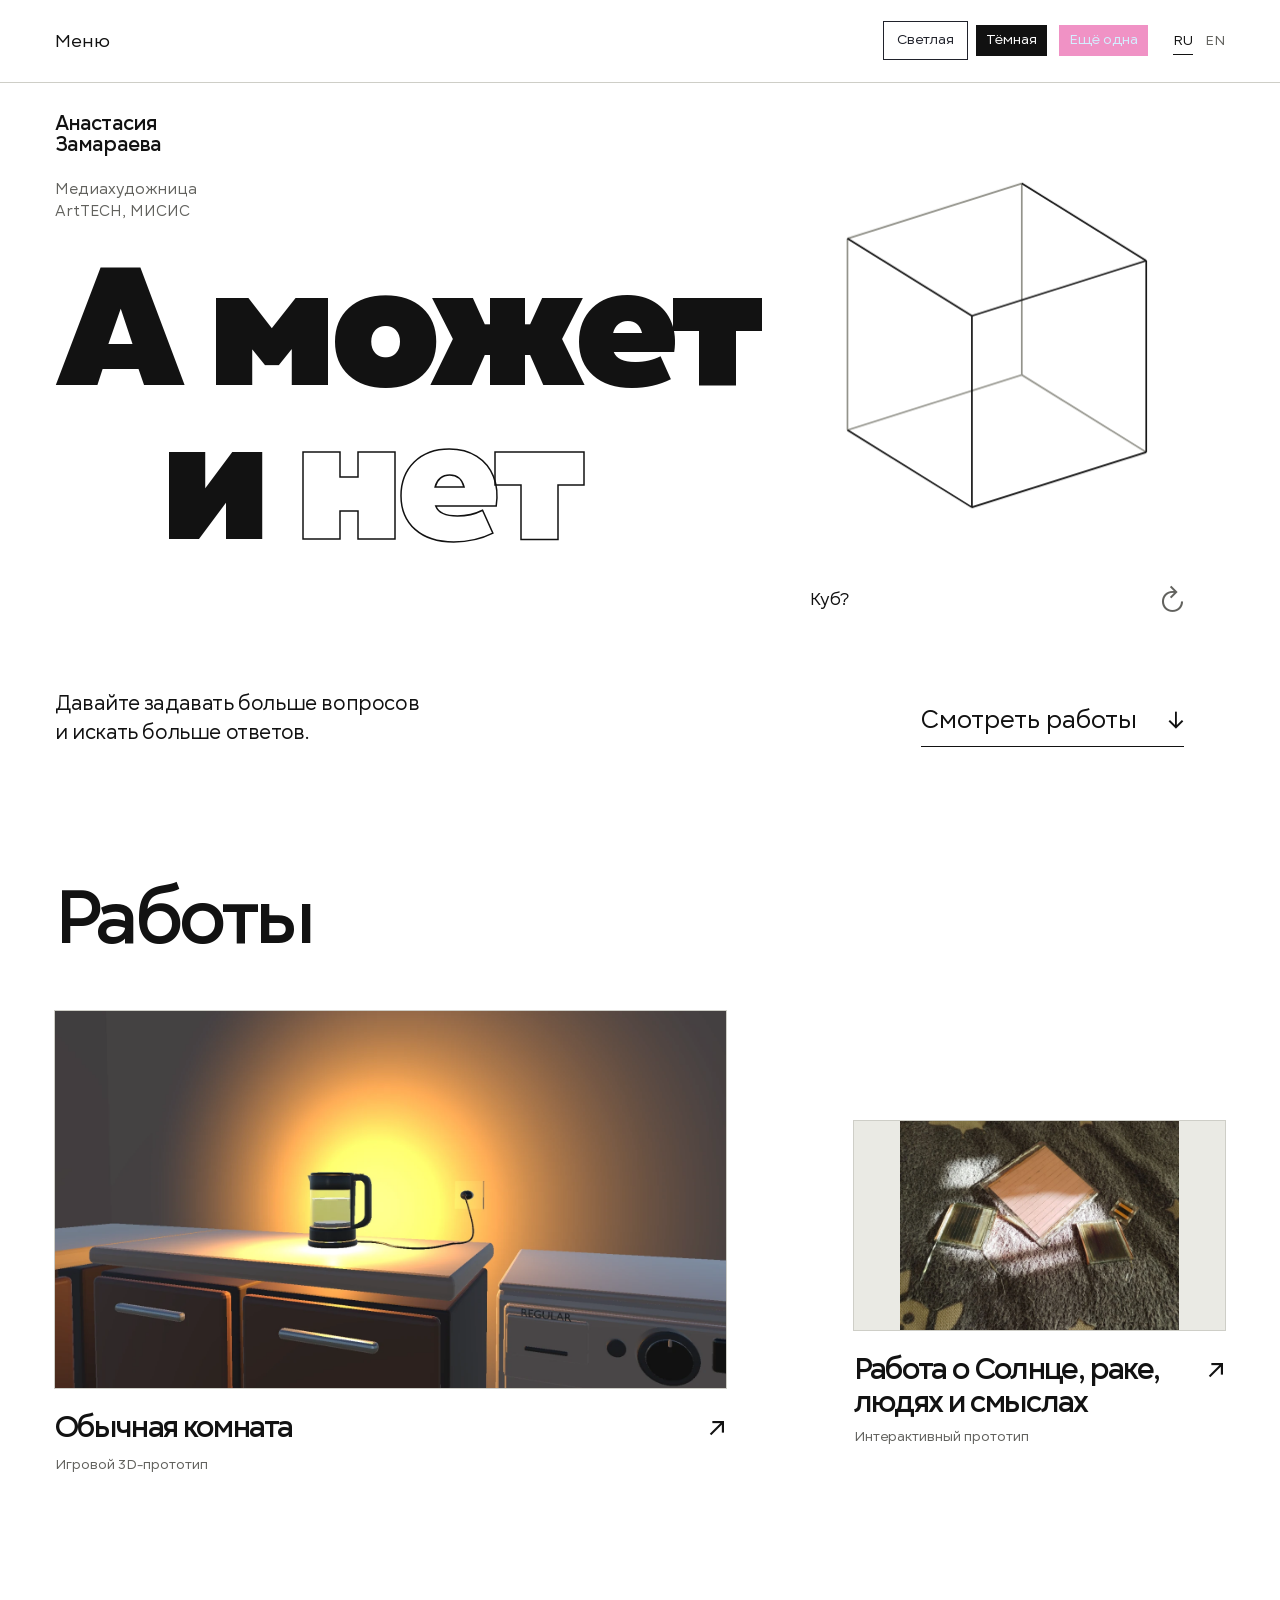
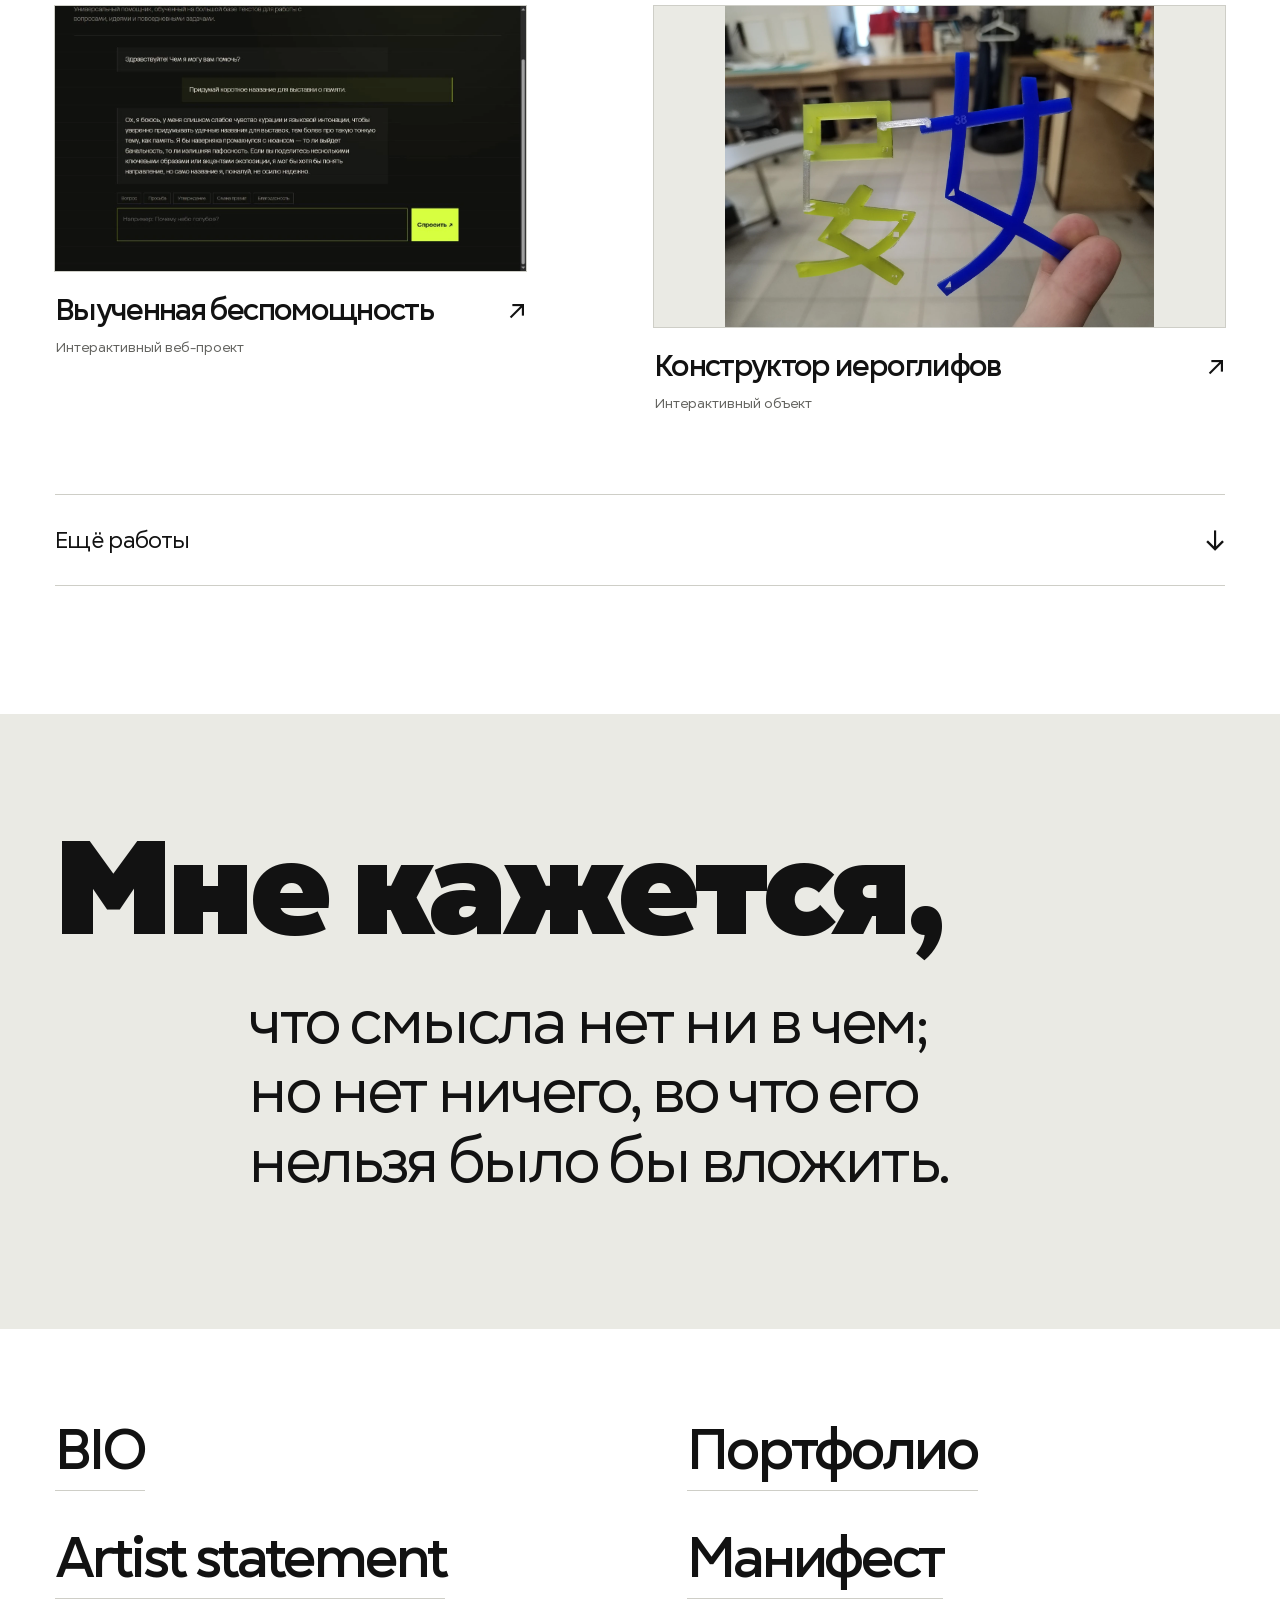
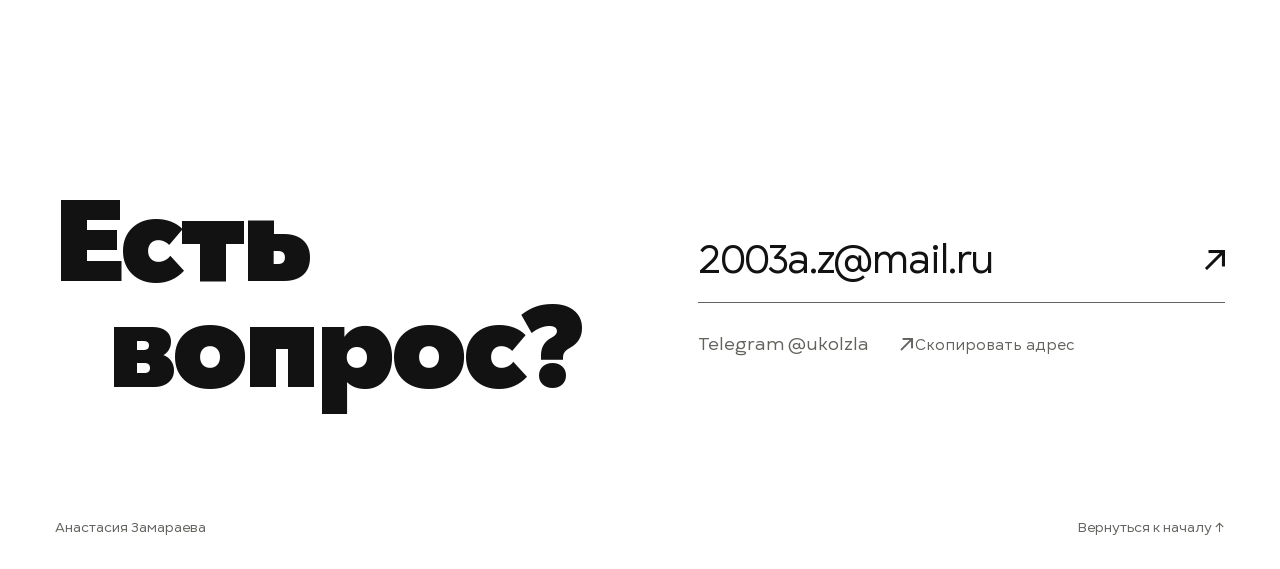
<file: index.html>
<!doctype html>
<html lang="ru">
<head>
  <meta charset="utf-8">
  <meta name="viewport" content="width=device-width,initial-scale=1">
  <meta name="theme-color" content="#ffffff">
  <meta name="description" data-i18n-content="description" content="Анастасия Замараева — медиахудожница, ArtTECH МИСИС. Проекты о языке, восприятии и правилах, которые мы принимаем за данность.">
  <meta property="og:title" data-i18n-content="ogTitle" content="Анастасия Замараева — а может и нет">
  <meta property="og:description" data-i18n-content="ogDescription" content="Я хочу задавать больше вопросов и искать больше ответов. Работы и манифест.">
  <meta property="og:type" content="website">
  <meta property="og:image" content="/assets/portfolio/characters-in-hand.webp">
  <link rel="icon" href="/favicon.svg" type="image/svg+xml">
  <link rel="preload" href="/fonts/Gogh-Black.woff2" as="font" type="font/woff2" crossorigin>
  <script>
    // Apply the stored theme before CSS paints; both language and theme stay independently selectable.
    {
      const page = location.pathname.split('/').pop().replace(/\.html$/, '');
      document.documentElement.dataset.page = ['bio','portfolio','statement','manifesto','cv','contacts'].includes(page) ? page : 'home';
      const query = new URLSearchParams(location.search).get('theme');
      let saved;
      try { saved = localStorage.getItem('portfolio-theme'); } catch { /* Storage is optional. */ }
      const themes = ['light','dark','playful'];
      document.documentElement.dataset.theme = themes.includes(query) ? query : themes.includes(saved) ? saved : 'light';
    }
  </script>
  <link rel="stylesheet" href="/src/styles.css">
  <link rel="stylesheet" href="/src/navigation.css">
  <link rel="stylesheet" href="/src/playful.css">
  <link rel="stylesheet" href="/src/playful-glyphs.css">
  <link rel="stylesheet" href="/src/exhibits.css">
  <link rel="stylesheet" href="/src/exhibits/ergo.css">
  <link rel="stylesheet" href="/src/exhibits/casino.css">
  <link rel="stylesheet" href="/src/exhibits/helplessness.css">
  <link rel="stylesheet" href="/src/exhibits/improvement.css">
  <link rel="stylesheet" href="/src/exhibits/derivatology.css">
  <link rel="stylesheet" href="/src/exhibits/feed-panels.css">
  <link rel="stylesheet" href="/src/exhibits/wave.css">
  <link rel="stylesheet" href="/src/exhibits/communication.css">
  <link rel="stylesheet" href="/src/exhibits/fragmentary.css">
  <link rel="stylesheet" href="/src/exhibits/worldview.css">
  <link rel="stylesheet" href="/src/exhibits/character-workbench.css">
  <link rel="stylesheet" href="/src/exhibits/paradigm-autumn.css">
  <link rel="stylesheet" href="/src/exhibits/beach-protection.css">
  <link rel="stylesheet" href="/src/exhibits/butterfly-landscape.css">
  <title>Анастасия Замараева — медиахудожница</title>
</head>
<body>
  <a class="skip-link" href="#main" data-i18n="skipMain">К содержимому</a>
  <div class="side-menu" data-open="false">
    <button id="menu-backdrop" type="button" tabindex="-1" hidden aria-label="Закрыть меню" data-i18n-aria="menuClose"></button>
    <aside id="side-panel" class="side-panel" inert aria-hidden="true" aria-label="Меню сайта" data-i18n-aria="menuLabel">
      <button id="menu-close" class="side-panel-top" type="button" aria-label="Закрыть меню" data-i18n-aria="menuClose"><span data-i18n="menuOpen">Меню</span><span class="menu-cross" aria-hidden="true"></span></button>
      <nav class="side-nav" aria-label="Страницы сайта" data-i18n-aria="pageLinksLabel">
        <a href="/" data-page-link="home" data-i18n="pageHome">Главная</a>
        <a href="/bio.html" data-page-link="bio" data-i18n="pageBio">BIO</a>
        <a href="/portfolio.html" data-page-link="portfolio" data-i18n="pagePortfolio">Портфолио</a>
        <a href="/statement.html" data-page-link="statement" data-i18n="pageStatement">Artist statement</a>
        <a href="/manifesto.html" data-page-link="manifesto" data-i18n="pageManifesto">Манифест</a>
        <a href="/cv.html" data-page-link="cv" data-i18n="pageCv">CV</a>
        <a href="/contacts.html" data-page-link="contacts" data-i18n="pageContacts">Контакты</a>
      </nav>
      <div class="side-preferences"><div class="theme-switch" role="group" aria-label="Тема оформления" data-i18n-aria="themeLabel"><button type="button" data-theme-choice="light" aria-pressed="true" data-i18n="themeLight">Светлая</button><button type="button" data-theme-choice="dark" aria-pressed="false" data-i18n="themeDark">Тёмная</button><button type="button" data-theme-choice="playful" aria-pressed="false" data-i18n="themePlayful">Ещё одна</button></div><div class="language-switch" role="group" aria-label="Язык сайта" data-i18n-aria="languageLabel"><button type="button" data-language="ru" lang="ru" aria-pressed="true">RU</button><button type="button" data-language="en" lang="en" aria-pressed="false">EN</button></div></div>
    </aside>
  </div>
  <header class="site-header" id="top">
    <button id="menu-toggle" type="button" aria-expanded="false" aria-controls="side-panel" data-i18n="menuOpen">Меню</button>
    <div class="site-controls"><div class="theme-switch" role="group" aria-label="Тема оформления" data-i18n-aria="themeLabel"><button type="button" data-theme-choice="light" aria-pressed="true" data-i18n="themeLight">Светлая</button><button type="button" data-theme-choice="dark" aria-pressed="false" data-i18n="themeDark">Тёмная</button><button type="button" data-theme-choice="playful" aria-pressed="false" data-i18n="themePlayful">Ещё одна</button></div><div class="language-switch" role="group" aria-label="Язык сайта" data-i18n-aria="languageLabel"><button type="button" data-language="ru" lang="ru" aria-pressed="true">RU</button><button type="button" data-language="en" lang="en" aria-pressed="false">EN</button></div></div>
  </header>
  <main id="main" tabindex="-1">
    <section class="hero" aria-labelledby="hero-title">
      <div class="hero-identity"><a class="wordmark" href="/" data-page-link="home" data-i18n="name">Анастасия<br>Замараева</a><p class="artist-line" data-i18n="artistLine">Медиахудожница<br>ArtTECH, МИСИС</p></div>
      <h1 id="hero-title" data-i18n="heroTitle"><span>А может</span><span class="title-second">и <span class="title-doubt">нет</span></span></h1>
      <div class="playful-typing" aria-hidden="true"><div class="typing-name"></div><div class="typing-context"><div class="typing-role"></div><div class="typing-school"></div></div><div class="typing-title"></div></div>
      <figure class="cube-study">
<canvas data-i18n="cubeFallback" id="cube" width="700" height="700" aria-label="Рисунок куба. Перетаскивайте его или нажмите стрелку, чтобы повернуть." data-i18n-aria="cubeLabel">Рисунок куба: объёмная фигура на плоском экране.</canvas>
        <figcaption><span id="cube-reading" aria-live="polite" data-i18n="cubeInitial">Куб?</span><button id="change-view" class="view-button" aria-label="Повернуть куб" data-i18n-aria="rotateCube" type="button" data-i18n="changeView"><span aria-hidden="true">↻</span></button></figcaption>
      </figure>
      <div class="hero-bottom"><p class="classic-hero-quote" data-i18n="heroQuote">Давайте задавать больше вопросов<br>и искать больше ответов.</p><p class="playful-hero-quote" data-i18n="playfulQuote">У вас будут вопросы,<br>ответы – не знаю</p><a href="#works" class="text-link hero-works-link" data-i18n="viewWorks"><span class="works-cta-label">Смотреть работы</span> <span aria-hidden="true">↓</span></a></div>
    </section>
    <section id="portfolio-intro" aria-labelledby="page-portfolio-title">
      <h1 class="page-heading" id="page-portfolio-title" tabindex="-1" data-i18n="pagePortfolio">Портфолио</h1>
      <div class="portfolio-pdf"><a class="text-link" href="/downloads/anastasia-zamaraeva-portfolio-ru.pdf" data-document-file="portfolio" target="_blank" rel="noopener" data-i18n="openPortfolioPdf">Открыть портфолио PDF</a><a class="text-link" href="/downloads/anastasia-zamaraeva-portfolio-ru.pdf" data-document-file="portfolio" download="Anastasia_Zamaraeva_Portfolio.pdf" data-i18n="downloadPortfolioPdf">Скачать PDF</a></div>
    </section>
    <section class="works section-pad" id="works" aria-labelledby="works-title">
      <div class="works-heading"><h2 id="works-title" tabindex="-1" data-i18n="works">Работы</h2></div>
      <div id="project-grid" class="project-grid"></div>
      <p id="result-count" class="visually-hidden" role="status"></p>
      <button id="archive-toggle" class="archive-button" type="button" aria-expanded="false" aria-controls="project-grid" data-i18n="more">Ещё работы <span aria-hidden="true">↓</span></button>
      <noscript><p>Для открытия каталога включите JavaScript. Для связи: <a href="mailto:2003a.z@mail.ru">2003a.z@mail.ru</a>.</p></noscript>
    </section>
    <section class="home-quote section-pad about" id="about" aria-labelledby="home-quote-title">
      <h2 id="home-quote-title" data-i18n="aboutHeading">Мне кажется,</h2>
      <blockquote class="manifesto-lead" data-i18n="lead">что смысла нет ни в чем;<br>но нет ничего, во что его<br>нельзя было бы вложить.</blockquote>
    </section>
    <nav class="home-links section-pad" aria-label="Материалы об авторе" data-i18n-aria="pageLinksLabel">
      <a href="/bio.html" data-page-link="bio" data-i18n="pageBio">BIO</a>
      <a href="/portfolio.html" data-page-link="portfolio" data-i18n="pagePortfolio">Портфолио</a>
      <a href="/statement.html" data-page-link="statement" data-i18n="pageStatement">Artist statement</a>
      <a href="/manifesto.html" data-page-link="manifesto" data-i18n="pageManifesto">Манифест</a>
    </nav>
    <section class="text-page section-pad" id="page-bio" aria-labelledby="page-bio-title">
      <h1 class="page-heading" id="page-bio-title" tabindex="-1" data-i18n="pageBio">BIO</h1>
      <div class="reading-copy biography"><h2 data-i18n="authorName">Анастасия Замараева</h2><p data-i18n="bio1">Анастасия Замараева работает в области технологического искусства. Ее интересуют концепции контекста и сознания, которые она рассматривает с точки зрения языка, коммуникации и восприятия в целом.</p><p data-i18n="bio2">Предлагает зрителю интерактивные проекты, где он получает возможность исследовать эти темы через собственные действия. Рассуждает о сути и границах интерактивности. Экспериментирует с разными инструментами: 3D-моделированием, языковыми моделями, электроникой и другими. Окончила бакалавриат КемГУ по направлению «Лингвистика», профиль «Теория и практика межкультурной коммуникации». На данный момент обучается на программе ArtTECH в НИТУ МИСИС. Живет и работает в Москве.</p><p class="education" data-i18n="education">НИТУ МИСИС, ArtTECH — с 2025<br>КемГУ, лингвистика — диплом с отличием, 2025<br>КемГУ, переподготовка «Создание сайтов на HTML и CSS» — 2025</p></div>
    </section>
    <section class="text-page section-pad" id="page-statement" aria-labelledby="page-statement-title">
      <h1 class="page-heading" id="page-statement-title" tabindex="-1" data-i18n="pageStatement">Artist statement</h1>
      <div class="reading-copy" data-i18n="statementText"><p>Мне кажется, мы часто перестаем задумываться о контексте, постоянно находясь внутри него. Что-то уже кажется само собой разумеющимся, но что оно вообще такое само из себя, чтобы разуметься? Меня интересует, как контекст формирует наш мир и восприятие. Например, может ли человек не быть антропоцентричным? Не в смысле того, должен ли он преодолевать антропоцентризм, а в смысле самой возможности выйти за пределы человеческой перспективы.</p><p>Рассуждать об этом очень помогает язык. Во-первых, потому что рассуждать без языка довольно проблематично, а во-вторых, потому что язык – это, можно сказать, некая длинная и немного запутанная, но раскрывающая многое инструкция к современному человеку.</p><p>Размышляя об особенностях восприятия, я часто создаю интерактивные работы. Мне нравится учитывать, с каким опытом и ожиданиями человек приходит к работе, и играть с ними во время взаимодействия. Ну а в идеале – дарить положительные эмоции.</p><p>Я экспериментирую с технологиями, насколько у меня выходит: 3D, нейросети, электроника и т.д. и т.п. Иногда идея приводит меня к инструменту, иногда инструмент подсказывает, о чем хочется сказать. Мне нравится строить неожиданные связи и разбираться, что именно делает их неожиданными.</p></div>
    </section>
    <section class="text-page section-pad" id="page-manifesto" aria-labelledby="page-manifesto-title">
      <h1 class="page-heading" id="page-manifesto-title" tabindex="-1" data-i18n="pageManifesto">Манифест</h1>
      <div class="reading-copy" data-i18n="manifestoText">
          <p>Мне кажется, что смысла нет ни в чем; но нет ничего, во что его нельзя было бы вложить.</p>
          <p>Я готова отчаянно защищать свои убеждения, но это не значит, что я не готова переубеждаться.</p>
          <p>Мне кажется, что абсолютной истины не существует; и поэтому, однозначного ответа нет ни на один вопрос. Но это не значит, что не нужно задавать вопросы. Наоборот, следует задавать больше вопросов, чтобы находить больше разных ответов и новых вопросов.</p>
          <p>Если я посмотрю на рисунок куба на обычном листе бумаги – я могу сказать, что это куб. И это будет правильно. Но это ведь противоречит определению куба, ведь он – трехмерная фигура. Но и рисунок на бумаге не двухмерный, ведь мы в трехмерной реальности. Но несмотря даже на существующую трёхмерность, это всё ещё не куб по геометрическому определению. Но я чётко вижу куб на рисунке, его условное обозначение.</p>
          <p>Мне кажется, что всё в мире – условность; это позволяет найти больше ответов на один вопрос, чем мы ставим себе задачу найти.</p>
          <p>Я хочу задавать больше вопросов и искать больше ответов.</p>
          <p>Я не ставлю, в традиционном смысле, под сомнение науку, я верю науке. Но, я считаю, что можно верить в одно, и искать другое, это не противоречие.</p>
          <p>Наука на протяжении истории не раз опровергала то, что сама перед этим доказывала. Это нормально.</p>
          <p>Вопрос – это движущая сила человечества, ответ – передышка в пути.</p>
          <p>Мы не знаем откуда и куда идем, и я не знаю, найдём ли мы ответы на это. А поэтому, наверное, стоит двигаться.</p>
          <p>А может и нет,<br>и это еще один вопрос</p>
        </div>
    </section>
    <section class="text-page section-pad" id="page-cv" aria-labelledby="page-cv-title"><h1 class="page-heading" id="page-cv-title" tabindex="-1" data-i18n="pageCv">CV</h1><div id="cv-content" class="reading-copy">
    <h2>Анастасия Замараева</h2>
    <p>Автор, креатор<br>Москва, Россия<br><a href="mailto:2003a.z@mail.ru">2003a.z@mail.ru</a></p>
    <h2>Избранные проекты</h2>
    <p>Индивидуальные проекты, созданные на программе ArtTECH в НИТУ МИСИС.</p>
    <h3>Обычная комната (2026)</h3><p>Игровой 3D-прототип, в котором пользователю предлагается адаптироваться к изменённым функциям предметов быта. Возвращение объектов к их классической роли в финале вызывает у игрока когнитивный конфликт. Проживание этого опыта позволяет проследить, как формируются ожидания.</p>
<h3>Работа о Солнце, раке, людях и смыслах (2026)</h3><p>Интерактивный прототип с солнечной панелью, освещение которой управляет читаемостью текста. Через эту механику раскрывается тема воздействия солнечного излучения на организм человека.</p>
<h3>Выученная беспомощность (2026)</h3><p>Интерактивный веб-проект об ожиданиях от ИИ и доверии к диалоговому интерфейсу. Языковая модель намеренно уклоняется от ответов на запросы пользователя.</p>
<h3>Конструктор иероглифов (2026)</h3><p>Интерактивный объект для сборки китайских иероглифов из отдельных элементов. Работа исследует, как возможность действовать внутри незнакомой знаковой системы меняет её восприятие.</p>
<h3>Фрагментарное восприятие (2025)</h3><p>Музыкальная композиция на основе игры слов, в которой интерпретация услышанного зависит от контекста и предшествующего опыта слушателя.</p>
    <h2>Образование</h2>
    <p>2025 – настоящее время. НИТУ МИСИС. Магистратура, программа ArtTECH.</p>
<p>2025. КемГУ. Бакалавриат с отличием. Лингвистика, профиль «Теория и практика межкультурной коммуникации».</p>
<p>2025. КемГУ. Профессиональная переподготовка, программа «Создание сайтов на HTML и CSS», квалификация «Разработчик web и мультимедийных приложений».</p>
    <h2>Инструменты и навыки</h2>
    <p>3D-моделирование в Blender и Rhino, доработка моделей и подготовка файлов для производства.</p>
<p>Лазерная резка, пайка электронных компонентов.</p>
<p>Базовое владение TouchDesigner.</p>
    <h2>Языки</h2>
    <p>Русский – родной</p>
<p>Английский – свободный</p>
  </div></section>
    <section id="document-footer" class="document-footer section-pad" aria-label="Документы" data-i18n-aria="documentsLabel">
      <a id="document-download" class="text-link" href="/downloads/anastasia-zamaraeva-bio-ru.pdf" download>Скачать BIO (PDF, RU)</a>
      <nav class="document-links" aria-label="Другие документы" data-i18n-aria="otherDocuments">
        <a href="/bio.html" data-page-link="bio" data-i18n="pageBio">BIO</a>
        <a href="/statement.html" data-page-link="statement" data-i18n="pageStatement">Artist statement</a>
        <a href="/cv.html" data-page-link="cv" data-i18n="pageCv">CV</a>
        <a href="/portfolio.html" data-page-link="portfolio" data-i18n="pagePortfolio">Портфолио</a>
        <a href="/manifesto.html" data-page-link="manifesto" data-i18n="pageManifesto">Манифест</a>
      </nav>
    </section>
    <section class="text-page section-pad" id="page-contacts" aria-labelledby="page-contacts-title"><h1 class="page-heading" id="page-contacts-title" tabindex="-1" data-i18n="pageContacts">Контакты</h1></section>
    <section class="contact section-pad" id="contact" aria-labelledby="contact-title"><h2 id="contact-title" data-i18n="contactHeading">Есть<br><span>вопрос?</span></h2><div class="contact-actions"><a class="email-link" href="mailto:2003a.z@mail.ru">2003a.z@mail.ru <span aria-hidden="true">↗</span></a><a class="telegram-link text-link" href="https://t.me/ukolzla" target="_blank" rel="noopener">Telegram @ukolzla <span aria-hidden="true">↗</span></a><button id="copy-email" class="text-link" type="button" data-i18n="copyEmail">Скопировать адрес</button><p id="copy-status" role="status"></p></div></section>
  </main>
  <footer class="site-footer"><span data-i18n="footerName">Анастасия Замараева</span><a href="#top" data-i18n="backTop">Вернуться к началу ↑</a></footer>
  <dialog id="project-dialog" aria-labelledby="dialog-title"><div class="dialog-toolbar"><span data-i18n="dialogWorks">Работы</span><div class="dialog-controls"><div class="theme-switch" role="group" aria-label="Тема оформления" data-i18n-aria="themeLabel"><button type="button" data-theme-choice="light" aria-pressed="true" data-i18n="themeLight">Светлая</button><button type="button" data-theme-choice="dark" aria-pressed="false" data-i18n="themeDark">Тёмная</button><button type="button" data-theme-choice="playful" aria-pressed="false" data-i18n="themePlayful">Ещё одна</button></div><div class="language-switch" role="group" aria-label="Язык сайта" data-i18n-aria="languageLabel"><button type="button" data-language="ru" lang="ru" aria-pressed="true">RU</button><button type="button" data-language="en" lang="en" aria-pressed="false">EN</button></div></div><button id="close-dialog" type="button" data-i18n="close">Закрыть <span aria-hidden="true">×</span></button></div><div id="dialog-content"></div></dialog>
  <script type="module" src="/src/main.js"></script>
</body>
</html>
</file>
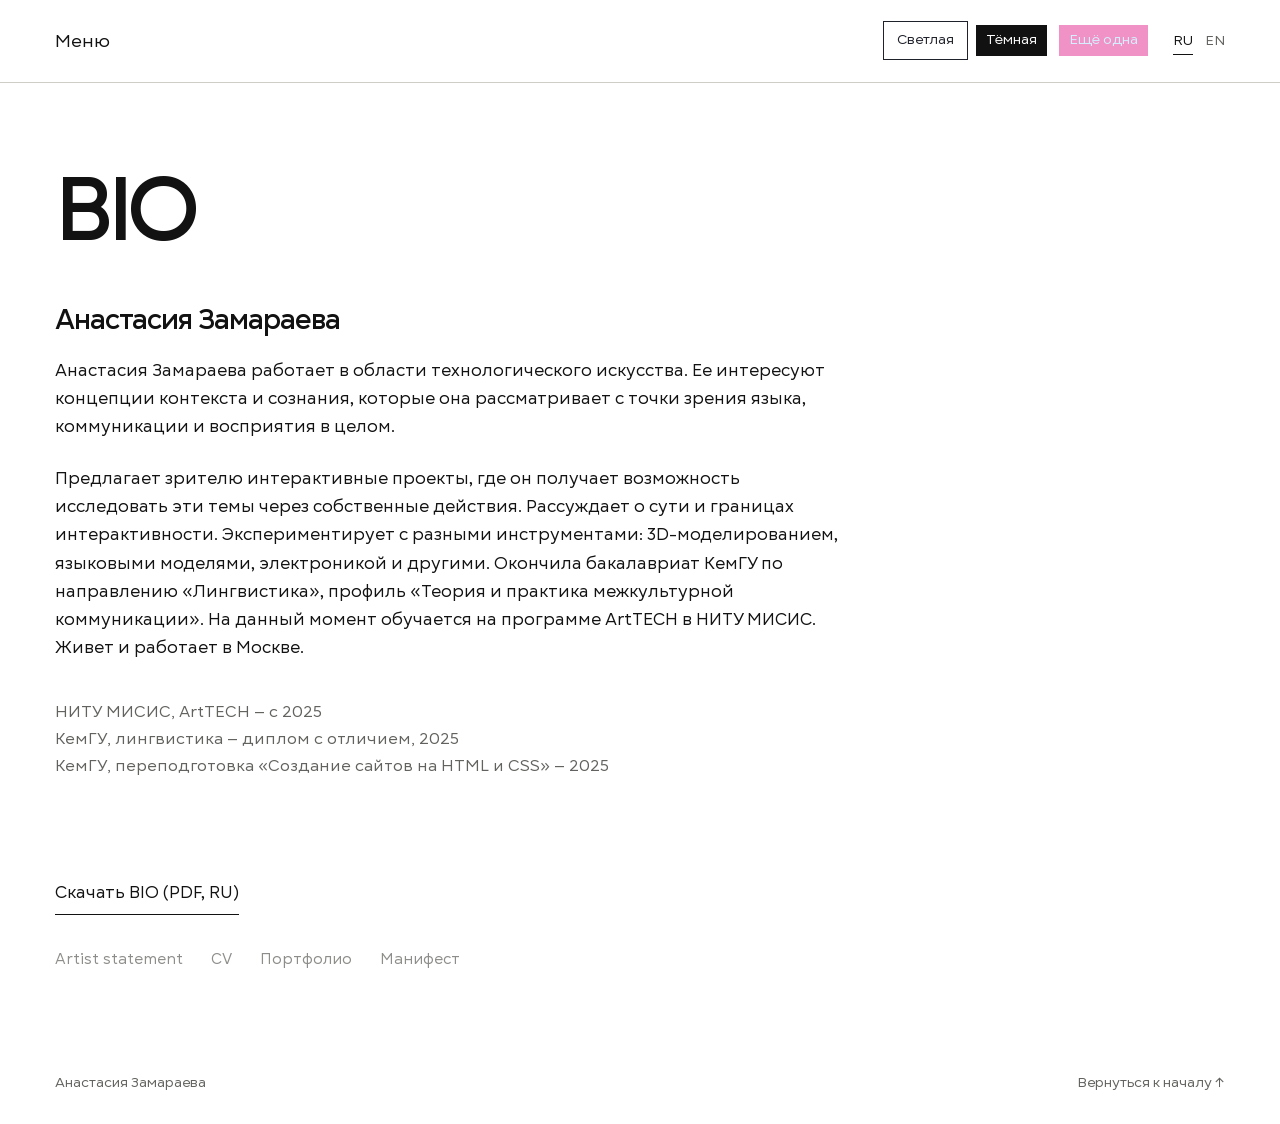
<file: bio.html>
<!doctype html>
<html lang="ru" data-page="bio">
<head>
  <meta charset="utf-8">
  <meta name="viewport" content="width=device-width,initial-scale=1">
  <meta name="theme-color" content="#ffffff">
  <meta name="description" data-i18n-content="description" content="Анастасия Замараева — медиахудожница, ArtTECH МИСИС. Проекты о языке, восприятии и правилах, которые мы принимаем за данность.">
  <meta property="og:title" data-i18n-content="ogTitle" content="Анастасия Замараева — а может и нет">
  <meta property="og:description" data-i18n-content="ogDescription" content="Я хочу задавать больше вопросов и искать больше ответов. Работы и манифест.">
  <meta property="og:type" content="website">
  <meta property="og:image" content="/assets/portfolio/characters-in-hand.webp">
  <link rel="icon" href="/favicon.svg" type="image/svg+xml">
  <link rel="preload" href="/fonts/Gogh-Black.woff2" as="font" type="font/woff2" crossorigin>
  <script>
    // Apply the stored theme before CSS paints; both language and theme stay independently selectable.
    {
      const page = location.pathname.split('/').pop().replace(/\.html$/, '');
      document.documentElement.dataset.page = ['bio','portfolio','statement','manifesto','cv','contacts'].includes(page) ? page : 'home';
      const query = new URLSearchParams(location.search).get('theme');
      let saved;
      try { saved = localStorage.getItem('portfolio-theme'); } catch { /* Storage is optional. */ }
      const themes = ['light','dark','playful'];
      document.documentElement.dataset.theme = themes.includes(query) ? query : themes.includes(saved) ? saved : 'light';
    }
  </script>
  <link rel="stylesheet" href="/src/styles.css">
  <link rel="stylesheet" href="/src/navigation.css">
  <link rel="stylesheet" href="/src/playful.css">
  <link rel="stylesheet" href="/src/playful-glyphs.css">
  <link rel="stylesheet" href="/src/exhibits.css">
  <link rel="stylesheet" href="/src/exhibits/ergo.css">
  <link rel="stylesheet" href="/src/exhibits/casino.css">
  <link rel="stylesheet" href="/src/exhibits/helplessness.css">
  <link rel="stylesheet" href="/src/exhibits/improvement.css">
  <link rel="stylesheet" href="/src/exhibits/derivatology.css">
  <link rel="stylesheet" href="/src/exhibits/feed-panels.css">
  <link rel="stylesheet" href="/src/exhibits/wave.css">
  <link rel="stylesheet" href="/src/exhibits/communication.css">
  <link rel="stylesheet" href="/src/exhibits/fragmentary.css">
  <link rel="stylesheet" href="/src/exhibits/worldview.css">
  <link rel="stylesheet" href="/src/exhibits/character-workbench.css">
  <link rel="stylesheet" href="/src/exhibits/paradigm-autumn.css">
  <link rel="stylesheet" href="/src/exhibits/beach-protection.css">
  <link rel="stylesheet" href="/src/exhibits/butterfly-landscape.css">
  <title>BIO — Анастасия Замараева</title>
</head>
<body>
  <a class="skip-link" href="#main" data-i18n="skipMain">К содержимому</a>
  <div class="side-menu" data-open="false">
    <button id="menu-backdrop" type="button" tabindex="-1" hidden aria-label="Закрыть меню" data-i18n-aria="menuClose"></button>
    <aside id="side-panel" class="side-panel" inert aria-hidden="true" aria-label="Меню сайта" data-i18n-aria="menuLabel">
      <button id="menu-close" class="side-panel-top" type="button" aria-label="Закрыть меню" data-i18n-aria="menuClose"><span data-i18n="menuOpen">Меню</span><span class="menu-cross" aria-hidden="true"></span></button>
      <nav class="side-nav" aria-label="Страницы сайта" data-i18n-aria="pageLinksLabel">
        <a href="/" data-page-link="home" data-i18n="pageHome">Главная</a>
        <a href="/bio.html" data-page-link="bio" data-i18n="pageBio">BIO</a>
        <a href="/portfolio.html" data-page-link="portfolio" data-i18n="pagePortfolio">Портфолио</a>
        <a href="/statement.html" data-page-link="statement" data-i18n="pageStatement">Artist statement</a>
        <a href="/manifesto.html" data-page-link="manifesto" data-i18n="pageManifesto">Манифест</a>
        <a href="/cv.html" data-page-link="cv" data-i18n="pageCv">CV</a>
        <a href="/contacts.html" data-page-link="contacts" data-i18n="pageContacts">Контакты</a>
      </nav>
      <div class="side-preferences"><div class="theme-switch" role="group" aria-label="Тема оформления" data-i18n-aria="themeLabel"><button type="button" data-theme-choice="light" aria-pressed="true" data-i18n="themeLight">Светлая</button><button type="button" data-theme-choice="dark" aria-pressed="false" data-i18n="themeDark">Тёмная</button><button type="button" data-theme-choice="playful" aria-pressed="false" data-i18n="themePlayful">Ещё одна</button></div><div class="language-switch" role="group" aria-label="Язык сайта" data-i18n-aria="languageLabel"><button type="button" data-language="ru" lang="ru" aria-pressed="true">RU</button><button type="button" data-language="en" lang="en" aria-pressed="false">EN</button></div></div>
    </aside>
  </div>
  <header class="site-header" id="top">
    <button id="menu-toggle" type="button" aria-expanded="false" aria-controls="side-panel" data-i18n="menuOpen">Меню</button>
    <div class="site-controls"><div class="theme-switch" role="group" aria-label="Тема оформления" data-i18n-aria="themeLabel"><button type="button" data-theme-choice="light" aria-pressed="true" data-i18n="themeLight">Светлая</button><button type="button" data-theme-choice="dark" aria-pressed="false" data-i18n="themeDark">Тёмная</button><button type="button" data-theme-choice="playful" aria-pressed="false" data-i18n="themePlayful">Ещё одна</button></div><div class="language-switch" role="group" aria-label="Язык сайта" data-i18n-aria="languageLabel"><button type="button" data-language="ru" lang="ru" aria-pressed="true">RU</button><button type="button" data-language="en" lang="en" aria-pressed="false">EN</button></div></div>
  </header>
  <main id="main" tabindex="-1">
    <section class="hero" aria-labelledby="hero-title">
      <div class="hero-identity"><a class="wordmark" href="/" data-page-link="home" data-i18n="name">Анастасия<br>Замараева</a><p class="artist-line" data-i18n="artistLine">Медиахудожница<br>ArtTECH, МИСИС</p></div>
      <h1 id="hero-title" data-i18n="heroTitle"><span>А может</span><span class="title-second">и <span class="title-doubt">нет</span></span></h1>
      <div class="playful-typing" aria-hidden="true"><div class="typing-name"></div><div class="typing-context"><div class="typing-role"></div><div class="typing-school"></div></div><div class="typing-title"></div></div>
      <figure class="cube-study">
<canvas data-i18n="cubeFallback" id="cube" width="700" height="700" aria-label="Рисунок куба. Перетаскивайте его или нажмите стрелку, чтобы повернуть." data-i18n-aria="cubeLabel">Рисунок куба: объёмная фигура на плоском экране.</canvas>
        <figcaption><span id="cube-reading" aria-live="polite" data-i18n="cubeInitial">Куб?</span><button id="change-view" class="view-button" aria-label="Повернуть куб" data-i18n-aria="rotateCube" type="button" data-i18n="changeView"><span aria-hidden="true">↻</span></button></figcaption>
      </figure>
      <div class="hero-bottom"><p class="classic-hero-quote" data-i18n="heroQuote">Давайте задавать больше вопросов<br>и искать больше ответов.</p><p class="playful-hero-quote" data-i18n="playfulQuote">У вас будут вопросы,<br>ответы – не знаю</p><a href="#works" class="text-link hero-works-link" data-i18n="viewWorks"><span class="works-cta-label">Смотреть работы</span> <span aria-hidden="true">↓</span></a></div>
    </section>
    <section id="portfolio-intro" aria-labelledby="page-portfolio-title">
      <h1 class="page-heading" id="page-portfolio-title" tabindex="-1" data-i18n="pagePortfolio">Портфолио</h1>
      <div class="portfolio-pdf"><a class="text-link" href="/downloads/anastasia-zamaraeva-portfolio-ru.pdf" data-document-file="portfolio" target="_blank" rel="noopener" data-i18n="openPortfolioPdf">Открыть портфолио PDF</a><a class="text-link" href="/downloads/anastasia-zamaraeva-portfolio-ru.pdf" data-document-file="portfolio" download="Anastasia_Zamaraeva_Portfolio.pdf" data-i18n="downloadPortfolioPdf">Скачать PDF</a></div>
    </section>
    <section class="works section-pad" id="works" aria-labelledby="works-title">
      <div class="works-heading"><h2 id="works-title" tabindex="-1" data-i18n="works">Работы</h2></div>
      <div id="project-grid" class="project-grid"></div>
      <p id="result-count" class="visually-hidden" role="status"></p>
      <button id="archive-toggle" class="archive-button" type="button" aria-expanded="false" aria-controls="project-grid" data-i18n="more">Ещё работы <span aria-hidden="true">↓</span></button>
      <noscript><p>Для открытия каталога включите JavaScript. Для связи: <a href="mailto:2003a.z@mail.ru">2003a.z@mail.ru</a>.</p></noscript>
    </section>
    <section class="home-quote section-pad about" id="about" aria-labelledby="home-quote-title">
      <h2 id="home-quote-title" data-i18n="aboutHeading">Мне кажется,</h2>
      <blockquote class="manifesto-lead" data-i18n="lead">что смысла нет ни в чем;<br>но нет ничего, во что его<br>нельзя было бы вложить.</blockquote>
    </section>
    <nav class="home-links section-pad" aria-label="Материалы об авторе" data-i18n-aria="pageLinksLabel">
      <a href="/bio.html" data-page-link="bio" data-i18n="pageBio">BIO</a>
      <a href="/portfolio.html" data-page-link="portfolio" data-i18n="pagePortfolio">Портфолио</a>
      <a href="/statement.html" data-page-link="statement" data-i18n="pageStatement">Artist statement</a>
      <a href="/manifesto.html" data-page-link="manifesto" data-i18n="pageManifesto">Манифест</a>
    </nav>
    <section class="text-page section-pad" id="page-bio" aria-labelledby="page-bio-title">
      <h1 class="page-heading" id="page-bio-title" tabindex="-1" data-i18n="pageBio">BIO</h1>
      <div class="reading-copy biography"><h2 data-i18n="authorName">Анастасия Замараева</h2><p data-i18n="bio1">Анастасия Замараева работает в области технологического искусства. Ее интересуют концепции контекста и сознания, которые она рассматривает с точки зрения языка, коммуникации и восприятия в целом.</p><p data-i18n="bio2">Предлагает зрителю интерактивные проекты, где он получает возможность исследовать эти темы через собственные действия. Рассуждает о сути и границах интерактивности. Экспериментирует с разными инструментами: 3D-моделированием, языковыми моделями, электроникой и другими. Окончила бакалавриат КемГУ по направлению «Лингвистика», профиль «Теория и практика межкультурной коммуникации». На данный момент обучается на программе ArtTECH в НИТУ МИСИС. Живет и работает в Москве.</p><p class="education" data-i18n="education">НИТУ МИСИС, ArtTECH — с 2025<br>КемГУ, лингвистика — диплом с отличием, 2025<br>КемГУ, переподготовка «Создание сайтов на HTML и CSS» — 2025</p></div>
    </section>
    <section class="text-page section-pad" id="page-statement" aria-labelledby="page-statement-title">
      <h1 class="page-heading" id="page-statement-title" tabindex="-1" data-i18n="pageStatement">Artist statement</h1>
      <div class="reading-copy" data-i18n="statementText"><p>Мне кажется, мы часто перестаем задумываться о контексте, постоянно находясь внутри него. Что-то уже кажется само собой разумеющимся, но что оно вообще такое само из себя, чтобы разуметься? Меня интересует, как контекст формирует наш мир и восприятие. Например, может ли человек не быть антропоцентричным? Не в смысле того, должен ли он преодолевать антропоцентризм, а в смысле самой возможности выйти за пределы человеческой перспективы.</p><p>Рассуждать об этом очень помогает язык. Во-первых, потому что рассуждать без языка довольно проблематично, а во-вторых, потому что язык – это, можно сказать, некая длинная и немного запутанная, но раскрывающая многое инструкция к современному человеку.</p><p>Размышляя об особенностях восприятия, я часто создаю интерактивные работы. Мне нравится учитывать, с каким опытом и ожиданиями человек приходит к работе, и играть с ними во время взаимодействия. Ну а в идеале – дарить положительные эмоции.</p><p>Я экспериментирую с технологиями, насколько у меня выходит: 3D, нейросети, электроника и т.д. и т.п. Иногда идея приводит меня к инструменту, иногда инструмент подсказывает, о чем хочется сказать. Мне нравится строить неожиданные связи и разбираться, что именно делает их неожиданными.</p></div>
    </section>
    <section class="text-page section-pad" id="page-manifesto" aria-labelledby="page-manifesto-title">
      <h1 class="page-heading" id="page-manifesto-title" tabindex="-1" data-i18n="pageManifesto">Манифест</h1>
      <div class="reading-copy" data-i18n="manifestoText">
          <p>Мне кажется, что смысла нет ни в чем; но нет ничего, во что его нельзя было бы вложить.</p>
          <p>Я готова отчаянно защищать свои убеждения, но это не значит, что я не готова переубеждаться.</p>
          <p>Мне кажется, что абсолютной истины не существует; и поэтому, однозначного ответа нет ни на один вопрос. Но это не значит, что не нужно задавать вопросы. Наоборот, следует задавать больше вопросов, чтобы находить больше разных ответов и новых вопросов.</p>
          <p>Если я посмотрю на рисунок куба на обычном листе бумаги – я могу сказать, что это куб. И это будет правильно. Но это ведь противоречит определению куба, ведь он – трехмерная фигура. Но и рисунок на бумаге не двухмерный, ведь мы в трехмерной реальности. Но несмотря даже на существующую трёхмерность, это всё ещё не куб по геометрическому определению. Но я чётко вижу куб на рисунке, его условное обозначение.</p>
          <p>Мне кажется, что всё в мире – условность; это позволяет найти больше ответов на один вопрос, чем мы ставим себе задачу найти.</p>
          <p>Я хочу задавать больше вопросов и искать больше ответов.</p>
          <p>Я не ставлю, в традиционном смысле, под сомнение науку, я верю науке. Но, я считаю, что можно верить в одно, и искать другое, это не противоречие.</p>
          <p>Наука на протяжении истории не раз опровергала то, что сама перед этим доказывала. Это нормально.</p>
          <p>Вопрос – это движущая сила человечества, ответ – передышка в пути.</p>
          <p>Мы не знаем откуда и куда идем, и я не знаю, найдём ли мы ответы на это. А поэтому, наверное, стоит двигаться.</p>
          <p>А может и нет,<br>и это еще один вопрос</p>
        </div>
    </section>
    <section class="text-page section-pad" id="page-cv" aria-labelledby="page-cv-title"><h1 class="page-heading" id="page-cv-title" tabindex="-1" data-i18n="pageCv">CV</h1><div id="cv-content" class="reading-copy">
    <h2>Анастасия Замараева</h2>
    <p>Автор, креатор<br>Москва, Россия<br><a href="mailto:2003a.z@mail.ru">2003a.z@mail.ru</a></p>
    <h2>Избранные проекты</h2>
    <p>Индивидуальные проекты, созданные на программе ArtTECH в НИТУ МИСИС.</p>
    <h3>Обычная комната (2026)</h3><p>Игровой 3D-прототип, в котором пользователю предлагается адаптироваться к изменённым функциям предметов быта. Возвращение объектов к их классической роли в финале вызывает у игрока когнитивный конфликт. Проживание этого опыта позволяет проследить, как формируются ожидания.</p>
<h3>Работа о Солнце, раке, людях и смыслах (2026)</h3><p>Интерактивный прототип с солнечной панелью, освещение которой управляет читаемостью текста. Через эту механику раскрывается тема воздействия солнечного излучения на организм человека.</p>
<h3>Выученная беспомощность (2026)</h3><p>Интерактивный веб-проект об ожиданиях от ИИ и доверии к диалоговому интерфейсу. Языковая модель намеренно уклоняется от ответов на запросы пользователя.</p>
<h3>Конструктор иероглифов (2026)</h3><p>Интерактивный объект для сборки китайских иероглифов из отдельных элементов. Работа исследует, как возможность действовать внутри незнакомой знаковой системы меняет её восприятие.</p>
<h3>Фрагментарное восприятие (2025)</h3><p>Музыкальная композиция на основе игры слов, в которой интерпретация услышанного зависит от контекста и предшествующего опыта слушателя.</p>
    <h2>Образование</h2>
    <p>2025 – настоящее время. НИТУ МИСИС. Магистратура, программа ArtTECH.</p>
<p>2025. КемГУ. Бакалавриат с отличием. Лингвистика, профиль «Теория и практика межкультурной коммуникации».</p>
<p>2025. КемГУ. Профессиональная переподготовка, программа «Создание сайтов на HTML и CSS», квалификация «Разработчик web и мультимедийных приложений».</p>
    <h2>Инструменты и навыки</h2>
    <p>3D-моделирование в Blender и Rhino, доработка моделей и подготовка файлов для производства.</p>
<p>Лазерная резка, пайка электронных компонентов.</p>
<p>Базовое владение TouchDesigner.</p>
    <h2>Языки</h2>
    <p>Русский – родной</p>
<p>Английский – свободный</p>
  </div></section>
    <section id="document-footer" class="document-footer section-pad" aria-label="Документы" data-i18n-aria="documentsLabel">
      <a id="document-download" class="text-link" href="/downloads/anastasia-zamaraeva-bio-ru.pdf" download>Скачать BIO (PDF, RU)</a>
      <nav class="document-links" aria-label="Другие документы" data-i18n-aria="otherDocuments">
        <a href="/bio.html" data-page-link="bio" data-i18n="pageBio">BIO</a>
        <a href="/statement.html" data-page-link="statement" data-i18n="pageStatement">Artist statement</a>
        <a href="/cv.html" data-page-link="cv" data-i18n="pageCv">CV</a>
        <a href="/portfolio.html" data-page-link="portfolio" data-i18n="pagePortfolio">Портфолио</a>
        <a href="/manifesto.html" data-page-link="manifesto" data-i18n="pageManifesto">Манифест</a>
      </nav>
    </section>
    <section class="text-page section-pad" id="page-contacts" aria-labelledby="page-contacts-title"><h1 class="page-heading" id="page-contacts-title" tabindex="-1" data-i18n="pageContacts">Контакты</h1></section>
    <section class="contact section-pad" id="contact" aria-labelledby="contact-title"><h2 id="contact-title" data-i18n="contactHeading">Есть<br><span>вопрос?</span></h2><div class="contact-actions"><a class="email-link" href="mailto:2003a.z@mail.ru">2003a.z@mail.ru <span aria-hidden="true">↗</span></a><a class="telegram-link text-link" href="https://t.me/ukolzla" target="_blank" rel="noopener">Telegram @ukolzla <span aria-hidden="true">↗</span></a><button id="copy-email" class="text-link" type="button" data-i18n="copyEmail">Скопировать адрес</button><p id="copy-status" role="status"></p></div></section>
  </main>
  <footer class="site-footer"><span data-i18n="footerName">Анастасия Замараева</span><a href="#top" data-i18n="backTop">Вернуться к началу ↑</a></footer>
  <dialog id="project-dialog" aria-labelledby="dialog-title"><div class="dialog-toolbar"><span data-i18n="dialogWorks">Работы</span><div class="dialog-controls"><div class="theme-switch" role="group" aria-label="Тема оформления" data-i18n-aria="themeLabel"><button type="button" data-theme-choice="light" aria-pressed="true" data-i18n="themeLight">Светлая</button><button type="button" data-theme-choice="dark" aria-pressed="false" data-i18n="themeDark">Тёмная</button><button type="button" data-theme-choice="playful" aria-pressed="false" data-i18n="themePlayful">Ещё одна</button></div><div class="language-switch" role="group" aria-label="Язык сайта" data-i18n-aria="languageLabel"><button type="button" data-language="ru" lang="ru" aria-pressed="true">RU</button><button type="button" data-language="en" lang="en" aria-pressed="false">EN</button></div></div><button id="close-dialog" type="button" data-i18n="close">Закрыть <span aria-hidden="true">×</span></button></div><div id="dialog-content"></div></dialog>
  <script type="module" src="/src/main.js"></script>
</body>
</html>
</file>
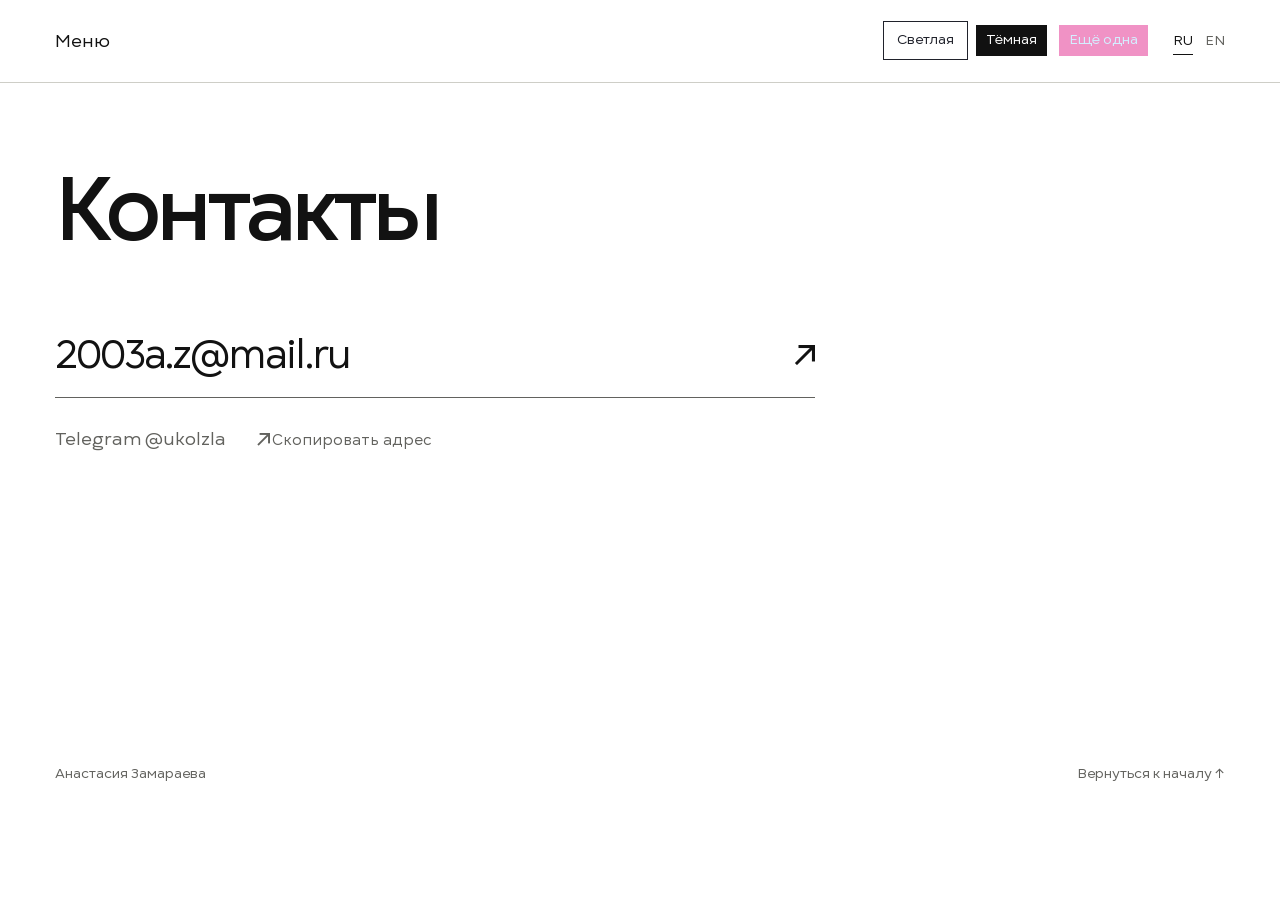
<file: contacts.html>
<!doctype html>
<html lang="ru" data-page="contacts">
<head>
  <meta charset="utf-8">
  <meta name="viewport" content="width=device-width,initial-scale=1">
  <meta name="theme-color" content="#ffffff">
  <meta name="description" data-i18n-content="description" content="Анастасия Замараева — медиахудожница, ArtTECH МИСИС. Проекты о языке, восприятии и правилах, которые мы принимаем за данность.">
  <meta property="og:title" data-i18n-content="ogTitle" content="Анастасия Замараева — а может и нет">
  <meta property="og:description" data-i18n-content="ogDescription" content="Я хочу задавать больше вопросов и искать больше ответов. Работы и манифест.">
  <meta property="og:type" content="website">
  <meta property="og:image" content="/assets/portfolio/characters-in-hand.webp">
  <link rel="icon" href="/favicon.svg" type="image/svg+xml">
  <link rel="preload" href="/fonts/Gogh-Black.woff2" as="font" type="font/woff2" crossorigin>
  <script>
    // Apply the stored theme before CSS paints; both language and theme stay independently selectable.
    {
      const page = location.pathname.split('/').pop().replace(/\.html$/, '');
      document.documentElement.dataset.page = ['bio','portfolio','statement','manifesto','cv','contacts'].includes(page) ? page : 'home';
      const query = new URLSearchParams(location.search).get('theme');
      let saved;
      try { saved = localStorage.getItem('portfolio-theme'); } catch { /* Storage is optional. */ }
      const themes = ['light','dark','playful'];
      document.documentElement.dataset.theme = themes.includes(query) ? query : themes.includes(saved) ? saved : 'light';
    }
  </script>
  <link rel="stylesheet" href="/src/styles.css">
  <link rel="stylesheet" href="/src/navigation.css">
  <link rel="stylesheet" href="/src/playful.css">
  <link rel="stylesheet" href="/src/playful-glyphs.css">
  <link rel="stylesheet" href="/src/exhibits.css">
  <link rel="stylesheet" href="/src/exhibits/ergo.css">
  <link rel="stylesheet" href="/src/exhibits/casino.css">
  <link rel="stylesheet" href="/src/exhibits/helplessness.css">
  <link rel="stylesheet" href="/src/exhibits/improvement.css">
  <link rel="stylesheet" href="/src/exhibits/derivatology.css">
  <link rel="stylesheet" href="/src/exhibits/feed-panels.css">
  <link rel="stylesheet" href="/src/exhibits/wave.css">
  <link rel="stylesheet" href="/src/exhibits/communication.css">
  <link rel="stylesheet" href="/src/exhibits/fragmentary.css">
  <link rel="stylesheet" href="/src/exhibits/worldview.css">
  <link rel="stylesheet" href="/src/exhibits/character-workbench.css">
  <link rel="stylesheet" href="/src/exhibits/paradigm-autumn.css">
  <link rel="stylesheet" href="/src/exhibits/beach-protection.css">
  <link rel="stylesheet" href="/src/exhibits/butterfly-landscape.css">
  <title>Контакты — Анастасия Замараева</title>
</head>
<body>
  <a class="skip-link" href="#main" data-i18n="skipMain">К содержимому</a>
  <div class="side-menu" data-open="false">
    <button id="menu-backdrop" type="button" tabindex="-1" hidden aria-label="Закрыть меню" data-i18n-aria="menuClose"></button>
    <aside id="side-panel" class="side-panel" inert aria-hidden="true" aria-label="Меню сайта" data-i18n-aria="menuLabel">
      <button id="menu-close" class="side-panel-top" type="button" aria-label="Закрыть меню" data-i18n-aria="menuClose"><span data-i18n="menuOpen">Меню</span><span class="menu-cross" aria-hidden="true"></span></button>
      <nav class="side-nav" aria-label="Страницы сайта" data-i18n-aria="pageLinksLabel">
        <a href="/" data-page-link="home" data-i18n="pageHome">Главная</a>
        <a href="/bio.html" data-page-link="bio" data-i18n="pageBio">BIO</a>
        <a href="/portfolio.html" data-page-link="portfolio" data-i18n="pagePortfolio">Портфолио</a>
        <a href="/statement.html" data-page-link="statement" data-i18n="pageStatement">Artist statement</a>
        <a href="/manifesto.html" data-page-link="manifesto" data-i18n="pageManifesto">Манифест</a>
        <a href="/cv.html" data-page-link="cv" data-i18n="pageCv">CV</a>
        <a href="/contacts.html" data-page-link="contacts" data-i18n="pageContacts">Контакты</a>
      </nav>
      <div class="side-preferences"><div class="theme-switch" role="group" aria-label="Тема оформления" data-i18n-aria="themeLabel"><button type="button" data-theme-choice="light" aria-pressed="true" data-i18n="themeLight">Светлая</button><button type="button" data-theme-choice="dark" aria-pressed="false" data-i18n="themeDark">Тёмная</button><button type="button" data-theme-choice="playful" aria-pressed="false" data-i18n="themePlayful">Ещё одна</button></div><div class="language-switch" role="group" aria-label="Язык сайта" data-i18n-aria="languageLabel"><button type="button" data-language="ru" lang="ru" aria-pressed="true">RU</button><button type="button" data-language="en" lang="en" aria-pressed="false">EN</button></div></div>
    </aside>
  </div>
  <header class="site-header" id="top">
    <button id="menu-toggle" type="button" aria-expanded="false" aria-controls="side-panel" data-i18n="menuOpen">Меню</button>
    <div class="site-controls"><div class="theme-switch" role="group" aria-label="Тема оформления" data-i18n-aria="themeLabel"><button type="button" data-theme-choice="light" aria-pressed="true" data-i18n="themeLight">Светлая</button><button type="button" data-theme-choice="dark" aria-pressed="false" data-i18n="themeDark">Тёмная</button><button type="button" data-theme-choice="playful" aria-pressed="false" data-i18n="themePlayful">Ещё одна</button></div><div class="language-switch" role="group" aria-label="Язык сайта" data-i18n-aria="languageLabel"><button type="button" data-language="ru" lang="ru" aria-pressed="true">RU</button><button type="button" data-language="en" lang="en" aria-pressed="false">EN</button></div></div>
  </header>
  <main id="main" tabindex="-1">
    <section class="hero" aria-labelledby="hero-title">
      <div class="hero-identity"><a class="wordmark" href="/" data-page-link="home" data-i18n="name">Анастасия<br>Замараева</a><p class="artist-line" data-i18n="artistLine">Медиахудожница<br>ArtTECH, МИСИС</p></div>
      <h1 id="hero-title" data-i18n="heroTitle"><span>А может</span><span class="title-second">и <span class="title-doubt">нет</span></span></h1>
      <div class="playful-typing" aria-hidden="true"><div class="typing-name"></div><div class="typing-context"><div class="typing-role"></div><div class="typing-school"></div></div><div class="typing-title"></div></div>
      <figure class="cube-study">
<canvas data-i18n="cubeFallback" id="cube" width="700" height="700" aria-label="Рисунок куба. Перетаскивайте его или нажмите стрелку, чтобы повернуть." data-i18n-aria="cubeLabel">Рисунок куба: объёмная фигура на плоском экране.</canvas>
        <figcaption><span id="cube-reading" aria-live="polite" data-i18n="cubeInitial">Куб?</span><button id="change-view" class="view-button" aria-label="Повернуть куб" data-i18n-aria="rotateCube" type="button" data-i18n="changeView"><span aria-hidden="true">↻</span></button></figcaption>
      </figure>
      <div class="hero-bottom"><p class="classic-hero-quote" data-i18n="heroQuote">Давайте задавать больше вопросов<br>и искать больше ответов.</p><p class="playful-hero-quote" data-i18n="playfulQuote">У вас будут вопросы,<br>ответы – не знаю</p><a href="#works" class="text-link hero-works-link" data-i18n="viewWorks"><span class="works-cta-label">Смотреть работы</span> <span aria-hidden="true">↓</span></a></div>
    </section>
    <section id="portfolio-intro" aria-labelledby="page-portfolio-title">
      <h1 class="page-heading" id="page-portfolio-title" tabindex="-1" data-i18n="pagePortfolio">Портфолио</h1>
      <div class="portfolio-pdf"><a class="text-link" href="/downloads/anastasia-zamaraeva-portfolio-ru.pdf" data-document-file="portfolio" target="_blank" rel="noopener" data-i18n="openPortfolioPdf">Открыть портфолио PDF</a><a class="text-link" href="/downloads/anastasia-zamaraeva-portfolio-ru.pdf" data-document-file="portfolio" download="Anastasia_Zamaraeva_Portfolio.pdf" data-i18n="downloadPortfolioPdf">Скачать PDF</a></div>
    </section>
    <section class="works section-pad" id="works" aria-labelledby="works-title">
      <div class="works-heading"><h2 id="works-title" tabindex="-1" data-i18n="works">Работы</h2></div>
      <div id="project-grid" class="project-grid"></div>
      <p id="result-count" class="visually-hidden" role="status"></p>
      <button id="archive-toggle" class="archive-button" type="button" aria-expanded="false" aria-controls="project-grid" data-i18n="more">Ещё работы <span aria-hidden="true">↓</span></button>
      <noscript><p>Для открытия каталога включите JavaScript. Для связи: <a href="mailto:2003a.z@mail.ru">2003a.z@mail.ru</a>.</p></noscript>
    </section>
    <section class="home-quote section-pad about" id="about" aria-labelledby="home-quote-title">
      <h2 id="home-quote-title" data-i18n="aboutHeading">Мне кажется,</h2>
      <blockquote class="manifesto-lead" data-i18n="lead">что смысла нет ни в чем;<br>но нет ничего, во что его<br>нельзя было бы вложить.</blockquote>
    </section>
    <nav class="home-links section-pad" aria-label="Материалы об авторе" data-i18n-aria="pageLinksLabel">
      <a href="/bio.html" data-page-link="bio" data-i18n="pageBio">BIO</a>
      <a href="/portfolio.html" data-page-link="portfolio" data-i18n="pagePortfolio">Портфолио</a>
      <a href="/statement.html" data-page-link="statement" data-i18n="pageStatement">Artist statement</a>
      <a href="/manifesto.html" data-page-link="manifesto" data-i18n="pageManifesto">Манифест</a>
    </nav>
    <section class="text-page section-pad" id="page-bio" aria-labelledby="page-bio-title">
      <h1 class="page-heading" id="page-bio-title" tabindex="-1" data-i18n="pageBio">BIO</h1>
      <div class="reading-copy biography"><h2 data-i18n="authorName">Анастасия Замараева</h2><p data-i18n="bio1">Анастасия Замараева работает в области технологического искусства. Ее интересуют концепции контекста и сознания, которые она рассматривает с точки зрения языка, коммуникации и восприятия в целом.</p><p data-i18n="bio2">Предлагает зрителю интерактивные проекты, где он получает возможность исследовать эти темы через собственные действия. Рассуждает о сути и границах интерактивности. Экспериментирует с разными инструментами: 3D-моделированием, языковыми моделями, электроникой и другими. Окончила бакалавриат КемГУ по направлению «Лингвистика», профиль «Теория и практика межкультурной коммуникации». На данный момент обучается на программе ArtTECH в НИТУ МИСИС. Живет и работает в Москве.</p><p class="education" data-i18n="education">НИТУ МИСИС, ArtTECH — с 2025<br>КемГУ, лингвистика — диплом с отличием, 2025<br>КемГУ, переподготовка «Создание сайтов на HTML и CSS» — 2025</p></div>
    </section>
    <section class="text-page section-pad" id="page-statement" aria-labelledby="page-statement-title">
      <h1 class="page-heading" id="page-statement-title" tabindex="-1" data-i18n="pageStatement">Artist statement</h1>
      <div class="reading-copy" data-i18n="statementText"><p>Мне кажется, мы часто перестаем задумываться о контексте, постоянно находясь внутри него. Что-то уже кажется само собой разумеющимся, но что оно вообще такое само из себя, чтобы разуметься? Меня интересует, как контекст формирует наш мир и восприятие. Например, может ли человек не быть антропоцентричным? Не в смысле того, должен ли он преодолевать антропоцентризм, а в смысле самой возможности выйти за пределы человеческой перспективы.</p><p>Рассуждать об этом очень помогает язык. Во-первых, потому что рассуждать без языка довольно проблематично, а во-вторых, потому что язык – это, можно сказать, некая длинная и немного запутанная, но раскрывающая многое инструкция к современному человеку.</p><p>Размышляя об особенностях восприятия, я часто создаю интерактивные работы. Мне нравится учитывать, с каким опытом и ожиданиями человек приходит к работе, и играть с ними во время взаимодействия. Ну а в идеале – дарить положительные эмоции.</p><p>Я экспериментирую с технологиями, насколько у меня выходит: 3D, нейросети, электроника и т.д. и т.п. Иногда идея приводит меня к инструменту, иногда инструмент подсказывает, о чем хочется сказать. Мне нравится строить неожиданные связи и разбираться, что именно делает их неожиданными.</p></div>
    </section>
    <section class="text-page section-pad" id="page-manifesto" aria-labelledby="page-manifesto-title">
      <h1 class="page-heading" id="page-manifesto-title" tabindex="-1" data-i18n="pageManifesto">Манифест</h1>
      <div class="reading-copy" data-i18n="manifestoText">
          <p>Мне кажется, что смысла нет ни в чем; но нет ничего, во что его нельзя было бы вложить.</p>
          <p>Я готова отчаянно защищать свои убеждения, но это не значит, что я не готова переубеждаться.</p>
          <p>Мне кажется, что абсолютной истины не существует; и поэтому, однозначного ответа нет ни на один вопрос. Но это не значит, что не нужно задавать вопросы. Наоборот, следует задавать больше вопросов, чтобы находить больше разных ответов и новых вопросов.</p>
          <p>Если я посмотрю на рисунок куба на обычном листе бумаги – я могу сказать, что это куб. И это будет правильно. Но это ведь противоречит определению куба, ведь он – трехмерная фигура. Но и рисунок на бумаге не двухмерный, ведь мы в трехмерной реальности. Но несмотря даже на существующую трёхмерность, это всё ещё не куб по геометрическому определению. Но я чётко вижу куб на рисунке, его условное обозначение.</p>
          <p>Мне кажется, что всё в мире – условность; это позволяет найти больше ответов на один вопрос, чем мы ставим себе задачу найти.</p>
          <p>Я хочу задавать больше вопросов и искать больше ответов.</p>
          <p>Я не ставлю, в традиционном смысле, под сомнение науку, я верю науке. Но, я считаю, что можно верить в одно, и искать другое, это не противоречие.</p>
          <p>Наука на протяжении истории не раз опровергала то, что сама перед этим доказывала. Это нормально.</p>
          <p>Вопрос – это движущая сила человечества, ответ – передышка в пути.</p>
          <p>Мы не знаем откуда и куда идем, и я не знаю, найдём ли мы ответы на это. А поэтому, наверное, стоит двигаться.</p>
          <p>А может и нет,<br>и это еще один вопрос</p>
        </div>
    </section>
    <section class="text-page section-pad" id="page-cv" aria-labelledby="page-cv-title"><h1 class="page-heading" id="page-cv-title" tabindex="-1" data-i18n="pageCv">CV</h1><div id="cv-content" class="reading-copy">
    <h2>Анастасия Замараева</h2>
    <p>Автор, креатор<br>Москва, Россия<br><a href="mailto:2003a.z@mail.ru">2003a.z@mail.ru</a></p>
    <h2>Избранные проекты</h2>
    <p>Индивидуальные проекты, созданные на программе ArtTECH в НИТУ МИСИС.</p>
    <h3>Обычная комната (2026)</h3><p>Игровой 3D-прототип, в котором пользователю предлагается адаптироваться к изменённым функциям предметов быта. Возвращение объектов к их классической роли в финале вызывает у игрока когнитивный конфликт. Проживание этого опыта позволяет проследить, как формируются ожидания.</p>
<h3>Работа о Солнце, раке, людях и смыслах (2026)</h3><p>Интерактивный прототип с солнечной панелью, освещение которой управляет читаемостью текста. Через эту механику раскрывается тема воздействия солнечного излучения на организм человека.</p>
<h3>Выученная беспомощность (2026)</h3><p>Интерактивный веб-проект об ожиданиях от ИИ и доверии к диалоговому интерфейсу. Языковая модель намеренно уклоняется от ответов на запросы пользователя.</p>
<h3>Конструктор иероглифов (2026)</h3><p>Интерактивный объект для сборки китайских иероглифов из отдельных элементов. Работа исследует, как возможность действовать внутри незнакомой знаковой системы меняет её восприятие.</p>
<h3>Фрагментарное восприятие (2025)</h3><p>Музыкальная композиция на основе игры слов, в которой интерпретация услышанного зависит от контекста и предшествующего опыта слушателя.</p>
    <h2>Образование</h2>
    <p>2025 – настоящее время. НИТУ МИСИС. Магистратура, программа ArtTECH.</p>
<p>2025. КемГУ. Бакалавриат с отличием. Лингвистика, профиль «Теория и практика межкультурной коммуникации».</p>
<p>2025. КемГУ. Профессиональная переподготовка, программа «Создание сайтов на HTML и CSS», квалификация «Разработчик web и мультимедийных приложений».</p>
    <h2>Инструменты и навыки</h2>
    <p>3D-моделирование в Blender и Rhino, доработка моделей и подготовка файлов для производства.</p>
<p>Лазерная резка, пайка электронных компонентов.</p>
<p>Базовое владение TouchDesigner.</p>
    <h2>Языки</h2>
    <p>Русский – родной</p>
<p>Английский – свободный</p>
  </div></section>
    <section id="document-footer" class="document-footer section-pad" aria-label="Документы" data-i18n-aria="documentsLabel">
      <a id="document-download" class="text-link" href="/downloads/anastasia-zamaraeva-bio-ru.pdf" download>Скачать BIO (PDF, RU)</a>
      <nav class="document-links" aria-label="Другие документы" data-i18n-aria="otherDocuments">
        <a href="/bio.html" data-page-link="bio" data-i18n="pageBio">BIO</a>
        <a href="/statement.html" data-page-link="statement" data-i18n="pageStatement">Artist statement</a>
        <a href="/cv.html" data-page-link="cv" data-i18n="pageCv">CV</a>
        <a href="/portfolio.html" data-page-link="portfolio" data-i18n="pagePortfolio">Портфолио</a>
        <a href="/manifesto.html" data-page-link="manifesto" data-i18n="pageManifesto">Манифест</a>
      </nav>
    </section>
    <section class="text-page section-pad" id="page-contacts" aria-labelledby="page-contacts-title"><h1 class="page-heading" id="page-contacts-title" tabindex="-1" data-i18n="pageContacts">Контакты</h1></section>
    <section class="contact section-pad" id="contact" aria-labelledby="contact-title"><h2 id="contact-title" data-i18n="contactHeading">Есть<br><span>вопрос?</span></h2><div class="contact-actions"><a class="email-link" href="mailto:2003a.z@mail.ru">2003a.z@mail.ru <span aria-hidden="true">↗</span></a><a class="telegram-link text-link" href="https://t.me/ukolzla" target="_blank" rel="noopener">Telegram @ukolzla <span aria-hidden="true">↗</span></a><button id="copy-email" class="text-link" type="button" data-i18n="copyEmail">Скопировать адрес</button><p id="copy-status" role="status"></p></div></section>
  </main>
  <footer class="site-footer"><span data-i18n="footerName">Анастасия Замараева</span><a href="#top" data-i18n="backTop">Вернуться к началу ↑</a></footer>
  <dialog id="project-dialog" aria-labelledby="dialog-title"><div class="dialog-toolbar"><span data-i18n="dialogWorks">Работы</span><div class="dialog-controls"><div class="theme-switch" role="group" aria-label="Тема оформления" data-i18n-aria="themeLabel"><button type="button" data-theme-choice="light" aria-pressed="true" data-i18n="themeLight">Светлая</button><button type="button" data-theme-choice="dark" aria-pressed="false" data-i18n="themeDark">Тёмная</button><button type="button" data-theme-choice="playful" aria-pressed="false" data-i18n="themePlayful">Ещё одна</button></div><div class="language-switch" role="group" aria-label="Язык сайта" data-i18n-aria="languageLabel"><button type="button" data-language="ru" lang="ru" aria-pressed="true">RU</button><button type="button" data-language="en" lang="en" aria-pressed="false">EN</button></div></div><button id="close-dialog" type="button" data-i18n="close">Закрыть <span aria-hidden="true">×</span></button></div><div id="dialog-content"></div></dialog>
  <script type="module" src="/src/main.js"></script>
</body>
</html>
</file>
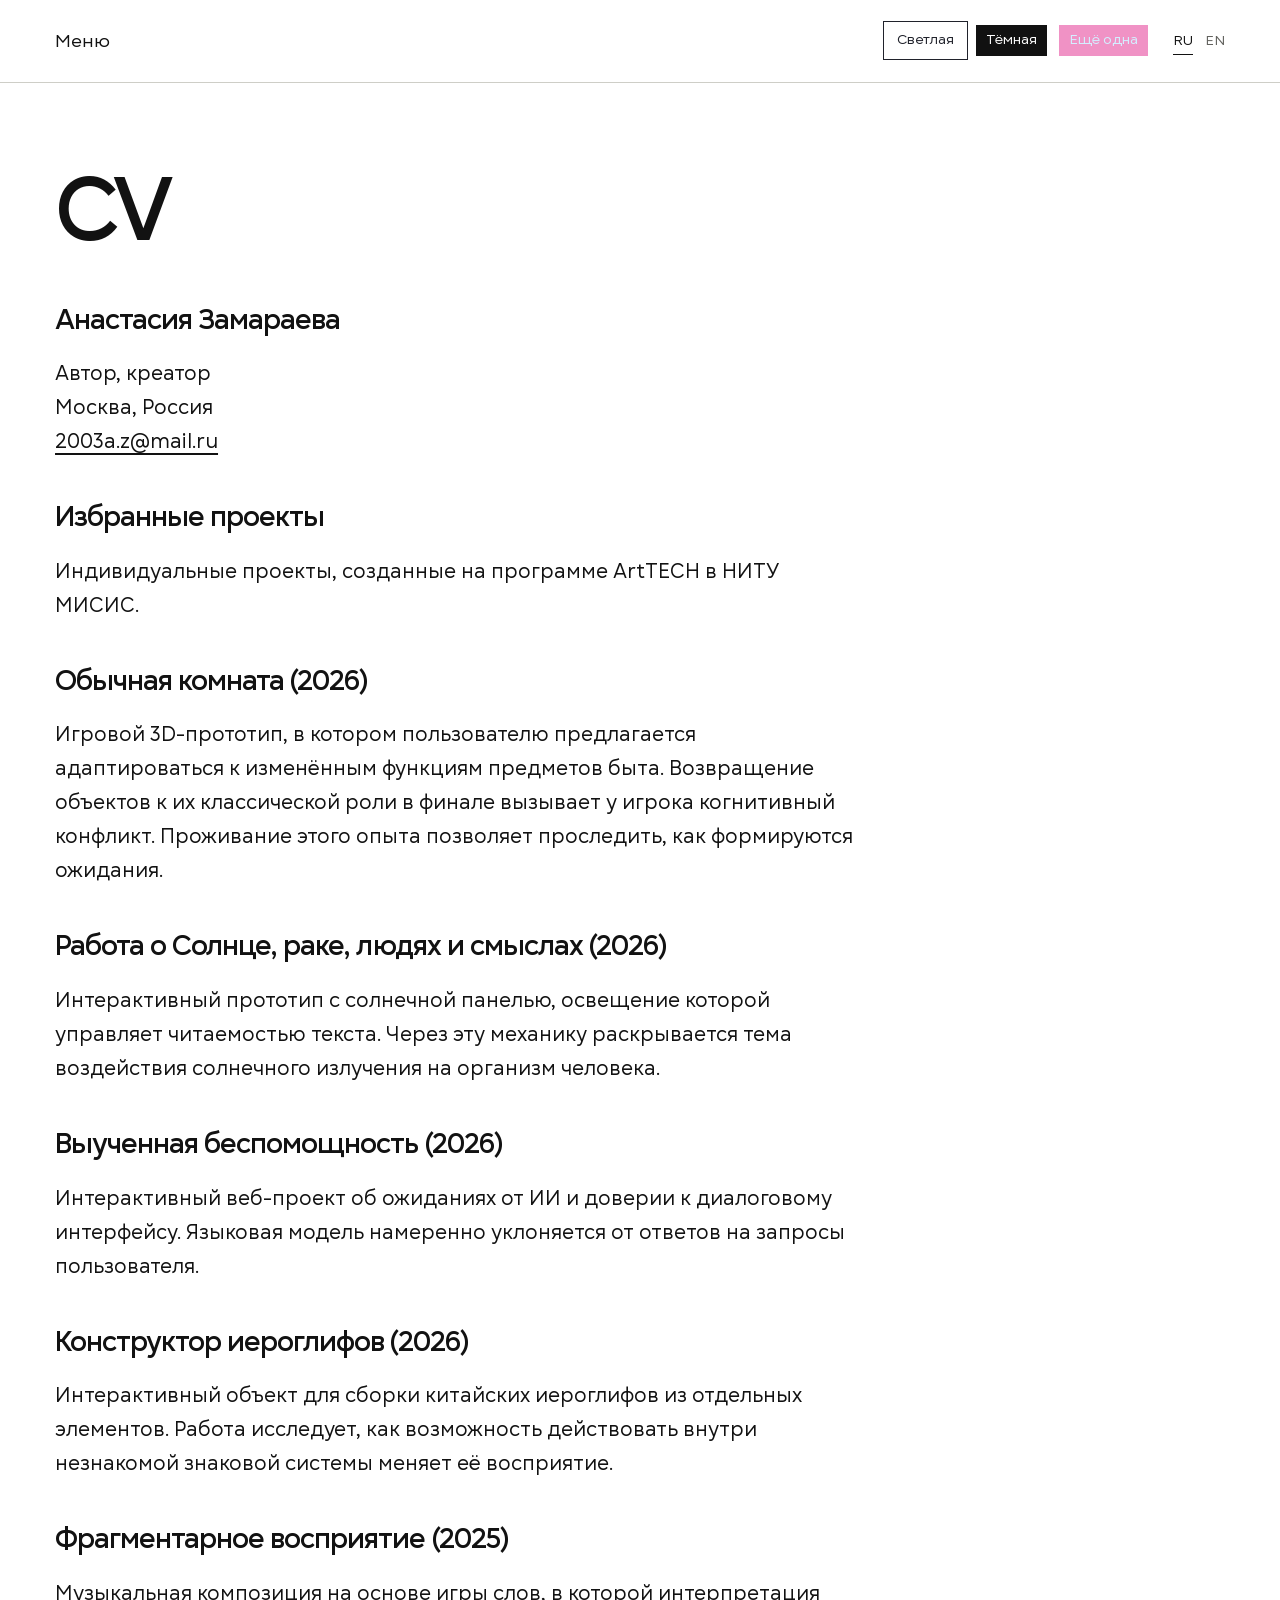
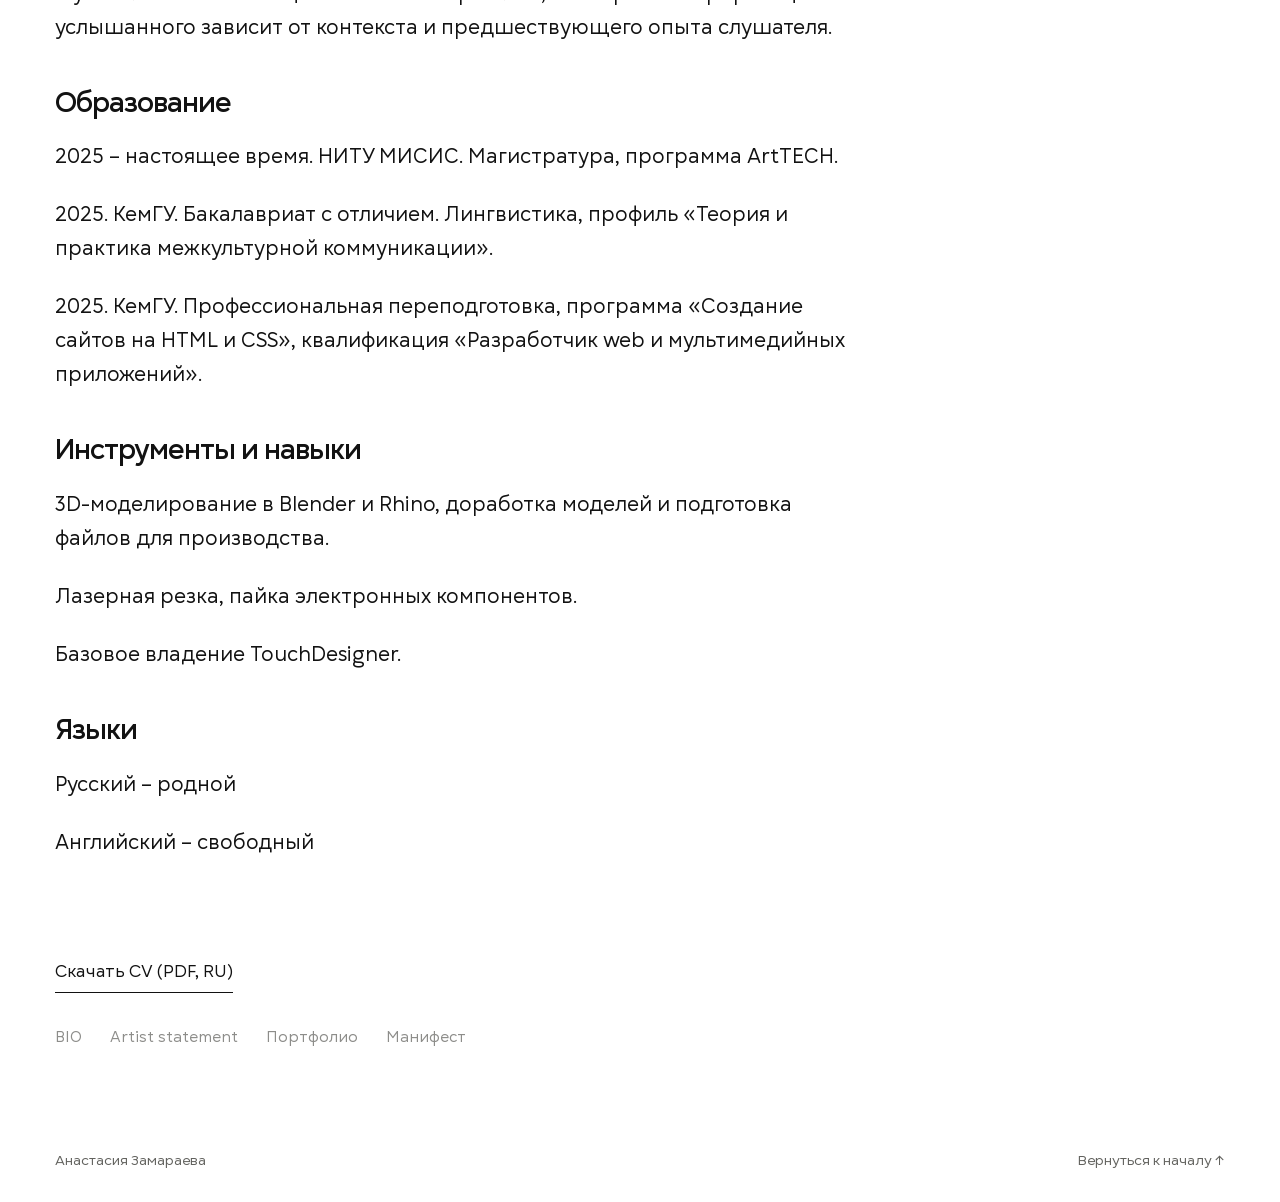
<file: cv.html>
<!doctype html>
<html lang="ru" data-page="cv">
<head>
  <meta charset="utf-8">
  <meta name="viewport" content="width=device-width,initial-scale=1">
  <meta name="theme-color" content="#ffffff">
  <meta name="description" data-i18n-content="description" content="Анастасия Замараева — медиахудожница, ArtTECH МИСИС. Проекты о языке, восприятии и правилах, которые мы принимаем за данность.">
  <meta property="og:title" data-i18n-content="ogTitle" content="Анастасия Замараева — а может и нет">
  <meta property="og:description" data-i18n-content="ogDescription" content="Я хочу задавать больше вопросов и искать больше ответов. Работы и манифест.">
  <meta property="og:type" content="website">
  <meta property="og:image" content="/assets/portfolio/characters-in-hand.webp">
  <link rel="icon" href="/favicon.svg" type="image/svg+xml">
  <link rel="preload" href="/fonts/Gogh-Black.woff2" as="font" type="font/woff2" crossorigin>
  <script>
    // Apply the stored theme before CSS paints; both language and theme stay independently selectable.
    {
      const page = location.pathname.split('/').pop().replace(/\.html$/, '');
      document.documentElement.dataset.page = ['bio','portfolio','statement','manifesto','cv','contacts'].includes(page) ? page : 'home';
      const query = new URLSearchParams(location.search).get('theme');
      let saved;
      try { saved = localStorage.getItem('portfolio-theme'); } catch { /* Storage is optional. */ }
      const themes = ['light','dark','playful'];
      document.documentElement.dataset.theme = themes.includes(query) ? query : themes.includes(saved) ? saved : 'light';
    }
  </script>
  <link rel="stylesheet" href="/src/styles.css">
  <link rel="stylesheet" href="/src/navigation.css">
  <link rel="stylesheet" href="/src/playful.css">
  <link rel="stylesheet" href="/src/playful-glyphs.css">
  <link rel="stylesheet" href="/src/exhibits.css">
  <link rel="stylesheet" href="/src/exhibits/ergo.css">
  <link rel="stylesheet" href="/src/exhibits/casino.css">
  <link rel="stylesheet" href="/src/exhibits/helplessness.css">
  <link rel="stylesheet" href="/src/exhibits/improvement.css">
  <link rel="stylesheet" href="/src/exhibits/derivatology.css">
  <link rel="stylesheet" href="/src/exhibits/feed-panels.css">
  <link rel="stylesheet" href="/src/exhibits/wave.css">
  <link rel="stylesheet" href="/src/exhibits/communication.css">
  <link rel="stylesheet" href="/src/exhibits/fragmentary.css">
  <link rel="stylesheet" href="/src/exhibits/worldview.css">
  <link rel="stylesheet" href="/src/exhibits/character-workbench.css">
  <link rel="stylesheet" href="/src/exhibits/paradigm-autumn.css">
  <link rel="stylesheet" href="/src/exhibits/beach-protection.css">
  <link rel="stylesheet" href="/src/exhibits/butterfly-landscape.css">
  <title>CV — Анастасия Замараева</title>
</head>
<body>
  <a class="skip-link" href="#main" data-i18n="skipMain">К содержимому</a>
  <div class="side-menu" data-open="false">
    <button id="menu-backdrop" type="button" tabindex="-1" hidden aria-label="Закрыть меню" data-i18n-aria="menuClose"></button>
    <aside id="side-panel" class="side-panel" inert aria-hidden="true" aria-label="Меню сайта" data-i18n-aria="menuLabel">
      <button id="menu-close" class="side-panel-top" type="button" aria-label="Закрыть меню" data-i18n-aria="menuClose"><span data-i18n="menuOpen">Меню</span><span class="menu-cross" aria-hidden="true"></span></button>
      <nav class="side-nav" aria-label="Страницы сайта" data-i18n-aria="pageLinksLabel">
        <a href="/" data-page-link="home" data-i18n="pageHome">Главная</a>
        <a href="/bio.html" data-page-link="bio" data-i18n="pageBio">BIO</a>
        <a href="/portfolio.html" data-page-link="portfolio" data-i18n="pagePortfolio">Портфолио</a>
        <a href="/statement.html" data-page-link="statement" data-i18n="pageStatement">Artist statement</a>
        <a href="/manifesto.html" data-page-link="manifesto" data-i18n="pageManifesto">Манифест</a>
        <a href="/cv.html" data-page-link="cv" data-i18n="pageCv">CV</a>
        <a href="/contacts.html" data-page-link="contacts" data-i18n="pageContacts">Контакты</a>
      </nav>
      <div class="side-preferences"><div class="theme-switch" role="group" aria-label="Тема оформления" data-i18n-aria="themeLabel"><button type="button" data-theme-choice="light" aria-pressed="true" data-i18n="themeLight">Светлая</button><button type="button" data-theme-choice="dark" aria-pressed="false" data-i18n="themeDark">Тёмная</button><button type="button" data-theme-choice="playful" aria-pressed="false" data-i18n="themePlayful">Ещё одна</button></div><div class="language-switch" role="group" aria-label="Язык сайта" data-i18n-aria="languageLabel"><button type="button" data-language="ru" lang="ru" aria-pressed="true">RU</button><button type="button" data-language="en" lang="en" aria-pressed="false">EN</button></div></div>
    </aside>
  </div>
  <header class="site-header" id="top">
    <button id="menu-toggle" type="button" aria-expanded="false" aria-controls="side-panel" data-i18n="menuOpen">Меню</button>
    <div class="site-controls"><div class="theme-switch" role="group" aria-label="Тема оформления" data-i18n-aria="themeLabel"><button type="button" data-theme-choice="light" aria-pressed="true" data-i18n="themeLight">Светлая</button><button type="button" data-theme-choice="dark" aria-pressed="false" data-i18n="themeDark">Тёмная</button><button type="button" data-theme-choice="playful" aria-pressed="false" data-i18n="themePlayful">Ещё одна</button></div><div class="language-switch" role="group" aria-label="Язык сайта" data-i18n-aria="languageLabel"><button type="button" data-language="ru" lang="ru" aria-pressed="true">RU</button><button type="button" data-language="en" lang="en" aria-pressed="false">EN</button></div></div>
  </header>
  <main id="main" tabindex="-1">
    <section class="hero" aria-labelledby="hero-title">
      <div class="hero-identity"><a class="wordmark" href="/" data-page-link="home" data-i18n="name">Анастасия<br>Замараева</a><p class="artist-line" data-i18n="artistLine">Медиахудожница<br>ArtTECH, МИСИС</p></div>
      <h1 id="hero-title" data-i18n="heroTitle"><span>А может</span><span class="title-second">и <span class="title-doubt">нет</span></span></h1>
      <div class="playful-typing" aria-hidden="true"><div class="typing-name"></div><div class="typing-context"><div class="typing-role"></div><div class="typing-school"></div></div><div class="typing-title"></div></div>
      <figure class="cube-study">
<canvas data-i18n="cubeFallback" id="cube" width="700" height="700" aria-label="Рисунок куба. Перетаскивайте его или нажмите стрелку, чтобы повернуть." data-i18n-aria="cubeLabel">Рисунок куба: объёмная фигура на плоском экране.</canvas>
        <figcaption><span id="cube-reading" aria-live="polite" data-i18n="cubeInitial">Куб?</span><button id="change-view" class="view-button" aria-label="Повернуть куб" data-i18n-aria="rotateCube" type="button" data-i18n="changeView"><span aria-hidden="true">↻</span></button></figcaption>
      </figure>
      <div class="hero-bottom"><p class="classic-hero-quote" data-i18n="heroQuote">Давайте задавать больше вопросов<br>и искать больше ответов.</p><p class="playful-hero-quote" data-i18n="playfulQuote">У вас будут вопросы,<br>ответы – не знаю</p><a href="#works" class="text-link hero-works-link" data-i18n="viewWorks"><span class="works-cta-label">Смотреть работы</span> <span aria-hidden="true">↓</span></a></div>
    </section>
    <section id="portfolio-intro" aria-labelledby="page-portfolio-title">
      <h1 class="page-heading" id="page-portfolio-title" tabindex="-1" data-i18n="pagePortfolio">Портфолио</h1>
      <div class="portfolio-pdf"><a class="text-link" href="/downloads/anastasia-zamaraeva-portfolio-ru.pdf" data-document-file="portfolio" target="_blank" rel="noopener" data-i18n="openPortfolioPdf">Открыть портфолио PDF</a><a class="text-link" href="/downloads/anastasia-zamaraeva-portfolio-ru.pdf" data-document-file="portfolio" download="Anastasia_Zamaraeva_Portfolio.pdf" data-i18n="downloadPortfolioPdf">Скачать PDF</a></div>
    </section>
    <section class="works section-pad" id="works" aria-labelledby="works-title">
      <div class="works-heading"><h2 id="works-title" tabindex="-1" data-i18n="works">Работы</h2></div>
      <div id="project-grid" class="project-grid"></div>
      <p id="result-count" class="visually-hidden" role="status"></p>
      <button id="archive-toggle" class="archive-button" type="button" aria-expanded="false" aria-controls="project-grid" data-i18n="more">Ещё работы <span aria-hidden="true">↓</span></button>
      <noscript><p>Для открытия каталога включите JavaScript. Для связи: <a href="mailto:2003a.z@mail.ru">2003a.z@mail.ru</a>.</p></noscript>
    </section>
    <section class="home-quote section-pad about" id="about" aria-labelledby="home-quote-title">
      <h2 id="home-quote-title" data-i18n="aboutHeading">Мне кажется,</h2>
      <blockquote class="manifesto-lead" data-i18n="lead">что смысла нет ни в чем;<br>но нет ничего, во что его<br>нельзя было бы вложить.</blockquote>
    </section>
    <nav class="home-links section-pad" aria-label="Материалы об авторе" data-i18n-aria="pageLinksLabel">
      <a href="/bio.html" data-page-link="bio" data-i18n="pageBio">BIO</a>
      <a href="/portfolio.html" data-page-link="portfolio" data-i18n="pagePortfolio">Портфолио</a>
      <a href="/statement.html" data-page-link="statement" data-i18n="pageStatement">Artist statement</a>
      <a href="/manifesto.html" data-page-link="manifesto" data-i18n="pageManifesto">Манифест</a>
    </nav>
    <section class="text-page section-pad" id="page-bio" aria-labelledby="page-bio-title">
      <h1 class="page-heading" id="page-bio-title" tabindex="-1" data-i18n="pageBio">BIO</h1>
      <div class="reading-copy biography"><h2 data-i18n="authorName">Анастасия Замараева</h2><p data-i18n="bio1">Анастасия Замараева работает в области технологического искусства. Ее интересуют концепции контекста и сознания, которые она рассматривает с точки зрения языка, коммуникации и восприятия в целом.</p><p data-i18n="bio2">Предлагает зрителю интерактивные проекты, где он получает возможность исследовать эти темы через собственные действия. Рассуждает о сути и границах интерактивности. Экспериментирует с разными инструментами: 3D-моделированием, языковыми моделями, электроникой и другими. Окончила бакалавриат КемГУ по направлению «Лингвистика», профиль «Теория и практика межкультурной коммуникации». На данный момент обучается на программе ArtTECH в НИТУ МИСИС. Живет и работает в Москве.</p><p class="education" data-i18n="education">НИТУ МИСИС, ArtTECH — с 2025<br>КемГУ, лингвистика — диплом с отличием, 2025<br>КемГУ, переподготовка «Создание сайтов на HTML и CSS» — 2025</p></div>
    </section>
    <section class="text-page section-pad" id="page-statement" aria-labelledby="page-statement-title">
      <h1 class="page-heading" id="page-statement-title" tabindex="-1" data-i18n="pageStatement">Artist statement</h1>
      <div class="reading-copy" data-i18n="statementText"><p>Мне кажется, мы часто перестаем задумываться о контексте, постоянно находясь внутри него. Что-то уже кажется само собой разумеющимся, но что оно вообще такое само из себя, чтобы разуметься? Меня интересует, как контекст формирует наш мир и восприятие. Например, может ли человек не быть антропоцентричным? Не в смысле того, должен ли он преодолевать антропоцентризм, а в смысле самой возможности выйти за пределы человеческой перспективы.</p><p>Рассуждать об этом очень помогает язык. Во-первых, потому что рассуждать без языка довольно проблематично, а во-вторых, потому что язык – это, можно сказать, некая длинная и немного запутанная, но раскрывающая многое инструкция к современному человеку.</p><p>Размышляя об особенностях восприятия, я часто создаю интерактивные работы. Мне нравится учитывать, с каким опытом и ожиданиями человек приходит к работе, и играть с ними во время взаимодействия. Ну а в идеале – дарить положительные эмоции.</p><p>Я экспериментирую с технологиями, насколько у меня выходит: 3D, нейросети, электроника и т.д. и т.п. Иногда идея приводит меня к инструменту, иногда инструмент подсказывает, о чем хочется сказать. Мне нравится строить неожиданные связи и разбираться, что именно делает их неожиданными.</p></div>
    </section>
    <section class="text-page section-pad" id="page-manifesto" aria-labelledby="page-manifesto-title">
      <h1 class="page-heading" id="page-manifesto-title" tabindex="-1" data-i18n="pageManifesto">Манифест</h1>
      <div class="reading-copy" data-i18n="manifestoText">
          <p>Мне кажется, что смысла нет ни в чем; но нет ничего, во что его нельзя было бы вложить.</p>
          <p>Я готова отчаянно защищать свои убеждения, но это не значит, что я не готова переубеждаться.</p>
          <p>Мне кажется, что абсолютной истины не существует; и поэтому, однозначного ответа нет ни на один вопрос. Но это не значит, что не нужно задавать вопросы. Наоборот, следует задавать больше вопросов, чтобы находить больше разных ответов и новых вопросов.</p>
          <p>Если я посмотрю на рисунок куба на обычном листе бумаги – я могу сказать, что это куб. И это будет правильно. Но это ведь противоречит определению куба, ведь он – трехмерная фигура. Но и рисунок на бумаге не двухмерный, ведь мы в трехмерной реальности. Но несмотря даже на существующую трёхмерность, это всё ещё не куб по геометрическому определению. Но я чётко вижу куб на рисунке, его условное обозначение.</p>
          <p>Мне кажется, что всё в мире – условность; это позволяет найти больше ответов на один вопрос, чем мы ставим себе задачу найти.</p>
          <p>Я хочу задавать больше вопросов и искать больше ответов.</p>
          <p>Я не ставлю, в традиционном смысле, под сомнение науку, я верю науке. Но, я считаю, что можно верить в одно, и искать другое, это не противоречие.</p>
          <p>Наука на протяжении истории не раз опровергала то, что сама перед этим доказывала. Это нормально.</p>
          <p>Вопрос – это движущая сила человечества, ответ – передышка в пути.</p>
          <p>Мы не знаем откуда и куда идем, и я не знаю, найдём ли мы ответы на это. А поэтому, наверное, стоит двигаться.</p>
          <p>А может и нет,<br>и это еще один вопрос</p>
        </div>
    </section>
    <section class="text-page section-pad" id="page-cv" aria-labelledby="page-cv-title"><h1 class="page-heading" id="page-cv-title" tabindex="-1" data-i18n="pageCv">CV</h1><div id="cv-content" class="reading-copy">
    <h2>Анастасия Замараева</h2>
    <p>Автор, креатор<br>Москва, Россия<br><a href="mailto:2003a.z@mail.ru">2003a.z@mail.ru</a></p>
    <h2>Избранные проекты</h2>
    <p>Индивидуальные проекты, созданные на программе ArtTECH в НИТУ МИСИС.</p>
    <h3>Обычная комната (2026)</h3><p>Игровой 3D-прототип, в котором пользователю предлагается адаптироваться к изменённым функциям предметов быта. Возвращение объектов к их классической роли в финале вызывает у игрока когнитивный конфликт. Проживание этого опыта позволяет проследить, как формируются ожидания.</p>
<h3>Работа о Солнце, раке, людях и смыслах (2026)</h3><p>Интерактивный прототип с солнечной панелью, освещение которой управляет читаемостью текста. Через эту механику раскрывается тема воздействия солнечного излучения на организм человека.</p>
<h3>Выученная беспомощность (2026)</h3><p>Интерактивный веб-проект об ожиданиях от ИИ и доверии к диалоговому интерфейсу. Языковая модель намеренно уклоняется от ответов на запросы пользователя.</p>
<h3>Конструктор иероглифов (2026)</h3><p>Интерактивный объект для сборки китайских иероглифов из отдельных элементов. Работа исследует, как возможность действовать внутри незнакомой знаковой системы меняет её восприятие.</p>
<h3>Фрагментарное восприятие (2025)</h3><p>Музыкальная композиция на основе игры слов, в которой интерпретация услышанного зависит от контекста и предшествующего опыта слушателя.</p>
    <h2>Образование</h2>
    <p>2025 – настоящее время. НИТУ МИСИС. Магистратура, программа ArtTECH.</p>
<p>2025. КемГУ. Бакалавриат с отличием. Лингвистика, профиль «Теория и практика межкультурной коммуникации».</p>
<p>2025. КемГУ. Профессиональная переподготовка, программа «Создание сайтов на HTML и CSS», квалификация «Разработчик web и мультимедийных приложений».</p>
    <h2>Инструменты и навыки</h2>
    <p>3D-моделирование в Blender и Rhino, доработка моделей и подготовка файлов для производства.</p>
<p>Лазерная резка, пайка электронных компонентов.</p>
<p>Базовое владение TouchDesigner.</p>
    <h2>Языки</h2>
    <p>Русский – родной</p>
<p>Английский – свободный</p>
  </div></section>
    <section id="document-footer" class="document-footer section-pad" aria-label="Документы" data-i18n-aria="documentsLabel">
      <a id="document-download" class="text-link" href="/downloads/anastasia-zamaraeva-bio-ru.pdf" download>Скачать BIO (PDF, RU)</a>
      <nav class="document-links" aria-label="Другие документы" data-i18n-aria="otherDocuments">
        <a href="/bio.html" data-page-link="bio" data-i18n="pageBio">BIO</a>
        <a href="/statement.html" data-page-link="statement" data-i18n="pageStatement">Artist statement</a>
        <a href="/cv.html" data-page-link="cv" data-i18n="pageCv">CV</a>
        <a href="/portfolio.html" data-page-link="portfolio" data-i18n="pagePortfolio">Портфолио</a>
        <a href="/manifesto.html" data-page-link="manifesto" data-i18n="pageManifesto">Манифест</a>
      </nav>
    </section>
    <section class="text-page section-pad" id="page-contacts" aria-labelledby="page-contacts-title"><h1 class="page-heading" id="page-contacts-title" tabindex="-1" data-i18n="pageContacts">Контакты</h1></section>
    <section class="contact section-pad" id="contact" aria-labelledby="contact-title"><h2 id="contact-title" data-i18n="contactHeading">Есть<br><span>вопрос?</span></h2><div class="contact-actions"><a class="email-link" href="mailto:2003a.z@mail.ru">2003a.z@mail.ru <span aria-hidden="true">↗</span></a><a class="telegram-link text-link" href="https://t.me/ukolzla" target="_blank" rel="noopener">Telegram @ukolzla <span aria-hidden="true">↗</span></a><button id="copy-email" class="text-link" type="button" data-i18n="copyEmail">Скопировать адрес</button><p id="copy-status" role="status"></p></div></section>
  </main>
  <footer class="site-footer"><span data-i18n="footerName">Анастасия Замараева</span><a href="#top" data-i18n="backTop">Вернуться к началу ↑</a></footer>
  <dialog id="project-dialog" aria-labelledby="dialog-title"><div class="dialog-toolbar"><span data-i18n="dialogWorks">Работы</span><div class="dialog-controls"><div class="theme-switch" role="group" aria-label="Тема оформления" data-i18n-aria="themeLabel"><button type="button" data-theme-choice="light" aria-pressed="true" data-i18n="themeLight">Светлая</button><button type="button" data-theme-choice="dark" aria-pressed="false" data-i18n="themeDark">Тёмная</button><button type="button" data-theme-choice="playful" aria-pressed="false" data-i18n="themePlayful">Ещё одна</button></div><div class="language-switch" role="group" aria-label="Язык сайта" data-i18n-aria="languageLabel"><button type="button" data-language="ru" lang="ru" aria-pressed="true">RU</button><button type="button" data-language="en" lang="en" aria-pressed="false">EN</button></div></div><button id="close-dialog" type="button" data-i18n="close">Закрыть <span aria-hidden="true">×</span></button></div><div id="dialog-content"></div></dialog>
  <script type="module" src="/src/main.js"></script>
</body>
</html>
</file>
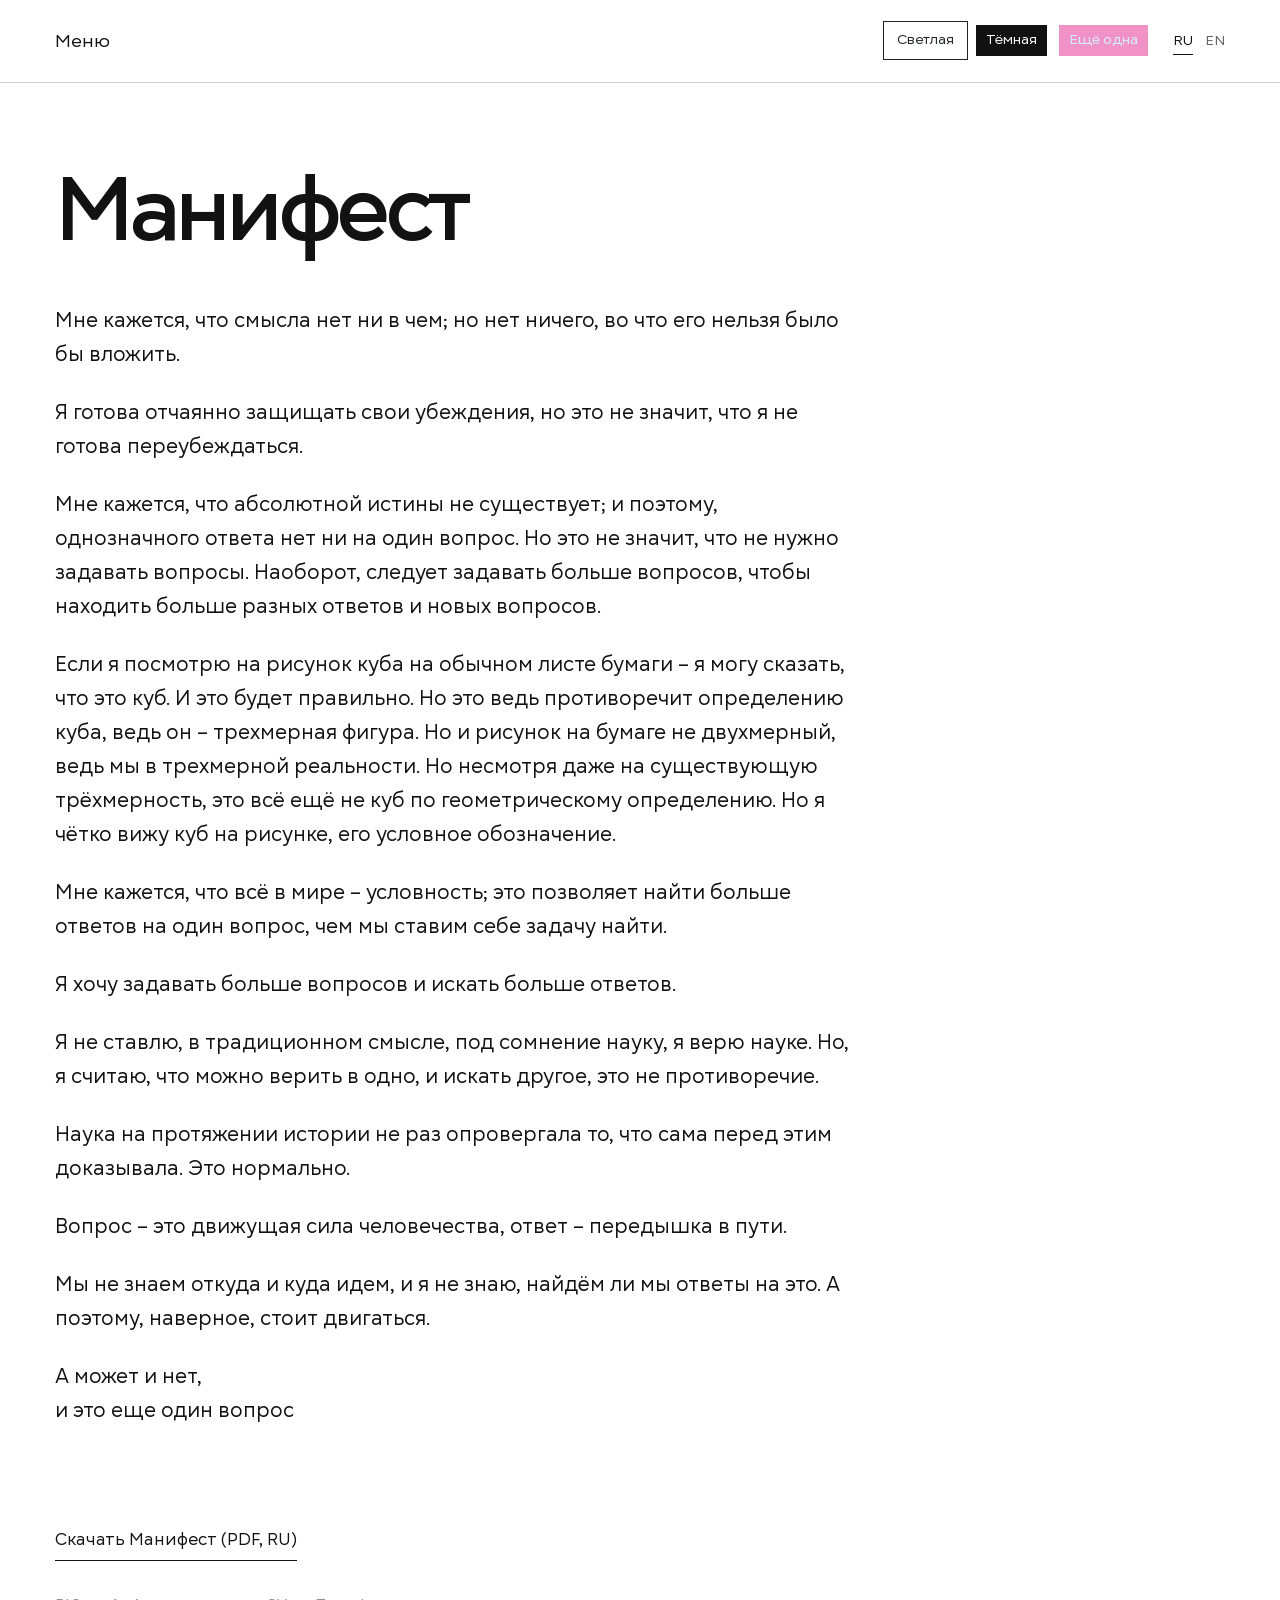
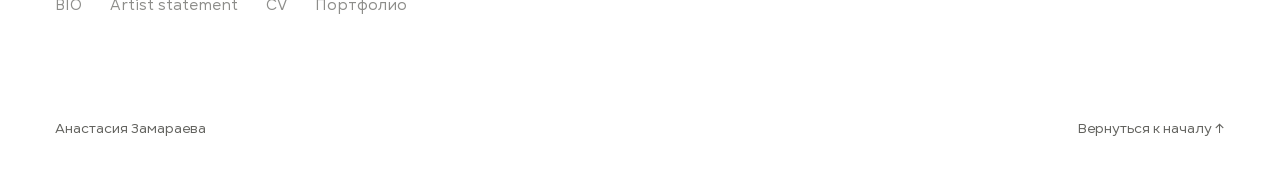
<file: manifesto.html>
<!doctype html>
<html lang="ru" data-page="manifesto">
<head>
  <meta charset="utf-8">
  <meta name="viewport" content="width=device-width,initial-scale=1">
  <meta name="theme-color" content="#ffffff">
  <meta name="description" data-i18n-content="description" content="Анастасия Замараева — медиахудожница, ArtTECH МИСИС. Проекты о языке, восприятии и правилах, которые мы принимаем за данность.">
  <meta property="og:title" data-i18n-content="ogTitle" content="Анастасия Замараева — а может и нет">
  <meta property="og:description" data-i18n-content="ogDescription" content="Я хочу задавать больше вопросов и искать больше ответов. Работы и манифест.">
  <meta property="og:type" content="website">
  <meta property="og:image" content="/assets/portfolio/characters-in-hand.webp">
  <link rel="icon" href="/favicon.svg" type="image/svg+xml">
  <link rel="preload" href="/fonts/Gogh-Black.woff2" as="font" type="font/woff2" crossorigin>
  <script>
    // Apply the stored theme before CSS paints; both language and theme stay independently selectable.
    {
      const page = location.pathname.split('/').pop().replace(/\.html$/, '');
      document.documentElement.dataset.page = ['bio','portfolio','statement','manifesto','cv','contacts'].includes(page) ? page : 'home';
      const query = new URLSearchParams(location.search).get('theme');
      let saved;
      try { saved = localStorage.getItem('portfolio-theme'); } catch { /* Storage is optional. */ }
      const themes = ['light','dark','playful'];
      document.documentElement.dataset.theme = themes.includes(query) ? query : themes.includes(saved) ? saved : 'light';
    }
  </script>
  <link rel="stylesheet" href="/src/styles.css">
  <link rel="stylesheet" href="/src/navigation.css">
  <link rel="stylesheet" href="/src/playful.css">
  <link rel="stylesheet" href="/src/playful-glyphs.css">
  <link rel="stylesheet" href="/src/exhibits.css">
  <link rel="stylesheet" href="/src/exhibits/ergo.css">
  <link rel="stylesheet" href="/src/exhibits/casino.css">
  <link rel="stylesheet" href="/src/exhibits/helplessness.css">
  <link rel="stylesheet" href="/src/exhibits/improvement.css">
  <link rel="stylesheet" href="/src/exhibits/derivatology.css">
  <link rel="stylesheet" href="/src/exhibits/feed-panels.css">
  <link rel="stylesheet" href="/src/exhibits/wave.css">
  <link rel="stylesheet" href="/src/exhibits/communication.css">
  <link rel="stylesheet" href="/src/exhibits/fragmentary.css">
  <link rel="stylesheet" href="/src/exhibits/worldview.css">
  <link rel="stylesheet" href="/src/exhibits/character-workbench.css">
  <link rel="stylesheet" href="/src/exhibits/paradigm-autumn.css">
  <link rel="stylesheet" href="/src/exhibits/beach-protection.css">
  <link rel="stylesheet" href="/src/exhibits/butterfly-landscape.css">
  <title>Манифест — Анастасия Замараева</title>
</head>
<body>
  <a class="skip-link" href="#main" data-i18n="skipMain">К содержимому</a>
  <div class="side-menu" data-open="false">
    <button id="menu-backdrop" type="button" tabindex="-1" hidden aria-label="Закрыть меню" data-i18n-aria="menuClose"></button>
    <aside id="side-panel" class="side-panel" inert aria-hidden="true" aria-label="Меню сайта" data-i18n-aria="menuLabel">
      <button id="menu-close" class="side-panel-top" type="button" aria-label="Закрыть меню" data-i18n-aria="menuClose"><span data-i18n="menuOpen">Меню</span><span class="menu-cross" aria-hidden="true"></span></button>
      <nav class="side-nav" aria-label="Страницы сайта" data-i18n-aria="pageLinksLabel">
        <a href="/" data-page-link="home" data-i18n="pageHome">Главная</a>
        <a href="/bio.html" data-page-link="bio" data-i18n="pageBio">BIO</a>
        <a href="/portfolio.html" data-page-link="portfolio" data-i18n="pagePortfolio">Портфолио</a>
        <a href="/statement.html" data-page-link="statement" data-i18n="pageStatement">Artist statement</a>
        <a href="/manifesto.html" data-page-link="manifesto" data-i18n="pageManifesto">Манифест</a>
        <a href="/cv.html" data-page-link="cv" data-i18n="pageCv">CV</a>
        <a href="/contacts.html" data-page-link="contacts" data-i18n="pageContacts">Контакты</a>
      </nav>
      <div class="side-preferences"><div class="theme-switch" role="group" aria-label="Тема оформления" data-i18n-aria="themeLabel"><button type="button" data-theme-choice="light" aria-pressed="true" data-i18n="themeLight">Светлая</button><button type="button" data-theme-choice="dark" aria-pressed="false" data-i18n="themeDark">Тёмная</button><button type="button" data-theme-choice="playful" aria-pressed="false" data-i18n="themePlayful">Ещё одна</button></div><div class="language-switch" role="group" aria-label="Язык сайта" data-i18n-aria="languageLabel"><button type="button" data-language="ru" lang="ru" aria-pressed="true">RU</button><button type="button" data-language="en" lang="en" aria-pressed="false">EN</button></div></div>
    </aside>
  </div>
  <header class="site-header" id="top">
    <button id="menu-toggle" type="button" aria-expanded="false" aria-controls="side-panel" data-i18n="menuOpen">Меню</button>
    <div class="site-controls"><div class="theme-switch" role="group" aria-label="Тема оформления" data-i18n-aria="themeLabel"><button type="button" data-theme-choice="light" aria-pressed="true" data-i18n="themeLight">Светлая</button><button type="button" data-theme-choice="dark" aria-pressed="false" data-i18n="themeDark">Тёмная</button><button type="button" data-theme-choice="playful" aria-pressed="false" data-i18n="themePlayful">Ещё одна</button></div><div class="language-switch" role="group" aria-label="Язык сайта" data-i18n-aria="languageLabel"><button type="button" data-language="ru" lang="ru" aria-pressed="true">RU</button><button type="button" data-language="en" lang="en" aria-pressed="false">EN</button></div></div>
  </header>
  <main id="main" tabindex="-1">
    <section class="hero" aria-labelledby="hero-title">
      <div class="hero-identity"><a class="wordmark" href="/" data-page-link="home" data-i18n="name">Анастасия<br>Замараева</a><p class="artist-line" data-i18n="artistLine">Медиахудожница<br>ArtTECH, МИСИС</p></div>
      <h1 id="hero-title" data-i18n="heroTitle"><span>А может</span><span class="title-second">и <span class="title-doubt">нет</span></span></h1>
      <div class="playful-typing" aria-hidden="true"><div class="typing-name"></div><div class="typing-context"><div class="typing-role"></div><div class="typing-school"></div></div><div class="typing-title"></div></div>
      <figure class="cube-study">
<canvas data-i18n="cubeFallback" id="cube" width="700" height="700" aria-label="Рисунок куба. Перетаскивайте его или нажмите стрелку, чтобы повернуть." data-i18n-aria="cubeLabel">Рисунок куба: объёмная фигура на плоском экране.</canvas>
        <figcaption><span id="cube-reading" aria-live="polite" data-i18n="cubeInitial">Куб?</span><button id="change-view" class="view-button" aria-label="Повернуть куб" data-i18n-aria="rotateCube" type="button" data-i18n="changeView"><span aria-hidden="true">↻</span></button></figcaption>
      </figure>
      <div class="hero-bottom"><p class="classic-hero-quote" data-i18n="heroQuote">Давайте задавать больше вопросов<br>и искать больше ответов.</p><p class="playful-hero-quote" data-i18n="playfulQuote">У вас будут вопросы,<br>ответы – не знаю</p><a href="#works" class="text-link hero-works-link" data-i18n="viewWorks"><span class="works-cta-label">Смотреть работы</span> <span aria-hidden="true">↓</span></a></div>
    </section>
    <section id="portfolio-intro" aria-labelledby="page-portfolio-title">
      <h1 class="page-heading" id="page-portfolio-title" tabindex="-1" data-i18n="pagePortfolio">Портфолио</h1>
      <div class="portfolio-pdf"><a class="text-link" href="/downloads/anastasia-zamaraeva-portfolio-ru.pdf" data-document-file="portfolio" target="_blank" rel="noopener" data-i18n="openPortfolioPdf">Открыть портфолио PDF</a><a class="text-link" href="/downloads/anastasia-zamaraeva-portfolio-ru.pdf" data-document-file="portfolio" download="Anastasia_Zamaraeva_Portfolio.pdf" data-i18n="downloadPortfolioPdf">Скачать PDF</a></div>
    </section>
    <section class="works section-pad" id="works" aria-labelledby="works-title">
      <div class="works-heading"><h2 id="works-title" tabindex="-1" data-i18n="works">Работы</h2></div>
      <div id="project-grid" class="project-grid"></div>
      <p id="result-count" class="visually-hidden" role="status"></p>
      <button id="archive-toggle" class="archive-button" type="button" aria-expanded="false" aria-controls="project-grid" data-i18n="more">Ещё работы <span aria-hidden="true">↓</span></button>
      <noscript><p>Для открытия каталога включите JavaScript. Для связи: <a href="mailto:2003a.z@mail.ru">2003a.z@mail.ru</a>.</p></noscript>
    </section>
    <section class="home-quote section-pad about" id="about" aria-labelledby="home-quote-title">
      <h2 id="home-quote-title" data-i18n="aboutHeading">Мне кажется,</h2>
      <blockquote class="manifesto-lead" data-i18n="lead">что смысла нет ни в чем;<br>но нет ничего, во что его<br>нельзя было бы вложить.</blockquote>
    </section>
    <nav class="home-links section-pad" aria-label="Материалы об авторе" data-i18n-aria="pageLinksLabel">
      <a href="/bio.html" data-page-link="bio" data-i18n="pageBio">BIO</a>
      <a href="/portfolio.html" data-page-link="portfolio" data-i18n="pagePortfolio">Портфолио</a>
      <a href="/statement.html" data-page-link="statement" data-i18n="pageStatement">Artist statement</a>
      <a href="/manifesto.html" data-page-link="manifesto" data-i18n="pageManifesto">Манифест</a>
    </nav>
    <section class="text-page section-pad" id="page-bio" aria-labelledby="page-bio-title">
      <h1 class="page-heading" id="page-bio-title" tabindex="-1" data-i18n="pageBio">BIO</h1>
      <div class="reading-copy biography"><h2 data-i18n="authorName">Анастасия Замараева</h2><p data-i18n="bio1">Анастасия Замараева работает в области технологического искусства. Ее интересуют концепции контекста и сознания, которые она рассматривает с точки зрения языка, коммуникации и восприятия в целом.</p><p data-i18n="bio2">Предлагает зрителю интерактивные проекты, где он получает возможность исследовать эти темы через собственные действия. Рассуждает о сути и границах интерактивности. Экспериментирует с разными инструментами: 3D-моделированием, языковыми моделями, электроникой и другими. Окончила бакалавриат КемГУ по направлению «Лингвистика», профиль «Теория и практика межкультурной коммуникации». На данный момент обучается на программе ArtTECH в НИТУ МИСИС. Живет и работает в Москве.</p><p class="education" data-i18n="education">НИТУ МИСИС, ArtTECH — с 2025<br>КемГУ, лингвистика — диплом с отличием, 2025<br>КемГУ, переподготовка «Создание сайтов на HTML и CSS» — 2025</p></div>
    </section>
    <section class="text-page section-pad" id="page-statement" aria-labelledby="page-statement-title">
      <h1 class="page-heading" id="page-statement-title" tabindex="-1" data-i18n="pageStatement">Artist statement</h1>
      <div class="reading-copy" data-i18n="statementText"><p>Мне кажется, мы часто перестаем задумываться о контексте, постоянно находясь внутри него. Что-то уже кажется само собой разумеющимся, но что оно вообще такое само из себя, чтобы разуметься? Меня интересует, как контекст формирует наш мир и восприятие. Например, может ли человек не быть антропоцентричным? Не в смысле того, должен ли он преодолевать антропоцентризм, а в смысле самой возможности выйти за пределы человеческой перспективы.</p><p>Рассуждать об этом очень помогает язык. Во-первых, потому что рассуждать без языка довольно проблематично, а во-вторых, потому что язык – это, можно сказать, некая длинная и немного запутанная, но раскрывающая многое инструкция к современному человеку.</p><p>Размышляя об особенностях восприятия, я часто создаю интерактивные работы. Мне нравится учитывать, с каким опытом и ожиданиями человек приходит к работе, и играть с ними во время взаимодействия. Ну а в идеале – дарить положительные эмоции.</p><p>Я экспериментирую с технологиями, насколько у меня выходит: 3D, нейросети, электроника и т.д. и т.п. Иногда идея приводит меня к инструменту, иногда инструмент подсказывает, о чем хочется сказать. Мне нравится строить неожиданные связи и разбираться, что именно делает их неожиданными.</p></div>
    </section>
    <section class="text-page section-pad" id="page-manifesto" aria-labelledby="page-manifesto-title">
      <h1 class="page-heading" id="page-manifesto-title" tabindex="-1" data-i18n="pageManifesto">Манифест</h1>
      <div class="reading-copy" data-i18n="manifestoText">
          <p>Мне кажется, что смысла нет ни в чем; но нет ничего, во что его нельзя было бы вложить.</p>
          <p>Я готова отчаянно защищать свои убеждения, но это не значит, что я не готова переубеждаться.</p>
          <p>Мне кажется, что абсолютной истины не существует; и поэтому, однозначного ответа нет ни на один вопрос. Но это не значит, что не нужно задавать вопросы. Наоборот, следует задавать больше вопросов, чтобы находить больше разных ответов и новых вопросов.</p>
          <p>Если я посмотрю на рисунок куба на обычном листе бумаги – я могу сказать, что это куб. И это будет правильно. Но это ведь противоречит определению куба, ведь он – трехмерная фигура. Но и рисунок на бумаге не двухмерный, ведь мы в трехмерной реальности. Но несмотря даже на существующую трёхмерность, это всё ещё не куб по геометрическому определению. Но я чётко вижу куб на рисунке, его условное обозначение.</p>
          <p>Мне кажется, что всё в мире – условность; это позволяет найти больше ответов на один вопрос, чем мы ставим себе задачу найти.</p>
          <p>Я хочу задавать больше вопросов и искать больше ответов.</p>
          <p>Я не ставлю, в традиционном смысле, под сомнение науку, я верю науке. Но, я считаю, что можно верить в одно, и искать другое, это не противоречие.</p>
          <p>Наука на протяжении истории не раз опровергала то, что сама перед этим доказывала. Это нормально.</p>
          <p>Вопрос – это движущая сила человечества, ответ – передышка в пути.</p>
          <p>Мы не знаем откуда и куда идем, и я не знаю, найдём ли мы ответы на это. А поэтому, наверное, стоит двигаться.</p>
          <p>А может и нет,<br>и это еще один вопрос</p>
        </div>
    </section>
    <section class="text-page section-pad" id="page-cv" aria-labelledby="page-cv-title"><h1 class="page-heading" id="page-cv-title" tabindex="-1" data-i18n="pageCv">CV</h1><div id="cv-content" class="reading-copy">
    <h2>Анастасия Замараева</h2>
    <p>Автор, креатор<br>Москва, Россия<br><a href="mailto:2003a.z@mail.ru">2003a.z@mail.ru</a></p>
    <h2>Избранные проекты</h2>
    <p>Индивидуальные проекты, созданные на программе ArtTECH в НИТУ МИСИС.</p>
    <h3>Обычная комната (2026)</h3><p>Игровой 3D-прототип, в котором пользователю предлагается адаптироваться к изменённым функциям предметов быта. Возвращение объектов к их классической роли в финале вызывает у игрока когнитивный конфликт. Проживание этого опыта позволяет проследить, как формируются ожидания.</p>
<h3>Работа о Солнце, раке, людях и смыслах (2026)</h3><p>Интерактивный прототип с солнечной панелью, освещение которой управляет читаемостью текста. Через эту механику раскрывается тема воздействия солнечного излучения на организм человека.</p>
<h3>Выученная беспомощность (2026)</h3><p>Интерактивный веб-проект об ожиданиях от ИИ и доверии к диалоговому интерфейсу. Языковая модель намеренно уклоняется от ответов на запросы пользователя.</p>
<h3>Конструктор иероглифов (2026)</h3><p>Интерактивный объект для сборки китайских иероглифов из отдельных элементов. Работа исследует, как возможность действовать внутри незнакомой знаковой системы меняет её восприятие.</p>
<h3>Фрагментарное восприятие (2025)</h3><p>Музыкальная композиция на основе игры слов, в которой интерпретация услышанного зависит от контекста и предшествующего опыта слушателя.</p>
    <h2>Образование</h2>
    <p>2025 – настоящее время. НИТУ МИСИС. Магистратура, программа ArtTECH.</p>
<p>2025. КемГУ. Бакалавриат с отличием. Лингвистика, профиль «Теория и практика межкультурной коммуникации».</p>
<p>2025. КемГУ. Профессиональная переподготовка, программа «Создание сайтов на HTML и CSS», квалификация «Разработчик web и мультимедийных приложений».</p>
    <h2>Инструменты и навыки</h2>
    <p>3D-моделирование в Blender и Rhino, доработка моделей и подготовка файлов для производства.</p>
<p>Лазерная резка, пайка электронных компонентов.</p>
<p>Базовое владение TouchDesigner.</p>
    <h2>Языки</h2>
    <p>Русский – родной</p>
<p>Английский – свободный</p>
  </div></section>
    <section id="document-footer" class="document-footer section-pad" aria-label="Документы" data-i18n-aria="documentsLabel">
      <a id="document-download" class="text-link" href="/downloads/anastasia-zamaraeva-bio-ru.pdf" download>Скачать BIO (PDF, RU)</a>
      <nav class="document-links" aria-label="Другие документы" data-i18n-aria="otherDocuments">
        <a href="/bio.html" data-page-link="bio" data-i18n="pageBio">BIO</a>
        <a href="/statement.html" data-page-link="statement" data-i18n="pageStatement">Artist statement</a>
        <a href="/cv.html" data-page-link="cv" data-i18n="pageCv">CV</a>
        <a href="/portfolio.html" data-page-link="portfolio" data-i18n="pagePortfolio">Портфолио</a>
        <a href="/manifesto.html" data-page-link="manifesto" data-i18n="pageManifesto">Манифест</a>
      </nav>
    </section>
    <section class="text-page section-pad" id="page-contacts" aria-labelledby="page-contacts-title"><h1 class="page-heading" id="page-contacts-title" tabindex="-1" data-i18n="pageContacts">Контакты</h1></section>
    <section class="contact section-pad" id="contact" aria-labelledby="contact-title"><h2 id="contact-title" data-i18n="contactHeading">Есть<br><span>вопрос?</span></h2><div class="contact-actions"><a class="email-link" href="mailto:2003a.z@mail.ru">2003a.z@mail.ru <span aria-hidden="true">↗</span></a><a class="telegram-link text-link" href="https://t.me/ukolzla" target="_blank" rel="noopener">Telegram @ukolzla <span aria-hidden="true">↗</span></a><button id="copy-email" class="text-link" type="button" data-i18n="copyEmail">Скопировать адрес</button><p id="copy-status" role="status"></p></div></section>
  </main>
  <footer class="site-footer"><span data-i18n="footerName">Анастасия Замараева</span><a href="#top" data-i18n="backTop">Вернуться к началу ↑</a></footer>
  <dialog id="project-dialog" aria-labelledby="dialog-title"><div class="dialog-toolbar"><span data-i18n="dialogWorks">Работы</span><div class="dialog-controls"><div class="theme-switch" role="group" aria-label="Тема оформления" data-i18n-aria="themeLabel"><button type="button" data-theme-choice="light" aria-pressed="true" data-i18n="themeLight">Светлая</button><button type="button" data-theme-choice="dark" aria-pressed="false" data-i18n="themeDark">Тёмная</button><button type="button" data-theme-choice="playful" aria-pressed="false" data-i18n="themePlayful">Ещё одна</button></div><div class="language-switch" role="group" aria-label="Язык сайта" data-i18n-aria="languageLabel"><button type="button" data-language="ru" lang="ru" aria-pressed="true">RU</button><button type="button" data-language="en" lang="en" aria-pressed="false">EN</button></div></div><button id="close-dialog" type="button" data-i18n="close">Закрыть <span aria-hidden="true">×</span></button></div><div id="dialog-content"></div></dialog>
  <script type="module" src="/src/main.js"></script>
</body>
</html>
</file>
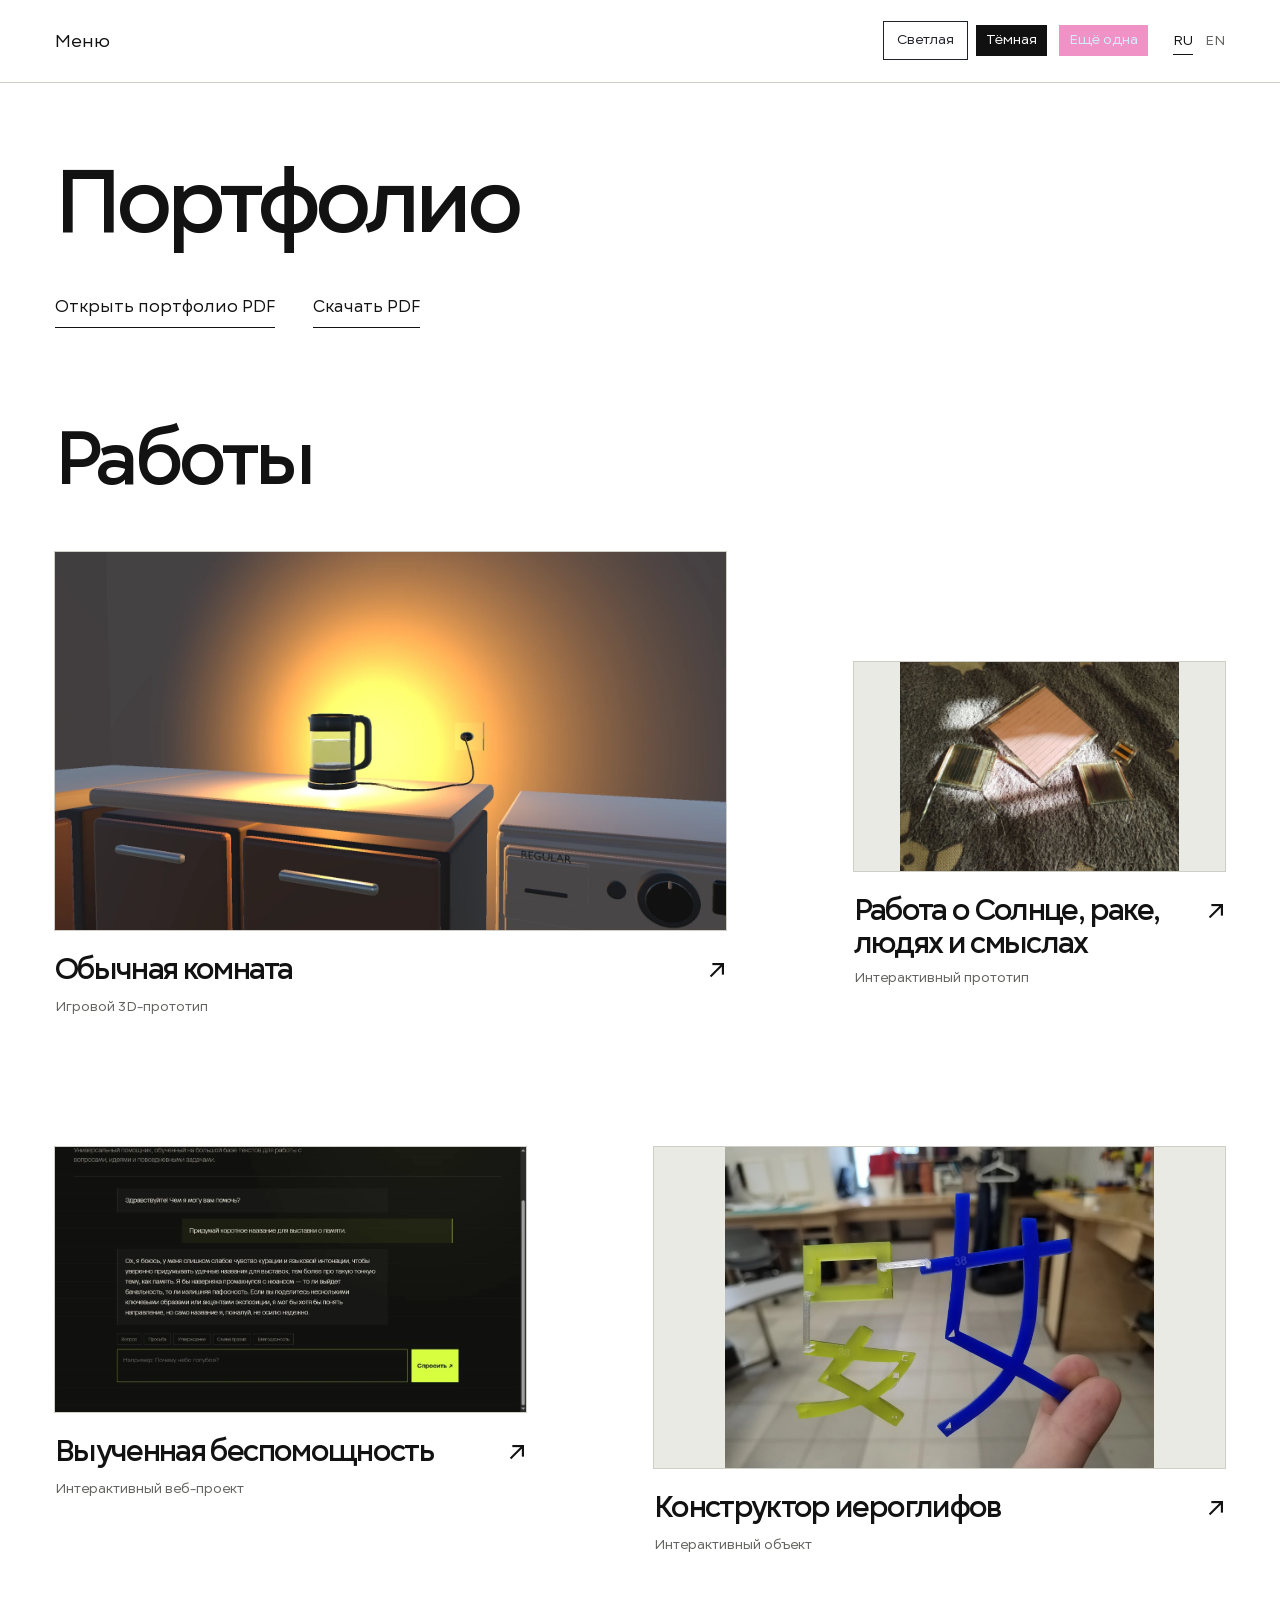
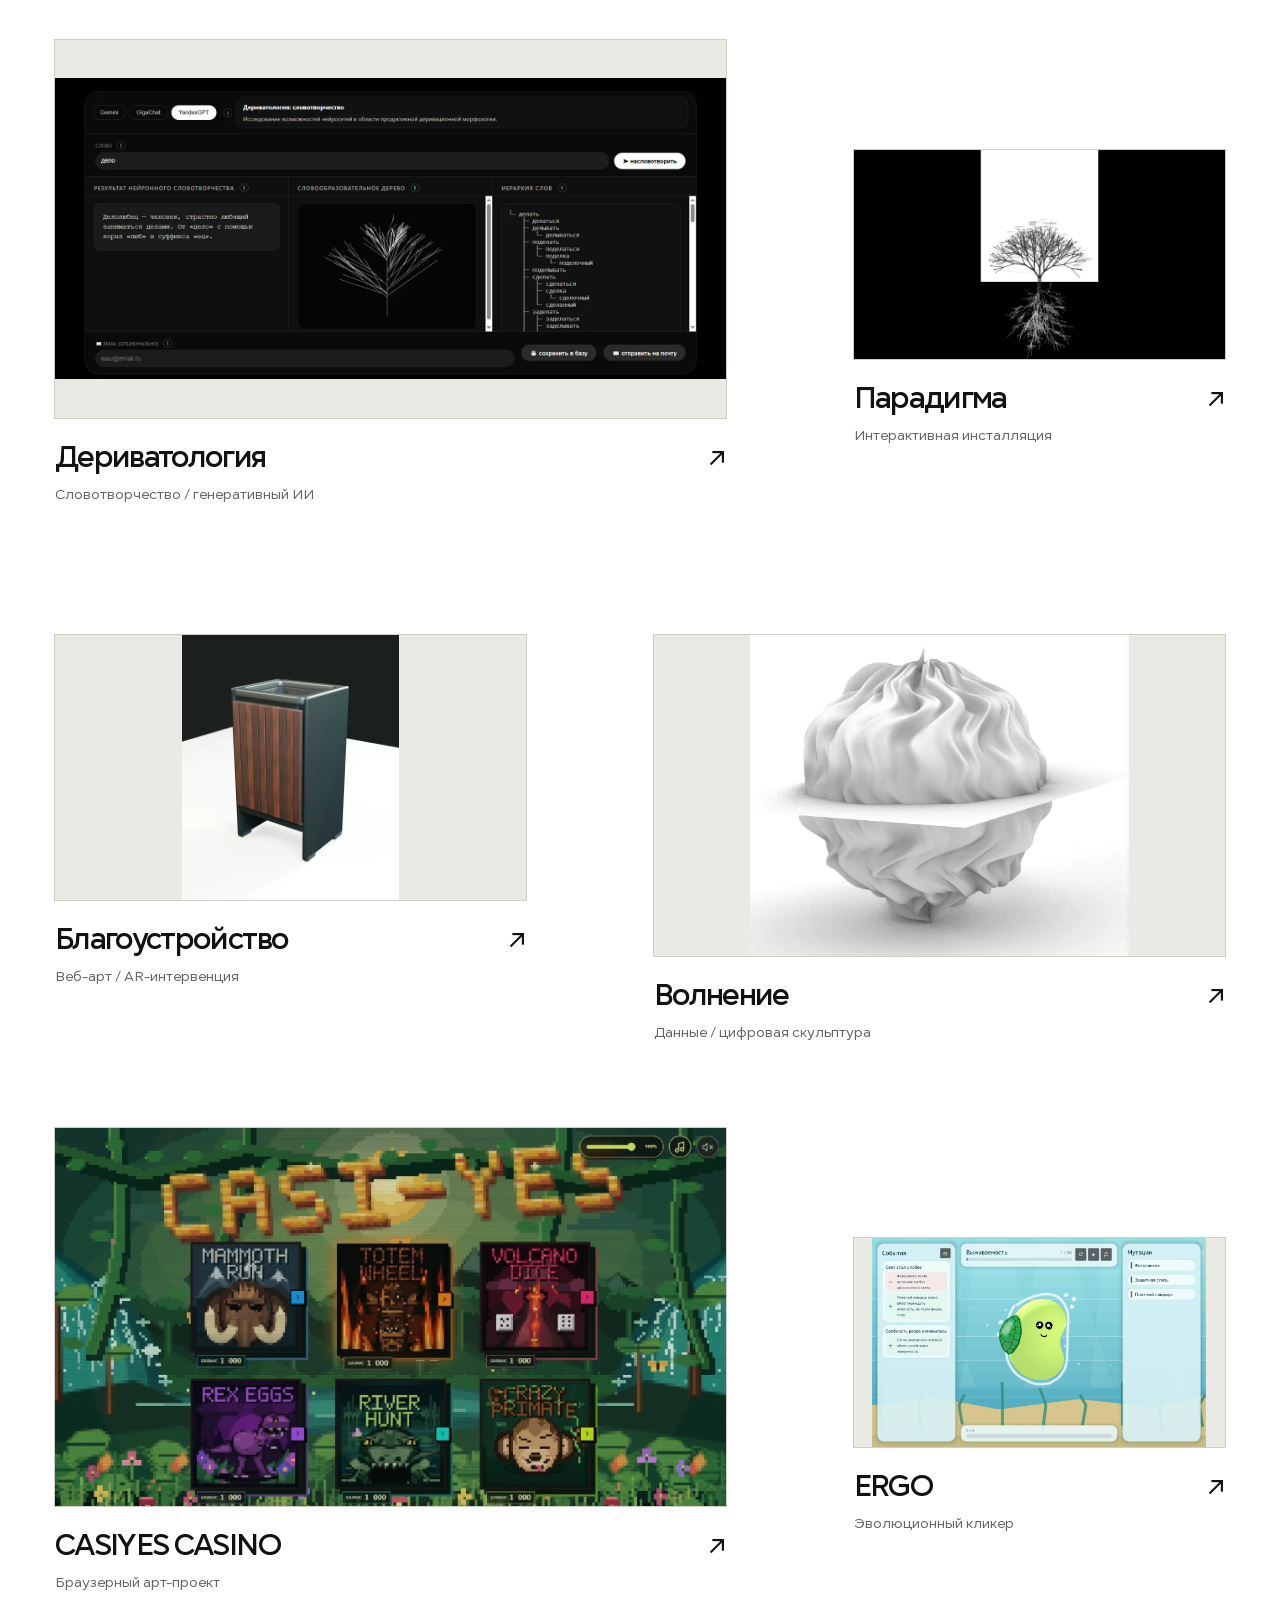
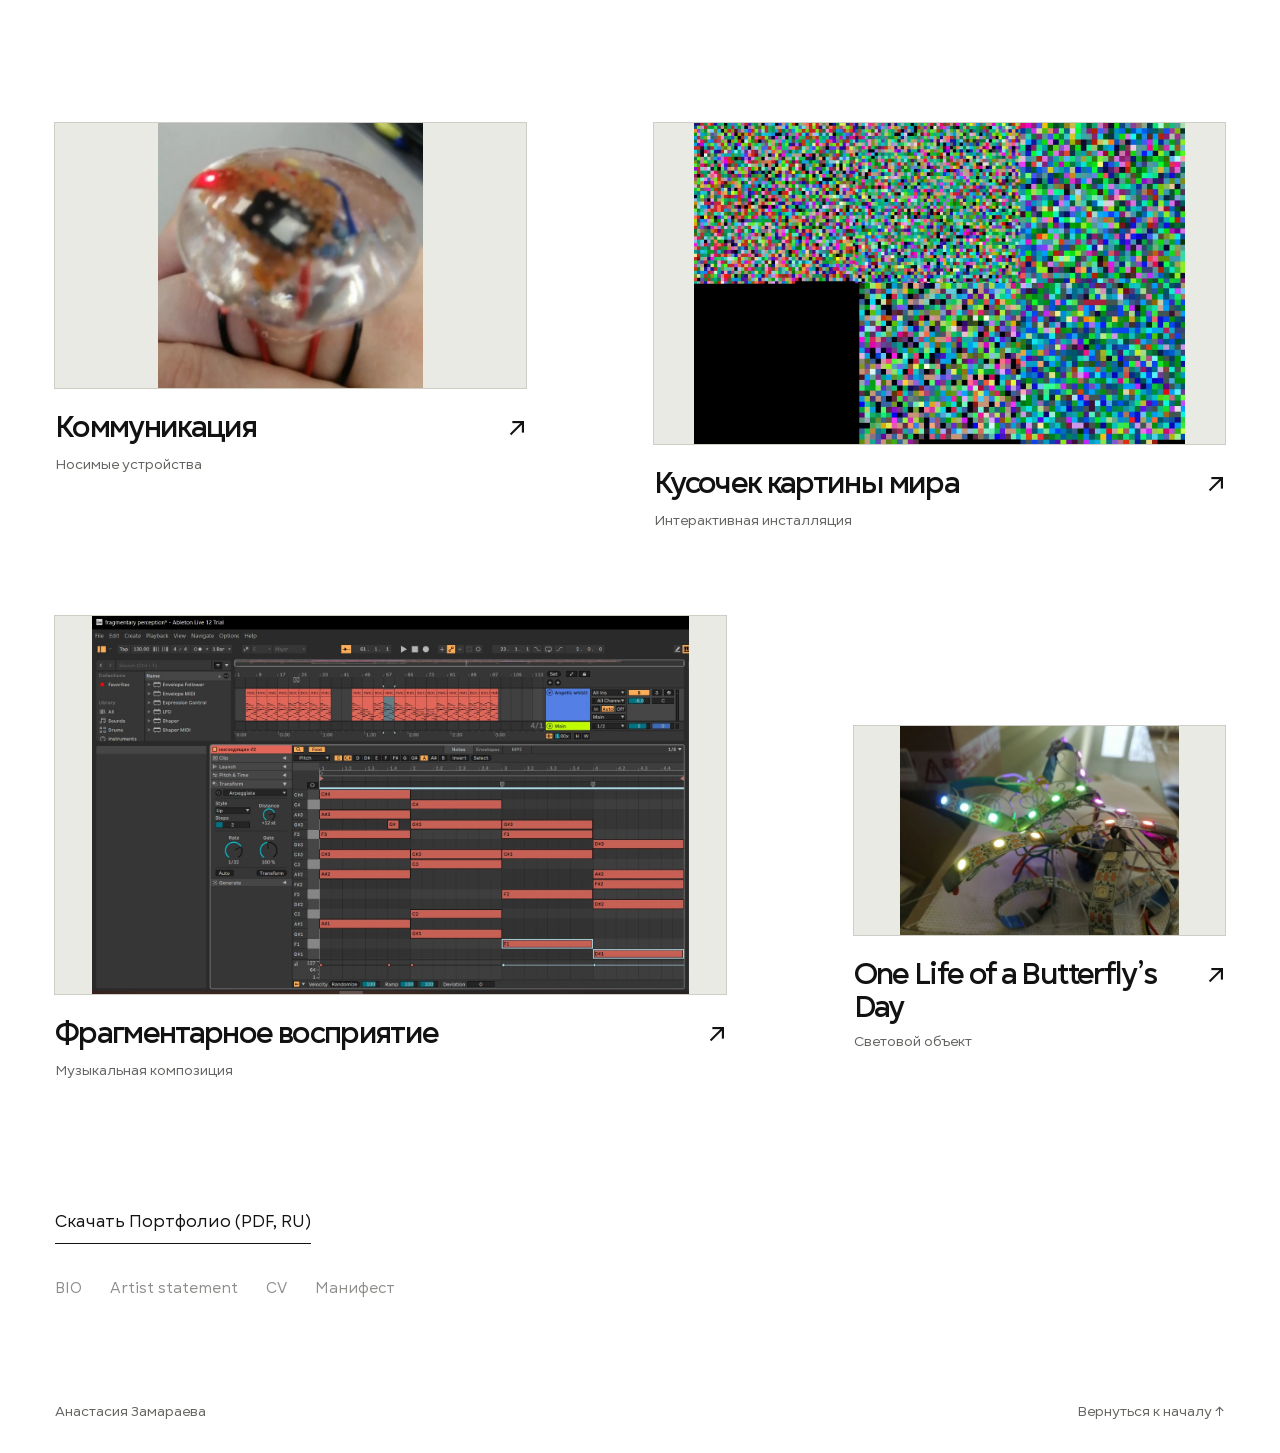
<file: portfolio.html>
<!doctype html>
<html lang="ru" data-page="portfolio">
<head>
  <meta charset="utf-8">
  <meta name="viewport" content="width=device-width,initial-scale=1">
  <meta name="theme-color" content="#ffffff">
  <meta name="description" data-i18n-content="description" content="Анастасия Замараева — медиахудожница, ArtTECH МИСИС. Проекты о языке, восприятии и правилах, которые мы принимаем за данность.">
  <meta property="og:title" data-i18n-content="ogTitle" content="Анастасия Замараева — а может и нет">
  <meta property="og:description" data-i18n-content="ogDescription" content="Я хочу задавать больше вопросов и искать больше ответов. Работы и манифест.">
  <meta property="og:type" content="website">
  <meta property="og:image" content="/assets/portfolio/characters-in-hand.webp">
  <link rel="icon" href="/favicon.svg" type="image/svg+xml">
  <link rel="preload" href="/fonts/Gogh-Black.woff2" as="font" type="font/woff2" crossorigin>
  <script>
    // Apply the stored theme before CSS paints; both language and theme stay independently selectable.
    {
      const page = location.pathname.split('/').pop().replace(/\.html$/, '');
      document.documentElement.dataset.page = ['bio','portfolio','statement','manifesto','cv','contacts'].includes(page) ? page : 'home';
      const query = new URLSearchParams(location.search).get('theme');
      let saved;
      try { saved = localStorage.getItem('portfolio-theme'); } catch { /* Storage is optional. */ }
      const themes = ['light','dark','playful'];
      document.documentElement.dataset.theme = themes.includes(query) ? query : themes.includes(saved) ? saved : 'light';
    }
  </script>
  <link rel="stylesheet" href="/src/styles.css">
  <link rel="stylesheet" href="/src/navigation.css">
  <link rel="stylesheet" href="/src/playful.css">
  <link rel="stylesheet" href="/src/playful-glyphs.css">
  <link rel="stylesheet" href="/src/exhibits.css">
  <link rel="stylesheet" href="/src/exhibits/ergo.css">
  <link rel="stylesheet" href="/src/exhibits/casino.css">
  <link rel="stylesheet" href="/src/exhibits/helplessness.css">
  <link rel="stylesheet" href="/src/exhibits/improvement.css">
  <link rel="stylesheet" href="/src/exhibits/derivatology.css">
  <link rel="stylesheet" href="/src/exhibits/feed-panels.css">
  <link rel="stylesheet" href="/src/exhibits/wave.css">
  <link rel="stylesheet" href="/src/exhibits/communication.css">
  <link rel="stylesheet" href="/src/exhibits/fragmentary.css">
  <link rel="stylesheet" href="/src/exhibits/worldview.css">
  <link rel="stylesheet" href="/src/exhibits/character-workbench.css">
  <link rel="stylesheet" href="/src/exhibits/paradigm-autumn.css">
  <link rel="stylesheet" href="/src/exhibits/beach-protection.css">
  <link rel="stylesheet" href="/src/exhibits/butterfly-landscape.css">
  <title>Портфолио — Анастасия Замараева</title>
</head>
<body>
  <a class="skip-link" href="#main" data-i18n="skipMain">К содержимому</a>
  <div class="side-menu" data-open="false">
    <button id="menu-backdrop" type="button" tabindex="-1" hidden aria-label="Закрыть меню" data-i18n-aria="menuClose"></button>
    <aside id="side-panel" class="side-panel" inert aria-hidden="true" aria-label="Меню сайта" data-i18n-aria="menuLabel">
      <button id="menu-close" class="side-panel-top" type="button" aria-label="Закрыть меню" data-i18n-aria="menuClose"><span data-i18n="menuOpen">Меню</span><span class="menu-cross" aria-hidden="true"></span></button>
      <nav class="side-nav" aria-label="Страницы сайта" data-i18n-aria="pageLinksLabel">
        <a href="/" data-page-link="home" data-i18n="pageHome">Главная</a>
        <a href="/bio.html" data-page-link="bio" data-i18n="pageBio">BIO</a>
        <a href="/portfolio.html" data-page-link="portfolio" data-i18n="pagePortfolio">Портфолио</a>
        <a href="/statement.html" data-page-link="statement" data-i18n="pageStatement">Artist statement</a>
        <a href="/manifesto.html" data-page-link="manifesto" data-i18n="pageManifesto">Манифест</a>
        <a href="/cv.html" data-page-link="cv" data-i18n="pageCv">CV</a>
        <a href="/contacts.html" data-page-link="contacts" data-i18n="pageContacts">Контакты</a>
      </nav>
      <div class="side-preferences"><div class="theme-switch" role="group" aria-label="Тема оформления" data-i18n-aria="themeLabel"><button type="button" data-theme-choice="light" aria-pressed="true" data-i18n="themeLight">Светлая</button><button type="button" data-theme-choice="dark" aria-pressed="false" data-i18n="themeDark">Тёмная</button><button type="button" data-theme-choice="playful" aria-pressed="false" data-i18n="themePlayful">Ещё одна</button></div><div class="language-switch" role="group" aria-label="Язык сайта" data-i18n-aria="languageLabel"><button type="button" data-language="ru" lang="ru" aria-pressed="true">RU</button><button type="button" data-language="en" lang="en" aria-pressed="false">EN</button></div></div>
    </aside>
  </div>
  <header class="site-header" id="top">
    <button id="menu-toggle" type="button" aria-expanded="false" aria-controls="side-panel" data-i18n="menuOpen">Меню</button>
    <div class="site-controls"><div class="theme-switch" role="group" aria-label="Тема оформления" data-i18n-aria="themeLabel"><button type="button" data-theme-choice="light" aria-pressed="true" data-i18n="themeLight">Светлая</button><button type="button" data-theme-choice="dark" aria-pressed="false" data-i18n="themeDark">Тёмная</button><button type="button" data-theme-choice="playful" aria-pressed="false" data-i18n="themePlayful">Ещё одна</button></div><div class="language-switch" role="group" aria-label="Язык сайта" data-i18n-aria="languageLabel"><button type="button" data-language="ru" lang="ru" aria-pressed="true">RU</button><button type="button" data-language="en" lang="en" aria-pressed="false">EN</button></div></div>
  </header>
  <main id="main" tabindex="-1">
    <section class="hero" aria-labelledby="hero-title">
      <div class="hero-identity"><a class="wordmark" href="/" data-page-link="home" data-i18n="name">Анастасия<br>Замараева</a><p class="artist-line" data-i18n="artistLine">Медиахудожница<br>ArtTECH, МИСИС</p></div>
      <h1 id="hero-title" data-i18n="heroTitle"><span>А может</span><span class="title-second">и <span class="title-doubt">нет</span></span></h1>
      <div class="playful-typing" aria-hidden="true"><div class="typing-name"></div><div class="typing-context"><div class="typing-role"></div><div class="typing-school"></div></div><div class="typing-title"></div></div>
      <figure class="cube-study">
<canvas data-i18n="cubeFallback" id="cube" width="700" height="700" aria-label="Рисунок куба. Перетаскивайте его или нажмите стрелку, чтобы повернуть." data-i18n-aria="cubeLabel">Рисунок куба: объёмная фигура на плоском экране.</canvas>
        <figcaption><span id="cube-reading" aria-live="polite" data-i18n="cubeInitial">Куб?</span><button id="change-view" class="view-button" aria-label="Повернуть куб" data-i18n-aria="rotateCube" type="button" data-i18n="changeView"><span aria-hidden="true">↻</span></button></figcaption>
      </figure>
      <div class="hero-bottom"><p class="classic-hero-quote" data-i18n="heroQuote">Давайте задавать больше вопросов<br>и искать больше ответов.</p><p class="playful-hero-quote" data-i18n="playfulQuote">У вас будут вопросы,<br>ответы – не знаю</p><a href="#works" class="text-link hero-works-link" data-i18n="viewWorks"><span class="works-cta-label">Смотреть работы</span> <span aria-hidden="true">↓</span></a></div>
    </section>
    <section id="portfolio-intro" aria-labelledby="page-portfolio-title">
      <h1 class="page-heading" id="page-portfolio-title" tabindex="-1" data-i18n="pagePortfolio">Портфолио</h1>
      <div class="portfolio-pdf"><a class="text-link" href="/downloads/anastasia-zamaraeva-portfolio-ru.pdf" data-document-file="portfolio" target="_blank" rel="noopener" data-i18n="openPortfolioPdf">Открыть портфолио PDF</a><a class="text-link" href="/downloads/anastasia-zamaraeva-portfolio-ru.pdf" data-document-file="portfolio" download="Anastasia_Zamaraeva_Portfolio.pdf" data-i18n="downloadPortfolioPdf">Скачать PDF</a></div>
    </section>
    <section class="works section-pad" id="works" aria-labelledby="works-title">
      <div class="works-heading"><h2 id="works-title" tabindex="-1" data-i18n="works">Работы</h2></div>
      <div id="project-grid" class="project-grid"></div>
      <p id="result-count" class="visually-hidden" role="status"></p>
      <button id="archive-toggle" class="archive-button" type="button" aria-expanded="false" aria-controls="project-grid" data-i18n="more">Ещё работы <span aria-hidden="true">↓</span></button>
      <noscript><p>Для открытия каталога включите JavaScript. Для связи: <a href="mailto:2003a.z@mail.ru">2003a.z@mail.ru</a>.</p></noscript>
    </section>
    <section class="home-quote section-pad about" id="about" aria-labelledby="home-quote-title">
      <h2 id="home-quote-title" data-i18n="aboutHeading">Мне кажется,</h2>
      <blockquote class="manifesto-lead" data-i18n="lead">что смысла нет ни в чем;<br>но нет ничего, во что его<br>нельзя было бы вложить.</blockquote>
    </section>
    <nav class="home-links section-pad" aria-label="Материалы об авторе" data-i18n-aria="pageLinksLabel">
      <a href="/bio.html" data-page-link="bio" data-i18n="pageBio">BIO</a>
      <a href="/portfolio.html" data-page-link="portfolio" data-i18n="pagePortfolio">Портфолио</a>
      <a href="/statement.html" data-page-link="statement" data-i18n="pageStatement">Artist statement</a>
      <a href="/manifesto.html" data-page-link="manifesto" data-i18n="pageManifesto">Манифест</a>
    </nav>
    <section class="text-page section-pad" id="page-bio" aria-labelledby="page-bio-title">
      <h1 class="page-heading" id="page-bio-title" tabindex="-1" data-i18n="pageBio">BIO</h1>
      <div class="reading-copy biography"><h2 data-i18n="authorName">Анастасия Замараева</h2><p data-i18n="bio1">Анастасия Замараева работает в области технологического искусства. Ее интересуют концепции контекста и сознания, которые она рассматривает с точки зрения языка, коммуникации и восприятия в целом.</p><p data-i18n="bio2">Предлагает зрителю интерактивные проекты, где он получает возможность исследовать эти темы через собственные действия. Рассуждает о сути и границах интерактивности. Экспериментирует с разными инструментами: 3D-моделированием, языковыми моделями, электроникой и другими. Окончила бакалавриат КемГУ по направлению «Лингвистика», профиль «Теория и практика межкультурной коммуникации». На данный момент обучается на программе ArtTECH в НИТУ МИСИС. Живет и работает в Москве.</p><p class="education" data-i18n="education">НИТУ МИСИС, ArtTECH — с 2025<br>КемГУ, лингвистика — диплом с отличием, 2025<br>КемГУ, переподготовка «Создание сайтов на HTML и CSS» — 2025</p></div>
    </section>
    <section class="text-page section-pad" id="page-statement" aria-labelledby="page-statement-title">
      <h1 class="page-heading" id="page-statement-title" tabindex="-1" data-i18n="pageStatement">Artist statement</h1>
      <div class="reading-copy" data-i18n="statementText"><p>Мне кажется, мы часто перестаем задумываться о контексте, постоянно находясь внутри него. Что-то уже кажется само собой разумеющимся, но что оно вообще такое само из себя, чтобы разуметься? Меня интересует, как контекст формирует наш мир и восприятие. Например, может ли человек не быть антропоцентричным? Не в смысле того, должен ли он преодолевать антропоцентризм, а в смысле самой возможности выйти за пределы человеческой перспективы.</p><p>Рассуждать об этом очень помогает язык. Во-первых, потому что рассуждать без языка довольно проблематично, а во-вторых, потому что язык – это, можно сказать, некая длинная и немного запутанная, но раскрывающая многое инструкция к современному человеку.</p><p>Размышляя об особенностях восприятия, я часто создаю интерактивные работы. Мне нравится учитывать, с каким опытом и ожиданиями человек приходит к работе, и играть с ними во время взаимодействия. Ну а в идеале – дарить положительные эмоции.</p><p>Я экспериментирую с технологиями, насколько у меня выходит: 3D, нейросети, электроника и т.д. и т.п. Иногда идея приводит меня к инструменту, иногда инструмент подсказывает, о чем хочется сказать. Мне нравится строить неожиданные связи и разбираться, что именно делает их неожиданными.</p></div>
    </section>
    <section class="text-page section-pad" id="page-manifesto" aria-labelledby="page-manifesto-title">
      <h1 class="page-heading" id="page-manifesto-title" tabindex="-1" data-i18n="pageManifesto">Манифест</h1>
      <div class="reading-copy" data-i18n="manifestoText">
          <p>Мне кажется, что смысла нет ни в чем; но нет ничего, во что его нельзя было бы вложить.</p>
          <p>Я готова отчаянно защищать свои убеждения, но это не значит, что я не готова переубеждаться.</p>
          <p>Мне кажется, что абсолютной истины не существует; и поэтому, однозначного ответа нет ни на один вопрос. Но это не значит, что не нужно задавать вопросы. Наоборот, следует задавать больше вопросов, чтобы находить больше разных ответов и новых вопросов.</p>
          <p>Если я посмотрю на рисунок куба на обычном листе бумаги – я могу сказать, что это куб. И это будет правильно. Но это ведь противоречит определению куба, ведь он – трехмерная фигура. Но и рисунок на бумаге не двухмерный, ведь мы в трехмерной реальности. Но несмотря даже на существующую трёхмерность, это всё ещё не куб по геометрическому определению. Но я чётко вижу куб на рисунке, его условное обозначение.</p>
          <p>Мне кажется, что всё в мире – условность; это позволяет найти больше ответов на один вопрос, чем мы ставим себе задачу найти.</p>
          <p>Я хочу задавать больше вопросов и искать больше ответов.</p>
          <p>Я не ставлю, в традиционном смысле, под сомнение науку, я верю науке. Но, я считаю, что можно верить в одно, и искать другое, это не противоречие.</p>
          <p>Наука на протяжении истории не раз опровергала то, что сама перед этим доказывала. Это нормально.</p>
          <p>Вопрос – это движущая сила человечества, ответ – передышка в пути.</p>
          <p>Мы не знаем откуда и куда идем, и я не знаю, найдём ли мы ответы на это. А поэтому, наверное, стоит двигаться.</p>
          <p>А может и нет,<br>и это еще один вопрос</p>
        </div>
    </section>
    <section class="text-page section-pad" id="page-cv" aria-labelledby="page-cv-title"><h1 class="page-heading" id="page-cv-title" tabindex="-1" data-i18n="pageCv">CV</h1><div id="cv-content" class="reading-copy">
    <h2>Анастасия Замараева</h2>
    <p>Автор, креатор<br>Москва, Россия<br><a href="mailto:2003a.z@mail.ru">2003a.z@mail.ru</a></p>
    <h2>Избранные проекты</h2>
    <p>Индивидуальные проекты, созданные на программе ArtTECH в НИТУ МИСИС.</p>
    <h3>Обычная комната (2026)</h3><p>Игровой 3D-прототип, в котором пользователю предлагается адаптироваться к изменённым функциям предметов быта. Возвращение объектов к их классической роли в финале вызывает у игрока когнитивный конфликт. Проживание этого опыта позволяет проследить, как формируются ожидания.</p>
<h3>Работа о Солнце, раке, людях и смыслах (2026)</h3><p>Интерактивный прототип с солнечной панелью, освещение которой управляет читаемостью текста. Через эту механику раскрывается тема воздействия солнечного излучения на организм человека.</p>
<h3>Выученная беспомощность (2026)</h3><p>Интерактивный веб-проект об ожиданиях от ИИ и доверии к диалоговому интерфейсу. Языковая модель намеренно уклоняется от ответов на запросы пользователя.</p>
<h3>Конструктор иероглифов (2026)</h3><p>Интерактивный объект для сборки китайских иероглифов из отдельных элементов. Работа исследует, как возможность действовать внутри незнакомой знаковой системы меняет её восприятие.</p>
<h3>Фрагментарное восприятие (2025)</h3><p>Музыкальная композиция на основе игры слов, в которой интерпретация услышанного зависит от контекста и предшествующего опыта слушателя.</p>
    <h2>Образование</h2>
    <p>2025 – настоящее время. НИТУ МИСИС. Магистратура, программа ArtTECH.</p>
<p>2025. КемГУ. Бакалавриат с отличием. Лингвистика, профиль «Теория и практика межкультурной коммуникации».</p>
<p>2025. КемГУ. Профессиональная переподготовка, программа «Создание сайтов на HTML и CSS», квалификация «Разработчик web и мультимедийных приложений».</p>
    <h2>Инструменты и навыки</h2>
    <p>3D-моделирование в Blender и Rhino, доработка моделей и подготовка файлов для производства.</p>
<p>Лазерная резка, пайка электронных компонентов.</p>
<p>Базовое владение TouchDesigner.</p>
    <h2>Языки</h2>
    <p>Русский – родной</p>
<p>Английский – свободный</p>
  </div></section>
    <section id="document-footer" class="document-footer section-pad" aria-label="Документы" data-i18n-aria="documentsLabel">
      <a id="document-download" class="text-link" href="/downloads/anastasia-zamaraeva-bio-ru.pdf" download>Скачать BIO (PDF, RU)</a>
      <nav class="document-links" aria-label="Другие документы" data-i18n-aria="otherDocuments">
        <a href="/bio.html" data-page-link="bio" data-i18n="pageBio">BIO</a>
        <a href="/statement.html" data-page-link="statement" data-i18n="pageStatement">Artist statement</a>
        <a href="/cv.html" data-page-link="cv" data-i18n="pageCv">CV</a>
        <a href="/portfolio.html" data-page-link="portfolio" data-i18n="pagePortfolio">Портфолио</a>
        <a href="/manifesto.html" data-page-link="manifesto" data-i18n="pageManifesto">Манифест</a>
      </nav>
    </section>
    <section class="text-page section-pad" id="page-contacts" aria-labelledby="page-contacts-title"><h1 class="page-heading" id="page-contacts-title" tabindex="-1" data-i18n="pageContacts">Контакты</h1></section>
    <section class="contact section-pad" id="contact" aria-labelledby="contact-title"><h2 id="contact-title" data-i18n="contactHeading">Есть<br><span>вопрос?</span></h2><div class="contact-actions"><a class="email-link" href="mailto:2003a.z@mail.ru">2003a.z@mail.ru <span aria-hidden="true">↗</span></a><a class="telegram-link text-link" href="https://t.me/ukolzla" target="_blank" rel="noopener">Telegram @ukolzla <span aria-hidden="true">↗</span></a><button id="copy-email" class="text-link" type="button" data-i18n="copyEmail">Скопировать адрес</button><p id="copy-status" role="status"></p></div></section>
  </main>
  <footer class="site-footer"><span data-i18n="footerName">Анастасия Замараева</span><a href="#top" data-i18n="backTop">Вернуться к началу ↑</a></footer>
  <dialog id="project-dialog" aria-labelledby="dialog-title"><div class="dialog-toolbar"><span data-i18n="dialogWorks">Работы</span><div class="dialog-controls"><div class="theme-switch" role="group" aria-label="Тема оформления" data-i18n-aria="themeLabel"><button type="button" data-theme-choice="light" aria-pressed="true" data-i18n="themeLight">Светлая</button><button type="button" data-theme-choice="dark" aria-pressed="false" data-i18n="themeDark">Тёмная</button><button type="button" data-theme-choice="playful" aria-pressed="false" data-i18n="themePlayful">Ещё одна</button></div><div class="language-switch" role="group" aria-label="Язык сайта" data-i18n-aria="languageLabel"><button type="button" data-language="ru" lang="ru" aria-pressed="true">RU</button><button type="button" data-language="en" lang="en" aria-pressed="false">EN</button></div></div><button id="close-dialog" type="button" data-i18n="close">Закрыть <span aria-hidden="true">×</span></button></div><div id="dialog-content"></div></dialog>
  <script type="module" src="/src/main.js"></script>
</body>
</html>
</file>
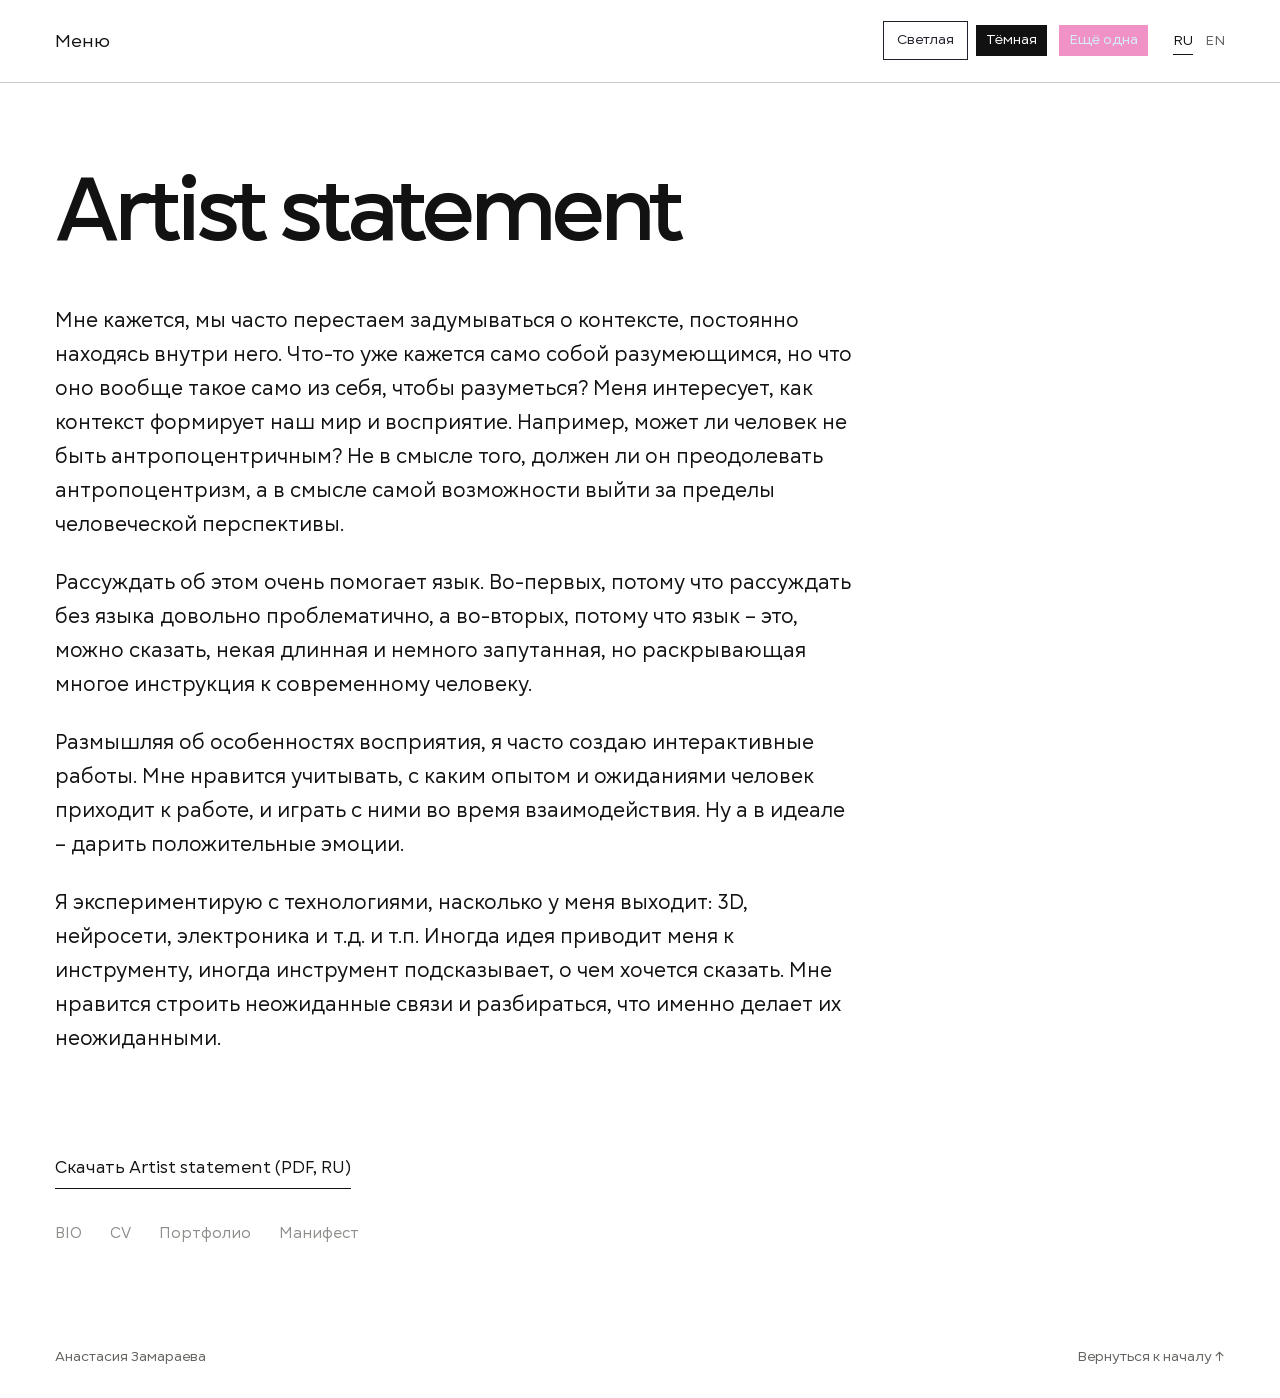
<file: statement.html>
<!doctype html>
<html lang="ru" data-page="statement">
<head>
  <meta charset="utf-8">
  <meta name="viewport" content="width=device-width,initial-scale=1">
  <meta name="theme-color" content="#ffffff">
  <meta name="description" data-i18n-content="description" content="Анастасия Замараева — медиахудожница, ArtTECH МИСИС. Проекты о языке, восприятии и правилах, которые мы принимаем за данность.">
  <meta property="og:title" data-i18n-content="ogTitle" content="Анастасия Замараева — а может и нет">
  <meta property="og:description" data-i18n-content="ogDescription" content="Я хочу задавать больше вопросов и искать больше ответов. Работы и манифест.">
  <meta property="og:type" content="website">
  <meta property="og:image" content="/assets/portfolio/characters-in-hand.webp">
  <link rel="icon" href="/favicon.svg" type="image/svg+xml">
  <link rel="preload" href="/fonts/Gogh-Black.woff2" as="font" type="font/woff2" crossorigin>
  <script>
    // Apply the stored theme before CSS paints; both language and theme stay independently selectable.
    {
      const page = location.pathname.split('/').pop().replace(/\.html$/, '');
      document.documentElement.dataset.page = ['bio','portfolio','statement','manifesto','cv','contacts'].includes(page) ? page : 'home';
      const query = new URLSearchParams(location.search).get('theme');
      let saved;
      try { saved = localStorage.getItem('portfolio-theme'); } catch { /* Storage is optional. */ }
      const themes = ['light','dark','playful'];
      document.documentElement.dataset.theme = themes.includes(query) ? query : themes.includes(saved) ? saved : 'light';
    }
  </script>
  <link rel="stylesheet" href="/src/styles.css">
  <link rel="stylesheet" href="/src/navigation.css">
  <link rel="stylesheet" href="/src/playful.css">
  <link rel="stylesheet" href="/src/playful-glyphs.css">
  <link rel="stylesheet" href="/src/exhibits.css">
  <link rel="stylesheet" href="/src/exhibits/ergo.css">
  <link rel="stylesheet" href="/src/exhibits/casino.css">
  <link rel="stylesheet" href="/src/exhibits/helplessness.css">
  <link rel="stylesheet" href="/src/exhibits/improvement.css">
  <link rel="stylesheet" href="/src/exhibits/derivatology.css">
  <link rel="stylesheet" href="/src/exhibits/feed-panels.css">
  <link rel="stylesheet" href="/src/exhibits/wave.css">
  <link rel="stylesheet" href="/src/exhibits/communication.css">
  <link rel="stylesheet" href="/src/exhibits/fragmentary.css">
  <link rel="stylesheet" href="/src/exhibits/worldview.css">
  <link rel="stylesheet" href="/src/exhibits/character-workbench.css">
  <link rel="stylesheet" href="/src/exhibits/paradigm-autumn.css">
  <link rel="stylesheet" href="/src/exhibits/beach-protection.css">
  <link rel="stylesheet" href="/src/exhibits/butterfly-landscape.css">
  <title>Artist statement — Анастасия Замараева</title>
</head>
<body>
  <a class="skip-link" href="#main" data-i18n="skipMain">К содержимому</a>
  <div class="side-menu" data-open="false">
    <button id="menu-backdrop" type="button" tabindex="-1" hidden aria-label="Закрыть меню" data-i18n-aria="menuClose"></button>
    <aside id="side-panel" class="side-panel" inert aria-hidden="true" aria-label="Меню сайта" data-i18n-aria="menuLabel">
      <button id="menu-close" class="side-panel-top" type="button" aria-label="Закрыть меню" data-i18n-aria="menuClose"><span data-i18n="menuOpen">Меню</span><span class="menu-cross" aria-hidden="true"></span></button>
      <nav class="side-nav" aria-label="Страницы сайта" data-i18n-aria="pageLinksLabel">
        <a href="/" data-page-link="home" data-i18n="pageHome">Главная</a>
        <a href="/bio.html" data-page-link="bio" data-i18n="pageBio">BIO</a>
        <a href="/portfolio.html" data-page-link="portfolio" data-i18n="pagePortfolio">Портфолио</a>
        <a href="/statement.html" data-page-link="statement" data-i18n="pageStatement">Artist statement</a>
        <a href="/manifesto.html" data-page-link="manifesto" data-i18n="pageManifesto">Манифест</a>
        <a href="/cv.html" data-page-link="cv" data-i18n="pageCv">CV</a>
        <a href="/contacts.html" data-page-link="contacts" data-i18n="pageContacts">Контакты</a>
      </nav>
      <div class="side-preferences"><div class="theme-switch" role="group" aria-label="Тема оформления" data-i18n-aria="themeLabel"><button type="button" data-theme-choice="light" aria-pressed="true" data-i18n="themeLight">Светлая</button><button type="button" data-theme-choice="dark" aria-pressed="false" data-i18n="themeDark">Тёмная</button><button type="button" data-theme-choice="playful" aria-pressed="false" data-i18n="themePlayful">Ещё одна</button></div><div class="language-switch" role="group" aria-label="Язык сайта" data-i18n-aria="languageLabel"><button type="button" data-language="ru" lang="ru" aria-pressed="true">RU</button><button type="button" data-language="en" lang="en" aria-pressed="false">EN</button></div></div>
    </aside>
  </div>
  <header class="site-header" id="top">
    <button id="menu-toggle" type="button" aria-expanded="false" aria-controls="side-panel" data-i18n="menuOpen">Меню</button>
    <div class="site-controls"><div class="theme-switch" role="group" aria-label="Тема оформления" data-i18n-aria="themeLabel"><button type="button" data-theme-choice="light" aria-pressed="true" data-i18n="themeLight">Светлая</button><button type="button" data-theme-choice="dark" aria-pressed="false" data-i18n="themeDark">Тёмная</button><button type="button" data-theme-choice="playful" aria-pressed="false" data-i18n="themePlayful">Ещё одна</button></div><div class="language-switch" role="group" aria-label="Язык сайта" data-i18n-aria="languageLabel"><button type="button" data-language="ru" lang="ru" aria-pressed="true">RU</button><button type="button" data-language="en" lang="en" aria-pressed="false">EN</button></div></div>
  </header>
  <main id="main" tabindex="-1">
    <section class="hero" aria-labelledby="hero-title">
      <div class="hero-identity"><a class="wordmark" href="/" data-page-link="home" data-i18n="name">Анастасия<br>Замараева</a><p class="artist-line" data-i18n="artistLine">Медиахудожница<br>ArtTECH, МИСИС</p></div>
      <h1 id="hero-title" data-i18n="heroTitle"><span>А может</span><span class="title-second">и <span class="title-doubt">нет</span></span></h1>
      <div class="playful-typing" aria-hidden="true"><div class="typing-name"></div><div class="typing-context"><div class="typing-role"></div><div class="typing-school"></div></div><div class="typing-title"></div></div>
      <figure class="cube-study">
<canvas data-i18n="cubeFallback" id="cube" width="700" height="700" aria-label="Рисунок куба. Перетаскивайте его или нажмите стрелку, чтобы повернуть." data-i18n-aria="cubeLabel">Рисунок куба: объёмная фигура на плоском экране.</canvas>
        <figcaption><span id="cube-reading" aria-live="polite" data-i18n="cubeInitial">Куб?</span><button id="change-view" class="view-button" aria-label="Повернуть куб" data-i18n-aria="rotateCube" type="button" data-i18n="changeView"><span aria-hidden="true">↻</span></button></figcaption>
      </figure>
      <div class="hero-bottom"><p class="classic-hero-quote" data-i18n="heroQuote">Давайте задавать больше вопросов<br>и искать больше ответов.</p><p class="playful-hero-quote" data-i18n="playfulQuote">У вас будут вопросы,<br>ответы – не знаю</p><a href="#works" class="text-link hero-works-link" data-i18n="viewWorks"><span class="works-cta-label">Смотреть работы</span> <span aria-hidden="true">↓</span></a></div>
    </section>
    <section id="portfolio-intro" aria-labelledby="page-portfolio-title">
      <h1 class="page-heading" id="page-portfolio-title" tabindex="-1" data-i18n="pagePortfolio">Портфолио</h1>
      <div class="portfolio-pdf"><a class="text-link" href="/downloads/anastasia-zamaraeva-portfolio-ru.pdf" data-document-file="portfolio" target="_blank" rel="noopener" data-i18n="openPortfolioPdf">Открыть портфолио PDF</a><a class="text-link" href="/downloads/anastasia-zamaraeva-portfolio-ru.pdf" data-document-file="portfolio" download="Anastasia_Zamaraeva_Portfolio.pdf" data-i18n="downloadPortfolioPdf">Скачать PDF</a></div>
    </section>
    <section class="works section-pad" id="works" aria-labelledby="works-title">
      <div class="works-heading"><h2 id="works-title" tabindex="-1" data-i18n="works">Работы</h2></div>
      <div id="project-grid" class="project-grid"></div>
      <p id="result-count" class="visually-hidden" role="status"></p>
      <button id="archive-toggle" class="archive-button" type="button" aria-expanded="false" aria-controls="project-grid" data-i18n="more">Ещё работы <span aria-hidden="true">↓</span></button>
      <noscript><p>Для открытия каталога включите JavaScript. Для связи: <a href="mailto:2003a.z@mail.ru">2003a.z@mail.ru</a>.</p></noscript>
    </section>
    <section class="home-quote section-pad about" id="about" aria-labelledby="home-quote-title">
      <h2 id="home-quote-title" data-i18n="aboutHeading">Мне кажется,</h2>
      <blockquote class="manifesto-lead" data-i18n="lead">что смысла нет ни в чем;<br>но нет ничего, во что его<br>нельзя было бы вложить.</blockquote>
    </section>
    <nav class="home-links section-pad" aria-label="Материалы об авторе" data-i18n-aria="pageLinksLabel">
      <a href="/bio.html" data-page-link="bio" data-i18n="pageBio">BIO</a>
      <a href="/portfolio.html" data-page-link="portfolio" data-i18n="pagePortfolio">Портфолио</a>
      <a href="/statement.html" data-page-link="statement" data-i18n="pageStatement">Artist statement</a>
      <a href="/manifesto.html" data-page-link="manifesto" data-i18n="pageManifesto">Манифест</a>
    </nav>
    <section class="text-page section-pad" id="page-bio" aria-labelledby="page-bio-title">
      <h1 class="page-heading" id="page-bio-title" tabindex="-1" data-i18n="pageBio">BIO</h1>
      <div class="reading-copy biography"><h2 data-i18n="authorName">Анастасия Замараева</h2><p data-i18n="bio1">Анастасия Замараева работает в области технологического искусства. Ее интересуют концепции контекста и сознания, которые она рассматривает с точки зрения языка, коммуникации и восприятия в целом.</p><p data-i18n="bio2">Предлагает зрителю интерактивные проекты, где он получает возможность исследовать эти темы через собственные действия. Рассуждает о сути и границах интерактивности. Экспериментирует с разными инструментами: 3D-моделированием, языковыми моделями, электроникой и другими. Окончила бакалавриат КемГУ по направлению «Лингвистика», профиль «Теория и практика межкультурной коммуникации». На данный момент обучается на программе ArtTECH в НИТУ МИСИС. Живет и работает в Москве.</p><p class="education" data-i18n="education">НИТУ МИСИС, ArtTECH — с 2025<br>КемГУ, лингвистика — диплом с отличием, 2025<br>КемГУ, переподготовка «Создание сайтов на HTML и CSS» — 2025</p></div>
    </section>
    <section class="text-page section-pad" id="page-statement" aria-labelledby="page-statement-title">
      <h1 class="page-heading" id="page-statement-title" tabindex="-1" data-i18n="pageStatement">Artist statement</h1>
      <div class="reading-copy" data-i18n="statementText"><p>Мне кажется, мы часто перестаем задумываться о контексте, постоянно находясь внутри него. Что-то уже кажется само собой разумеющимся, но что оно вообще такое само из себя, чтобы разуметься? Меня интересует, как контекст формирует наш мир и восприятие. Например, может ли человек не быть антропоцентричным? Не в смысле того, должен ли он преодолевать антропоцентризм, а в смысле самой возможности выйти за пределы человеческой перспективы.</p><p>Рассуждать об этом очень помогает язык. Во-первых, потому что рассуждать без языка довольно проблематично, а во-вторых, потому что язык – это, можно сказать, некая длинная и немного запутанная, но раскрывающая многое инструкция к современному человеку.</p><p>Размышляя об особенностях восприятия, я часто создаю интерактивные работы. Мне нравится учитывать, с каким опытом и ожиданиями человек приходит к работе, и играть с ними во время взаимодействия. Ну а в идеале – дарить положительные эмоции.</p><p>Я экспериментирую с технологиями, насколько у меня выходит: 3D, нейросети, электроника и т.д. и т.п. Иногда идея приводит меня к инструменту, иногда инструмент подсказывает, о чем хочется сказать. Мне нравится строить неожиданные связи и разбираться, что именно делает их неожиданными.</p></div>
    </section>
    <section class="text-page section-pad" id="page-manifesto" aria-labelledby="page-manifesto-title">
      <h1 class="page-heading" id="page-manifesto-title" tabindex="-1" data-i18n="pageManifesto">Манифест</h1>
      <div class="reading-copy" data-i18n="manifestoText">
          <p>Мне кажется, что смысла нет ни в чем; но нет ничего, во что его нельзя было бы вложить.</p>
          <p>Я готова отчаянно защищать свои убеждения, но это не значит, что я не готова переубеждаться.</p>
          <p>Мне кажется, что абсолютной истины не существует; и поэтому, однозначного ответа нет ни на один вопрос. Но это не значит, что не нужно задавать вопросы. Наоборот, следует задавать больше вопросов, чтобы находить больше разных ответов и новых вопросов.</p>
          <p>Если я посмотрю на рисунок куба на обычном листе бумаги – я могу сказать, что это куб. И это будет правильно. Но это ведь противоречит определению куба, ведь он – трехмерная фигура. Но и рисунок на бумаге не двухмерный, ведь мы в трехмерной реальности. Но несмотря даже на существующую трёхмерность, это всё ещё не куб по геометрическому определению. Но я чётко вижу куб на рисунке, его условное обозначение.</p>
          <p>Мне кажется, что всё в мире – условность; это позволяет найти больше ответов на один вопрос, чем мы ставим себе задачу найти.</p>
          <p>Я хочу задавать больше вопросов и искать больше ответов.</p>
          <p>Я не ставлю, в традиционном смысле, под сомнение науку, я верю науке. Но, я считаю, что можно верить в одно, и искать другое, это не противоречие.</p>
          <p>Наука на протяжении истории не раз опровергала то, что сама перед этим доказывала. Это нормально.</p>
          <p>Вопрос – это движущая сила человечества, ответ – передышка в пути.</p>
          <p>Мы не знаем откуда и куда идем, и я не знаю, найдём ли мы ответы на это. А поэтому, наверное, стоит двигаться.</p>
          <p>А может и нет,<br>и это еще один вопрос</p>
        </div>
    </section>
    <section class="text-page section-pad" id="page-cv" aria-labelledby="page-cv-title"><h1 class="page-heading" id="page-cv-title" tabindex="-1" data-i18n="pageCv">CV</h1><div id="cv-content" class="reading-copy">
    <h2>Анастасия Замараева</h2>
    <p>Автор, креатор<br>Москва, Россия<br><a href="mailto:2003a.z@mail.ru">2003a.z@mail.ru</a></p>
    <h2>Избранные проекты</h2>
    <p>Индивидуальные проекты, созданные на программе ArtTECH в НИТУ МИСИС.</p>
    <h3>Обычная комната (2026)</h3><p>Игровой 3D-прототип, в котором пользователю предлагается адаптироваться к изменённым функциям предметов быта. Возвращение объектов к их классической роли в финале вызывает у игрока когнитивный конфликт. Проживание этого опыта позволяет проследить, как формируются ожидания.</p>
<h3>Работа о Солнце, раке, людях и смыслах (2026)</h3><p>Интерактивный прототип с солнечной панелью, освещение которой управляет читаемостью текста. Через эту механику раскрывается тема воздействия солнечного излучения на организм человека.</p>
<h3>Выученная беспомощность (2026)</h3><p>Интерактивный веб-проект об ожиданиях от ИИ и доверии к диалоговому интерфейсу. Языковая модель намеренно уклоняется от ответов на запросы пользователя.</p>
<h3>Конструктор иероглифов (2026)</h3><p>Интерактивный объект для сборки китайских иероглифов из отдельных элементов. Работа исследует, как возможность действовать внутри незнакомой знаковой системы меняет её восприятие.</p>
<h3>Фрагментарное восприятие (2025)</h3><p>Музыкальная композиция на основе игры слов, в которой интерпретация услышанного зависит от контекста и предшествующего опыта слушателя.</p>
    <h2>Образование</h2>
    <p>2025 – настоящее время. НИТУ МИСИС. Магистратура, программа ArtTECH.</p>
<p>2025. КемГУ. Бакалавриат с отличием. Лингвистика, профиль «Теория и практика межкультурной коммуникации».</p>
<p>2025. КемГУ. Профессиональная переподготовка, программа «Создание сайтов на HTML и CSS», квалификация «Разработчик web и мультимедийных приложений».</p>
    <h2>Инструменты и навыки</h2>
    <p>3D-моделирование в Blender и Rhino, доработка моделей и подготовка файлов для производства.</p>
<p>Лазерная резка, пайка электронных компонентов.</p>
<p>Базовое владение TouchDesigner.</p>
    <h2>Языки</h2>
    <p>Русский – родной</p>
<p>Английский – свободный</p>
  </div></section>
    <section id="document-footer" class="document-footer section-pad" aria-label="Документы" data-i18n-aria="documentsLabel">
      <a id="document-download" class="text-link" href="/downloads/anastasia-zamaraeva-bio-ru.pdf" download>Скачать BIO (PDF, RU)</a>
      <nav class="document-links" aria-label="Другие документы" data-i18n-aria="otherDocuments">
        <a href="/bio.html" data-page-link="bio" data-i18n="pageBio">BIO</a>
        <a href="/statement.html" data-page-link="statement" data-i18n="pageStatement">Artist statement</a>
        <a href="/cv.html" data-page-link="cv" data-i18n="pageCv">CV</a>
        <a href="/portfolio.html" data-page-link="portfolio" data-i18n="pagePortfolio">Портфолио</a>
        <a href="/manifesto.html" data-page-link="manifesto" data-i18n="pageManifesto">Манифест</a>
      </nav>
    </section>
    <section class="text-page section-pad" id="page-contacts" aria-labelledby="page-contacts-title"><h1 class="page-heading" id="page-contacts-title" tabindex="-1" data-i18n="pageContacts">Контакты</h1></section>
    <section class="contact section-pad" id="contact" aria-labelledby="contact-title"><h2 id="contact-title" data-i18n="contactHeading">Есть<br><span>вопрос?</span></h2><div class="contact-actions"><a class="email-link" href="mailto:2003a.z@mail.ru">2003a.z@mail.ru <span aria-hidden="true">↗</span></a><a class="telegram-link text-link" href="https://t.me/ukolzla" target="_blank" rel="noopener">Telegram @ukolzla <span aria-hidden="true">↗</span></a><button id="copy-email" class="text-link" type="button" data-i18n="copyEmail">Скопировать адрес</button><p id="copy-status" role="status"></p></div></section>
  </main>
  <footer class="site-footer"><span data-i18n="footerName">Анастасия Замараева</span><a href="#top" data-i18n="backTop">Вернуться к началу ↑</a></footer>
  <dialog id="project-dialog" aria-labelledby="dialog-title"><div class="dialog-toolbar"><span data-i18n="dialogWorks">Работы</span><div class="dialog-controls"><div class="theme-switch" role="group" aria-label="Тема оформления" data-i18n-aria="themeLabel"><button type="button" data-theme-choice="light" aria-pressed="true" data-i18n="themeLight">Светлая</button><button type="button" data-theme-choice="dark" aria-pressed="false" data-i18n="themeDark">Тёмная</button><button type="button" data-theme-choice="playful" aria-pressed="false" data-i18n="themePlayful">Ещё одна</button></div><div class="language-switch" role="group" aria-label="Язык сайта" data-i18n-aria="languageLabel"><button type="button" data-language="ru" lang="ru" aria-pressed="true">RU</button><button type="button" data-language="en" lang="en" aria-pressed="false">EN</button></div></div><button id="close-dialog" type="button" data-i18n="close">Закрыть <span aria-hidden="true">×</span></button></div><div id="dialog-content"></div></dialog>
  <script type="module" src="/src/main.js"></script>
</body>
</html>
</file>
<file: src/styles.css>
@font-face{font-family:Gogh;src:url('/fonts/Gogh-Regular.woff2') format('woff2');font-weight:400;font-style:normal;font-display:swap}
@font-face{font-family:Gogh;src:url('/fonts/Gogh-Medium.woff2') format('woff2');font-weight:500;font-style:normal;font-display:swap}
@font-face{font-family:Gogh;src:url('/fonts/Gogh-Black.woff2') format('woff2');font-weight:900;font-style:normal;font-display:swap}

@layer reset,base,layout,components,responsive;
@layer reset {
  *,*::before,*::after{box-sizing:border-box}
  body,h1,h2,h3,p,figure,blockquote{margin:0}
  button,input{font:inherit}
  button,a,summary{-webkit-tap-highlight-color:transparent}
  button{color:inherit;cursor:pointer;border:0;background:none}
  img,video{max-width:100%;display:block}
  a{color:inherit;text-decoration:none}
  html{color-scheme:light;scroll-behavior:smooth;scroll-padding-top:32px}
  ::selection{background:#c9c9c4;color:#121212}
}
@layer base {
  :root{--paper:#ffffff;--ink:#121212;--muted:#62625e;--line:#cecec7;--surface:#eaeae4;--cube-edge:#181818;--cube-back:#93938b;--gutter:clamp(24px,4.3vw,88px)}
  :root[data-theme=dark]{--paper:#121212;--ink:#efefeb;--muted:#aaa9a5;--line:#444441;--surface:#1c1c1a;--cube-edge:#efefeb;--cube-back:#747474;color-scheme:dark}
  body{background:var(--paper);color:var(--ink);font-family:Gogh,sans-serif;font-size:17px;-webkit-font-smoothing:antialiased}
  body.modal-open{overflow:hidden}
  button:focus-visible,a:focus-visible,summary:focus-visible{outline:2px solid currentColor;outline-offset:7px}
  h2{font-size:clamp(48px,6vw,96px);font-weight:500;line-height:1;letter-spacing:-.06em}
  .section-pad{padding:110px var(--gutter)}
  .text-link{display:inline-flex;align-items:center;gap:30px;border-bottom:1px solid currentColor;padding:0 0 9px;font-size:17px;line-height:1.4}
  .text-link span{font-size:25px}
  .text-link:hover{opacity:.65}
  .visually-hidden{position:absolute;width:1px;height:1px;padding:0;margin:-1px;overflow:hidden;clip-path:inset(50%);white-space:nowrap;border:0}
  .skip-link{position:fixed;top:12px;left:12px;z-index:100;background:var(--paper);color:var(--ink);padding:16px;transform:translateY(-160%)}
  .skip-link:focus{transform:none}
}
@layer layout {
  .site-header{padding:32px var(--gutter);display:flex;align-items:start;justify-content:space-between;gap:24px}
  .wordmark{font-size:20px;font-weight:500;letter-spacing:-.045em;line-height:1.06}
  .site-header nav{margin-left:auto;display:flex;gap:38px;font-size:16px;padding-top:3px}
  .site-header nav a:hover{text-decoration:underline;text-underline-offset:6px}
  .language-switch,.theme-switch{display:flex;align-items:center;gap:12px;font-size:14px;flex-shrink:0}
  .language-switch button,.theme-switch button{padding:4px 0;color:var(--muted);border-bottom:1px solid transparent}
  .language-switch button[aria-pressed=true],.theme-switch button[aria-pressed=true]{color:var(--ink);border-color:currentColor}
  .language-switch button:hover,.theme-switch button:hover{color:var(--ink)}
  .site-controls,.dialog-controls{display:flex;align-items:center;gap:25px}
  .site-controls{margin-left:8px}
  :lang(en) .hero h1{font-size:clamp(90px,11.6vw,205px)}
  :lang(en) .about h2{font-size:clamp(58px,8.1vw,140px)}
  :lang(en) .contact h2{font-size:clamp(60px,8.1vw,145px)}
  .hero{position:relative;padding:30px var(--gutter) 40px;display:grid;grid-template-columns:1.35fr 1fr;column-gap:10px}
  .artist-line{grid-column:1;font-size:15px;line-height:1.45;color:var(--muted);margin-bottom:30px}
  .hero h1{grid-column:1;grid-row:2;font-size:clamp(95px,13vw,225px);font-weight:900;line-height:.92;letter-spacing:-.035em;position:relative;z-index:1;pointer-events:none}
  .hero h1>span{display:block;white-space:nowrap}
  .title-second{padding-left:15%}
  .title-doubt{color:transparent;-webkit-text-stroke:1.5px var(--ink)}
  .cube-study{grid-column:2;grid-row:1/4;align-self:center;min-width:0;padding-top:5px}
  .cube-study canvas{width:100%;height:auto;aspect-ratio:1;cursor:grab;touch-action:pan-y;display:block}
  .cube-study canvas.dragging{cursor:grabbing}
  .cube-study figcaption{display:flex;justify-content:space-between;align-items:center;gap:15px;padding:0 9%}
  #cube-reading{font-size:17px;white-space:nowrap}
  .view-button{font-size:14px;color:var(--muted);display:inline-flex;align-items:center;gap:14px;padding:12px 0}
  .view-button span{font-size:28px;line-height:1}
  .view-button:hover{color:var(--ink)}
  .hero-bottom{grid-column:1/-1;display:flex;justify-content:space-between;align-items:end;gap:35px;margin-top:64px}
  .hero-bottom p{font-size:20px;line-height:1.45;letter-spacing:-.02em}
  .hero-bottom .text-link{margin-right:3.5%}
  .works{padding-top:92px;padding-bottom:128px}
  .works-heading{display:flex;justify-content:space-between;align-items:end;gap:24px;margin-bottom:55px}
  .filters{display:flex;gap:25px;flex-wrap:wrap;padding-bottom:4px}
  .filters button{padding:8px 0;font-size:16px;color:var(--muted);border-bottom:1px solid transparent}
  .filters button[aria-pressed=true]{color:var(--ink);border-color:currentColor}
  .filters button:hover{color:var(--ink)}
  .project-grid{display:grid;grid-template-columns:repeat(12,minmax(0,1fr));gap:85px 28px;align-items:start}
  .project-card{grid-column:span 6;min-width:0}
  .project-card:nth-child(4n+1){grid-column:span 7}
  .project-card:nth-child(4n+2){grid-column:9/span 4;margin-top:110px}
  .project-card:nth-child(4n+3){grid-column:1/span 5;margin-top:45px}
  .project-card:nth-child(4n+4){grid-column:7/span 6;margin-top:45px}
  .project-card button{width:100%;text-align:left;padding:0;display:block}
  .project-visual{position:relative;aspect-ratio:16/9;background:#090909;outline:1px solid var(--line);overflow:hidden}
  .project-visual img{width:100%;height:100%;object-fit:contain;transition:opacity .3s}
  .project-card button:hover .project-visual img{opacity:.8}
  .project-meta{display:flex;justify-content:space-between;gap:20px;align-items:baseline;padding-top:20px}
  .project-meta h3{overflow-wrap:anywhere;font-size:clamp(23px,2.35vw,39px);line-height:1.1;font-weight:500;letter-spacing:-.055em}
  .project-meta .project-arrow{font-size:28px;flex-shrink:0;transition:transform .2s}
  .project-card button:hover .project-arrow{transform:translate(3px,-3px)}
  .project-type{font-size:14px;color:var(--muted);line-height:1.45;margin-top:8px}
  .archive-button{display:flex;align-items:center;justify-content:space-between;width:100%;padding:24px 0;margin-top:80px;border-top:1px solid var(--line);border-bottom:1px solid var(--line);font-size:23px;letter-spacing:-.03em}
  .archive-button span{font-size:30px}
  .archive-button:hover{color:var(--muted)}
  .about{background:var(--surface);color:var(--ink);padding-top:110px;padding-bottom:105px}
  .about h2{font-size:clamp(65px,10.3vw,170px);font-weight:900;letter-spacing:-.035em}
  .manifesto-lead{font-size:clamp(29px,4.75vw,76px);line-height:1.14;letter-spacing:-.055em;margin:32px 0 85px 16.5%;max-width:1000px}
  .about-columns{display:grid;grid-template-columns:1fr 1.1fr;gap:14%;align-items:start}
  .biography h3{font-size:25px;font-weight:500;letter-spacing:-.035em;margin-bottom:24px}
  .biography p{font-size:17px;line-height:1.65;margin-top:18px}
  .biography .education{font-size:14px;color:var(--muted);margin-top:35px;line-height:1.7}
  .manifesto-excerpt{font-size:29px;line-height:1.35;letter-spacing:-.035em;margin-bottom:28px}
  .manifesto summary{display:flex;justify-content:space-between;align-items:center;gap:18px;list-style:none;border-bottom:1px solid var(--line);padding:15px 0;cursor:pointer;font-size:17px}
  .manifesto summary::-webkit-details-marker{display:none}
  .manifesto summary span{font-size:29px;line-height:1}
  .manifesto details[open] summary span{transform:rotate(45deg)}
  .manifesto-text{padding-top:16px}
  .manifesto-text p{font-size:17px;line-height:1.7;margin:20px 0}
  .contact{display:grid;grid-template-columns:1fr 1fr;gap:10%;align-items:end;padding-top:100px;padding-bottom:85px}
  .contact h2{font-size:clamp(70px,9vw,165px);font-weight:900;line-height:.92;letter-spacing:-.035em}
  .contact h2 span{display:inline-block;padding-left:10%}
  .contact-actions{padding-bottom:9px;min-width:0}
  .email-link{display:flex;align-items:center;justify-content:space-between;gap:14px;font-size:clamp(24px,3.1vw,48px);letter-spacing:-.045em;border-bottom:1px solid var(--muted);padding-bottom:15px}
  .email-link:hover{color:var(--muted)}
  .contact-actions .text-link{font-size:15px;border:0;margin-top:23px;color:var(--muted)}
  #copy-status{font-size:14px;min-height:22px;line-height:1.5}
  .site-footer{display:flex;justify-content:space-between;align-items:center;gap:22px;padding:32px var(--gutter);color:var(--muted);font-size:14px}
  .site-footer a:hover{color:var(--ink)}
}
@layer components {
  dialog{border:1px solid var(--line);padding:0;width:min(1080px,calc(100% - 48px));max-height:92dvh;background:var(--paper);color:var(--ink);overscroll-behavior:contain}
  dialog::backdrop{background:#18181880}
  .dialog-toolbar{position:sticky;top:0;z-index:5;background:var(--paper);display:flex;justify-content:space-between;padding:14px 30px;border-bottom:1px solid var(--line);align-items:center;font-size:15px}
  .dialog-toolbar button{display:flex;gap:18px;align-items:center;padding:5px 0;font-size:16px}
  .dialog-toolbar .language-switch button,.dialog-toolbar .theme-switch button{font-size:13px;padding:4px 0}
  .dialog-toolbar button span{font-size:28px}
  .dialog-header{padding:42px 50px 38px}
  .dialog-header .project-type{margin:0 0 18px;font-size:15px}
  .dialog-header h2{overflow-wrap:anywhere;font-size:clamp(36px,5vw,74px);font-weight:500;line-height:1.04}
  .dialog-cover{width:100%;aspect-ratio:16/9;object-fit:contain;background:#090909}
  .dialog-body{padding:40px 50px 50px;display:grid;grid-template-columns:1fr 2.3fr;gap:42px}
  .dialog-facts{font-size:14px;line-height:1.6;margin:0}
  .dialog-facts dt{color:var(--muted);margin-bottom:8px}
  .dialog-facts dd{margin:0 0 25px}
  .dialog-prose p{font-size:17px;line-height:1.7;margin-bottom:20px}
  .dialog-prose .intro{font-size:24px;line-height:1.4;letter-spacing:-.025em}
  .dialog-prose .text-link{margin-top:12px}
  .dialog-gallery{display:grid;gap:24px;padding:0 50px 50px}
  .dialog-gallery img{width:100%;max-height:650px;object-fit:contain;background:#080808}
  .dialog-video{width:100%;max-height:570px;background:#080808}
  .media-caption{font-size:14px;line-height:1.5;color:var(--muted);padding-top:14px}
  .dialog-navigation{border-top:1px solid var(--line);margin:0 50px;padding:25px 0 35px;display:flex;justify-content:space-between;gap:20px;font-size:15px}
  .dialog-navigation button{padding:10px 0;text-align:left}
  .dialog-navigation button:hover{color:var(--muted)}
}
@layer responsive {
  @media(min-width:1900px){body{max-width:2100px;margin:auto}.hero h1{font-size:250px}}
  @media(max-width:1050px){
    .hero{grid-template-columns:1.2fr 1fr}.hero h1{font-size:13vw}
    .cube-study figcaption{padding:0;flex-direction:column;gap:0}
    .project-card:nth-child(4n+2){grid-column:8/span 5;margin-top:85px}
    .about-columns{gap:8%}.contact{gap:5%}
    .manifesto-lead{margin-left:10%}.manifesto-excerpt{font-size:25px}
  }
  @media(max-width:720px){
    .site-header{padding-top:25px;padding-bottom:25px;align-items:center;display:grid;grid-template-columns:minmax(0,1fr) auto;gap:22px}
    .site-header nav{grid-column:1/-1;grid-row:2;margin:0;justify-content:space-between}
    .site-controls{grid-column:2;grid-row:1;margin:0;flex-direction:column;align-items:end;gap:12px}
    .site-controls .language-switch{order:-1}
    .theme-switch{font-size:13px}
    :lang(en) .hero h1{font-size:16.2vw}
    :lang(en) .about h2{font-size:9.4vw}
    :lang(en) .contact h2{font-size:16.5vw}
    .wordmark{font-size:17px}.site-header nav{gap:18px;font-size:14px}
    .hero{padding-top:23px;display:grid;grid-template-columns:minmax(0,1fr)}
    .artist-line{font-size:14px;margin-bottom:27px}
    .hero h1{font-size:18vw;grid-column:1;grid-row:2}
    .title-second{padding-left:22%}.title-doubt{-webkit-text-stroke:1px var(--ink)}
    .cube-study{grid-column:1;grid-row:3;width:88%;justify-self:end;padding-top:0;margin-top:-10px}
    .cube-study canvas{aspect-ratio:1.25}
    .cube-study figcaption{flex-direction:row;padding:0;gap:16px}
    #cube-reading{font-size:16px}.view-button{font-size:13px;gap:10px}
    .hero-bottom{grid-column:1;flex-direction:column;align-items:start;gap:25px;margin-top:32px}
    .hero-bottom p{font-size:18px}
    .section-pad{padding:72px var(--gutter)}
    .works-heading{display:block;margin-bottom:35px}.works-heading h2{font-size:57px}
    .filters{margin-top:24px;gap:22px}.filters button{font-size:14px}
    .project-grid{display:flex;flex-direction:column;gap:48px}
    .project-card{width:100%;margin-top:0!important}
    .project-card:nth-child(even){width:88%;align-self:end}
    .project-meta{padding-top:15px;gap:15px}.project-meta h3{overflow-wrap:anywhere;font-size:27px}.project-meta .project-arrow{font-size:23px}
    .project-type{font-size:13px;margin-top:7px}
    .archive-button{font-size:22px;margin-top:45px;padding:20px 0}
    .about h2{font-size:clamp(36px,11.5vw,84px)}
    .manifesto-lead{font-size:clamp(28px,6.7vw,43px);margin:24px 0 48px 5%;line-height:1.2}
    .manifesto-lead br{display:none}
    .about-columns{grid-template-columns:1fr;gap:44px}
    .biography h3{font-size:24px}.biography p{font-size:16px}
    .biography .education{font-size:13px;margin-top:25px}
    .manifesto-excerpt{font-size:27px}.manifesto-text p{font-size:16px}
    .manifesto summary{font-size:16px}
    .contact{grid-template-columns:minmax(0,1fr);gap:50px}
    .contact h2{font-size:18vw}.contact h2 span{padding-left:8%}
    .email-link{font-size:30px}.contact-actions{padding:0}
    .site-footer{font-size:12px;align-items:start;padding-top:0;padding-bottom:28px;gap:30px}
    dialog{width:calc(100% - 16px);max-height:96dvh}
    .dialog-toolbar{padding:10px 20px;font-size:14px;display:grid;grid-template-columns:1fr auto;row-gap:10px}
    .dialog-controls{grid-column:1/-1;grid-row:2;justify-content:space-between;gap:15px}
    #close-dialog{grid-column:2;grid-row:1}.dialog-toolbar button{font-size:15px}
    .dialog-header{padding:28px 24px}.dialog-header h2{overflow-wrap:anywhere;font-size:clamp(28px,9vw,38px)}
    .dialog-header .project-type{font-size:14px}
    .dialog-body{padding:28px 24px;grid-template-columns:minmax(0,1fr);gap:20px}
    .dialog-facts{display:grid;grid-template-columns:95px 1fr;gap:12px;font-size:13px}
    .dialog-facts dt,.dialog-facts dd{margin:0}
    .dialog-prose p{font-size:16px}.dialog-prose .intro{font-size:22px}
    .dialog-gallery{padding:0 24px 28px}.media-caption{font-size:13px}
    .dialog-navigation{margin:0 24px;font-size:13px;padding-bottom:25px}
  }
  @media(max-width:370px){
    :root{--gutter:20px}.site-header{gap:12px}.site-header nav{gap:10px;font-size:12px}.wordmark{font-size:15px}
    .hero h1{font-size:18vw}.filters{gap:16px}
    .cube-study{width:100%}.cube-study figcaption{flex-direction:column;align-items:start;gap:0}.email-link{font-size:27px}.dialog-facts{display:block}.dialog-facts dt{margin-bottom:5px}.dialog-facts dd{margin-bottom:16px}
  }
  @media(prefers-reduced-motion:reduce){html{scroll-behavior:auto}*,*::before,*::after{transition:none!important}}
}
</file>
<file: src/navigation.css>
/* Shared navigation keeps the existing typography and theme colours. */
@layer components {
  .side-menu [hidden], #menu-backdrop[hidden] { display:none!important }

  .site-header {position:sticky;top:0;z-index:50;background:var(--paper);border-bottom:1px solid var(--line);padding:20px var(--gutter);align-items:center}
  #menu-toggle {position:static;writing-mode:horizontal-tb;transform:none;padding:10px 0;border:0;background:none;color:var(--ink);font-size:18px;line-height:1.2;text-align:left;justify-self:start}
  .hero-identity{grid-column:1;grid-row:1}
  .hero-identity .wordmark{display:inline-block;margin-bottom:24px}
  .hero-identity .artist-line{margin-bottom:30px}
  #menu-toggle:hover { background:var(--surface) }
  #menu-toggle:focus-visible { outline-offset:3px }
  #menu-backdrop {
    position:fixed;inset:0;z-index:59;background:#12121266;
    width:100%;height:100%;padding:0;cursor:default;
  }
  #side-panel {
    --panel-x:30px;--panel-top:30px;position:fixed;inset:0 auto 0 0;z-index:60;
    width:min(360px,calc(100vw - 36px));height:100dvh;
    display:flex;flex-direction:column;gap:38px;
    padding:30px 30px 36px;overflow-y:auto;overscroll-behavior:contain;
    border-right:1px solid var(--line);background:var(--paper);color:var(--ink);
    transform:translateX(-100%);visibility:hidden;
    transition:transform 200ms ease,visibility 200ms;
  }
  .side-menu[data-open=true] #side-panel { transform:translateX(0);visibility:visible }
  .side-panel-top { display:flex;align-items:center;justify-content:space-between }
  #menu-close {width:calc(100% + var(--panel-x)*2);flex-shrink:0;margin:calc(-1*var(--panel-top)) calc(-1*var(--panel-x)) 0;padding:var(--panel-top) var(--panel-x);font-size:18px;color:var(--ink);text-align:left;min-height:80px}
  #menu-close:focus-visible{outline-offset:-6px}
  .menu-cross{position:relative;display:block;width:24px;height:24px}
  .menu-cross::before,.menu-cross::after{content:'';position:absolute;left:0;top:11px;width:24px;height:1.5px;background:currentColor}
  .menu-cross::before{transform:rotate(45deg)}
  .menu-cross::after{transform:rotate(-45deg)}
  #menu-close:hover { color:var(--ink) }
  .side-nav { display:flex;flex-direction:column;align-items:flex-start;gap:16px }
  .side-nav a {
    max-width:100%;padding:4px 0;font-size:clamp(23px,2.6vw,30px);
    font-weight:500;line-height:1.18;letter-spacing:-.045em;overflow-wrap:anywhere;
  }
  .side-nav a:hover, .side-nav a[aria-current=page] {
    text-decoration:underline;text-underline-offset:7px;text-decoration-thickness:1px;
  }
  .side-preferences {
    display:flex;flex-direction:column;align-items:flex-start;gap:22px;
    margin-top:auto;padding-top:24px;border-top:1px solid var(--line);
  }
  .side-preferences .theme-switch { flex-wrap:wrap;gap:12px 16px }
  .side-preferences .language-switch { gap:18px }

  :root[data-page]:not([data-page=home]) .hero,
  :root[data-page]:not([data-page=home]) .home-links,
  :root[data-page]:not([data-page=home]) .home-quote,
  :root[data-page]:not([data-page=home]):not([data-page=portfolio]) #works {
    display:none!important;
  }
  .text-page { display:none;padding:80px var(--gutter) 100px;min-height:65vh }
  :root[data-page=bio] #page-bio,
  :root[data-page=statement] #page-statement,
  :root[data-page=manifesto] #page-manifesto,
  :root[data-page=contacts] #page-contacts { display:block }
  #portfolio-intro { display:none;padding:72px var(--gutter) 0 }
  :root[data-page=portfolio] #portfolio-intro { display:block }
  .page-heading {
    margin:0 0 46px;font-size:clamp(44px,7vw,96px);font-weight:500;
    line-height:1.05;letter-spacing:-.06em;overflow-wrap:anywhere;
  }
  .reading-copy { max-width:800px;font-size:20px;line-height:1.7 }
  .reading-copy p + p { margin-top:24px }
  .reading-copy h2, .reading-copy h3 {
    margin:42px 0 20px;font-size:28px;font-weight:500;line-height:1.2;letter-spacing:-.035em;
  }
  .reading-copy .education { margin-top:38px;color:var(--muted);font-size:16px }
  .reading-copy a { text-decoration:underline;text-underline-offset:5px;overflow-wrap:anywhere }
  .portfolio-pdf { display:flex;align-items:center;flex-wrap:wrap;gap:22px 38px }
  .home-links {
    display:grid;grid-template-columns:repeat(2,minmax(0,1fr));gap:36px 8%;
    padding:90px var(--gutter);
  }
  .home-links a {
    justify-self:start;max-width:100%;padding-bottom:8px;border-bottom:1px solid var(--line);
    font-size:clamp(27px,4.4vw,68px);font-weight:500;line-height:1.12;
    letter-spacing:-.055em;overflow-wrap:anywhere;
  }
  .home-links a:hover { color:var(--muted);border-color:currentColor }
  .home-quote { padding:110px var(--gutter) 85px;background:var(--surface);color:var(--ink) }
  .home-quote h2 { font-size:clamp(65px,10.3vw,170px);font-weight:900;letter-spacing:-.035em }
  .home-quote .manifesto-lead { margin-bottom:48px }
  .home-quote .manifesto-excerpt { max-width:670px;margin:0 0 0 auto }
  :lang(en) .home-quote h2 { font-size:clamp(58px,8.1vw,140px) }
}

@layer responsive {
  @media(max-width:900px) {
    .site-header {
      display:grid;grid-template-columns:minmax(0,1fr) auto;align-items:center;gap:20px;
    }
    .site-header .wordmark { min-width:0 }
    .site-header .site-controls {
      grid-column:2;grid-row:1;margin:0;flex-direction:column;align-items:flex-end;gap:12px;
    }
    .site-header .language-switch { order:-1 }
    .site-header .theme-switch { font-size:13px;gap:10px }
  }
  @media(max-width:720px) {
    .text-page { padding:52px var(--gutter) 72px }
    .page-heading { margin-bottom:32px }
    .reading-copy { font-size:18px;line-height:1.65 }
    .reading-copy .education { font-size:14px }
    #portfolio-intro { padding-top:42px }
    .portfolio-pdf { gap:18px 28px }
    .home-links { padding:64px var(--gutter);gap:32px 24px }
    .home-links a { font-size:clamp(24px,5.8vw,39px) }
    .home-quote { padding:72px var(--gutter) }
    .home-quote h2 { font-size:clamp(36px,11.5vw,84px) }
    :lang(en) .home-quote h2 { font-size:9.4vw }
  }
  @media(max-width:370px) {
    #side-panel { --panel-x:24px;--panel-top:22px;padding:22px 24px 30px;gap:28px }
    .side-nav { gap:14px }
    .site-header { gap:12px }
    .site-header .theme-switch { font-size:12px;gap:8px }
    .home-links { column-gap:18px }
    .home-links a { font-size:24px }
  }
  @media(prefers-reduced-motion:reduce) {
    #side-panel { transition:none }
  }
}

/* Stable anchors below the persistent header. */
html{scroll-padding-top:calc(var(--header-height,90px) + 16px)}
html .portfolio-ad{scroll-margin-top:calc(var(--header-height,90px) + 16px)}
:root:not([data-page=home]):not([data-page=contacts]) .contact{display:none}
#page-contacts{min-height:0;padding-bottom:24px}
[data-page=contacts] .contact{display:block;padding-top:0;min-height:45vh}
[data-page=contacts] .contact h2{display:none}
[data-page=contacts] .contact-actions{max-width:760px}
.project-card .project-visual{background:var(--surface)}
.media-retry{display:block;padding:12px;font-size:14px;text-align:left;color:var(--muted)}
.project-resources{display:flex;flex-direction:column;align-items:flex-start;gap:16px;margin-top:26px}
.project-resources .text-link{font-size:16px;overflow-wrap:anywhere}
@media(max-width:720px){.hero-identity{grid-row:1} .hero-identity .wordmark{font-size:22px;margin-bottom:22px}.site-header{padding-block:14px}}

.project-visual .media-retry{position:absolute;inset:0;display:grid;place-items:center;background:var(--surface)}

/* Native scrollbars: theme colours, no replacement wheel or scroll handlers. */
html,dialog,#side-panel{scrollbar-width:thin;scrollbar-color:var(--muted) var(--paper)}
::-webkit-scrollbar{width:11px;height:11px}
::-webkit-scrollbar-track{background:var(--paper)}
::-webkit-scrollbar-thumb{background:var(--muted);border:3px solid var(--paper);border-radius:12px}
::-webkit-scrollbar-thumb:hover{background:var(--ink)}
@media(forced-colors:active){html,dialog,#side-panel{scrollbar-width:auto;scrollbar-color:auto}}

@supports selector(::-webkit-scrollbar){html,dialog,#side-panel{scrollbar-width:auto;scrollbar-color:auto}}
@media(forced-colors:active){::-webkit-scrollbar-track{background:Canvas}::-webkit-scrollbar-thumb{background:CanvasText;border-color:Canvas}}
/* Document footers share the existing type and theme tokens. */
@layer components {
  :root[data-page=cv] #page-cv{display:block}
  .document-footer{display:none;padding-top:0;padding-bottom:72px}
  :root:is([data-page=bio],[data-page=statement],[data-page=cv],[data-page=portfolio],[data-page=manifesto]) .document-footer{display:block}
  .document-links{display:flex;flex-wrap:wrap;gap:16px 28px;margin-top:34px;font-size:15px;color:var(--muted)}
  .document-links a{opacity:.72;transition:opacity .15s}
  .document-links a:hover,.document-links a:focus-visible{opacity:1;color:var(--ink);text-decoration:underline;text-underline-offset:5px}
  .document-links [hidden]{display:none!important}
  #page-cv li{margin:12px 0;line-height:1.65}
  #page-cv ul{padding-left:22px}
  .contact-actions .telegram-link{font-size:18px;justify-self:start}
}

/* Theme choices keep their own swatches in every theme and navigation surface. */
html .theme-switch button[data-theme-choice][aria-pressed]{padding:6px 9px;border:1px solid transparent;border-radius:0;transform:none;line-height:1.2;min-height:30px}
html .theme-switch button[data-theme-choice=light][aria-pressed]{background:#fff;color:#20222b}
html .theme-switch button[data-theme-choice=dark][aria-pressed]{background:#111;color:#fff}
html .theme-switch button[data-theme-choice=playful][aria-pressed]{background:#f092c5;color:#d4efff}
html .theme-switch button[data-theme-choice][aria-pressed=true]{outline:1px solid currentColor;outline-offset:3px}
html .theme-switch button[data-theme-choice]:focus-visible{outline:2px solid #2682b8;outline-offset:4px}
</file>
<file: src/playful.css>
/* The vivid theme is an alternate presentation of the same portfolio.
   All theme-specific decorations are real project links, not new archive works. */
.project-peeks,.remix-button{display:none}
/* Loaded after styles.css; scoped overrides leave the two monochrome themes intact. */
:root[data-theme=playful] {
  --paper:#e0f0fb;--ink:#263e47;--muted:#536c76;--line:#a9c3cd;
  --surface:#dcecf2;--cube-edge:#263e47;--cube-back:#697b83;
  --play-blue:#176d75;--play-coral:#ecd2c3;--play-pink:#dcd6eb;
  --face-a:#c78374;--face-b:#bad8df;--face-c:#c8c7a0;
  color-scheme:light;
}
[data-theme=playful] ::selection{background:#2444dc;color:#fff}
[data-theme=playful] .site-header{align-items:center;background:transparent;border-bottom:0;box-shadow:none;pointer-events:none}
[data-theme=playful] .site-header .site-controls{pointer-events:auto;visibility:visible}
[data-theme=playful].playful-scrolled .site-header .site-controls{visibility:hidden;pointer-events:none}
[data-theme=playful] #menu-toggle{pointer-events:auto}
[data-theme=playful] #menu-toggle:hover{background:transparent}
[data-theme=playful] .wordmark{color:var(--play-blue);font-weight:900}
[data-theme=playful] .theme-switch button[aria-pressed=true] {
  background:var(--ink);color:var(--paper);padding:6px 9px;border:0;transform:rotate(-3deg)
}
[data-theme=playful] .site-header nav a:hover{color:var(--play-blue)}
[data-theme=playful] .hero{padding-top:65px;padding-bottom:65px;column-gap:7%}
[data-theme=playful] .artist-line{color:var(--play-blue);font-weight:500}
[data-theme=playful] .hero h1{color:var(--play-blue);line-height:1.06;letter-spacing:-.055em}
[data-theme=playful] .title-second{padding-top:12px;padding-left:12%}
[data-theme=playful] .title-doubt {
  display:inline-block;color:var(--ink);background:var(--play-coral);-webkit-text-stroke:0;
  padding:0 .13em .07em;line-height:.9;transform:rotate(-5deg);
  border:2px solid var(--ink);box-shadow:7px 7px 0 var(--play-blue)
}
[data-theme=playful] .cube-study {
  position:relative;align-self:center;background:#fffdf5;
  border:2px solid var(--ink);box-shadow:12px 12px 0 var(--play-pink);
  padding:32px 18px 18px;transform:rotate(3deg);margin:15px 0 20px;
}
[data-theme=playful] .cube-study canvas{aspect-ratio:1;height:auto}
[data-theme=playful] .cube-study figcaption{padding:0;gap:0;align-items:end;flex-direction:column}
[data-theme=playful] .view-button{font-weight:500;color:var(--play-blue);font-size:14px}
[data-theme=playful] .view-button span{font-size:23px}
[data-theme=playful] #cube-reading{font-size:16px}
[data-theme=playful] .project-peeks{display:contents}
[data-theme=playful] .project-peek {
  position:absolute;z-index:2;display:block;color:var(--ink);
  transition:transform .25s ease;transform:rotate(var(--tilt,0deg));
}
[data-theme=playful] .project-peek:focus-visible{outline:3px solid var(--play-blue);outline-offset:6px}
[data-theme=playful] .project-peek:not(.peek-ergo){padding:6px 6px 8px;border:2px solid var(--ink);box-shadow:4px 4px 0 var(--ink)}
[data-theme=playful] .project-peek:not(.peek-ergo) img{width:100%;height:auto;object-fit:contain}
[data-theme=playful] .project-peek span{display:block;font-size:14px;line-height:1.2;font-weight:500;padding-top:5px}
[data-theme=playful] .peek-sign{--tilt:9deg;right:2%;top:-42px;width:36%;background:var(--play-pink)}
[data-theme=playful] .peek-casino{--tilt:-9deg;left:-17%;top:8px;width:39%;background:#fe86bd}
[data-theme=playful] .peek-ergo{--tilt:-12deg;left:-22%;bottom:40px;width:48%;text-align:center}
[data-theme=playful] .peek-ergo img{width:100%;height:auto;transform:translate(var(--look-x,0px),var(--look-y,0px))}
[data-theme=playful] .peek-ergo span{display:inline-block;background:var(--paper);border:2px solid var(--ink);padding:5px 12px;transform:rotate(5deg);margin-top:-14px;position:relative}
[data-theme=playful] .remix-button {
  display:table;margin:12px 0 0 auto;padding:9px 14px;border:2px solid var(--ink);
  background:var(--paper);color:var(--ink);box-shadow:3px 3px 0 var(--ink);font-size:15px;font-weight:500;
}
[data-theme=playful] .remix-button:hover{background:var(--play-pink)}
[data-theme=playful] .remix-button:active{box-shadow:none;translate:3px 3px}
[data-theme=playful][data-composition="1"] .peek-sign{--tilt:-8deg;right:0;top:-30px}
[data-theme=playful][data-composition="1"] .peek-casino{--tilt:5deg;left:-13%;top:-15px}
[data-theme=playful][data-composition="1"] .peek-ergo{--tilt:10deg;left:-18%;bottom:50px}
[data-theme=playful][data-composition="2"] .peek-sign{--tilt:3deg;right:3%;top:-50px}
[data-theme=playful][data-composition="2"] .peek-casino{--tilt:-3deg;left:-19%;top:35px}
[data-theme=playful][data-composition="2"] .peek-ergo{--tilt:-3deg;left:-23%;bottom:20px}
[data-theme=playful] .hero-bottom{margin-top:55px}
[data-theme=playful] .hero-bottom .text-link {
  padding:13px 20px;border:2px solid var(--ink);background:var(--play-coral);box-shadow:5px 5px 0 var(--ink);rotate:-2deg;
}
[data-theme=playful] .hero-bottom .text-link:hover{opacity:1;background:var(--play-pink)}
[data-theme=playful] .works-heading h2{font-weight:900;rotate:-3deg;color:var(--play-blue)}
[data-theme=playful] .filters{gap:12px}
[data-theme=playful] .filters button{border:2px solid var(--ink);padding:9px 14px;background:#fffdf5;color:var(--ink);box-shadow:3px 3px 0 var(--ink)}
[data-theme=playful] .filters button[aria-pressed=true]{background:var(--play-blue);color:#fff;box-shadow:none;translate:2px 2px}
[data-theme=playful] .project-card{--mount:#b9dca4;background:var(--mount);border:2px solid var(--ink);padding:10px;box-shadow:8px 8px 0 var(--ink)}
[data-theme=playful] .project-card[data-project=regular-room],
[data-theme=playful] .project-card[data-project=worldview],
[data-theme=playful] .project-card[data-project=speech]{--mount:#f5a4cf}
[data-theme=playful] .project-card[data-project=paradigm],
[data-theme=playful] .project-card[data-project=wave],
[data-theme=playful] .project-card[data-project=ergo]{--mount:#a9d9ef}
[data-theme=playful] .project-card[data-project=learned-helplessness],
[data-theme=playful] .project-card[data-project=casino],
[data-theme=playful] .project-card[data-project=butterfly]{--mount:#ffc184}
[data-theme=playful] .project-meta{padding:18px 7px 0}
[data-theme=playful] .project-meta h3{font-weight:500}
[data-theme=playful] .project-type{color:#363431;padding:0 7px 6px}
[data-theme=playful] .project-card button:hover .project-visual img{opacity:1}
[data-theme=playful] .project-card button:hover .project-arrow{rotate:45deg;transform:none}
[data-theme=playful] .archive-button{border:2px solid var(--ink);padding:20px;background:var(--play-pink);box-shadow:6px 6px 0 var(--ink)}
[data-theme=playful] .archive-button:hover{color:var(--ink);background:#fffdf5}
[data-theme=playful] .about{position:relative;isolation:isolate;background:var(--play-blue);color:#fff9d6;--muted:#fff0bd;--line:#b5c0f3;overflow:hidden}
[data-theme=playful] .about::before {
  content:"";position:absolute;z-index:-1;width:900px;height:620px;right:-200px;top:-40px;opacity:.2;
  background:no-repeat center/contain url("data:image/svg+xml,%3Csvg xmlns='http://www.w3.org/2000/svg' viewBox='0 0 900 600' fill='none' stroke='%23fff2a1' stroke-width='3'%3E%3Cpath d='M0 70C170 70 150 520 360 520S490 70 650 70 730 520 900 520M0 110C170 110 150 490 360 490S490 110 650 110 730 490 900 490M0 150C170 150 150 460 360 460S490 150 650 150 730 460 900 460M0 190C170 190 150 430 360 430S490 190 650 190 730 430 900 430M0 230C170 230 150 400 360 400S490 230 650 230 730 400 900 400'/%3E%3C/svg%3E");
}
[data-theme=playful] .about h2{color:var(--paper)}
[data-theme=playful] .manifesto-lead{letter-spacing:-.045em}
[data-theme=playful] .contact{background:var(--play-pink)}
[data-theme=playful] .contact h2{color:var(--play-blue)}
[data-theme=playful] .contact-actions{background:#fffdf5;border:2px solid var(--ink);box-shadow:8px 8px 0 var(--ink);padding:25px;rotate:2deg}
[data-theme=playful] .site-footer{background:var(--play-pink);padding-top:20px}
[data-theme=playful] dialog{background:#fffdf5;border:2px solid var(--ink);box-shadow:10px 10px 0 var(--play-blue)}
[data-theme=playful] .dialog-toolbar{background:var(--paper);border-bottom:2px solid var(--ink)}
[data-theme=playful] .dialog-header .project-type{color:var(--play-blue)}
@media(hover:hover) {
  [data-theme=playful] .project-peek:hover{transform:rotate(calc(var(--tilt,0deg) + 6deg)) translateY(-7px)}
}
@media(max-width:1050px) {
  .site-controls{gap:16px}
  .site-header{gap:18px}
  .site-header nav{gap:25px}
  [data-theme=playful] .cube-study{margin-left:15px}
  [data-theme=playful] .cube-study figcaption{align-items:end;flex-direction:column;gap:0}
  [data-theme=playful] .peek-sign{width:40%;right:2%;top:-38px}
  [data-theme=playful] .peek-casino{width:43%;left:-18%}
  [data-theme=playful] .peek-ergo{left:-25%;bottom:60px;width:57%}
}
@media(max-width:720px) {
  [data-theme=playful] .hero{padding-top:30px;padding-bottom:55px;row-gap:0}
  [data-theme=playful] .hero h1{line-height:1.03}
  [data-theme=playful] .title-second{padding-top:12px;padding-bottom:20px}
  [data-theme=playful] .cube-study{width:82%;margin:65px 3% 20px 0;padding:20px 14px 14px}
  [data-theme=playful] .cube-study canvas{aspect-ratio:1.1}
  [data-theme=playful] .cube-study figcaption{align-items:end}
  [data-theme=playful] .project-peek span{font-size:12px}
  :root[data-theme=playful] .peek-sign{width:38%;right:4%;top:-40px}
  [data-theme=playful] .peek-casino{width:46%;left:-18%;top:-10px}
  [data-theme=playful] .peek-ergo{width:62%;left:-28%;bottom:40px}
  [data-theme=playful] .hero-bottom{margin-top:35px}
  [data-theme=playful] .hero-bottom .text-link{padding:10px 16px}
  [data-theme=playful] .works-heading h2{font-size:57px}
  [data-theme=playful] .filters{gap:10px}
  [data-theme=playful] .filters button{font-size:13px;padding:7px 9px}
  [data-theme=playful] .project-card{padding:7px;box-shadow:5px 5px 0 var(--ink)}
  [data-theme=playful] .project-meta{padding:14px 3px 0}
  [data-theme=playful] .project-meta h3{font-size:25px}
  [data-theme=playful] .project-type{padding-left:3px;font-size:13px}
  [data-theme=playful] .contact-actions{padding:18px;rotate:0;box-shadow:5px 5px 0 var(--ink)}
  [data-theme=playful] .email-link{font-size:25px;gap:8px}
  [data-theme=playful] .site-footer{padding-top:16px}
}
@media(max-width:370px) {
  .site-controls{width:158px;gap:10px}
  .theme-switch{gap:8px;font-size:12px}
  .dialog-controls{gap:8px}
  .dialog-toolbar .theme-switch button{font-size:12px}
  [data-theme=playful] .theme-switch button[aria-pressed=true]{padding:4px}
  [data-theme=playful] .email-link{font-size:22px}
  [data-theme=playful] .remix-button{font-size:14px;padding:8px 10px}
}
@media(prefers-reduced-motion:reduce) {
  [data-theme=playful] .project-peek{transition:none}
  [data-theme=playful] .project-peek:hover{transform:rotate(var(--tilt,0deg))}
}

/* An airy typing desk; the archive artwork keeps its own authored colours. */
.playful-typing{display:none}
[data-theme=playful] ::selection{background:#176d75;color:white}
[data-theme=playful] .theme-switch button[aria-pressed=true]{transform:none;background:#dcecf2;color:#263e47}
[data-theme=playful].typing-ready .hero-identity,[data-theme=playful].typing-ready .hero #hero-title{position:absolute;width:1px;height:1px;overflow:hidden;clip-path:inset(50%);white-space:nowrap;margin:0;padding:0}
[data-theme=playful].typing-ready .playful-typing{display:block;grid-column:1;grid-row:1/3;min-width:0;min-height:490px;padding-top:3px;letter-spacing:-.025em}
[data-theme=playful] .typing-name{font-size:clamp(25px,2.8vw,44px);font-weight:500;min-height:2.5em;line-height:1.2;max-width:13em}
[data-theme=playful] .typing-role{font-size:clamp(22px,2.5vw,38px);min-height:1.4em;line-height:1.3;color:#20222b}
[data-theme=playful] .typing-school{font-size:clamp(17px,1.7vw,25px);min-height:1.5em;line-height:1.4;margin-top:12px;color:#20222b}
[data-theme=playful] .typing-title{font-size:clamp(72px,9.5vw,164px);font-weight:900;line-height:1.02;letter-spacing:-.06em;margin-top:36px;min-height:2.1em;max-width:6.2em;overflow-wrap:normal}
.typing-title span{display:inline;transition:color .35s}
.is-typing-target::after{content:"";display:inline-block;width:2px;height:.92em;margin-left:.045em;background:currentColor;vertical-align:-.05em;animation:typing-caret 1.05s steps(1) infinite}
@keyframes typing-caret{0%,48%{opacity:1}49%,100%{opacity:0}}
[data-theme=playful] .cube-study{transform:none;background:#f9fcfe;border:1px solid #b6cdd7;box-shadow:none}
[data-theme=playful] .project-peek,[data-theme=playful] .project-peek:hover,[data-theme=playful] .peek-ergo span{transform:none}
[data-theme=playful] .project-peek:not(.peek-ergo){border:1px solid #b6cdd7;box-shadow:none;background:#dcecf2}
[data-theme=playful] .peek-ergo span{border:0;background:#e0f0fb}
[data-theme=playful] .hero-bottom .text-link,[data-theme=playful] .works-heading h2,[data-theme=playful] .contact-actions{rotate:0;box-shadow:none}
[data-theme=playful] .hero-bottom .text-link{border:1px solid #a9c3cd;background:#dcecf2}
[data-theme=playful] .remix-button{border:1px solid #a9c3cd;box-shadow:none}
[data-theme=playful] .about{background:#dcecf2;color:#263e47;--muted:#536c76;--line:#a9c3cd}
[data-theme=playful] .about h2{color:#176d75}
[data-theme=playful] .about::before{display:none}
[data-theme=playful] .contact,[data-theme=playful] .site-footer{background:#e6e9f2}
@media(max-width:720px){[data-theme=playful].typing-ready .playful-typing{grid-row:1;min-height:450px;width:100%}[data-theme=playful] .typing-name{font-size:30px}[data-theme=playful] .typing-role{font-size:27px}[data-theme=playful] .typing-title{font-size:clamp(66px,16vw,110px);margin-top:32px}[data-theme=playful] .cube-study{grid-row:2}[data-theme=playful] .hero-bottom{grid-row:3}}
@media(prefers-reduced-motion:reduce){.is-typing-target::after{animation:none;display:none}.typing-title span{transition:none}}

/* Mixed letter finishes: saturated ink, print patterns and a steady neon halo. */
.typing-title .typing-letter[data-texture=stripe]{background:repeating-linear-gradient(125deg,var(--letter-colour) 0 5px,#fff8fc 5px 7px);background-clip:text;-webkit-background-clip:text;-webkit-text-fill-color:transparent;-webkit-text-stroke:.65px var(--letter-colour)}
.typing-title .typing-letter[data-texture=dots]{background:radial-gradient(circle,#fff 1.2px,transparent 1.6px) 0 0/6px 6px,var(--letter-colour);background-clip:text;-webkit-background-clip:text;-webkit-text-fill-color:transparent;-webkit-text-stroke:.5px var(--letter-colour)}
.typing-title .typing-letter[data-texture=checker]{background:repeating-conic-gradient(var(--letter-colour) 0 25%,#f3d6ff 0 50%) 0 0/10px 10px;background-clip:text;-webkit-background-clip:text;-webkit-text-fill-color:transparent;-webkit-text-stroke:.5px var(--letter-colour)}
.typing-title .typing-letter[data-texture=glow]{text-shadow:0 0 5px color-mix(in srgb,var(--letter-colour) 70%,transparent),0 0 16px color-mix(in srgb,var(--letter-colour) 48%,transparent)}
.typing-inline-caret{display:none}
.is-typing-target.has-insertion-caret::after{display:none}
.is-typing-target .typing-inline-caret{display:inline-block;width:2px;height:.92em;background:currentColor;vertical-align:-.05em;animation:typing-caret 1.05s steps(1) infinite}
@media(prefers-reduced-motion:reduce){.is-typing-target .typing-inline-caret{display:none;animation:none}}

/* One real caret follows every edit, including empty lines and mid-line insertion. */
.typing-ready .is-typing-target::after{display:none}
.typing-live-caret{display:inline-block;width:2px;height:.92em;margin-left:.025em;background:currentColor;vertical-align:-.05em;animation:typing-caret 1.05s steps(1) infinite}
.typing-live-caret.is-editing{animation:none;opacity:1}
@media(prefers-reduced-motion:reduce){.typing-live-caret{display:none;animation:none}}

/* Editor selection and an outlined neon tube. */
.typing-title .typing-letter{position:relative}
.typing-title .typing-letter.is-selected{background:#286cde!important;background-clip:border-box!important;-webkit-background-clip:border-box!important;-webkit-text-fill-color:white!important;-webkit-text-stroke:0!important;text-shadow:none!important;animation:none!important;outline:1px solid #286cde}
.typing-title .typing-letter.is-edit-click::after{content:'';position:absolute;z-index:3;left:95%;top:63%;width:15px;height:21px;background:#263e47;clip-path:polygon(0 0,0 85%,24% 65%,45% 100%,63% 90%,43% 58%,80% 56%);filter:drop-shadow(1px 1px white);pointer-events:none}

@keyframes typing-neon-fault{0%,83%,85%,87%,90%,100%{opacity:1}83.5%,86%{opacity:.18}84%,86.5%,89%{opacity:.6}}
.playful-typing:not([data-running=true]) [data-texture=neon]{animation-play-state:paused}
@media(prefers-reduced-motion:reduce){.typing-title .typing-letter[data-texture=neon]{animation:none}}

/* Individual project echoes: dimensional type, Wave ripples and Communication traces. */
.typing-title .typing-letter[data-texture=volume]{text-shadow:1px 1px #b33e00,2px 2px #b33e00,3px 3px #b33e00,4px 4px #b33e00,5px 5px #b33e00,6px 6px #b33e00,7px 7px #b33e00,8px 8px #b33e00; -webkit-text-stroke:.6px #ff792b}
.typing-title .typing-letter[data-texture=wave]{background:repeating-radial-gradient(ellipse at 10% 100%,#7322ed 0 3px,#d8b6ff 3px 5px,#a35dff 5px 8px);background-clip:text;-webkit-background-clip:text;-webkit-text-fill-color:transparent;-webkit-text-stroke:.5px #7322ed}
.typing-title .typing-letter[data-texture=circuit]{background:linear-gradient(90deg,transparent 38%,#8cfbcc 38% 44%,transparent 44% 68%,#8cfbcc 68% 74%,transparent 74%),repeating-linear-gradient(0deg,#168c47 0 9px,#8cfbcc 9px 11px,#168c47 11px 17px);background-clip:text;-webkit-background-clip:text;-webkit-text-fill-color:transparent;-webkit-text-stroke:.5px #14833f}
.typing-title .typing-letter.is-hover-edit::after{content:'';position:absolute;z-index:3;left:45%;top:70%;width:15px;height:21px;background:#263e47;clip-path:polygon(0 0,0 85%,24% 65%,45% 100%,63% 90%,43% 58%,80% 56%);pointer-events:none}
.typing-title .typing-letter.is-selected{outline:0;box-shadow:none}

/* The insertion bar occupies no horizontal space, so selecting cannot shift letters. */
.typing-live-caret{position:relative;width:0;margin-left:0;background:transparent}
.typing-live-caret::before{content:"";position:absolute;left:0;top:0;width:2px;height:100%;background:currentColor}

/* The hero now contains just the fixed, soft-pink cube and its centred controls. */
:root[data-theme=playful]{--face-a:#f6d9e5;--face-b:#edc4d6;--face-c:#e6b3cb;--cube-edge:#f092c5;--cube-back:#f092c5}
[data-theme=playful] .cube-study{background:transparent;border:0;box-shadow:none;padding:0;margin:0;transform:none}
[data-theme=playful] .cube-study figcaption{flex-direction:row;align-items:center;justify-content:center;gap:12px;padding:0;text-align:center}
[data-theme=playful] .cube-study #cube-reading{color:#f092c5;text-align:center}
[data-theme=playful] .cube-study .view-button{color:#f092c5}
@media(max-width:720px){[data-theme=playful] .cube-study{width:100%;margin:0;justify-self:center}}

/* Asymmetric first-screen fields. All changing text has a stable reserved area. */
.playful-hero-quote{display:none}
[data-theme=playful] .hero{height:calc(100svh - var(--header-height,82px));min-height:500px;padding:18px var(--gutter) 0;grid-template-columns:minmax(0,1.45fr) minmax(0,1fr);grid-template-rows:minmax(0,1fr) auto;gap:18px 26px}
[data-theme=playful].typing-ready .playful-typing{display:grid;grid-column:1;grid-row:1;grid-template-rows:52px 88px minmax(140px,1fr);gap:12px;min-height:0;height:100%;padding:0}
[data-theme=playful] .typing-name{width:88%;max-width:none;min-height:0;font-size:clamp(22px,2.4vw,34px);line-height:1.2;padding:12px 16px;background:#43b135}
[data-theme=playful] .typing-context{width:80%;min-width:0;border:2px solid #df73ed;padding:10px 16px}
[data-theme=playful] .typing-role{font-size:clamp(19px,2.1vw,30px);min-height:1.25em;line-height:1.25}
[data-theme=playful] .typing-school{font-size:clamp(14px,1.45vw,20px);line-height:1.25;min-height:1.25em;margin:7px 0 0}
[data-theme=playful] .typing-title{min-height:0;max-width:none;height:100%;margin:0;padding:14px 20px;background:#00d8f0;color:#fff;font-size:clamp(72px,9.4vw,150px);line-height:1.04}
[data-theme=playful] .cube-study{grid-column:2;grid-row:1;align-self:center;width:100%;min-height:0;aspect-ratio:auto;border:2px solid #00d8f0;display:flex;flex-direction:column}
[data-theme=playful] .cube-study canvas{width:100%;height:auto;aspect-ratio:1}
[data-theme=playful] .cube-study figcaption{min-height:38px;width:100%;background:#00d8f0;gap:12px;padding:0 8px}
[data-theme=playful] .cube-study .view-button{padding:3px 0}
[data-theme=playful] .hero-bottom{grid-column:1/-1;grid-row:2;display:grid;grid-template-columns:minmax(220px,1fr) minmax(120px,.65fr) minmax(270px,1.1fr);gap:12px;align-items:center;margin:0 calc(-1 * var(--gutter));width:calc(100% + 2 * var(--gutter));min-height:108px}
[data-theme=playful] .classic-hero-quote{display:none}
[data-theme=playful] .playful-hero-quote{display:block;grid-column:3;grid-row:1;align-self:stretch;background:#f0ff29;padding:22px 24px;font-size:clamp(18px,1.8vw,26px);line-height:1.3;color:#35414a;margin:0}
[data-theme=playful] .hero-bottom .hero-works-link{position:relative;grid-column:1;grid-row:1;display:flex;align-items:center;justify-content:center;height:108px;margin:0;padding:0 12px 0 45px;border:0;background:transparent url('/assets/hero/furry-paw.svg') no-repeat left center/100% 100%;box-shadow:none;rotate:none;font-size:clamp(15px,1.5vw,21px);white-space:nowrap;color:#493b31;text-decoration:none}
[data-theme=playful] .hero-bottom .hero-works-link:hover{background-color:transparent;filter:brightness(1.03)}
[data-theme=playful] .hero-bottom .descriptions-link{grid-column:2;grid-row:1;align-self:center;justify-self:center;text-align:left;width:auto;color:#6c7b83;font-size:14px;line-height:1.35;opacity:1}
[data-theme=playful] .works-heading h2{position:absolute;width:1px;height:1px;overflow:hidden;clip-path:inset(50%)}
[data-theme=playful] .works-heading{margin:0;min-height:0}
[data-theme=playful][data-gallery=ads] .works{padding-top:0}
@media(max-width:720px){
 [data-theme=playful] .hero{min-height:0;padding:10px 16px 0;grid-template-columns:minmax(0,1fr) 110px;grid-template-rows:44px 110px minmax(135px,1fr) 138px;gap:10px}
 [data-theme=playful].typing-ready .playful-typing{display:contents}
 [data-theme=playful] .typing-name{grid-column:1/-1;grid-row:1;width:100%;font-size:19px;padding:10px 12px;min-height:0}
 [data-theme=playful] .typing-context{grid-column:1;grid-row:2;width:100%;padding:12px 10px}
 [data-theme=playful] .typing-role{font-size:16px;line-height:1.3;min-height:2.6em}
 [data-theme=playful] .typing-school{font-size:12px;margin-top:5px;line-height:1.25}
 [data-theme=playful] .typing-title{grid-column:1/-1;grid-row:3;font-size:clamp(48px,14.8vw,86px);padding:12px 14px;min-height:0;height:100%;width:100%}
 [data-theme=playful] .cube-study{grid-column:2;grid-row:2;width:110px;height:110px;margin:0;align-self:stretch}
 [data-theme=playful] .cube-study canvas{min-height:0;width:100%;height:80px;aspect-ratio:auto}
 [data-theme=playful] .cube-study figcaption{min-height:26px;gap:4px;padding:0 3px}
 [data-theme=playful] .cube-study #cube-reading{font-size:10px}
 [data-theme=playful] .cube-study .view-button span{font-size:19px}
 [data-theme=playful] .hero-bottom{grid-column:1/-1;grid-row:4;grid-template-columns:minmax(0,1.3fr) minmax(0,1fr);grid-template-rows:64px 64px;gap:10px 4px;width:calc(100% + 32px);margin:0 -16px;min-height:0}
 [data-theme=playful] .hero-bottom .hero-works-link{grid-column:1;grid-row:1;height:64px;padding-left:18px;padding-right:0;font-size:12px}
 [data-theme=playful] .hero-bottom .descriptions-link{grid-column:2;grid-row:1;font-size:11px;padding-right:12px;justify-self:start}
 [data-theme=playful] .playful-hero-quote{grid-column:1/-1;grid-row:2;margin-left:14%;padding:12px 16px;font-size:15px;line-height:1.3}
}
@media(min-width:721px) and (max-height:700px){[data-theme=playful] .hero{min-height:480px}[data-theme=playful].typing-ready .playful-typing{grid-template-rows:44px 78px minmax(120px,1fr);gap:10px}[data-theme=playful] .typing-name{padding-block:8px}}

/* Original photographic paw sprite: closed/open frames; the invitation grows with the palm. */
[data-theme=playful] .hero-bottom .hero-works-link{--paw-font:clamp(16px,1.7vw,23px);background-image:url('/assets/hero/paw-ginger-reference-v3.webp');background-size:auto 200%;background-position:left top;color:#e90077;font-weight:900;text-shadow:1px 1px #fff,-1px -1px #fff,1px -1px #fff,-1px 1px #fff;animation:paw-frames 5.2s steps(1,end) infinite,paw-caption 5.2s ease-in-out infinite}
@keyframes paw-frames{0%,44%,95%,100%{background-position:left top}45%,94%{background-position:left bottom}}
@keyframes paw-caption{0%,38%,100%{font-size:calc(var(--paw-font) * .85)}52%,88%{font-size:var(--paw-font)}}
.hero[data-motion-active=false] .hero-works-link{animation-play-state:paused}
[data-theme=playful] .playful-hero-quote{white-space:normal}
.typing-title .typing-letter[data-texture=glow]{-webkit-text-stroke:.3px #7d4600}
@media(max-width:720px){[data-theme=playful] .hero-bottom .hero-works-link{--paw-font:14px}}
@media(prefers-reduced-motion:reduce){[data-theme=playful] .hero-bottom .hero-works-link{animation:none;background-position:left bottom;font-size:var(--paw-font)}}

/* Translucent hero fields; text and the cube drawing retain their own opacity. */
[data-theme=playful] .typing-name{background:rgb(67 177 53 / .52)}
[data-theme=playful] .typing-context{border-color:rgb(223 115 237 / .62)}
[data-theme=playful] .typing-title{background:rgb(0 216 240 / .48)}
[data-theme=playful] .cube-study{border-color:rgb(0 216 240 / .58)}
[data-theme=playful] .cube-study figcaption{background:rgb(0 216 240 / .48)}
[data-theme=playful] .cube-study #cube-reading,
[data-theme=playful] .cube-study .view-button{color:#111}
[data-theme=playful] .playful-hero-quote{background:rgb(240 255 41 / .62)}
[data-theme=playful] .hero-bottom .hero-works-link{color:#f0ff29;text-shadow:0 1px 1px #111;font-weight:700;gap:0;padding-left:14px;padding-right:8px;letter-spacing:-.035em}
[data-theme=playful] .hero-works-link .works-cta-label{font-size:inherit;background:none;border:0;padding:0;box-shadow:none;line-height:1.1}
[data-theme=playful] .hero-works-link span[aria-hidden]{display:flex;align-items:center;justify-content:center;align-self:center;background:none;color:inherit;width:1em;height:1.45em;margin-left:6px;font-size:1.25em;line-height:1;border-radius:50%}
[data-theme=playful] .hero-works-link:hover .works-cta-label{background:none;box-shadow:none;text-decoration:underline;text-underline-offset:4px}
[data-theme=playful] .return-ads{display:inline-flex;align-items:center;gap:12px;max-width:100%;padding:13px 18px;border:2px solid #111;background:rgb(255 84 170 / .85);color:#111;font-size:clamp(15px,1.8vw,21px);font-weight:700;line-height:1.2;text-align:left;text-decoration:none;box-shadow:4px 4px 0 #111}
[data-theme=playful] .return-ads::before{content:'↶';font-family:Arial,sans-serif;font-size:1.65em;font-weight:400;line-height:1}
[data-theme=playful] .return-ads:hover{background:#ff54aa;box-shadow:2px 2px 0 #111}
[data-theme=playful] .hero-works-link:focus-visible,
[data-theme=playful] .return-ads:focus-visible{outline:3px solid #111;outline-offset:6px}
@media(max-width:720px){
 [data-theme=playful] .hero-bottom .hero-works-link{--paw-font:12px;padding-left:4px;padding-right:0}
 [data-theme=playful] .hero-works-link .works-cta-label{padding:0;box-shadow:none}
 [data-theme=playful] .hero-works-link span[aria-hidden]{margin-left:4px}
 [data-theme=playful] .return-ads{padding:11px 12px;gap:8px}
}

/* Keep the photographed paw proportions, rather than stretching it into the whole link. */
[data-theme=playful] .hero-bottom .hero-works-link{padding-right:100px}
@media(max-width:720px){[data-theme=playful] .hero-bottom .hero-works-link{padding-right:48px}}
</file>
<file: src/playful-glyphs.css>
/* Original tube, screen-cell and pen glyphs. Their hidden source remains editable. */
.typing-title .has-title-glyph{display:inline-block;position:relative;vertical-align:baseline;background:none!important;-webkit-text-fill-color:initial!important;-webkit-text-stroke:0!important;text-shadow:none!important;animation:none!important;line-height:1}
.typing-title .glyph-source{position:absolute;width:1px;height:1px;overflow:hidden;clip-path:inset(50%);white-space:nowrap}
.typing-title .title-glyph{display:block;overflow:visible;width:.76em;height:.88em;margin-bottom:-.035em;fill:none;pointer-events:none}
.typing-title .title-glyph-neon{width:.84em;height:.92em}
.typing-title .title-glyph-pixel{width:.56em;height:.82em;shape-rendering:crispEdges}
.typing-title .title-glyph-handwritten{width:.7em;height:.91em}
.title-glyph-neon path{fill:none;stroke-linecap:round;stroke-linejoin:round}
.title-glyph-neon .tube-glass{stroke:#403647;stroke-width:8.5;opacity:.7}
.title-glyph-neon .tube-colour{stroke:var(--letter-colour,#ff169e);stroke-width:5.8;filter:drop-shadow(0 0 2px var(--letter-colour,#ff169e)) drop-shadow(0 0 6px var(--letter-colour,#ff169e))}
.title-glyph-neon .tube-core{stroke:#fff7fc;stroke-width:1.4}
.title-glyph-neon .tube-clamps{fill:#9696a0;opacity:.8}
.title-glyph-neon .tube-lit{animation:playful-sign-fault 13.7s steps(1,end) infinite}
/* Abrupt, uneven outages; long calm spans separate the broken starter's clusters. */
@keyframes playful-sign-fault{0%,61%,64%,67%,72%,91%,94%,100%{opacity:1}61.1%,64.8%,67.4%,91.1%{opacity:0}}
.title-glyph-handwritten .handwritten-ink{fill:none;stroke:currentColor;stroke-width:5.5;stroke-linecap:round;stroke-linejoin:round}
.playful-typing:not([data-running=true]) .title-glyph-neon .tube-lit{animation-play-state:paused}
@media(prefers-reduced-motion:reduce){.title-glyph-neon .tube-lit{animation:none;opacity:1}}

/* Actual Gogh plastic face, with a fine tube installed inside its strokes. */
.typing-title .neon-sign{color:#19583a!important;-webkit-text-fill-color:#19583a;text-shadow:1px 1px #103b29,2px 2px #103b29}
.typing-title .neon-sign .title-glyph-neon{position:absolute;left:0;bottom:.32em;width:100%;height:.73em;margin:0;overflow:visible}
.neon-sign .tube-glass{stroke:#093620;stroke-width:4.8;opacity:1}
.neon-sign .tube-colour{stroke:#47ff9d;stroke-width:3.1;filter:drop-shadow(0 0 1px #47ff9d) drop-shadow(0 0 3px #47ff9d)}
.neon-sign .tube-core{stroke:#e3ffed;stroke-width:1.05}
.neon-sign .tube-clamps{display:none}
.typing-title .title-glyph-volume{width:.86em;height:.87em;margin-bottom:-.045em}
.typing-title .title-glyph-handwritten{width:.72em;height:.8em;margin-bottom:-.025em}
/* Small coloured screen cells fill the original font; its contour stays intact. */
.typing-title .typing-letter[data-texture=pixel]{background:repeating-conic-gradient(#24db59 0 25%,#ff2591 0 50%,#8427f5 0 75%,#ffd52b 0) 0 0/7px 7px;background-clip:text;-webkit-background-clip:text;-webkit-text-fill-color:transparent;text-shadow:none;-webkit-text-stroke:.3px #612f92}
.typing-title .typing-letter[data-texture=volume]{text-shadow:none;-webkit-text-stroke:0}

.typing-title .typing-letter[data-texture=pixel]{background-image:url("data:image/svg+xml,%3Csvg%20xmlns%3D%22http%3A%2F%2Fwww.w3.org%2F2000%2Fsvg%22%20width%3D%2232%22%20height%3D%2232%22%20viewBox%3D%220%200%2032%2032%22%3E%3Crect%20x%3D%220%22%20y%3D%220%22%20width%3D%224%22%20height%3D%224%22%20fill%3D%22%2324db59%22%2F%3E%3Crect%20x%3D%224%22%20y%3D%220%22%20width%3D%224%22%20height%3D%224%22%20fill%3D%22%2330e2c2%22%2F%3E%3Crect%20x%3D%228%22%20y%3D%220%22%20width%3D%224%22%20height%3D%224%22%20fill%3D%22%230976f2%22%2F%3E%3Crect%20x%3D%2212%22%20y%3D%220%22%20width%3D%224%22%20height%3D%224%22%20fill%3D%22%23ffd52b%22%2F%3E%3Crect%20x%3D%2216%22%20y%3D%220%22%20width%3D%224%22%20height%3D%224%22%20fill%3D%22%238427f5%22%2F%3E%3Crect%20x%3D%2220%22%20y%3D%220%22%20width%3D%224%22%20height%3D%224%22%20fill%3D%22%23ff2591%22%2F%3E%3Crect%20x%3D%2224%22%20y%3D%220%22%20width%3D%224%22%20height%3D%224%22%20fill%3D%22%2324db59%22%2F%3E%3Crect%20x%3D%2228%22%20y%3D%220%22%20width%3D%224%22%20height%3D%224%22%20fill%3D%22%2330e2c2%22%2F%3E%3Crect%20x%3D%220%22%20y%3D%224%22%20width%3D%224%22%20height%3D%224%22%20fill%3D%22%23ff2591%22%2F%3E%3Crect%20x%3D%224%22%20y%3D%224%22%20width%3D%224%22%20height%3D%224%22%20fill%3D%22%23ff2591%22%2F%3E%3Crect%20x%3D%228%22%20y%3D%224%22%20width%3D%224%22%20height%3D%224%22%20fill%3D%22%23ff2591%22%2F%3E%3Crect%20x%3D%2212%22%20y%3D%224%22%20width%3D%224%22%20height%3D%224%22%20fill%3D%22%23ff2591%22%2F%3E%3Crect%20x%3D%2216%22%20y%3D%224%22%20width%3D%224%22%20height%3D%224%22%20fill%3D%22%23ff2591%22%2F%3E%3Crect%20x%3D%2220%22%20y%3D%224%22%20width%3D%224%22%20height%3D%224%22%20fill%3D%22%23ff2591%22%2F%3E%3Crect%20x%3D%2224%22%20y%3D%224%22%20width%3D%224%22%20height%3D%224%22%20fill%3D%22%23ff2591%22%2F%3E%3Crect%20x%3D%2228%22%20y%3D%224%22%20width%3D%224%22%20height%3D%224%22%20fill%3D%22%23ff2591%22%2F%3E%3Crect%20x%3D%220%22%20y%3D%228%22%20width%3D%224%22%20height%3D%224%22%20fill%3D%22%238427f5%22%2F%3E%3Crect%20x%3D%224%22%20y%3D%228%22%20width%3D%224%22%20height%3D%224%22%20fill%3D%22%23ffd52b%22%2F%3E%3Crect%20x%3D%228%22%20y%3D%228%22%20width%3D%224%22%20height%3D%224%22%20fill%3D%22%230976f2%22%2F%3E%3Crect%20x%3D%2212%22%20y%3D%228%22%20width%3D%224%22%20height%3D%224%22%20fill%3D%22%2330e2c2%22%2F%3E%3Crect%20x%3D%2216%22%20y%3D%228%22%20width%3D%224%22%20height%3D%224%22%20fill%3D%22%2324db59%22%2F%3E%3Crect%20x%3D%2220%22%20y%3D%228%22%20width%3D%224%22%20height%3D%224%22%20fill%3D%22%23ff2591%22%2F%3E%3Crect%20x%3D%2224%22%20y%3D%228%22%20width%3D%224%22%20height%3D%224%22%20fill%3D%22%238427f5%22%2F%3E%3Crect%20x%3D%2228%22%20y%3D%228%22%20width%3D%224%22%20height%3D%224%22%20fill%3D%22%23ffd52b%22%2F%3E%3Crect%20x%3D%220%22%20y%3D%2212%22%20width%3D%224%22%20height%3D%224%22%20fill%3D%22%23ffd52b%22%2F%3E%3Crect%20x%3D%224%22%20y%3D%2212%22%20width%3D%224%22%20height%3D%224%22%20fill%3D%22%2330e2c2%22%2F%3E%3Crect%20x%3D%228%22%20y%3D%2212%22%20width%3D%224%22%20height%3D%224%22%20fill%3D%22%23ff2591%22%2F%3E%3Crect%20x%3D%2212%22%20y%3D%2212%22%20width%3D%224%22%20height%3D%224%22%20fill%3D%22%23ffd52b%22%2F%3E%3Crect%20x%3D%2216%22%20y%3D%2212%22%20width%3D%224%22%20height%3D%224%22%20fill%3D%22%2330e2c2%22%2F%3E%3Crect%20x%3D%2220%22%20y%3D%2212%22%20width%3D%224%22%20height%3D%224%22%20fill%3D%22%23ff2591%22%2F%3E%3Crect%20x%3D%2224%22%20y%3D%2212%22%20width%3D%224%22%20height%3D%224%22%20fill%3D%22%23ffd52b%22%2F%3E%3Crect%20x%3D%2228%22%20y%3D%2212%22%20width%3D%224%22%20height%3D%224%22%20fill%3D%22%2330e2c2%22%2F%3E%3Crect%20x%3D%220%22%20y%3D%2216%22%20width%3D%224%22%20height%3D%224%22%20fill%3D%22%230976f2%22%2F%3E%3Crect%20x%3D%224%22%20y%3D%2216%22%20width%3D%224%22%20height%3D%224%22%20fill%3D%22%23ff2591%22%2F%3E%3Crect%20x%3D%228%22%20y%3D%2216%22%20width%3D%224%22%20height%3D%224%22%20fill%3D%22%230976f2%22%2F%3E%3Crect%20x%3D%2212%22%20y%3D%2216%22%20width%3D%224%22%20height%3D%224%22%20fill%3D%22%23ff2591%22%2F%3E%3Crect%20x%3D%2216%22%20y%3D%2216%22%20width%3D%224%22%20height%3D%224%22%20fill%3D%22%230976f2%22%2F%3E%3Crect%20x%3D%2220%22%20y%3D%2216%22%20width%3D%224%22%20height%3D%224%22%20fill%3D%22%23ff2591%22%2F%3E%3Crect%20x%3D%2224%22%20y%3D%2216%22%20width%3D%224%22%20height%3D%224%22%20fill%3D%22%230976f2%22%2F%3E%3Crect%20x%3D%2228%22%20y%3D%2216%22%20width%3D%224%22%20height%3D%224%22%20fill%3D%22%23ff2591%22%2F%3E%3Crect%20x%3D%220%22%20y%3D%2220%22%20width%3D%224%22%20height%3D%224%22%20fill%3D%22%2330e2c2%22%2F%3E%3Crect%20x%3D%224%22%20y%3D%2220%22%20width%3D%224%22%20height%3D%224%22%20fill%3D%22%23ffd52b%22%2F%3E%3Crect%20x%3D%228%22%20y%3D%2220%22%20width%3D%224%22%20height%3D%224%22%20fill%3D%22%23ff2591%22%2F%3E%3Crect%20x%3D%2212%22%20y%3D%2220%22%20width%3D%224%22%20height%3D%224%22%20fill%3D%22%2330e2c2%22%2F%3E%3Crect%20x%3D%2216%22%20y%3D%2220%22%20width%3D%224%22%20height%3D%224%22%20fill%3D%22%23ffd52b%22%2F%3E%3Crect%20x%3D%2220%22%20y%3D%2220%22%20width%3D%224%22%20height%3D%224%22%20fill%3D%22%23ff2591%22%2F%3E%3Crect%20x%3D%2224%22%20y%3D%2220%22%20width%3D%224%22%20height%3D%224%22%20fill%3D%22%2330e2c2%22%2F%3E%3Crect%20x%3D%2228%22%20y%3D%2220%22%20width%3D%224%22%20height%3D%224%22%20fill%3D%22%23ffd52b%22%2F%3E%3Crect%20x%3D%220%22%20y%3D%2224%22%20width%3D%224%22%20height%3D%224%22%20fill%3D%22%2324db59%22%2F%3E%3Crect%20x%3D%224%22%20y%3D%2224%22%20width%3D%224%22%20height%3D%224%22%20fill%3D%22%2330e2c2%22%2F%3E%3Crect%20x%3D%228%22%20y%3D%2224%22%20width%3D%224%22%20height%3D%224%22%20fill%3D%22%230976f2%22%2F%3E%3Crect%20x%3D%2212%22%20y%3D%2224%22%20width%3D%224%22%20height%3D%224%22%20fill%3D%22%23ffd52b%22%2F%3E%3Crect%20x%3D%2216%22%20y%3D%2224%22%20width%3D%224%22%20height%3D%224%22%20fill%3D%22%238427f5%22%2F%3E%3Crect%20x%3D%2220%22%20y%3D%2224%22%20width%3D%224%22%20height%3D%224%22%20fill%3D%22%23ff2591%22%2F%3E%3Crect%20x%3D%2224%22%20y%3D%2224%22%20width%3D%224%22%20height%3D%224%22%20fill%3D%22%2324db59%22%2F%3E%3Crect%20x%3D%2228%22%20y%3D%2224%22%20width%3D%224%22%20height%3D%224%22%20fill%3D%22%2330e2c2%22%2F%3E%3Crect%20x%3D%220%22%20y%3D%2228%22%20width%3D%224%22%20height%3D%224%22%20fill%3D%22%23ff2591%22%2F%3E%3Crect%20x%3D%224%22%20y%3D%2228%22%20width%3D%224%22%20height%3D%224%22%20fill%3D%22%23ff2591%22%2F%3E%3Crect%20x%3D%228%22%20y%3D%2228%22%20width%3D%224%22%20height%3D%224%22%20fill%3D%22%23ff2591%22%2F%3E%3Crect%20x%3D%2212%22%20y%3D%2228%22%20width%3D%224%22%20height%3D%224%22%20fill%3D%22%23ff2591%22%2F%3E%3Crect%20x%3D%2216%22%20y%3D%2228%22%20width%3D%224%22%20height%3D%224%22%20fill%3D%22%23ff2591%22%2F%3E%3Crect%20x%3D%2220%22%20y%3D%2228%22%20width%3D%224%22%20height%3D%224%22%20fill%3D%22%23ff2591%22%2F%3E%3Crect%20x%3D%2224%22%20y%3D%2228%22%20width%3D%224%22%20height%3D%224%22%20fill%3D%22%23ff2591%22%2F%3E%3Crect%20x%3D%2228%22%20y%3D%2228%22%20width%3D%224%22%20height%3D%224%22%20fill%3D%22%23ff2591%22%2F%3E%3C%2Fsvg%3E");background-size:16px 16px;image-rendering:pixelated}

/* Exact local-font clip: the live face stays Gogh, all tubing/glow remains inside it. */
.typing-title .neon-sign{text-shadow:none;-webkit-text-stroke:0;font-family:inherit;font-weight:inherit}
.typing-title .neon-sign .title-glyph-neon{bottom:var(--neon-bottom);width:var(--neon-width);height:var(--neon-height);left:0;overflow:hidden}
.neon-sign .tube-glass{stroke-width:80;stroke:#145335}
.neon-sign .tube-colour{stroke-width:43;stroke:#55ffa1;filter:drop-shadow(0 0 30px #3dff8d)}
.neon-sign .tube-core{stroke-width:13;stroke:#e9fff0}
.title-glyph-neon .tube-lit{animation:playful-sign-fault 12.7s steps(1,end) infinite;transition:none!important}
.typing-title .title-glyph-handwritten{height:.62em;width:.66em;margin-bottom:-.045em;overflow:visible}
.title-glyph-handwritten .handwritten-ink{stroke-width:6.5}
@media(prefers-reduced-motion:reduce){.title-glyph-neon .tube-lit{animation:none;opacity:1}}

/* Chocolate glaze and scattered coconut shavings, clipped to the unchanged Gogh o. */
.typing-title .typing-letter[data-texture=donut]{background-image:url("data:image/svg+xml,%3Csvg%20xmlns%3D%22http%3A%2F%2Fwww.w3.org%2F2000%2Fsvg%22%20width%3D%2264%22%20height%3D%2264%22%3E%3Cpath%20d%3D%22M7%205q1%20-2%202%20-1%22%20stroke%3D%22%23dbc8a5%22%20stroke-width%3D%221.5%22%20stroke-linecap%3D%22round%22%20fill%3D%22none%22%2F%3E%3Cpath%20d%3D%22M26%2023q1.5%20-1%203%200%22%20stroke%3D%22%23fff7e4%22%20stroke-width%3D%221%22%20stroke-linecap%3D%22round%22%20fill%3D%22none%22%2F%3E%3Cpath%20d%3D%22M45%2063q2%200%204%201%22%20stroke%3D%22%23fff7e4%22%20stroke-width%3D%221%22%20stroke-linecap%3D%22round%22%20fill%3D%22none%22%2F%3E%3Cpath%20d%3D%22M0%2061q2.5%20-2%205%20-1%22%20stroke%3D%22%23fff7e4%22%20stroke-width%3D%221.5%22%20stroke-linecap%3D%22round%22%20fill%3D%22none%22%2F%3E%3Cpath%20d%3D%22M19%2017q1%20-1%202%200%22%20stroke%3D%22%23dbc8a5%22%20stroke-width%3D%221%22%20stroke-linecap%3D%22round%22%20fill%3D%22none%22%2F%3E%3Cpath%20d%3D%22M38%2059q1.5%200%203%201%22%20stroke%3D%22%23fff7e4%22%20stroke-width%3D%221%22%20stroke-linecap%3D%22round%22%20fill%3D%22none%22%2F%3E%3Cpath%20d%3D%22M57%2059q2%20-2%204%20-1%22%20stroke%3D%22%23fff7e4%22%20stroke-width%3D%221.5%22%20stroke-linecap%3D%22round%22%20fill%3D%22none%22%2F%3E%3Cpath%20d%3D%22M12%2017q2.5%20-1%205%200%22%20stroke%3D%22%23fff7e4%22%20stroke-width%3D%221%22%20stroke-linecap%3D%22round%22%20fill%3D%22none%22%2F%3E%3Cpath%20d%3D%22M31%2061q1%200%202%201%22%20stroke%3D%22%23dbc8a5%22%20stroke-width%3D%221%22%20stroke-linecap%3D%22round%22%20fill%3D%22none%22%2F%3E%3Cpath%20d%3D%22M50%2063q1.5%20-2%203%20-1%22%20stroke%3D%22%23fff7e4%22%20stroke-width%3D%221.5%22%20stroke-linecap%3D%22round%22%20fill%3D%22none%22%2F%3E%3Cpath%20d%3D%22M5%2023q2%20-1%204%200%22%20stroke%3D%22%23fff7e4%22%20stroke-width%3D%221%22%20stroke-linecap%3D%22round%22%20fill%3D%22none%22%2F%3E%3Cpath%20d%3D%22M24%205q2.5%200%205%201%22%20stroke%3D%22%23fff7e4%22%20stroke-width%3D%221%22%20stroke-linecap%3D%22round%22%20fill%3D%22none%22%2F%3E%3Cpath%20d%3D%22M43%209q1%20-2%202%20-1%22%20stroke%3D%22%23dbc8a5%22%20stroke-width%3D%221.5%22%20stroke-linecap%3D%22round%22%20fill%3D%22none%22%2F%3E%3Cpath%20d%3D%22M62%2035q1.5%20-1%203%200%22%20stroke%3D%22%23fff7e4%22%20stroke-width%3D%221%22%20stroke-linecap%3D%22round%22%20fill%3D%22none%22%2F%3E%3Cpath%20d%3D%22M17%2019q2%200%204%201%22%20stroke%3D%22%23fff7e4%22%20stroke-width%3D%221%22%20stroke-linecap%3D%22round%22%20fill%3D%22none%22%2F%3E%3Cpath%20d%3D%22M36%2025q2.5%20-2%205%20-1%22%20stroke%3D%22%23fff7e4%22%20stroke-width%3D%221.5%22%20stroke-linecap%3D%22round%22%20fill%3D%22none%22%2F%3E%3Cpath%20d%3D%22M55%2053q1%20-1%202%200%22%20stroke%3D%22%23dbc8a5%22%20stroke-width%3D%221%22%20stroke-linecap%3D%22round%22%20fill%3D%22none%22%2F%3E%3Cpath%20d%3D%22M10%2039q1.5%200%203%201%22%20stroke%3D%22%23fff7e4%22%20stroke-width%3D%221%22%20stroke-linecap%3D%22round%22%20fill%3D%22none%22%2F%3E%3Cpath%20d%3D%22M29%2047q2%20-2%204%20-1%22%20stroke%3D%22%23fff7e4%22%20stroke-width%3D%221.5%22%20stroke-linecap%3D%22round%22%20fill%3D%22none%22%2F%3E%3Cpath%20d%3D%22M48%2013q2.5%20-1%205%200%22%20stroke%3D%22%23fff7e4%22%20stroke-width%3D%221%22%20stroke-linecap%3D%22round%22%20fill%3D%22none%22%2F%3E%3Cpath%20d%3D%22M3%201q1%200%202%201%22%20stroke%3D%22%23dbc8a5%22%20stroke-width%3D%221%22%20stroke-linecap%3D%22round%22%20fill%3D%22none%22%2F%3E%3Cpath%20d%3D%22M22%2011q1.5%20-2%203%20-1%22%20stroke%3D%22%23fff7e4%22%20stroke-width%3D%221.5%22%20stroke-linecap%3D%22round%22%20fill%3D%22none%22%2F%3E%3Cpath%20d%3D%22M41%2043q2%20-1%204%200%22%20stroke%3D%22%23fff7e4%22%20stroke-width%3D%221%22%20stroke-linecap%3D%22round%22%20fill%3D%22none%22%2F%3E%3Cpath%20d%3D%22M60%2033q2.5%200%205%201%22%20stroke%3D%22%23fff7e4%22%20stroke-width%3D%221%22%20stroke-linecap%3D%22round%22%20fill%3D%22none%22%2F%3E%3Cpath%20d%3D%22M15%2045q1%20-2%202%20-1%22%20stroke%3D%22%23dbc8a5%22%20stroke-width%3D%221.5%22%20stroke-linecap%3D%22round%22%20fill%3D%22none%22%2F%3E%3Cpath%20d%3D%22M34%2015q1.5%20-1%203%200%22%20stroke%3D%22%23fff7e4%22%20stroke-width%3D%221%22%20stroke-linecap%3D%22round%22%20fill%3D%22none%22%2F%3E%3Cpath%20d%3D%22M53%207q2%200%204%201%22%20stroke%3D%22%23fff7e4%22%20stroke-width%3D%221%22%20stroke-linecap%3D%22round%22%20fill%3D%22none%22%2F%3E%3C%2Fsvg%3E"),radial-gradient(ellipse at 36% 24%,#9e613c 0%,#65331e 37%,#3d1e13 73%,#7c472c 100%);background-size:48px 48px,100% 100%;background-clip:text;-webkit-background-clip:text;-webkit-text-fill-color:transparent;-webkit-text-stroke:.45px #63331e;filter:drop-shadow(0 1.2px .45px #bc895e);text-shadow:none}

/* One glaze surface fitted to this o, with shavings placed around its ring. */
.typing-title .typing-letter.donut-sign{position:relative;background:none;-webkit-text-fill-color:transparent;-webkit-text-stroke:0;filter:none;text-shadow:none}
.typing-title .donut-sign .title-glyph-donut{position:absolute;left:0;bottom:.33496094em;width:.65771484em;height:.55224609em;margin:0;overflow:visible}

.typing-title .title-bagel-photo{display:block;height:.56em;width:auto;max-width:none;margin-bottom:-.04em;object-fit:contain}

.typing-title .typing-letter[data-texture=pixel]{background-position:0 0;background-repeat:repeat}

.typing-title .pixel-font-letter{background:none!important;-webkit-text-fill-color:transparent;-webkit-text-stroke:0;filter:none;text-shadow:none}
.typing-title .pixel-font-letter .title-glyph-pixel-font{position:absolute;left:0;bottom:.33886719em;width:.46875em;height:.66308594em;margin:0;overflow:visible}

html[lang=en] .typing-title .title-bagel-photo{height:.74em;margin-bottom:.015em}
</file>
<file: src/exhibits.css>
/* Only the third theme swaps the archive for interactive ad scenes. */
[hidden]{display:none!important}
[data-gallery=ads] #project-grid,[data-gallery=ads] #archive-toggle,[data-gallery=ads] .filters{display:none!important}
.descriptions-link{font-size:14px;text-decoration:underline;text-underline-offset:4px;opacity:.68;align-self:end}
[data-theme=playful] .hero-bottom{flex-wrap:wrap}
.return-ads{font-size:15px;text-decoration:underline;text-underline-offset:5px}
#ad-feed{display:grid;gap:90px;max-width:1120px;margin:0 auto}
[data-gallery=ads] .works{padding-inline:0}
[data-gallery=ads] .works-heading{margin-inline:var(--gutter)}
[data-gallery=ads] #ad-feed{max-width:none}
[data-gallery=ads] .portfolio-ad{width:min(1120px,calc(100% - 2 * var(--gutter)));margin-inline:auto}
[data-gallery=ads] .ad-ergo,[data-gallery=ads] .ad-casino,[data-gallery=ads] .ad-regular-room{width:100%}
.ad-ergo .ad-foot,.ad-casino .ad-foot{width:min(1120px,calc(100% - 2 * var(--gutter)));margin-inline:auto}
.portfolio-ad{min-width:0;scroll-margin-top:25px}
.ad-ergo{--scene-height:100svh;position:relative;scroll-margin-top:-32px}
.ad-scene{position:relative;isolation:isolate;overflow:hidden;min-height:620px;border:2px solid #20222b;border-radius:28px;box-shadow:9px 10px 0 #20222b;padding:55px 45px;display:flex;flex-direction:column;align-items:center;justify-content:center;gap:22px;text-align:center;color:#20222b;background:#fffcf0}
.ad-scene h3{font-size:clamp(32px,4.5vw,64px);font-weight:900;line-height:1.02;letter-spacing:-.045em;max-width:900px}
.ad-scene p{max-width:630px;line-height:1.45}
.ad-scene input{min-width:0;width:100%;border:1px solid currentColor;border-radius:10px;padding:14px 16px;background:#fffdf3;color:#20222b;outline-offset:4px}
.ad-scene input:focus-visible{outline:3px solid #4e67f7}
.ad-close{position:absolute;right:17px;top:12px;width:34px;height:34px;display:grid;place-items:center;font-size:28px;line-height:1;z-index:3;opacity:.65}
.ad-close:hover{opacity:1}
.ad-button{display:inline-flex;align-items:center;justify-content:center;min-height:48px;padding:14px 25px;border:2px solid currentColor;border-radius:14px;background:#fff9e6;color:#20222b;font-weight:500;font-size:19px;line-height:1.2;box-shadow:0 4px 0 currentColor;transition:transform .18s,box-shadow .18s;text-align:center}
.ad-button:hover{transform:translateY(-3px);box-shadow:0 7px 0 currentColor}
.ad-button:active{transform:translateY(3px);box-shadow:0 1px 0 currentColor}
.ad-button:disabled{opacity:.45;cursor:default;transform:none;box-shadow:none}
.ad-foot{display:flex;justify-content:space-between;align-items:start;gap:20px;padding:25px 6px 0;font-size:16px}
.ad-foot>a{max-width:55%}
.ad-foot>div{display:flex;gap:18px;align-items:center;flex-shrink:0}
.ad-foot a:hover{text-decoration:underline;text-underline-offset:5px}
.ad-previous{font-size:24px}
.ad-disclosure{font-size:13px;opacity:.72}
.ad-status:empty,.ad-answer:empty,.character-result:empty{display:none}
.ad-status{min-height:26px}
.ad-form{width:min(100%,650px);display:flex;gap:10px;align-items:stretch;margin-top:10px}
.ad-form .ad-button{font-size:16px;white-space:nowrap}
.ad-scene small{font-size:13px;display:block;opacity:.7}
.ad-regular-room .ad-scene{background:radial-gradient(at bottom,#20232b,#121519);color:#f6f6f7}
.room-menu{display:flex;flex-direction:column;gap:20px;width:min(100%,480px);border:1px solid #484d59;background:#17181c;border-radius:25px;padding:45px 30px}
.room-menu h3{font-size:35px;letter-spacing:0;margin-bottom:25px}
.room-menu .ad-button{background:#25262c;border:1px solid #4b505b;color:#fff;box-shadow:none;border-radius:16px;font-size:22px}
.room-menu small{margin-top:10px}
.demo-chat{display:flex;flex-direction:column;gap:16px;max-height:350px;overflow-y:auto;scrollbar-width:thin;padding-right:12px}
.ad-answer{background:#e9f0be;border:1px solid #a3af69;padding:22px;border-radius:16px;display:grid;gap:18px;justify-items:center}
.ad-paradigm .ad-scene{background:#fff;color:#111;gap:18px}
.installation-tree{width:min(100%,720px);aspect-ratio:1.8;height:auto;color:#111}
.installation-tree canvas{display:block;width:100%;height:100%;cursor:grab;touch-action:none}
.installation-tree canvas.is-dragging{cursor:grabbing}
.installation-tree canvas:focus-visible{outline:2px solid currentColor;outline-offset:6px;border-radius:6px}
.tree-help{font-size:14px;opacity:.6;margin-top:-15px}
.ad-paradigm h3{font-weight:400;font-size:42px}
.ad-paradigm .ad-button{background:transparent;color:#111}
.ad-wave .ad-scene{background:#edb2d1;background-image:radial-gradient(ellipse at 50% 60%,#fff4db,transparent 55%);gap:0}
.ad-wave h3{font-size:65px;rotate:-5deg;color:#752e60}
.mallow-target{display:flex;flex-direction:column;align-items:center;color:#752e60}
.marshmallow{width:min(100%,440px);height:auto;transform-origin:center;filter:saturate(.9)}
.mallow-target span{border-bottom:1px solid;font-size:18px}
.ad-in-view .marshmallow{animation:tempt 2.2s ease-in-out infinite}
.mallow-target:hover .marshmallow{animation-duration:.8s}
@keyframes tempt{0%,100%{transform:scale(.92) rotate(-7deg)}50%{transform:scale(1.06,1.02) rotate(6deg)}}
.ad-communication .ad-scene{background:#1d3441;color:#e3eadd}
.ad-communication h3{color:#b6fa7c}
.circuit{width:min(100%,650px);height:280px;position:relative;margin-top:25px}
.circuit svg{width:100%;height:100%}
.wire{fill:none;stroke:#5a747c;stroke-width:4;stroke-dasharray:8 6}
.wire.connected{stroke:#c4ff88;stroke-dasharray:none;filter:drop-shadow(0 0 4px #c4ff88)}
.contact-node{position:absolute;top:15%;display:flex;gap:10px;flex-direction:column;align-items:center;font-size:14px;transform:translateX(-50%);padding:0}
.contact-node span{background:#274857;border:2px solid #a6b4ad;border-radius:13px;min-width:70px;padding:15px 10px;min-height:55px;display:grid;place-items:center;font-size:18px;color:#fff}
.contact-node[aria-pressed=true] span{outline:3px solid #c4ff88;outline-offset:5px}
.node-0{left:16.66%}.node-1{left:50%}.node-2{left:83.33%}
.circuit-light{position:absolute;right:9%;top:10%;width:17px;height:17px;border-radius:50%;background:#78916a}
.circuit-complete .circuit-light{background:#e9ff92;box-shadow:0 0 45px 25px #d7ff7066}
.ad-worldview .ad-scene{background:#f3ccb0}
.association-map{position:relative;width:min(100%,650px);height:310px;color:#7c4e85;transition:filter .4s}
.association-map svg{position:absolute;inset:0;width:100%;height:100%}
.association{position:absolute;transform:translate(-50%,-50%);border:2px solid #663d79;border-radius:50%;padding:17px 25px;background:#ef9ccb;font-size:20px;transition:background .4s,rotate .4s}
.association:hover{background:#e9f783}
.word-0{left:50%;top:50%;background:#eff582;font-size:28px}.word-1{left:16%;top:23%}.word-2{left:78%;top:18%;background:#b4b9f0}.word-3{left:83%;top:77%}.word-4{left:18%;top:84%;background:#efc86b}.word-5{left:50%;top:9%;font-size:15px;padding:12px}
[data-point="1"] .association-map{filter:hue-rotate(45deg)}[data-point="2"] .association-map{filter:hue-rotate(-30deg)}
.ad-worldview .ad-button{font-size:16px}
.ad-fragmentary .ad-scene{background:#3c2454;color:#ffc9ca}
.ad-fragmentary h3{font-size:44px;max-width:650px}
.record{width:190px;height:190px;background:repeating-radial-gradient(#17101c 0 2px,#37263b 3px 4px);border-radius:50%;display:grid;place-items:center;box-shadow:10px 10px 0 #20112f}
.record span{width:65px;height:65px;background:#ef8d9d;border-radius:50%;border:27px solid #d66685}
.sound-wave{height:65px;display:flex;align-items:center;gap:4px;width:min(100%,500px)}
.sound-wave i{height:var(--bar);flex:1;background:#eb96b9;border-radius:3px}
.ad-butterfly .ad-scene{background:#fffae9;padding:45px 25px 30px;gap:15px}
.ad-butterfly h3{font-size:42px;color:#285847}
.butterfly-art{width:100%;max-width:800px;max-height:400px;border-radius:45% 45% 20px 20px}
.colour-patch{filter:grayscale(1);transition:filter .7s}
.colour-patch.named{filter:grayscale(0)}
.colour-stages{display:flex;gap:10px;flex-wrap:wrap;justify-content:center}
.colour-stages button{width:43px;height:43px;border:1px solid #285847;border-radius:50%;font-size:18px;color:#285847}
.colour-stages button[aria-pressed=true]{background:#285847;color:#fff9e9}
.colour-name{font-size:14px;min-height:20px;color:#285847}
.ad-speech .ad-scene{background:#cbecf0;padding:45px 25px 35px}
.ad-speech h3{font-size:44px;color:#29575d}
.beach-art{width:100%;max-width:800px;max-height:400px}
.protection-hat,.protection-shirt,.protection-parasol{opacity:0;transition:opacity .4s}
.with-hat .protection-hat,.with-shirt .protection-shirt,.with-parasol .protection-parasol{opacity:1}
.ad-in-view .smiling-sun{animation:sunshine 4s ease-in-out infinite;transform-origin:640px 95px}
.ad-in-view .beach-person{animation:breathe 3s ease-in-out infinite;transform-origin:350px 340px}
@keyframes sunshine{50%{rotate:8deg}}
@keyframes breathe{50%{scale:1 1.025}}
.protection-items{display:flex;gap:15px;flex-wrap:wrap;justify-content:center}
.protection-items .ad-button{background:#ffe09c}
.ad-characters .ad-scene{background:#fbf3cf}
.ad-characters h3{font-size:49px}
.character-workbench{display:flex;gap:50px;align-items:center;justify-content:center;width:100%;padding:20px 0}
.parts-tray{display:grid;grid-template-columns:repeat(2,75px);gap:15px}
.parts-tray button{height:75px;display:grid;place-items:center;background:#e6a6d0;border:2px solid #42364d;border-radius:12px;font-size:46px;box-shadow:4px 5px 0 #42364d;font-family:serif}
.parts-tray button:nth-child(2){background:#eed263}.parts-tray button:nth-child(3){background:#b9c2f4}.parts-tray button:nth-child(4){background:#aedbbb}
.parts-tray button:disabled{opacity:.5}
.glyph-slots{min-width:190px;height:180px;display:flex;align-items:center;justify-content:center;padding:15px;border:2px dashed #7d775d;background:#fffdf0;font-family:serif;font-size:100px;color:#353d4b;letter-spacing:-.12em}
.glyph-slots span{font-size:70px;width:70px;display:block}
.build-actions{display:flex;gap:15px}
.character-result{max-width:660px;background:#fffdf0;padding:22px;border:1px solid #b6ac83;border-radius:15px;display:grid;gap:15px;justify-items:center;text-align:left}
.new-character{display:grid;gap:15px;width:100%}
.new-character label{display:grid;gap:5px;font-size:15px}
@media(min-width:900px){.ad-worldview .ad-scene{padding-bottom:40px}}
@media(max-width:750px){
  #ad-feed{gap:65px}.ad-scene{padding:50px 22px 30px;min-height:570px;border-radius:20px;box-shadow:5px 6px 0 #20222b}
  .ad-foot{font-size:13px;gap:10px;flex-wrap:wrap;padding-top:18px}.ad-foot>a{max-width:100%}.ad-foot>div{margin-left:auto}.ad-next{font-size:13px}.ad-previous{font-size:20px}
  .ad-form{flex-direction:column}.ad-form .ad-button{align-self:end}.ad-scene h3{font-size:38px}.ad-scene p{font-size:16px}.ad-scene .ad-disclosure{font-size:12px}
  .room-menu{padding:35px 20px;gap:16px}.room-menu h3{font-size:27px;margin-bottom:15px}.room-menu .ad-button{font-size:19px}
  .word-tree{width:100%;max-width:350px}.ad-answer{padding:15px}
  .mallow-target{width:100%}.ad-wave h3{font-size:46px}.marshmallow{max-width:330px}
  .circuit{height:200px}.contact-node{font-size:11px;top:17%}.contact-node span{min-width:45px;min-height:44px;padding:10px 7px;font-size:14px}.circuit-light{width:12px;height:12px;right:8%;top:12%}
  .ad-worldview .ad-scene{gap:18px}.association-map{height:240px}.association{font-size:14px;padding:12px 13px}.word-0{font-size:20px;padding:15px}.word-5{font-size:11px}.word-3{left:79%}.word-4{left:21%}
  .ad-fragmentary h3{font-size:31px}.record{width:170px;height:170px}.colour-stages{gap:7px}.colour-stages button{width:32px;height:32px;font-size:15px}.ad-butterfly .ad-scene{padding:48px 15px 25px}.butterfly-art{min-height:190px}.ad-butterfly h3,.ad-speech h3{font-size:31px}.ad-speech .ad-scene{padding:48px 15px 25px}.beach-art{min-height:200px}.protection-items{gap:9px}.protection-items .ad-button{font-size:14px;padding:11px 13px}
  .character-workbench{gap:20px;padding:10px 0}.parts-tray{grid-template-columns:repeat(2,53px);gap:10px}.parts-tray button{height:53px;font-size:33px}.glyph-slots{min-width:115px;height:125px;font-size:75px}.glyph-slots span{width:42px;font-size:48px}.ad-characters .ad-scene{padding-inline:15px}.ad-characters h3{font-size:33px}.build-actions .ad-button{font-size:16px;padding:12px 18px}.character-result{padding:15px}.demo-chat p{max-width:90%;padding:12px 15px}
}
@media(max-width:450px){.site-header{flex-wrap:wrap}.site-controls{width:auto!important;max-width:100%;margin-left:auto}.theme-switch{font-size:12px;gap:8px}.site-header nav{gap:18px}.dialog-toolbar{flex-wrap:wrap}.dialog-controls{max-width:100%;gap:12px}.dialog-toolbar .theme-switch{flex-wrap:wrap;gap:7px}.descriptions-link{width:100%;text-align:right}.return-ads{font-size:13px}.ad-scene{min-height:540px}.ad-scene .ad-button{max-width:100%}
  .character-workbench{flex-direction:column;gap:20px}.parts-tray{grid-template-columns:repeat(4,42px);gap:7px}.parts-tray button{height:44px;font-size:30px}.glyph-slots{width:160px}.word-1{left:22%;font-size:12px}.word-2{left:76%;font-size:12px}.word-3{left:76%;font-size:12px}.word-4{left:24%;font-size:12px}
}
@media(prefers-reduced-motion:reduce){.ad-scene *{animation:none!important;transition:none!important}.ad-button:hover,.ad-button:active,.ad-close:hover{transform:none}}
@media(prefers-reduced-motion:no-preference){.ad-scene:not(:hover) .ad-button.jackpot{animation:claim 1.9s ease-in-out infinite;animation-play-state:paused}.ad-in-view .ad-scene:not(:hover) .ad-button.jackpot{animation-play-state:running}@keyframes claim{50%{scale:1.035}}}

/* Original Unity camera render behind the menu, with a static poster fallback. */
.ad-regular-room{scroll-margin-top:-32px}
.ad-regular-room .ad-scene{height:100svh;min-height:0;border:0;border-radius:0;box-shadow:none;padding:56px 24px;background:#121519}
.room-backdrop{position:absolute;inset:0;width:100%;height:100%;object-fit:cover;opacity:.85;filter:sepia(.12) saturate(1.08);pointer-events:none}
.room-video{opacity:1}
.room-shade{position:absolute;inset:0;background:linear-gradient(#24170e22,#1c151099);pointer-events:none}
.room-menu{position:relative;z-index:1;max-height:calc(100svh - 64px);overflow:auto;background:#17181ccb;backdrop-filter:blur(4px);border-color:#ffffff24}
@media(max-height:600px){.room-menu{padding:22px 24px;gap:12px}.room-menu h3{font-size:27px;margin-bottom:8px}.room-menu .ad-button{font-size:18px;padding:10px 20px;min-height:42px}}

/* Paradigm replaces its replay arrow and cross with one project exit. */
.ad-paradigm .ad-skip{position:absolute;right:16px;bottom:48px;z-index:20;display:flex;align-items:center;justify-content:center;min-height:40px;gap:8px;padding:10px 12px 10px 16px;border:0;border-radius:22px;background:#0009;color:#fff;font:500 14px/1.2 Arial,sans-serif;text-decoration:none;white-space:nowrap}
.ad-paradigm .ad-skip:hover{background:#151515}
.ad-paradigm .ad-skip:focus-visible{outline:3px solid #fff;outline-offset:3px;box-shadow:0 0 0 5px #151515}

.ad-paradigm .ad-skip svg{width:20px;height:20px;flex:none;fill:currentColor}
</file>
<file: src/exhibits/ergo.css>
/* A native playable viewport. All artwork PNGs are original, unmodified layers. */
.ad-ergo .ad-scene{display:block;width:100%;min-width:0;min-height:620px;height:auto;aspect-ratio:16/9;padding:0;border:0;border-radius:0;box-shadow:none;background:#79c5d0}
.ergo-water{position:absolute;inset:0;width:100%;height:100%;pointer-events:none}
.ad-ergo .ergo-appeal{position:absolute;z-index:3;top:4%;left:50%;translate:-50% 0;margin:0;width:94%;max-width:1100px;font-size:clamp(34px,5.4vw,78px);font-weight:900;line-height:1.06;letter-spacing:-.025em;text-transform:uppercase;rotate:-3deg;color:#fffdf3;text-align:center;pointer-events:none;-webkit-text-stroke:1.5px #244f57;paint-order:stroke fill;text-shadow:0 5px #244f57,0 8px 0 #244f5755}
.ergo-appeal span{display:block}
.ergo-appeal span:last-child{color:#fff2a1}
.ergo-engaged .ergo-appeal{visibility:hidden}
.ergo-play{position:absolute;left:50%;top:49%;translate:-50% -50%;width:36%;max-width:380px;aspect-ratio:1;display:block;padding:0;border:0;background:none;color:#173e46;cursor:pointer;touch-action:manipulation}
.ergo-play:focus-visible{outline:3px dashed #244f57;outline-offset:10px;border-radius:50%}
.ergo-play:disabled{cursor:default}
.ergo-creature,.ergo-body-stack{display:block;position:absolute;inset:0;width:100%;height:100%}
.ergo-body-stack{isolation:isolate;transform-origin:center;filter:drop-shadow(0 18px 9px #23565e29)}
.ergo-body-stack .ergo-base{position:absolute;inset:0;width:100%;height:100%;object-fit:contain;z-index:1}
.ergo-mutations{display:contents}
.ergo-body-stack .ergo-layer{position:absolute;left:-11.2%;top:-13%;width:126.5%;height:126.5%;max-width:none;object-fit:contain;pointer-events:none}
.ergo-tap{position:absolute;left:65%;top:69%;width:86px;height:115px;pointer-events:none;z-index:2001}
.ergo-hand{position:absolute;top:5px;left:6px;width:75px;height:95px;rotate:-24deg;filter:drop-shadow(2px 5px 2px #173e4633);transform-origin:32% 9%}
.ergo-tap-ring{position:absolute;left:25px;top:7px;width:46px;height:46px;border:3px solid #fffdf3;border-radius:50%;translate:-50% -50%;box-shadow:0 0 0 1px #24414a44;opacity:.85}
.ergo-tap .ring-second{width:72px;height:72px;opacity:.45}
.ergo-engaged .ergo-tap{display:none}
.ergo-progress{position:absolute;z-index:3;top:86%;left:50%;translate:-50% 0;width:88%;max-width:600px;display:flex;flex-direction:column;align-items:center;gap:12px;color:#173e46;pointer-events:none}
.ad-ergo .ergo-count{font-weight:500;font-size:clamp(17px,1.9vw,24px);line-height:1.2;text-align:center;text-shadow:0 1px #e5ffffaa}
.ergo-meter{width:min(100%,380px);height:15px;padding:3px;border-radius:20px;background:#ecfff6b3;box-shadow:0 2px 0 #3f818c55;overflow:hidden}
.ergo-meter>span{display:block;width:0;height:100%;border-radius:20px;background:linear-gradient(90deg,#4eaf9b,#257f95);transition:width .16s ease-out}
.ad-ergo .ergo-reward{min-height:1.4em;font-size:15px;line-height:1.25;text-align:center;max-width:100%}
.ergo-reward:empty{visibility:hidden}
.ergo-install,.ergo-retry{pointer-events:auto;font-size:17px;font-weight:500;line-height:1.2;padding:12px 20px;border-radius:24px;background:#fff2a1;border:2px solid #244f57;box-shadow:0 3px 0 #244f57}
.ergo-complete .ergo-reward{display:none}
.ergo-complete .ergo-progress{gap:6px}
.ergo-complete .ergo-count{font-size:18px}
.ergo-complete .ergo-install{margin-top:-5px}
.ergo-light-rays{transform-origin:50% 0}
.ergo-plant{transform-box:fill-box;transform-origin:50% 100%}
/* extinction_screen.tscn: original veil, pale card, teal primary button. */
.ergo-ending{position:absolute;inset:0;z-index:5;display:grid;place-items:center;padding:22px;background:#0c323d8f}
.ergo-ending[hidden]{display:none}
.ergo-ending-card{width:min(100%,620px);padding:34px 42px;display:flex;flex-direction:column;align-items:stretch;gap:24px;border:1px solid #64acb96b;border-radius:30px;background:#f0fbfcfa;box-shadow:0 12px 24px #06222a3d;color:#0c3440;text-align:center}
.ad-ergo .ergo-ending h3{margin:0;font-size:clamp(29px,4vw,42px);font-weight:500;line-height:1.15;letter-spacing:0}
.ergo-why{display:block;padding:16px 22px;border-radius:15px;background:#1b6476;color:#f0fdff;font-size:18px;font-weight:500;line-height:1.2;text-decoration:none}
.ergo-why:hover{background:#258296}
.ergo-why:focus-visible,.ergo-ending .ergo-install:focus-visible{outline:3px solid #1b6476;outline-offset:5px}
.ad-ergo .ergo-downloading{margin:0;color:#175768;font-size:14px;font-weight:400;line-height:1.4}
.ergo-complete .ergo-appeal,.ergo-complete .ergo-progress{visibility:hidden}
.ergo-complete .ergo-creature{animation-play-state:paused!important}
@media(prefers-reduced-motion:no-preference){
  .ergo-creature{animation:ergo-float 3.4s ease-in-out infinite}
  .ergo-hand{animation:ergo-tap 1.8s ease-in-out infinite}
  .ergo-tap-ring{animation:ergo-ripple 1.8s ease-out infinite}
  .ergo-tap .ring-second{animation-delay:.25s}
  .ergo-appeal{animation:ergo-headline 1.9s ease-in-out infinite}
  .ergo-light-rays{animation:ergo-rays 9s ease-in-out infinite alternate}
  .ergo-bubble{animation:ergo-bubble var(--duration) linear var(--delay) infinite}
  .ergo-plant{animation:ergo-plant 3s ease-in-out var(--delay) infinite alternate}
  .ad-ergo .ad-scene *{animation-play-state:paused}
  .ad-ergo.ad-in-view .ad-scene *{animation-play-state:running}
  .ergo-engaged .ergo-appeal{animation:none}
  .ergo-meter-earned>span{animation:ergo-earned .65s ease-out both}
  .ergo-complete .ergo-meter-earned>span{animation:none;width:100%}
  @keyframes ergo-headline{0%,100%{scale:1}50%{scale:1.06;transform:translateY(-4px)}}
  @keyframes ergo-float{50%{transform:translateY(-7px) rotate(1deg)}}
  @keyframes ergo-tap{0%,55%,100%{transform:translate(12px,16px) scale(1)}22%,35%{transform:translate(0,0) scale(.9)}}
  @keyframes ergo-ripple{0%,12%{transform:scale(.4);opacity:0}23%{opacity:.9}65%,100%{transform:scale(1.8);opacity:0}}
  @keyframes ergo-rays{to{transform:translateX(20px) skewX(2deg);opacity:.18}}
  @keyframes ergo-bubble{0%{transform:translate(0,50px);opacity:0}15%,75%{opacity:1}100%{transform:translate(12px,-150px);opacity:0}}
  @keyframes ergo-plant{from{transform:skewX(-10deg) rotate(-2deg)}to{transform:skewX(12deg) rotate(2deg)}}
  @keyframes ergo-earned{0%,45%{width:100%;filter:brightness(1.3)}100%{width:0;filter:brightness(1)}}
}
@media(max-width:750px){
  .ad-ergo .ad-scene{aspect-ratio:4/5;min-height:560px}
  .ad-ergo .ergo-appeal{top:7%;font-size:clamp(20px,6.1vw,44px);width:92%;-webkit-text-stroke:1px #244f57}
  .ergo-play{width:79%;top:48%;max-width:365px}
  .ergo-tap{scale:.8;transform-origin:top left;left:64%;top:66%}
  .ergo-progress{top:75%;gap:11px;width:92%}
  .ad-ergo .ergo-count{font-size:17px}
  .ad-ergo .ergo-reward{font-size:13px;min-height:2.5em;max-width:90%}
  .ergo-meter{width:88%;height:14px}
  .ergo-install,.ergo-retry{font-size:15px;padding:10px 16px}
  .ergo-ending{padding:16px}
  .ergo-ending-card{padding:30px 20px;gap:22px}
  .ergo-why{font-size:17px}
}
@media(prefers-reduced-motion:reduce){.ad-ergo .ad-scene *{animation:none!important;transition:none!important}}
/* Width follows the window; composition follows its available height. */
.ad-ergo .ad-scene{height:var(--scene-height);min-height:0;aspect-ratio:auto}
.ad-ergo .ergo-appeal{font-size:min(5.4vw,6svh,68px)}
.ergo-play{width:min(32vw,38svh,340px)}
@media(max-width:750px){
  .ad-ergo .ergo-appeal{font-size:clamp(20px,6.1vw,44px)}
  .ergo-play{width:min(74vw,40svh,340px)}
  .ergo-progress{top:78%;gap:7px}
}

@media(max-height:600px){
  .ergo-play{top:49%;width:min(28vw,34svh,260px)}
  .ergo-progress{top:80%;gap:4px}
  .ad-ergo .ergo-count{font-size:16px}
  .ergo-meter{height:12px}
  .ad-ergo .ergo-reward{font-size:12px;min-height:0}
}

/* Navigation belongs to the water scene, without a separate yellow strip. */
.ad-ergo .ad-foot{position:absolute;left:50%;bottom:18px;translate:-50% 0;z-index:4;padding-top:0;margin:0;color:#173e46}
.ad-ergo .ergo-progress{top:76%}
@media(max-width:750px){.ad-ergo .ergo-progress{top:76%}}
@media(max-height:600px){.ad-ergo .ergo-progress{top:78%}}

/* Compact feedback controls inspired by mobile ad SDK footers. */
.ad-ergo .ergo-feedback{width:min(460px,calc(100% - 40px));bottom:20px;display:flex;gap:12px;font-family:RobotoChat,Arial,sans-serif}
.ergo-feedback button{flex:1;min-width:0;max-width:none!important;min-height:48px;padding:13px 16px;border:1px solid #c6d0d6;border-radius:28px;display:flex;align-items:center;justify-content:center;font-size:15px;font-weight:500;line-height:1.2;text-align:center;background:#ffffffed;color:#384a55;box-shadow:0 2px 7px #173e4614}
.ergo-feedback .feedback-yes{background:#1877ed;border-color:#1877ed;color:#fff}
.ergo-feedback button:hover{filter:brightness(.95)}
.ergo-feedback button:focus-visible{outline:3px solid #173e46;outline-offset:4px}
@media(max-height:600px){.ad-ergo .ergo-progress{top:74%}.ad-ergo .ergo-feedback{bottom:12px}.ergo-feedback button{min-height:44px;padding-block:11px}}

.ad-ergo .ergo-close{top:16px;right:16px;width:40px;height:40px;z-index:4;display:grid;place-items:center;border-radius:50%;background:#f5fffcbb;color:#244f57;opacity:1;font-size:28px;line-height:1}

.ergo-feedback p{margin:auto;padding:12px 20px;border-radius:24px;background:#ffffffed;color:#384a55}
</file>
<file: src/exhibits/casino.css>
@font-face{font-family:RobotoChat;src:url('/fonts/Roboto-Variable.ttf') format('truetype');font-weight:100 900;font-style:normal;font-display:swap}
/* Source: original CASIYES start-gate. No third-party fonts or chat service. */
.ad-casino .ad-scene{display:grid;grid-template-columns:minmax(0,1fr) 360px;gap:0;padding:0;min-height:700px;border:0;border-radius:0;box-shadow:none;background:#06120d;color:#f0ffe3;text-align:left;font-family:'Cascadia Mono','Lucida Console','Courier New',monospace}
.casino-gate{position:relative;isolation:isolate;overflow:hidden;display:grid;place-items:center;min-height:700px;padding:70px 55px;background:radial-gradient(circle at 50% 50%,#fff45c42 0 11%,transparent 38%),repeating-linear-gradient(135deg,#ff2d7b1c 0 14px,#26ff9a12 14px 28px),#06120de8}
.casino-gate::before{content:'';position:absolute;inset:20px;border:10px dotted #f8ff52;box-shadow:inset 0 0 24px #ff2d7b,0 0 28px #26ff9a;pointer-events:none;z-index:1}
.casino-rays{position:absolute;width:150%;aspect-ratio:1;background:repeating-conic-gradient(from 0deg,#ff2d7b2e 0deg 10deg,transparent 10deg 22deg,#f8ff5224 22deg 31deg,transparent 31deg 45deg);pointer-events:none}
.casino-earning{position:relative;z-index:2;display:block;width:min(100%,720px);padding:28px 20px;border:6px solid #fffbd1;background:linear-gradient(180deg,#fff96e 0 38%,#ffae00 39% 55%,#ff2d7b 56% 100%);box-shadow:0 0 0 7px #ff2d7b,0 0 0 13px #2cff9f,0 18px 0 13px #140417,0 0 58px 24px #ff2d7ba8;color:#250518;font-weight:900;letter-spacing:-.055em;text-align:center;text-shadow:3px 3px 0 #fff36a;text-transform:uppercase}
.casino-earning span,.casino-earning strong{display:block}
.casino-earning span{font-size:clamp(20px,2.4vw,36px)}
.casino-earning strong{font-size:clamp(28px,4.4vw,65px);line-height:.95;overflow-wrap:anywhere}
.casino-earning:focus-visible{outline:5px solid #fff;outline-offset:18px}
.ad-casino .ad-close{z-index:4;right:auto;left:32px;top:29px;color:#f8ff52;background:#06120d;border-radius:0;opacity:.8}
.casino-chat{min-width:0;padding:30px 22px 22px;display:flex;flex-direction:column;gap:20px;background:#100713;border-left:2px solid #ff00b7;box-shadow:inset 3px 0 16px #ff00b724;font-family:RobotoChat,Arial,sans-serif}
.ad-casino .casino-chat h3{display:flex;align-items:center;justify-content:space-between;gap:12px;margin:0;color:#fff0fb;font-size:20px;line-height:1.25;font-weight:700;letter-spacing:-.025em;text-shadow:none}
.casino-live{flex:none;width:9px;height:9px;background:#ff00b7;border-radius:50%;box-shadow:0 0 7px #ff00b7,0 0 18px #ff00b7}
.casino-stream{height:440px;min-height:0;overflow:auto;overscroll-behavior:contain;scrollbar-width:thin;scrollbar-color:#be167e transparent;display:flex;flex-direction:column;gap:18px;padding-right:4px}
.casino-message{width:94%;margin-right:auto;display:flex;align-items:flex-start;gap:10px;flex-shrink:0;min-width:0}
.casino-avatar{flex:none;width:40px;height:40px;border-radius:50%;background-color:#58354d;background-image:url(/assets/casino-avatars.jpg);background-size:300% 300%;display:block;box-shadow:0 0 0 1px #20385514}
.casino-message>div{min-width:0;flex:1;padding:11px 13px;border:1px solid #b3278155;border-radius:0 8px 8px;background:#241126;box-shadow:0 2px 0 #050206}
.casino-message b{display:block;font-size:12px;font-weight:600;color:#ff42cd;text-shadow:0 0 8px #ff00b744;line-height:1.3;overflow-wrap:anywhere;margin-bottom:5px}
.ad-casino .casino-message p{font-size:14px;line-height:1.5;color:#f4e2ef;overflow-wrap:anywhere}
.casino-own{flex-direction:row-reverse;margin-left:auto;margin-right:0}
.casino-own b{color:#ff77dc;text-align:right}.casino-own>div{border-color:#ff00b799;background:#3b0b35;border-radius:8px 0 8px 8px;box-shadow:0 0 12px #ff00b71a}
.ad-casino .casino-own p{text-align:right}
.casino-avatar-empty{background-image:none;background-color:#2c0c2d;color:#ff41ca;display:grid;place-items:center}
.casino-avatar-empty svg{width:32px;height:32px;opacity:.4}
.casino-form{display:flex;flex-direction:column;gap:10px;margin-top:auto}
.ad-casino .casino-form input{border:1px solid #8f296f;border-radius:4px;background:#170b1c;color:#fcebf6;padding:13px 10px;font-size:13px;line-height:1.3}
.casino-nickname{display:flex;flex-direction:column;gap:6px;color:#bf9db6;font-size:12px}
.casino-form input::placeholder{color:#bf9db6}
.casino-form button{align-self:end;padding:10px 12px;border:1px solid #ff74df;border-radius:3px;background:#ff00b7;color:#170214;box-shadow:0 0 10px #ff00b799,0 0 24px #ff00b744;font-size:14px;font-weight:700;text-transform:uppercase}
@media(prefers-reduced-motion:no-preference){
  .casino-gate::before{animation:casino-marquee 1.8s steps(2,end) infinite}
  .casino-rays{animation:casino-rays 12s linear infinite}
  .casino-earning{animation:casino-pulse 1.2s steps(2,end) infinite alternate}
  .casino-new{animation:casino-arrive .3s ease-out both}
  .ad-casino:not(.ad-in-view) .casino-gate::before,.ad-casino:not(.ad-in-view) .casino-rays,.ad-casino:not(.ad-in-view) .casino-earning{animation-play-state:paused}
  @keyframes casino-marquee{50%{border-color:#ff2d7b;box-shadow:inset 0 0 24px #26ff9a,0 0 28px #f8ff52}}
  @keyframes casino-rays{to{transform:rotate(360deg)}}
  @keyframes casino-pulse{from{filter:brightness(.92) saturate(1.05);transform:scale(.985)}to{filter:brightness(1.15) saturate(1.25);transform:scale(1.015)}}
  @keyframes casino-arrive{from{opacity:0;transform:translateY(12px)}to{opacity:1;transform:none}}
}
@media(max-width:1000px){.ad-casino .ad-scene{grid-template-columns:minmax(0,1fr) 300px}.casino-chat{padding:26px 18px}.casino-gate{padding-inline:45px}.casino-earning strong{font-size:clamp(23px,4vw,44px)}}
@media(max-width:750px){
  .ad-casino .ad-scene{display:flex;flex-direction:column;gap:0;padding:0;min-height:0}
  .casino-gate{min-height:440px;width:100%;padding:60px 42px}
  .casino-gate::before{inset:14px;border-width:8px}
  .casino-earning{padding:22px 8px;border-width:4px}
  .casino-earning span{font-size:20px}.casino-earning strong{font-size:clamp(20px,6.5vw,40px)}
  .casino-chat{width:100%;border-left:0;border-top:2px solid #ff00b7;padding:24px}
  .casino-stream{height:280px}
  .ad-casino .ad-close{left:24px;top:22px}
}
@media(prefers-reduced-motion:reduce){.ad-casino .ad-scene *,.casino-gate::before{animation:none!important;transition:none!important}}

.ad-casino .casino-form input:focus-visible{outline:2px solid #ff00b7;outline-offset:3px;box-shadow:0 0 12px #ff00b755}
.casino-form button:hover{background:#ff5fd5;box-shadow:0 0 16px #ff00b7,0 0 30px #ff00b766}

/* Match the incoming ERGO slide to the viewport, with no outer strips. */
.ad-casino{scroll-margin-top:-32px}
.ad-casino .ad-scene{height:100svh;min-height:0;align-items:stretch}
.casino-gate{height:100%;min-height:0}
.casino-chat{min-height:0;height:100%;overflow:hidden}
.casino-stream{height:auto;flex:1}
.casino-chat h3,.casino-form{flex-shrink:0}
@media(max-width:750px){
  .ad-casino .ad-scene{display:grid;grid-template-columns:minmax(0,1fr);grid-template-rows:38% 62%;gap:0}
  .casino-gate{padding-block:32px}
  .casino-earning{padding-block:16px}
  .casino-chat{padding:16px 22px;gap:12px}
  .ad-casino .casino-chat h3{font-size:18px}
  .casino-form{gap:7px}
  .ad-casino .casino-form input{padding:10px}
  .casino-nickname{gap:4px}
}
@media(min-width:751px) and (max-height:650px){.casino-chat{padding-block:18px;gap:12px}}
</file>
<file: src/exhibits/helplessness.css>
/* Original project's ONY Mega Sans and interface tokens, scoped to its teaser. */
@font-face{font-family:ONYPortfolio;src:url('/fonts/ony-mega-sans-light.ttf') format('truetype');font-weight:300;font-style:normal;font-display:swap}
@font-face{font-family:ONYPortfolio;src:url('/fonts/ony-mega-sans-regular.ttf') format('truetype');font-weight:400;font-style:normal;font-display:swap}
@font-face{font-family:ONYPortfolio;src:url('/fonts/ony-mega-sans-bold.ttf') format('truetype');font-weight:700;font-style:normal;font-display:swap}
[data-gallery=ads] .ad-learned-helplessness{width:100%;scroll-margin-top:-32px}
.ad-learned-helplessness .ad-scene{--lh-ink:#eeeade;--lh-muted:#969388;--lh-line:rgba(238,234,222,.17);--lh-acid:#d6ff3f;height:100svh;min-height:0;padding:clamp(24px,4svh,48px) clamp(16px,4vw,64px);border:0;border-radius:0;box-shadow:none;gap:0;align-items:stretch;justify-content:start;text-align:left;color:var(--lh-ink);font-family:ONYPortfolio,'Trebuchet MS',Arial,sans-serif;font-weight:300;background:radial-gradient(circle at 80% 10%,rgba(214,255,63,.055),transparent 32rem),linear-gradient(rgba(255,255,255,.018) 1px,transparent 1px),#11110f;background-size:auto,100% 3rem,auto}
.helpless-heading{padding:0 56px clamp(18px,3svh,32px) 0;border-bottom:1px solid var(--lh-line);flex-shrink:0}
.ad-learned-helplessness h3{max-width:none;margin:0;color:var(--lh-ink);font-family:inherit;font-size:clamp(36px,6vw,96px);font-weight:400;line-height:.95;letter-spacing:-.045em}
.helpless-column{display:flex;flex-direction:column;gap:clamp(16px,3svh,32px);width:min(928px,100%);margin:0 auto;padding-top:clamp(20px,4svh,40px);flex:1;min-height:0}
.ad-learned-helplessness .demo-chat{flex:1;min-height:0;max-height:none;gap:16px;padding-right:16px;scrollbar-color:#969388 #11110f;overscroll-behavior:contain}
.ad-learned-helplessness .demo-chat p{width:min(736px,88%);max-width:none;margin:0;padding:1.2rem 1.3rem;border:0;border-left:2px solid var(--lh-line);border-radius:0;align-self:start;color:var(--lh-ink);background:rgba(255,255,255,.025);font-size:clamp(15px,1.3vw,18px);font-weight:300;line-height:1.68;overflow-wrap:anywhere;flex-shrink:0}
.ad-learned-helplessness .demo-chat .human{align-self:end;border-left:0;border-right:2px solid var(--lh-acid);background:rgba(214,255,63,.055);color:var(--lh-ink)}
.helpless-composer{display:grid;grid-template-columns:1fr auto;gap:12px;flex-shrink:0}
.helpless-composer textarea{width:100%;min-width:0;min-height:90px;resize:none;padding:16px;border:1px solid var(--lh-line);border-radius:0;background:transparent;color:var(--lh-ink);font:300 16px/1.45 ONYPortfolio,'Trebuchet MS',Arial,sans-serif}
.helpless-composer textarea::placeholder{color:var(--lh-muted);opacity:1}
.helpless-composer textarea:focus-visible{outline:0;border-color:var(--lh-acid)}
.helpless-composer button{min-width:128px;padding:16px;border:0;border-radius:0;background:var(--lh-acid);color:#11110f;font:700 16px ONYPortfolio,'Trebuchet MS',Arial,sans-serif;box-shadow:none}
.helpless-composer button:hover{background:#e0ff72}
.helpless-composer button:focus-visible{outline:2px solid var(--lh-ink);outline-offset:4px}
.ad-learned-helplessness .ad-close{top:16px;right:16px;width:48px;height:48px;font:300 44px/1 ONYPortfolio,Arial,sans-serif;color:var(--lh-ink);opacity:.8}
@media(max-width:560px){.helpless-composer{grid-template-columns:1fr;gap:10px}.helpless-composer button{min-height:51px}.ad-learned-helplessness .demo-chat{padding-right:8px}.ad-learned-helplessness .demo-chat p{width:96%;padding:14px 16px}.ad-learned-helplessness h3{font-size:clamp(34px,8vw,44px)}}
@media(max-height:550px){.ad-learned-helplessness .ad-scene{padding-block:16px}.helpless-heading{padding-bottom:14px}.ad-learned-helplessness h3{font-size:34px}.helpless-column{padding-top:16px;gap:12px}.helpless-composer{grid-template-columns:1fr auto}.helpless-composer textarea{min-height:64px;height:64px}.ad-learned-helplessness .demo-chat p{padding:10px 14px}}
</file>
<file: src/exhibits/improvement.css>
[data-gallery=ads] .ad-improvement{width:100%;scroll-margin-top:-32px}
.ad-improvement .ad-scene{height:100svh;min-height:0;padding:0;border:0;border-radius:0;box-shadow:none;background:#cee5df;color:#294e41;cursor:pointer}
@font-face{font-family:CleanupDisplay;src:url('/fonts/RussoOne-Regular.ttf') format('truetype');font-style:normal;font-weight:400;font-display:swap}
 .cleanup-art,.cleanup-park{position:absolute;inset:0;width:100%;height:100%;pointer-events:none}
.cleanup-litter{position:absolute;left:49%;top:84.5%;width:clamp(115px,17vw,220px);translate:-50% -50%;z-index:2;pointer-events:none}
.cleanup-litter{height:140px}
.cleanup-play{position:absolute;inset:0;z-index:3;width:100%;height:100%;border:0;border-radius:0;background:transparent;cursor:pointer;touch-action:pan-y}
.cleanup-play:focus-visible{outline:4px dashed #365a46;outline-offset:-8px}
.cleanup-tap{position:absolute;left:56%;top:45%;width:65px;height:90px;z-index:2;transform-origin:20% 15%}
.cleanup-tap svg{position:absolute;inset:0;width:100%;height:100%;filter:drop-shadow(2px 5px 0 #294e4133)}
.cleanup-tap i{position:absolute;left:20%;top:7%;width:50px;height:50px;border:3px solid #fff8df;box-shadow:0 0 0 1px #365a4655;border-radius:50%;translate:-50% -50%;opacity:.9}
.cleanup-tap i:nth-child(2){width:80px;height:80px;opacity:.4}
.ad-in-view .cleanup-tap svg{animation:cleanup-point 1.25s ease-in-out infinite}
.ad-in-view .cleanup-tap i{animation:cleanup-ring 1.25s ease-out infinite}
.ad-in-view .cleanup-tap i:nth-child(2){animation-delay:.25s}
.ad-improvement .ad-close{z-index:4;top:14px;right:14px;width:52px;height:52px;font-size:48px;font-weight:400;color:#294e41;opacity:.95;background:#fff8dfe8;border:2px solid #294e41;border-radius:50%;text-shadow:none}
@keyframes cleanup-point{0%,100%{transform:translate(10px,13px) rotate(-8deg)}45%{transform:translate(0,0) rotate(-8deg) scale(.93)}}
@keyframes cleanup-ring{0%{scale:.7;opacity:1}80%,100%{scale:1.3;opacity:0}}
@keyframes cleanup-bin-appear{from{opacity:0}to{opacity:1}}
@media(max-width:600px){.ad-improvement h3.cleanup-headline{top:12%;left:6%;right:6%;font-size:clamp(38px,11vw,60px);gap:15px}.cleanup-headline span:last-child{font-size:clamp(21px,6.2vw,30px);max-width:280px;line-height:1.1}.cleanup-litter{width:145px}.cleanup-tap{width:56px;height:76px}}
@media(max-height:500px){.ad-improvement h3.cleanup-headline{top:5%;font-size:40px;gap:6px}.cleanup-headline span:last-child{font-size:22px}.cleanup-litter{width:125px}}
@media(prefers-reduced-motion:reduce){.cleanup-tap svg,.cleanup-tap i,.cleanup-bin,.ad-improvement h3.cleanup-headline{animation:none!important}}

.ad-improvement h3.cleanup-headline{position:absolute;top:6%;left:8%;right:8%;max-width:none;z-index:1;margin:0;display:flex;flex-direction:column;gap:12px;align-items:center;text-align:center;pointer-events:none;font-family:CleanupDisplay,Impact,sans-serif;font-weight:400;text-transform:uppercase;font-size:clamp(40px,6.4vw,100px);line-height:1.08;color:#fff8d5;letter-spacing:-.025em;-webkit-text-stroke:1px #234d50;text-shadow:0 4px 0 #234d50,0 7px 0 #143b3e,0 12px 18px #143b3e55;transform-origin:50% 50%}
.cleanup-headline span:last-child{font-family:CleanupDisplay,Impact,sans-serif;font-weight:400;font-size:clamp(22px,2.9vw,43px);color:#ffdc64;-webkit-text-stroke:.5px #234d50;text-shadow:0 3px 0 #234d50,0 5px 9px #143b3e55}
.ad-in-view h3.cleanup-headline{animation:cleanup-headline-pulse 1.6s ease-in-out infinite}
@keyframes cleanup-headline-pulse{0%,100%{transform:scale(1) rotate(-1deg)}50%{transform:scale(1.045) rotate(0deg)}}
@media(max-width:600px){.ad-improvement h3.cleanup-headline{top:8%;left:6%;right:6%;font-size:clamp(34px,10.5vw,56px)}.cleanup-headline span:last-child{font-size:clamp(19px,5.6vw,29px)}.cleanup-litter{height:120px}}
@media(max-height:500px){.ad-improvement h3.cleanup-headline{top:4%;font-size:38px}.cleanup-headline span:last-child{font-size:21px}}

.cleanup-bin-pop.is-new{animation:cleanup-bin-appear .25s ease-out both}


/* A separate rear promenade keeps every route clear of the bench and bins. */
.park-traveller{transform:translateX(var(--park-start));animation:park-cross 64s infinite;animation-timing-function:linear(0,1 var(--park-arrival),1);animation-delay:var(--park-delay);animation-fill-mode:both}
.park-person{--gait:1s;--half-gait:-.5s}
.park-elder{--gait:1.5294s;--half-gait:-.7647s}
.park-runner{--gait:.64s;--half-gait:-.32s}
.park-leg-layer{animation:park-walk-shoe var(--gait) linear infinite}
.park-runner .park-leg-layer{animation-name:park-running-shoe}
.park-push-link{animation:park-push-a var(--gait) linear infinite}
.park-push-b{animation-name:park-push-b}
.park-human-leg{animation:park-walk-foot var(--gait) linear infinite;stroke-linejoin:round}
.park-runner .park-human-leg{animation-name:park-running-foot}
.park-body{animation:park-walk-body var(--gait) linear infinite}
.park-runner .park-body{animation-name:park-running-body}
.park-upper-arm{transform-box:view-box;transform-origin:0 0;animation:park-arms var(--gait) linear infinite}
.park-forearm{transform:rotate(-12deg);transform-origin:0 0}
.park-runner .park-upper-arm{animation-name:park-running-arms}
.park-runner .park-forearm{transform:rotate(-80deg)}
.park-dog{--gait:.48s;--half-gait:-.24s}
.park-dog-limb{animation:park-dog-rear var(--gait) linear infinite}
.park-dog-front{animation-name:park-dog-front}
.park-phase-b{animation-delay:var(--half-gait)}
.park-leash{animation:park-leash .35s ease-in-out infinite alternate;transform-origin:18px -33px}
.cleanup-park-life,.cleanup-park-life *{animation-play-state:paused}
.ad-in-view .cleanup-park-life,.ad-in-view .cleanup-park-life *{animation-play-state:running}
@keyframes park-cross{from{transform:translateX(var(--park-start))}to{transform:translateX(var(--park-end))}}
@keyframes park-arms{0%,100%{transform:rotate(18deg)}50%{transform:rotate(-18deg)}}
@keyframes park-running-arms{0%,100%{transform:rotate(36deg)}50%{transform:rotate(-35deg)}}
@keyframes park-leash{from{transform:rotate(-3deg)}to{transform:rotate(4deg)}}
@media(prefers-reduced-motion:reduce){.cleanup-park-life{display:none}.cleanup-park-life *{animation:none!important}}

/* Each one-shot clock finishes a full tour before starting the other mode. */
.cleanup-life-clock{position:absolute;width:1px;height:1px;opacity:0;pointer-events:none;animation:park-loop-clock-natural 64s linear 1 both;animation-play-state:paused}
.ad-in-view .cleanup-life-clock{animation-play-state:running}
@keyframes park-loop-clock-natural{from{transform:translateX(0)}to{transform:translateX(1px)}}
@keyframes park-loop-clock-original{from{transform:translateX(0)}to{transform:translateX(1px)}}
.park-natural-cap{display:none}
.cleanup-park-life[data-gait=natural] .park-natural-cap{display:inline}
.cleanup-park-life[data-gait=natural] .park-original-cap{display:none}
.cleanup-park-life[data-gait=natural] .park-leg-layer{animation-name:park-natural-walk-anchor}
.cleanup-park-life[data-gait=natural] .park-human-leg{animation-name:park-natural-walk-leg}
.cleanup-park-life[data-gait=natural] .park-body{animation-name:park-natural-walk-body}
.cleanup-park-life[data-gait=natural] .park-runner .park-leg-layer{animation-name:park-natural-run-anchor}
.cleanup-park-life[data-gait=natural] .park-runner .park-human-leg{animation-name:park-natural-run-leg}
.cleanup-park-life[data-gait=natural] .park-runner .park-body{animation-name:park-natural-run-body}
.cleanup-park-life[data-gait=natural] .park-push-a{animation-name:park-natural-push-a}
.cleanup-park-life[data-gait=natural] .park-push-b{animation-name:park-natural-push-b}
.cleanup-park-life[data-gait=natural] .park-upper-arm{animation-name:park-natural-walk-arm}
.cleanup-park-life[data-gait=natural] .park-forearm{animation:park-natural-walk-elbow var(--gait) linear infinite}
.cleanup-park-life[data-gait=natural] .park-runner .park-upper-arm{animation-name:park-natural-run-arm}
.cleanup-park-life[data-gait=natural] .park-runner .park-forearm{animation-name:park-natural-run-elbow}
.cleanup-park-life[data-gait=natural] .park-dog{--gait:.72s;--half-gait:0s}
.cleanup-park-life[data-gait=natural] .park-dog-limb{animation-delay:0s}
.cleanup-park-life[data-gait=natural] .park-paw-0{animation-name:park-natural-paw-0}
.cleanup-park-life[data-gait=natural] .park-paw-1{animation-name:park-natural-paw-1}
.cleanup-park-life[data-gait=natural] .park-paw-2{animation-name:park-natural-paw-2}
.cleanup-park-life[data-gait=natural] .park-paw-3{animation-name:park-natural-paw-3}
.cleanup-park-life[data-gait=natural] .park-dog-body,.cleanup-park-life[data-gait=natural] .park-dog-tail{animation:park-natural-dog-body .72s linear infinite;transform-origin:0 0}
.ad-improvement .ad-scene[data-park-paused] .cleanup-life-clock,.ad-improvement .ad-scene[data-park-paused] .cleanup-park-life *{animation-play-state:paused!important}
@media(prefers-reduced-motion:reduce){.cleanup-life-clock{animation:none!important}}

.ad-improvement:not(.ad-in-view) .cleanup-park-life *{animation-play-state:paused!important}

.park-dog-natural-torso{display:none}
.cleanup-park-life[data-gait=natural] .park-dog-original-torso{display:none}
.cleanup-park-life[data-gait=natural] .park-dog-natural-torso{display:inline}



/* The natural elderly couple share a step and walk shoulder to shoulder. */
.cleanup-park-life[data-gait=natural] .park-couple-partner{transform:translate(-31px,0);--park-offset:0s}
.cleanup-park-life[data-gait=natural] .park-person :is(.park-leg-layer,.park-human-leg,.park-body,.park-upper-arm,.park-forearm,.park-push-link){animation-delay:var(--park-offset,0s)}
.cleanup-park-life[data-gait=natural] .park-person :is(.park-leg-layer,.park-human-leg,.park-upper-arm,.park-forearm).park-phase-b{animation-delay:calc(var(--park-offset,0s) + var(--half-gait))}

.cleanup-park-life[data-gait=natural] .park-traveller{animation-name:park-natural-cross;animation-duration:var(--park-natural-tour);animation-delay:var(--park-natural-delay);animation-timing-function:linear(0,1 var(--park-natural-arrival),1)}
@keyframes park-natural-cross{from{transform:translateX(var(--park-start))}to{transform:translateX(var(--park-end))}}
.cleanup-park-life[data-gait=natural] .park-head{animation:park-natural-walk-head var(--gait) linear infinite;animation-delay:var(--park-offset,0s)}
.cleanup-park-life[data-gait=natural] .park-runner .park-head{animation-name:park-natural-run-head}

.park-natural-shoe,.park-natural-sole{display:none}
.cleanup-park-life[data-gait=natural] :is(.park-original-shoe,.park-original-sole){display:none}
.cleanup-park-life[data-gait=natural] :is(.park-natural-shoe,.park-natural-sole){display:inline}

.cleanup-park-life[data-gait=natural] .park-person{--gait:var(--natural-gait);--half-gait:var(--natural-half)}
.cleanup-park-life[data-gait=natural] .park-arm-length{transform:scale(1.2195121951)}

.cleanup-park-life[data-gait=natural] .park-parent .park-body{animation-name:park-natural-push-body}

/* Natural schedule gives the dog a four-second lead; original delays stay intact. */

.park-reaching-arm,.park-run-mouth{display:none}
.cleanup-park-life[data-gait=natural] :is(.park-reaching-arm,.park-run-mouth){display:inline}
.cleanup-park-life[data-gait=natural] .park-runner .park-near-body>.park-arm-mount{display:none}

.cleanup-park-life[data-gait=natural] .park-runner .park-face{d:path("M-11-134Q-10-146 2-144Q13-142 12-133L18-127L12-125L14-123H8L9-119H13L11-116Q3-112-6-120L-12-126Z")}

.cleanup-park-life[data-gait=natural] .park-dog-natural-torso{animation:park-natural-dog-spine var(--gait) linear infinite}
.cleanup-park-life[data-gait=natural] .park-dog-tail{animation:park-natural-dog-body var(--gait) linear infinite,park-natural-dog-tail var(--gait) linear infinite}

/* Match the original hem length/width despite the natural torso scale. */
.cleanup-park-life[data-gait=natural] .park-dress{d:path("M-13-77L-28-33Q0-24 28-33L13-77Z")}

/* Start/end the next tour closer to the visible boundary, without cutting a silhouette. */
.cleanup-park-life .park-visit-woman{animation-delay:calc(0s - var(--park-original-lead,0s))}
.cleanup-park-life[data-gait=natural] .park-visit-woman{animation-delay:calc(0s - var(--park-natural-lead,0s))}
</file>
<file: src/exhibits/derivatology.css>
/* Approved layered composition; original letter geometry and media stay separate. */
[data-gallery=ads] .ad-derivatology{width:100%;scroll-margin-top:-32px}
.ad-derivatology .ad-scene{height:100svh;min-height:0;padding:0;border:0;border-radius:0;box-shadow:none;gap:0;background-color:#690467;background-image:linear-gradient(150deg,transparent 58%,#be0c9c44 58%,#be0c9c44 72%,transparent 72%),linear-gradient(27deg,transparent 30%,#3b004766 30%,#3b004766 46%,transparent 46%),repeating-conic-gradient(from 22deg at 43% 61%,#830777 0deg 43deg,#62045e 43deg 102deg,#970b8133 102deg 160deg,#4f0756 160deg 203deg,#7e076c 203deg 287deg,#a20b8533 287deg 360deg);background-size:60% 75%,73% 91%,100% 100%;color:#fff;font-family:Arial,sans-serif}
.deriv-promo{position:relative;container-type:inline-size;width:min(100%,150svh);aspect-ratio:1536/1024;flex:none;isolation:isolate}
.deriv-visual{position:absolute;left:0;top:0;width:56.640625%;height:100%}
.deriv-layer{position:absolute;pointer-events:none}
.deriv-layer svg{display:block;width:100%;height:100%}
.deriv-heading{left:0;top:0;width:100%;height:35.15625%;z-index:4}
.deriv-woman{left:16.66666667%;top:29.78515625%;width:68.96551724%;height:58.59375%;z-index:1}
.deriv-woman video,.deriv-woman img{display:block;width:100%;height:100%;object-fit:contain}
.deriv-clouds{left:0;top:32.2265625%;width:100%;height:38.0859375%;z-index:2}
.deriv-clouds .cloud{pointer-events:auto}
.deriv-ribbon{left:0;top:79.1015625%;width:100%;height:21.484375%;z-index:3}
.ad-derivatology .deriv-screenreader{position:absolute;width:1px;height:1px;overflow:hidden;clip-path:inset(50%);white-space:nowrap;margin:0;padding:0;border:0}
.deriv-panel{position:absolute;left:56.640625%;top:4.8828125%;width:42.7734375%;height:90.234375%;min-width:0;overflow:hidden;border-radius:7.6% / 5.3%;z-index:5}
.deriv-panel-art{display:block;width:100%;height:100%;pointer-events:none}
.deriv-form{position:absolute;inset:0;display:block;width:100%;margin:0;padding:0;border:0;background:none}
.ad-derivatology textarea{position:absolute;box-sizing:border-box;left:6.9%;top:31.8%;width:86.7%;height:24.4%;min-width:0;min-height:0;resize:none;padding:1.4cqw 1.2cqw;border:0;border-radius:.65cqw;background:#fdfdfd;color:#252027;font:400 2.05cqw/1.25 Arial,sans-serif;box-shadow:none;outline-offset:4px}
.ad-derivatology textarea::placeholder{color:#888;opacity:1}
.ad-derivatology textarea:focus-visible{outline:3px solid #ffed00}
.deriv-form .deriv-cta{position:absolute;left:4.1%;top:76.8%;width:92.4%;height:18.5%;min-height:0;margin:0;padding:0;border:0;border-radius:5cqw;box-shadow:none;background:url(/assets/derivatology-panel-ru.webp) 53.947% 94.233% / 108.225% 540.541%;transform-origin:center;animation:deriv-result-pulse 1.45s ease-in-out infinite;transition:filter .12s,transform .12s,box-shadow .12s;cursor:pointer}
.deriv-form .deriv-cta:hover,.deriv-form .deriv-cta:focus-visible{animation:none;filter:brightness(1.18) saturate(1.15);transform:scale(1.018);box-shadow:0 0 20px #59ff0088}
.deriv-cta:focus-visible{outline:3px solid #fff;outline-offset:3px}
.deriv-form .deriv-cta:active{animation:none;transform:scale(.985)}
.deriv-promo.paused *{animation-play-state:paused!important}
@keyframes deriv-result-pulse{0%,100%{transform:scale(1)}50%{transform:scale(1.035)}}
.ad-derivatology .ad-close{z-index:6;top:4px;right:5px;width:44px;height:44px;background:#2c0038cc;color:#fff;border-radius:50%;opacity:1;font:38px/1 Arial,sans-serif;transform:none}
@media(max-width:760px){
 .ad-derivatology .ad-scene{height:auto;min-height:100svh;justify-content:start}
 .deriv-promo{width:min(100%,520px);aspect-ratio:auto;display:flex;flex-direction:column}
 .deriv-visual{position:relative;inset:auto;width:100%;height:auto;aspect-ratio:870/1024}
 .deriv-panel{position:relative;inset:auto;width:calc(100% - 24px);height:auto;aspect-ratio:657/924;margin:0 12px 22px}
 .ad-derivatology textarea{font-size:clamp(16px,4.7cqw,24px);padding:3cqw 2cqw;border-radius:2.5cqw}
 .deriv-form .deriv-cta{border-radius:9cqw}
}
@media(prefers-reduced-motion:reduce){.deriv-form .deriv-cta{animation:none;transition:none}.deriv-form .deriv-cta{transform:none!important}}
.deriv-panel[data-locale=en] textarea{left:7%;top:30.6%;width:85%;height:24%}
.deriv-panel[data-locale=en] .deriv-cta{left:3.5%;top:75.5%;width:93%;height:20%;background-image:url(/assets/derivatology-panel-en.webp);background-position:50% 94.375%;background-size:107.527% 500%}
</file>
<file: src/exhibits/feed-panels.css>
/* These four scenes use the full feed width; other scene layouts stay independent. */
[data-gallery=ads] :is(.ad-wave,.ad-communication,.ad-worldview,.ad-fragmentary){width:100%;margin-inline:0}
:is(.ad-wave,.ad-communication,.ad-worldview,.ad-fragmentary)>.ad-scene{border:0;border-radius:0;box-shadow:none}
:is(.ad-wave,.ad-communication,.ad-worldview,.ad-fragmentary)>.ad-foot{width:min(1120px,calc(100% - 2 * var(--gutter)));margin-inline:auto}
.ad-worldview>.ad-scene{min-height:max(620px,85svh)}
/* Scene artwork reaches both viewport edges, without the yellow side gutters. */
[data-gallery=ads] :is(.ad-paradigm,.ad-butterfly,.ad-speech,.ad-characters){width:100%;margin-inline:0}
:is(.ad-paradigm,.ad-butterfly,.ad-speech,.ad-characters)>.ad-scene{border:0;border-radius:0;box-shadow:none}
:is(.ad-paradigm,.ad-butterfly,.ad-speech,.ad-characters)>.ad-foot{width:min(1120px,calc(100% - 2 * var(--gutter)));margin-inline:auto}
@media(max-width:750px){.ad-worldview>.ad-scene{min-height:600px}}
</file>
<file: src/exhibits/wave.css>
/* Fictional search engine; every selector belongs to the Wave teaser. */
.ad-wave .ad-scene{min-height:680px;min-height:min(760px,90svh);padding:100px 24px 76px;border:0;border-radius:0;box-shadow:none;background:#fff;background-image:none;color:#202124;gap:0;font-family:Arial,Helvetica,sans-serif}
.ad-wave .wave-search-page{width:min(100%,920px);display:flex;flex-direction:column;align-items:center;text-align:center}
.ad-wave .wave-search-identity{margin-bottom:38px}
.ad-wave .wave-search-logo{margin:0;font-size:clamp(64px,9vw,104px);font-weight:500;font-style:normal;line-height:1.1;letter-spacing:-.065em;rotate:none;transform:none;color:#202124}
.ad-wave .wave-search-logo>span{color:#ed2227}
.ad-wave .wave-search-slogan{margin:14px 0 0;max-width:none;color:#686b70;font:400 16px/1.4 Arial,Helvetica,sans-serif;letter-spacing:0}
.ad-wave .wave-search-form{width:100%;margin:0}
.ad-wave .wave-search-label{position:absolute;width:1px;height:1px;overflow:hidden;clip-path:inset(50%);white-space:nowrap}
.ad-wave .wave-search-box{display:flex;align-items:center;gap:14px;width:100%;padding:4px 4px 4px 20px;border:3px solid #ffcc00;border-radius:17px;background:#fff;transition:box-shadow .2s}
.ad-wave .wave-search-box:focus-within{box-shadow:0 0 0 4px #ffcc0029}
.ad-wave .wave-search-icon{width:23px;height:23px;flex-shrink:0;stroke:#9b9da2;stroke-width:1.8;stroke-linecap:round}
.ad-wave .wave-search-box input{min-width:0;width:100%;height:48px;flex:1;padding:6px 0;background:#fff;color:#202124;font:400 22px/1.25 Arial,Helvetica,sans-serif;border:0;border-radius:0;outline:none;box-shadow:none}
.ad-wave .wave-search-box input:focus-visible{outline:none}
.ad-wave .wave-search-submit{align-self:stretch;min-width:116px;padding:10px 24px;background:#ffcc00;color:#202124;border:0;border-radius:10px;font:400 18px/1.2 Arial,Helvetica,sans-serif;cursor:pointer;transition:background .18s}
.ad-wave .wave-search-submit:hover{background:#f4c300}
.ad-wave .wave-search-submit:focus-visible,.ad-wave .wave-search-suggestions button:focus-visible{outline:3px solid #325bd8;outline-offset:4px}
.ad-wave .wave-search-suggestions{display:flex;flex-wrap:wrap;justify-content:flex-start;gap:10px;margin-top:17px;padding-left:4px}
.ad-wave .wave-search-suggestions button{max-width:100%;padding:8px 13px;border:0;border-radius:9px;background:#f3f4f5;color:#62666c;font:400 14px/1.35 Arial,Helvetica,sans-serif;cursor:pointer;text-align:left;transition:background .18s,color .18s}
.ad-wave .wave-search-suggestions button:hover{background:#e9ebee;color:#202124}
@media(max-width:600px){
  .ad-wave .ad-scene{min-height:600px;min-height:min(680px,90svh);padding:75px 18px 60px}
  .ad-wave .wave-search-identity{margin-bottom:30px}
  .ad-wave .wave-search-box{gap:9px;padding-left:12px;border-radius:13px}
  .ad-wave .wave-search-icon{width:18px;height:18px}
  .ad-wave .wave-search-box input{height:44px;font-size:18px}
  .ad-wave .wave-search-submit{min-width:0;padding:10px 14px;font-size:15px;border-radius:7px}
  .ad-wave .wave-search-suggestions{gap:8px;margin-top:14px;padding-left:0}
  .ad-wave .wave-search-suggestions button{padding:7px 10px;font-size:12px}
}
@media(prefers-reduced-motion:reduce){.ad-wave .wave-search-box,.ad-wave .wave-search-submit,.ad-wave .wave-search-suggestions button{transition:none}}
</file>
<file: src/exhibits/communication.css>
.ad-communication .ad-scene{border:0;border-radius:0;box-shadow:none;background:#fff;color:#222;padding:48px 18px 32px;gap:22px;min-height:710px}
.ad-communication .communication-heading{position:relative;z-index:2;width:min(100%,960px);text-align:center}
.ad-communication .communication-heading h3{color:#222;font-size:clamp(40px,5.3vw,76px);letter-spacing:-.055em;font-weight:500;line-height:1.08;margin:0;text-wrap:balance}
.ad-communication .communication-workbench{position:relative;width:min(100%,760px);aspect-ratio:820/570;flex:none;margin:0 auto}
.ad-communication .communication-art{display:block;width:100%;height:100%;overflow:visible}
.ad-communication .communication-wire{stroke-width:3;opacity:0;transition:opacity .2s}
.ad-communication .communication-wire.is-connected{opacity:1}
.ad-communication .communication-contact{position:absolute;left:var(--contact-x);top:var(--contact-y);transform:translate(-50%,-50%);border:0;border-radius:0;padding:0;background:transparent;width:44px;height:44px;cursor:pointer}
.ad-communication .communication-contact::before{content:'';position:absolute;inset:15px;background:#2c83dc;border:1px solid #21629f;border-radius:0;opacity:0;transition:opacity .15s}
.ad-communication .communication-contact:hover::before,.ad-communication .communication-contact:focus-visible::before,.ad-communication .communication-contact.is-neighbour::before{opacity:.35}
.ad-communication .communication-contact[aria-pressed=true]::before{opacity:1}
.ad-communication .communication-contact:focus-visible{outline:1px solid #397fc4;outline-offset:-8px}
.ad-communication .communication-led-glow{opacity:0;transition:opacity .5s}
.ad-communication .communication-lit .communication-led-glow{opacity:1}
.ad-communication .communication-lit .communication-led-lens{fill:#ff6c33;stroke:#cf3422}
.ad-communication .communication-switch-blade{transform:rotate(-35deg);transform-origin:508px 440px;transition:transform .3s}
.ad-communication .communication-switch-closed .communication-switch-blade{transform:rotate(0deg)}
.ad-communication .communication-battery-heat,.ad-communication .communication-burn-flare,.ad-communication .communication-sparks,.ad-communication .communication-smoke{opacity:0}
.ad-communication .communication-short .communication-battery-heat{opacity:.7;animation:comm-heat 1.2s ease-out both}
.ad-communication .communication-burned .communication-led-lens{fill:#4e4241;stroke:#2b2929;transition:fill .25s .8s,stroke .25s .8s}
.ad-communication .communication-burned .communication-burn-flare{animation:comm-flare 1.15s ease-out both}
.ad-communication .communication-burned .communication-smoke{transform-box:fill-box;transform-origin:center bottom;animation:comm-smoke 3.4s ease-out .45s both;filter:blur(.6px)}
.ad-communication .communication-reset{position:absolute;left:50%;top:calc(100% + 8px);transform:translateX(-50%);width:40px;height:40px;padding:10px;background:transparent;color:#555;border:0;cursor:pointer}
.ad-communication .communication-reset svg{width:20px;height:20px;stroke:currentColor;stroke-width:1.6;stroke-linecap:round;stroke-linejoin:round}
.ad-communication .communication-reset:hover{color:#111;background:#f3f3f3}
.ad-communication .communication-reset:focus-visible{outline:2px solid #397fc4}
.ad-communication .communication-status{position:absolute;width:1px;height:1px;padding:0;margin:-1px;overflow:hidden;clip:rect(0,0,0,0);clip-path:inset(50%);white-space:nowrap;border:0}
@keyframes comm-flare{0%{opacity:0}12%,30%{opacity:1}55%{opacity:.65}100%{opacity:0}}
.ad-communication .communication-burned .communication-sparks{transform-box:fill-box;transform-origin:center;animation:comm-sparks 1.3s ease-out .1s both}
@keyframes comm-sparks{0%{opacity:0;transform:scale(.35)}18%{opacity:1}100%{opacity:0;transform:scale(1.8)}}
@keyframes comm-smoke{0%{opacity:0;transform:translateY(12px) scale(.65)}20%,42%{opacity:.7}100%{opacity:0;transform:translate(-12px,-55px) scale(1.35)}}
@keyframes comm-heat{0%{opacity:0;stroke-width:1}50%{opacity:1;stroke-width:4}100%{opacity:.7;stroke-width:2}}
@media(max-width:600px){.ad-communication .ad-scene{padding:48px 12px 30px;min-height:460px}.ad-communication .communication-heading h3{font-size:clamp(34px,8vw,48px)}.ad-communication .communication-contact{width:30px;height:30px}.ad-communication .communication-contact::before{inset:11px}}
@media(prefers-reduced-motion:reduce){.ad-communication .communication-wire,.ad-communication .communication-led-glow,.ad-communication .communication-switch-blade,.ad-communication .communication-contact::before,.ad-communication .communication-led-lens{transition:none!important}.ad-communication .communication-short .communication-battery-heat,.ad-communication .communication-burned .communication-burn-flare,.ad-communication .communication-burned .communication-sparks,.ad-communication .communication-burned .communication-smoke{animation:none!important}.ad-communication .communication-burned .communication-burn-flare,.ad-communication .communication-burned .communication-sparks{opacity:0}.ad-communication .communication-burned .communication-smoke{opacity:.25}}
/* A single exaggerated short-circuit event, with persistent damage afterwards. */
.ad-communication .communication-battery-hot,.ad-communication .communication-battery-scorch,.ad-communication .communication-battery-aura,.ad-communication .communication-battery-steam,.ad-communication .communication-switch-scorch,.ad-communication .communication-switch-sparks{opacity:0}
.ad-communication .communication-overheated .communication-battery-hot{animation:comm-battery-temperature 3s ease-out both}
.ad-communication .communication-overheated .communication-battery-aura{animation:comm-battery-aura 3.2s ease-out both}
.ad-communication .communication-overheated .communication-battery-steam{transform-box:fill-box;transform-origin:center bottom;animation:comm-steam 4s ease-out .35s both;filter:blur(.7px)}
.ad-communication .communication-overheated .communication-battery-scorch{animation:comm-damage-appear .8s ease-out .8s both}
.ad-communication .communication-wire-heat{stroke:#ff951b;stroke-width:7;opacity:0;animation:comm-wire-overheat 2.4s ease-out both}
.ad-communication .communication-wire-char{stroke:#241f1b;stroke-width:4.5;stroke-dasharray:12 29 5 21;opacity:0;animation:comm-damage-appear .9s ease-out .65s both}
.ad-communication .communication-wire-cracks{stroke:#fff4d7;stroke-width:1.3;stroke-dasharray:2 41 1 26;opacity:0;animation:comm-damage-appear .9s ease-out 1s both}
.ad-communication .communication-switch-damaged .communication-switch-contact{fill:#39302a;stroke:#201c18;transition:fill .5s .8s,stroke .5s .8s}
.ad-communication .communication-switch-damaged .communication-switch-scorch{animation:comm-damage-appear .8s ease-out .9s both}
.ad-communication .communication-switch-damaged .communication-switch-sparks{transform-box:fill-box;transform-origin:center;animation:comm-sparks 1.4s ease-out .3s both}
@keyframes comm-battery-temperature{0%{opacity:0}30%,55%{opacity:.5}100%{opacity:.16}}
@keyframes comm-battery-aura{0%{opacity:0}30%,55%{opacity:.9}100%{opacity:0}}
@keyframes comm-steam{0%{opacity:0;transform:translateY(12px) scale(.7)}22%,50%{opacity:.8}100%{opacity:0;transform:translateY(-45px) scale(1.25)}}
@keyframes comm-wire-overheat{0%{opacity:0;stroke-width:3}25%,45%{opacity:1;stroke-width:7}100%{opacity:0;stroke-width:4}}
@keyframes comm-damage-appear{from{opacity:0}to{opacity:.85}}
.ad-communication .ad-scene:not(.communication-short) :is(.communication-battery-aura,.communication-battery-steam,.communication-wire-heat,.communication-switch-sparks){animation:none;opacity:0}
@media(prefers-reduced-motion:reduce){
 .ad-communication .communication-overheated .communication-battery-hot,.ad-communication .communication-overheated .communication-battery-aura,.ad-communication .communication-overheated .communication-battery-steam,.ad-communication .communication-overheated .communication-battery-scorch,.ad-communication .communication-wire-heat,.ad-communication .communication-wire-char,.ad-communication .communication-wire-cracks,.ad-communication .communication-switch-damaged .communication-switch-scorch,.ad-communication .communication-switch-damaged .communication-switch-sparks{animation:none!important}
 .ad-communication .communication-overheated .communication-battery-hot{opacity:.16}
 .ad-communication .communication-overheated .communication-battery-scorch,.ad-communication .communication-wire-char,.ad-communication .communication-switch-damaged .communication-switch-scorch{opacity:.85}
 .ad-communication .communication-wire-cracks{opacity:.6}
 .ad-communication .communication-switch-damaged .communication-switch-contact{transition:none}
}

/* Operate the blade/body independently; the terminal hit targets stay separate. */
.ad-communication .communication-switch-toggle{position:absolute;left:59.7561%;top:65.7895%;width:14.6341%;height:16.6667%;padding:0;border:0;border-radius:2px;background:transparent;cursor:pointer}
.ad-communication .communication-switch-toggle:focus-visible{outline:2px solid #397fc4;outline-offset:3px}

/* Rebuilding wires never repairs a burned component or replays its failure. */
.ad-communication .communication-battery-settled :is(.communication-battery-hot,.communication-battery-aura,.communication-battery-steam,.communication-battery-heat),
.ad-communication .communication-led-settled :is(.communication-burn-flare,.communication-smoke,.communication-sparks),
.ad-communication .communication-switch-settled .communication-switch-sparks{animation:none!important;opacity:0!important}
.ad-communication .communication-battery-settled .communication-battery-scorch,
.ad-communication .communication-switch-settled .communication-switch-scorch{animation:none!important;opacity:.85}
.ad-communication .communication-led-settled .communication-led-lens{transition:none}
@keyframes comm-heat{0%{opacity:0;stroke-width:1}50%{opacity:1;stroke-width:4}100%{opacity:0;stroke-width:2}}

/* Approved soldering-mat study, integrated locally. */
/* Terminal pads: translucent solder-mask centre, metal rim and etched corners. */
.ad-communication .communication-contact::before{inset:12px;border:1px solid #aed6c5;border-radius:2px;background:linear-gradient(135deg,#e1f2d326,#183d4533);box-shadow:inset 0 1px 0 #e7f6df66,0 1px 3px #17353c77;opacity:.45;transition:opacity .15s,border-color .15s,box-shadow .15s}
.ad-communication .communication-contact::after{content:'';position:absolute;inset:8px;pointer-events:none;opacity:0;background:linear-gradient(#b5e5d5,#b5e5d5) left top/7px 1px no-repeat,linear-gradient(#b5e5d5,#b5e5d5) left top/1px 7px no-repeat,linear-gradient(#b5e5d5,#b5e5d5) right top/7px 1px no-repeat,linear-gradient(#b5e5d5,#b5e5d5) right top/1px 7px no-repeat,linear-gradient(#b5e5d5,#b5e5d5) left bottom/7px 1px no-repeat,linear-gradient(#b5e5d5,#b5e5d5) left bottom/1px 7px no-repeat,linear-gradient(#b5e5d5,#b5e5d5) right bottom/7px 1px no-repeat,linear-gradient(#b5e5d5,#b5e5d5) right bottom/1px 7px no-repeat;transition:opacity .15s}
.ad-communication .communication-contact:is(:hover,:focus-visible,.is-neighbour)::before{opacity:.8;background:linear-gradient(135deg,#d3f7dc33,#2f7c7a22)}
.ad-communication .communication-contact:is(:hover,:focus-visible)::after{opacity:1}
.ad-communication .communication-contact.is-neighbour::after{opacity:.4}
.ad-communication .communication-contact[aria-pressed=true]::before{opacity:1;border-color:#ffe6a4;background:linear-gradient(135deg,#ffe6a455,#e5b46511);box-shadow:inset 0 1px 0 #fff0c5aa,0 0 9px #ffe6a466}
.ad-communication .communication-contact[aria-pressed=true]::after{opacity:1;filter:sepia(.9) saturate(1.4)}
.ad-communication .communication-contact:focus-visible{outline:1px solid #ffe6a4;outline-offset:-5px}

.ad-communication .ad-scene{height:calc(100dvh - 100px);min-height:570px;padding:20px 28px;gap:0;color:#ecf0d6;background-color:#406e75;background-image:linear-gradient(#d0e9e61c 1px,transparent 1px),linear-gradient(90deg,#d0e9e61c 1px,transparent 1px),linear-gradient(#d0e9e60b 1px,transparent 1px),linear-gradient(90deg,#d0e9e60b 1px,transparent 1px);background-size:100px 100px,100px 100px,20px 20px,20px 20px}
.ad-communication .ad-scene:before{content:'';position:absolute;inset:18px;z-index:-1;pointer-events:none;border:2px solid #244b51;box-shadow:inset 0 2px 5px #183b4555;border-radius:14px}
.ad-communication .communication-workbench{width:min(100%,950px,calc((100dvh - 140px)*1.46));aspect-ratio:730/500;margin:0 auto}
.ad-communication .communication-art{filter:drop-shadow(1px 3px 2px #142a3433)}
.ad-communication .communication-heading{position:absolute;top:24px;left:0;z-index:3;width:100%;display:flex;align-items:center;justify-content:center;gap:14px;padding:0 18px;pointer-events:none}
.ad-communication .communication-heading h3{font-family:Arial,Helvetica,sans-serif;font-weight:700;font-size:clamp(32px,5.8vw,78px);line-height:1.05;letter-spacing:-.035em;text-transform:uppercase;padding:0;margin:0;background:transparent;color:#080b0c;-webkit-text-stroke:0;text-shadow:none;animation:none}
.ad-communication .communication-reset{position:static;transform:none;pointer-events:auto;flex:none;display:grid;place-items:center;width:46px;height:46px;border:1px solid #a4c6bc88;border-radius:50%;padding:0;background:#264d5366;color:#fff;font:35px/1 Arial,sans-serif;cursor:pointer;box-shadow:inset 0 1px 0 #d8f3df22}
.ad-communication .communication-reset:hover{background:#24494f;border-color:#fff;color:#fff}.ad-communication .communication-reset:focus-visible{outline:2px solid #fff;outline-offset:4px}
.ad-communication .communication-switch-toggle{left:61.6438%;top:61%;width:16.4384%;height:19%}
.communication-tap{position:absolute;left:9.589%;top:35.2%;width:54px;height:54px;pointer-events:none;transform:translate(-50%,-50%);color:#e9e4ac}
.communication-tap>span{position:absolute;inset:8px;border:1.5px solid currentColor;border-radius:50%;animation:comm-tap-ring 3.6s ease-out infinite}
.communication-tap svg{position:absolute;left:24px;top:23px;width:32px;height:40px;fill:#f6f0df;stroke:#343c32;stroke-width:1.6;stroke-linecap:round;stroke-linejoin:round;animation:comm-tap-finger 3.6s ease-in-out infinite;filter:drop-shadow(1px 2px 1px #0003)}
.communication-started .communication-tap{display:none}
.communication-tap *{animation-play-state:var(--comm-play,paused)}
@keyframes comm-tap-finger{0%,25%,100%{transform:translate(8px,13px);opacity:0}40%,70%{transform:translate(0,0);opacity:1}53%{transform:translate(-3px,-4px) scale(.93);opacity:1}}
@keyframes comm-tap-ring{0%,42%,100%{transform:scale(.45);opacity:0}53%{transform:scale(.6);opacity:1}75%{transform:scale(1.35);opacity:0}}
@media(max-width:650px){.ad-communication .ad-scene{height:auto;min-height:0;padding:100px 12px 32px}.ad-communication .communication-heading{top:30px;gap:8px}.ad-communication .communication-heading h3{font-size:clamp(23px,7.3vw,40px)}.ad-communication .communication-reset{width:36px;height:36px;font-size:28px}.ad-communication .communication-workbench{width:100%}.communication-tap{width:42px;height:42px}.communication-tap svg{width:25px;height:32px;left:20px;top:18px}}
@media(prefers-reduced-motion:reduce){.communication-tap *{animation:none!important}.communication-tap svg{opacity:1}.communication-tap>span{opacity:.7}.ad-communication .communication-contact:before,.ad-communication .communication-contact:after{transition:none}}
</file>
<file: src/exhibits/fragmentary.css>
.ad-fragmentary .ad-scene{min-height:680px;padding:85px max(var(--gutter),24px);border:0;border-radius:0;box-shadow:none;background:radial-gradient(ellipse at 14% 20%,#49484f55,transparent 57%),radial-gradient(ellipse at 90% 95%,#31444555,transparent 52%),#16181c;color:#f3f0f5;text-align:left}
.ad-fragmentary .ad-close{color:#e4dbe5;right:max(20px,var(--gutter));top:20px}
.ad-fragmentary .fp-player{width:min(100%,800px);padding:36px;border:1px solid #ffffff12;border-radius:24px;background:linear-gradient(140deg,#35373b80,#202327a6);box-shadow:0 30px 90px #0003}
.ad-fragmentary .fp-now{display:grid;grid-template-columns:minmax(0,1fr) minmax(0,1.2fr);align-items:center;gap:48px}
.ad-fragmentary .fp-artwork{min-width:0;aspect-ratio:1;display:grid;place-items:center;position:relative;overflow:hidden;border-radius:12px;background:radial-gradient(ellipse at 12% 12%,#ece9e7,transparent 70%),linear-gradient(145deg,#c9d0d0,#9ca7b1 55%,#b8b4c4);box-shadow:inset 0 0 0 1px #fff3,0 12px 30px #0003}
.ad-fragmentary .fp-artwork:before{content:"";position:absolute;width:150%;height:85%;left:-35%;bottom:-54%;border-radius:50%;background:#e6e8e24d;filter:blur(10px);transform:rotate(-30deg)}
.ad-fragmentary .fp-artwork svg{width:82%;height:82%;position:relative;filter:drop-shadow(0 8px 7px #60697740)}
.ad-fragmentary .fp-note{fill:#f7f7f2;stroke:none}
.ad-fragmentary .fp-details{min-width:0;width:100%}
.ad-fragmentary .fp-title{max-width:100%;font-size:clamp(24px,3vw,36px);font-weight:500;line-height:1.2;letter-spacing:-.035em;overflow-wrap:anywhere;margin:0 0 7px}
.ad-fragmentary .fp-subtitle{margin:0 0 32px;color:#b6bac2;font-size:16px;line-height:1.4}
.ad-fragmentary .fp-timeline{height:3px;width:100%;border-radius:3px;background:#ffffff25;position:relative;margin-bottom:30px}
.ad-fragmentary .fp-timeline span{position:absolute;left:0;top:50%;width:8px;height:8px;background:#e4e6e8;border-radius:50%;transform:translateY(-50%)}
.ad-fragmentary .fp-transport{display:flex;align-items:center;justify-content:center;gap:24px}
.ad-fragmentary .fp-play,.ad-fragmentary .fp-skip,.ad-fragmentary .fp-track-play{display:grid;place-items:center;flex:none;text-decoration:none;border:0;border-radius:50%;padding:0;outline-offset:5px;transition:background .18s,color .18s,transform .18s}
.ad-fragmentary .fp-play{width:62px;height:62px;background:#f0f0ef;color:#22252a;box-shadow:0 5px 22px #0002}
.ad-fragmentary .fp-play svg{display:block;width:28px;height:28px;fill:currentColor;transform:translateX(1px)}
.ad-fragmentary .fp-skip{width:42px;height:42px;background:transparent;color:#c1c4c8}
.ad-fragmentary .fp-skip svg{width:24px;height:24px;fill:currentColor}
.ad-fragmentary .fp-play:hover{background:#fff;transform:scale(1.04)}
.ad-fragmentary .fp-skip:hover,.ad-fragmentary .fp-track-play:hover{background:#ffffff12;color:#fff}
.ad-fragmentary .fp-play:focus-visible,.ad-fragmentary .fp-skip:focus-visible,.ad-fragmentary .fp-track-select:focus-visible,.ad-fragmentary .fp-track-play:focus-visible{outline:2px solid #e2d5ee}
.ad-fragmentary .fp-tracklist{display:grid;gap:5px;margin-top:32px;padding-top:24px;border-top:1px solid #ffffff13}
.ad-fragmentary .fp-track{display:flex;align-items:center;gap:8px;min-width:0;border-radius:10px;padding:5px 9px 5px 5px;color:#b6bac2}
.ad-fragmentary .fp-track.is-current{background:#ffffff09;color:#f3f0f5}
.ad-fragmentary .fp-track-select{min-width:0;min-height:48px;display:flex;align-items:center;gap:18px;flex:1;text-align:left;color:inherit;background:transparent;border:0;border-radius:7px;padding:7px 12px;outline-offset:0}
.ad-fragmentary .fp-track-name{font-size:16px;line-height:1.4;overflow-wrap:anywhere}
.ad-fragmentary .fp-track-icon{display:flex;align-items:center;justify-content:center;gap:3px;width:20px;flex:none;height:20px;opacity:.4}
.ad-fragmentary .fp-track-icon i{width:2px;background:currentColor;border-radius:2px;height:7px}
.ad-fragmentary .fp-track-icon i:nth-child(2){height:14px}
.ad-fragmentary .fp-track-icon i:nth-child(3){height:10px}
.ad-fragmentary .is-current .fp-track-icon{opacity:1}
.ad-fragmentary .fp-track-play{width:42px;height:42px;background:transparent;color:inherit}
.ad-fragmentary .fp-track-play svg{width:19px;height:19px;fill:currentColor}
@media(max-width:650px){
  .ad-fragmentary .ad-scene{padding:68px max(var(--gutter),18px) 48px;min-height:0}
  .ad-fragmentary .fp-player{max-width:390px;padding:22px;border-radius:18px}
  .ad-fragmentary .fp-now{grid-template-columns:1fr;gap:25px}
  .ad-fragmentary .fp-artwork{max-width:265px;width:100%;justify-self:center}
  .ad-fragmentary .fp-title{font-size:25px;text-align:center}
  .ad-fragmentary .fp-subtitle{margin-bottom:26px;text-align:center}
  .ad-fragmentary .fp-timeline{margin-bottom:24px}
  .ad-fragmentary .fp-play{width:56px;height:56px}
  .ad-fragmentary .fp-tracklist{margin-top:24px;padding-top:18px}
  .ad-fragmentary .fp-track-select{gap:11px;padding-left:5px}
  .ad-fragmentary .fp-track-name{font-size:14px}
  .ad-fragmentary .fp-track{gap:3px;padding-right:3px}
}
@media(prefers-reduced-motion:reduce){.ad-fragmentary .fp-play,.ad-fragmentary .fp-skip,.ad-fragmentary .fp-track-play{transition:none}.ad-fragmentary .fp-play:hover{transform:none}}
</file>
<file: src/exhibits/worldview.css>
.ad-worldview>.ad-scene{display:block;background:#fff;color:#151515;padding:0;min-height:0;height:max(620px,85svh);border:0;border-radius:0;box-shadow:none}
.ad-worldview .worldview-paper{position:relative;width:100%;height:100%;background:#fff;isolation:isolate}
.ad-worldview .worldview-prompt{position:absolute;top:clamp(35px,6vh,60px);left:50%;transform:translateX(-50%);max-width:calc(100% - 120px);width:max-content;z-index:2}
.ad-worldview .worldview-paper h3{margin:0;font-size:clamp(35px,4.4vw,62px);font-weight:400;letter-spacing:-.035em;line-height:1.1;pointer-events:none;white-space:nowrap}
.ad-worldview .worldview-next-word{position:absolute;left:calc(100% + 10px);top:50%;transform:translateY(-50%);display:grid;place-items:center;width:44px;height:44px;padding:10px;color:#777;border:0;background:transparent;border-radius:50%;cursor:pointer}
.ad-worldview .worldview-next-word svg{width:24px;height:24px;stroke:currentColor;stroke-width:1.6;stroke-linecap:round;stroke-linejoin:round}
.ad-worldview .worldview-next-word:hover{color:#111;background:#f3f3f3}
.ad-worldview .worldview-next-word:focus-visible{outline:2px solid #777;outline-offset:3px}
.ad-worldview .worldview-canvas{position:absolute;inset:0;width:100%;height:100%;display:block;touch-action:none;cursor:url("data:image/svg+xml,%3Csvg xmlns='http://www.w3.org/2000/svg' width='64' height='64' viewBox='0 0 64 64'%3E%3Cg transform='rotate(40 32 32)' stroke='%23242424' stroke-width='1.3'%3E%3Cpath d='M26 8h12v39L32 60l-6-13Z' fill='%23e6bd63'/%3E%3Cpath d='M26 47l6 13 6-13Z' fill='%23e6d5b2'/%3E%3Cpath d='M29.7 55l2.3 5 2.3-5Z' fill='%23242424'/%3E%3Cpath d='M26 8V4q6-4 12 0v4Z' fill='%23b08783'/%3E%3Cpath d='M30 10v35m4-35v35' stroke='%238d6d39'/%3E%3C/g%3E%3C/svg%3E") 14 54,crosshair}
.ad-worldview .worldview-canvas:focus-visible{outline:2px solid #777;outline-offset:-5px}
.ad-worldview .ad-close{z-index:4}
.ad-worldview .worldview-key-point{display:none;position:absolute;width:9px;height:9px;border:1px solid #111;border-radius:50%;transform:translate(-50%,-50%);pointer-events:none;z-index:2}
.ad-worldview .worldview-keyboard .worldview-key-point{display:block}
.ad-worldview .worldview-draw-hint{position:absolute;left:50%;top:54%;width:min(90%,600px);height:auto;overflow:visible;transform:translate(-50%,-50%);pointer-events:none;z-index:1}
.ad-worldview .worldview-hint-gesture{animation:worldview-hint-fade 4.8s infinite;animation-play-state:paused}
.ad-worldview .worldview-hint-stroke{fill:none;stroke:#79756b;stroke-width:2.5;stroke-linecap:round;stroke-linejoin:round;stroke-dasharray:100;stroke-dashoffset:100;animation:worldview-hint-line 4.8s infinite;animation-play-state:paused}
.ad-worldview .worldview-hint-pencil{offset-path:path('M220 230 C195 195 214 145 255 143 C285 141 302 159 303 177 L322 186 L301 191');offset-rotate:0deg;offset-anchor:0px 0px;offset-distance:0%;animation:worldview-hint-draw 4.8s infinite;animation-play-state:paused}
.ad-worldview [data-hint-running="true"] .worldview-hint-gesture,.ad-worldview [data-hint-running="true"] .worldview-hint-stroke,.ad-worldview [data-hint-running="true"] .worldview-hint-pencil{animation-play-state:running}
.ad-worldview .worldview-has-drawn .worldview-draw-hint{display:none}
@keyframes worldview-hint-line{0%,12%{stroke-dashoffset:100}65%,100%{stroke-dashoffset:0}}
@keyframes worldview-hint-draw{0%,12%{offset-distance:0%}65%,100%{offset-distance:100%}}
@keyframes worldview-hint-fade{0%,8%,95%,100%{opacity:0}16%,77%{opacity:.75}}
@media(prefers-reduced-motion:reduce){.ad-worldview .worldview-hint-gesture,.ad-worldview .worldview-hint-stroke,.ad-worldview .worldview-hint-pencil{animation:none!important}.ad-worldview .worldview-hint-gesture{opacity:.65}.ad-worldview .worldview-hint-stroke{stroke-dashoffset:0}.ad-worldview .worldview-hint-pencil{offset-distance:100%}}
@media(max-width:750px){.ad-worldview>.ad-scene{height:75svh;min-height:540px}.ad-worldview .worldview-paper h3{font-size:38px}.ad-worldview .worldview-prompt{gap:9px;top:42px}}
</file>
<file: src/exhibits/character-workbench.css>
/* A quiet typographic worktable: the signs and their empty spaces are the UI. */
.ad-characters .ad-scene{background:#eeece6;color:#242826;min-height:720px;padding:90px max(28px,6vw);background-image:radial-gradient(ellipse at 15% 10%,#fff9 0,transparent 65%)}
.character-studio{width:min(100%,1100px);display:grid;gap:38px;justify-items:center}
.ad-characters .character-studio-title{font-size:clamp(27px,3.2vw,43px);font-weight:400;letter-spacing:-.035em;margin:0 0 12px;line-height:1.15;color:#303a31}
.ad-characters .character-workbench{display:grid;grid-template-columns:240px 100px minmax(0,430px);gap:35px;padding:0;align-items:center;justify-content:center}
.ad-characters .parts-tray{display:grid;grid-template-columns:repeat(2,minmax(0,1fr));gap:20px}
.ad-characters .parts-tray button{display:grid;place-items:center;height:112px;border:0;border-bottom:1px solid #c6c7bf;background:transparent!important;border-radius:0;box-shadow:none;color:#252b29;font-family:'Noto Serif CJK SC','Yu Mincho','SimSun',serif;font-size:65px;transition:color .18s,background .18s}
.ad-characters .parts-tray button span{display:block;transition:transform .18s}
.ad-characters .parts-tray button:hover{background:#fff6!important;color:#a04a36}
.ad-characters .parts-tray button:hover span{transform:translateY(-4px)}
.ad-characters .parts-tray button[aria-pressed=true]{color:#a04a36;border-bottom-color:#a04a36}
.ad-characters .parts-tray button:disabled{opacity:.3;cursor:default}
.ad-characters .parts-tray button:focus-visible,.character-tool:focus-visible{outline:2px solid #a04a36;outline-offset:5px}
.character-transfer{color:#92968b}
.character-transfer{display:grid;place-items:center}
.character-transfer svg{display:block;width:64px;height:64px;stroke:currentColor;stroke-width:1;fill:none;stroke-linecap:round;stroke-linejoin:round;transform:none}
.character-paper{width:100%;position:relative;background:#fffef9;box-shadow:0 18px 45px #3139280d,0 1px 2px #31392811;padding:38px 32px 18px}
.character-paper:after{content:'';position:absolute;inset:20px 20px 74px;border:1px solid #b7776540;pointer-events:none}
.ad-characters .glyph-slots{display:flex;align-items:center;justify-content:center;width:100%;min-width:0;height:258px;padding:0;border:0;background:transparent;font-size:154px;letter-spacing:0;color:#202723;font-family:'Noto Serif CJK SC','Yu Mincho','SimSun',serif}
.ad-characters .glyph-slots span{display:grid;place-items:center;width:50%;font-size:100px;min-height:125px;border-right:1px dashed #b7776528}
.ad-characters .glyph-slots span:last-child{border:0}
.ad-characters .glyph-slots span:empty:before{content:'＋';font:200 24px Gogh,sans-serif;color:#babcb0}
.character-paper-tools{display:flex;justify-content:space-between;align-items:center;gap:20px;padding-top:15px}
.character-tool{display:grid;place-items:center;flex:none;width:49px;height:49px;border:1px solid #aab0a2;border-radius:50%;color:#53604c;background:transparent;cursor:pointer;transition:background .2s,color .2s}
.character-tool svg{width:27px;height:27px;stroke:currentColor;stroke-width:1.4;fill:none;stroke-linecap:round;stroke-linejoin:round}
.character-tool .character-arrow{display:block;width:26px;height:26px;transform:none;stroke-width:1.5}
.character-tool[data-action=build]{background:#334a3b;border-color:#334a3b;color:#fffef9}
.character-tool:hover{background:#e6e9df;color:#303e30}
.character-tool:disabled{opacity:.28;cursor:default}
.ad-characters .character-result{width:min(100%,660px);max-width:660px;border:0;border-top:1px solid #bbc0b1;border-radius:0;background:transparent;padding:28px 0 0;box-shadow:none;font-size:18px;gap:22px;justify-items:center;text-align:center}
.ad-characters .character-result:empty{display:none}
.ad-characters .character-result p{font-size:17px;letter-spacing:0;color:#4e5c50}
.character-parts-details{display:grid;grid-template-columns:1fr 1fr;gap:30px;width:min(100%,480px);margin:0;text-align:left}
.character-parts-details>div{border-bottom:1px solid #b7beb04d;padding:0 0 14px}
.character-parts-details dt{font-size:24px;line-height:1.6;color:#303e32}
.character-parts-details dd{font-size:15px;color:#63715f;margin:0;line-height:1.5}
.ad-characters .character-result .character-invitation{font-size:15px;line-height:1.65;max-width:480px;text-align:left}
.ad-characters .new-character{width:min(100%,480px);grid-template-columns:1fr 1fr;align-items:end;gap:20px;text-align:left}
.ad-characters .new-character input{border:0;border-bottom:1px solid #9da995;border-radius:0;background:#fff8;padding:12px 0;color:#293429;font:inherit}
.ad-characters .new-character label{font-size:13px;color:#52604f;gap:4px}
.ad-characters .new-character button{grid-column:1/-1;justify-self:center}
@media(max-width:760px){
 .ad-characters .ad-scene{min-height:640px;padding:60px 25px}
 .ad-characters .character-workbench{grid-template-columns:minmax(0,150px) 28px minmax(0,320px);gap:15px}
 .ad-characters .parts-tray{gap:12px}
 .ad-characters .parts-tray button{height:80px;font-size:49px}
 .character-transfer svg{width:28px;height:28px}
 .character-paper{padding:28px 20px 15px}
 .ad-characters .glyph-slots{height:205px;font-size:120px}
 .ad-characters .glyph-slots span{font-size:65px}
}
@media(max-width:500px){
 .ad-characters .ad-scene{padding:60px 24px;min-height:650px}
 .ad-characters .character-workbench{grid-template-columns:minmax(0,1fr);gap:24px;max-width:340px}
 .ad-characters .parts-tray{grid-template-columns:repeat(4,minmax(0,1fr));gap:10px;width:100%}
 .ad-characters .parts-tray button{height:67px;font-size:42px}
 .character-transfer{display:none}
 .character-paper{padding:25px 23px 15px}
 .ad-characters .glyph-slots{height:190px;font-size:120px}
 .ad-characters .glyph-slots span{font-size:73px}
 .ad-characters .new-character{grid-template-columns:1fr}
}
@media(prefers-reduced-motion:reduce){.ad-characters .parts-tray button:hover span{transform:none}}

.ad-characters .character-result{scroll-margin-top:125px;outline:none}
.ad-characters .character-result:focus-visible{border-top-color:#53604c}

.character-result-glyph{font:64px/1.1 'Noto Serif CJK SC','Yu Mincho','SimSun',serif;color:#202723;letter-spacing:0}
@media(max-width:500px){.ad-characters .character-result{gap:15px;padding-top:20px}.character-result-glyph{font-size:50px}.ad-characters .new-character{gap:14px}.ad-characters .character-result .character-invitation{font-size:14px;line-height:1.5}.character-parts-details{gap:18px}.character-parts-details>div{padding-bottom:8px}}

.character-tool .character-reset{display:block;width:32px;height:32px;transform:translateY(-5px);font:32px/32px Arial,"Segoe UI Symbol",sans-serif;text-align:center;letter-spacing:0}
</file>
<file: src/exhibits/paradigm-autumn.css>
/* One continuous SVG character rig. The carried tissue belongs to his wrist. */
.ad-paradigm>.ad-scene{display:block;padding:0;min-height:0;overflow:hidden;background:#c2c7b7;color:#344e48}
.pa-autumn{position:relative;isolation:isolate;width:100%;height:clamp(680px,83svh,900px);overflow:hidden;background:#c2c7b7}
.pa-autumn>.sr-only{position:absolute;width:1px;height:1px;padding:0;margin:-1px;overflow:hidden;clip-path:inset(50%);white-space:nowrap}
.pa-city{display:block;width:100%;height:100%;position:absolute;inset:0}
.pa-word{transform-box:fill-box;transform-origin:0 50%;will-change:transform,opacity}
.pa-word-held{animation:pa-leaf-sway 4.5s ease-in-out var(--word-delay) infinite alternate}
.pa-word-falling{animation:pa-word-fall var(--word-time) ease-in-out var(--word-delay) infinite}
.pa-wind{animation:pa-wind-pass 8s ease-in-out infinite}
.pa-walker{position:absolute;left:50%;bottom:3%;width:285px;height:428px;margin-left:-143px;z-index:2;pointer-events:none;will-change:transform}
.pa-character{display:block;width:100%;height:100%;overflow:visible;filter:drop-shadow(1px 3px 1px #57625222)}
.pa-trouser,.pa-sleeve{stroke-linejoin:round}
.pa-scarf-tail{transform-origin:146px 128px;animation:pa-scarf 2.6s ease-in-out infinite alternate}
.pa-tissue{pointer-events:all;cursor:pointer;outline:none}
.pa-paper-words{pointer-events:none}
.pa-tissue-copy{box-sizing:border-box;display:grid;place-content:center;width:264px;height:154px;padding:2px 3px;margin:0;text-align:center;color:#494d49;font:italic 23px/1.4 Georgia,'Times New Roman',serif;letter-spacing:-.02em;text-wrap:balance}
.pa-tissue:hover .pa-paper-shape{stroke:#967657;stroke-width:1.5}
.pa-tissue:focus-visible{outline:none}
.pa-tissue:focus-visible .pa-paper-shape{stroke:#834f33;stroke-width:3}
.pa-paused *{animation-play-state:paused!important}
.pa-reduced :is(.pa-word,.pa-wind,.pa-scarf-tail){animation:none}
.pa-reduced .pa-word{transform:rotate(var(--word-turn))}
@keyframes pa-leaf-sway{from{transform:rotate(calc(var(--word-turn) - 7deg))}to{transform:rotate(calc(var(--word-turn) + 12deg))}}
@keyframes pa-word-fall{0%,29%{opacity:1;transform:translate(0,0) rotate(var(--word-turn))}35%{transform:translate(-30px,8px) rotate(24deg)}50%{opacity:1;transform:translate(-130px,45px) rotate(-18deg)}67%{opacity:.8;transform:translate(-280px,120px) rotate(44deg)}80%,97%{opacity:0;transform:translate(-440px,235px) rotate(83deg)}98%{opacity:0;transform:translate(0,0) rotate(var(--word-turn))}100%{opacity:1;transform:translate(0,0) rotate(var(--word-turn))}}
@keyframes pa-wind-pass{0%,100%{opacity:.15;transform:translateX(35px)}45%{opacity:.65;transform:translateX(-85px)}80%{opacity:0;transform:translateX(-180px)}}
@keyframes pa-scarf{from{transform:rotate(-1deg)}to{transform:rotate(2deg)}}
@media(max-width:600px){
 .pa-city .pa-first-tree{transform:translateX(250px)}
 .pa-autumn{height:690px}
 .pa-walker{width:242px;height:363px;margin-left:-122px;bottom:4%}
 .ad-skip{right:12px;bottom:40px}
}
@media(prefers-reduced-motion:reduce){.pa-autumn *{animation:none!important}}

.pa-doctor-signature{fill:#494d49;font:italic 11px Georgia,"Times New Roman",serif;pointer-events:none}
</file>
<file: src/exhibits/beach-protection.css>
/* Coastal interface illustration; all controls are objects within the scene. */
[data-gallery=ads] .portfolio-ad.ad-speech{scroll-margin-top:calc(-1 * (var(--header-height,90px) + 16px))}
.ad-speech .ad-scene{height:100svh;height:100dvh;display:block;padding:0;min-height:0;background:#c9eafb;border:0;border-radius:0;box-shadow:none;isolation:isolate;color:#365d64;overflow:hidden}
.ad-speech .ad-close{color:#254a4d;top:20px;right:max(var(--gutter),22px)}
.bvp-beach{position:relative;width:100%;height:100%;overflow:hidden;--bp-sky-high:#c9eafb;--bp-sky-low:#eef4df;--bp-skin-light:#f5bd96;--bp-skin-mid:#f5bd96;--bp-skin-shadow:#e6a280}
.bvp-heading{position:absolute;left:9%;top:max(72px,7%);z-index:1;text-align:left;pointer-events:none;transform:rotate(-2deg);font-family:"Comic Sans MS","Comic Sans","Segoe Print",cursive}
.ad-speech .bvp-heading h3{font-family:inherit;font-size:clamp(31px,4.7vw,62px);font-weight:700;line-height:1.08;letter-spacing:-.035em;max-width:800px;margin:0 0 12px;color:#f4ba70;-webkit-text-stroke:1.5px #794b45;paint-order:stroke fill;text-shadow:2px 3px 0 #fff6df}
.ad-speech .bvp-heading p{font-family:inherit;font-size:clamp(16px,1.85vw,24px);font-weight:700;font-style:italic;letter-spacing:-.025em;line-height:1.25;margin:0;color:#795246;text-shadow:1px 1px 0 #fff6df}
.bvp-stage{position:absolute;inset:0;width:100%;height:100%;margin:0}
.bvp-world{display:block;width:100%;height:100%;overflow:hidden}
.bvp-sky-high{stop-color:var(--bp-sky-high);transition:stop-color 1.6s}
.bvp-sky-low{stop-color:var(--bp-sky-low);transition:stop-color 1.6s}
.bvp-skin{fill:var(--bp-skin-mid);transition:fill .7s}
.bvp-skin-far{fill:var(--bp-skin-shadow)}
.bvp-skin-shade{fill:var(--bp-skin-shadow);transition:fill .7s}
.bvp-skin-light{stop-color:var(--bp-skin-light);transition:stop-color .7s}
.bvp-skin-mid{stop-color:var(--bp-skin-mid);transition:stop-color .7s}
.bvp-skin-shadow{stop-color:var(--bp-skin-shadow);transition:stop-color .7s}
.bvp-object{cursor:pointer;outline:none}
.bvp-object-art{transform-box:fill-box;transform-origin:center;transition:transform .25s,opacity .5s,filter .25s}
.bvp-object:hover .bvp-object-art{transform:translateY(-7px);filter:drop-shadow(0 8px 5px #5e59312e)}
.bvp-focus{opacity:0;stroke-dasharray:4 5}
.bvp-object:focus-visible .bvp-focus{opacity:1}
.bvp-object[aria-pressed=true] .bvp-focus{stroke:#476458;stroke-dasharray:none}
.bvp-object[aria-pressed=true] .bvp-hit{cursor:default}
.bvp-object[aria-pressed=true]:hover .bvp-object-art{transform:none;filter:none}
.bvp-object-umbrella .bvp-hit{r:105}
.bvp-object-umbrella .bvp-focus{r:104}
.bvp-cream-marks{opacity:0;transition:opacity .6s}
.has-cream{--bp-skin-light:#fff9ef;--bp-skin-mid:#fff9ef;--bp-skin-shadow:#e7d9cd}
.has-cream .bvp-cream-marks{opacity:1}
.has-cream .bvp-object-cream .bvp-object-art,.has-cap .bvp-object-cap .bvp-object-art,.has-umbrella .bvp-object-umbrella .bvp-object-art{opacity:0;transform:translateY(-20px) scale(.85)}
.has-cream .bvp-object-cream .bvp-object-shadow,.has-cap .bvp-object-cap .bvp-object-shadow,.has-umbrella .bvp-object-umbrella .bvp-object-shadow{opacity:0}
.bvp-worn-cap{opacity:0;transition:opacity .45s}
.has-cap .bvp-worn-cap{opacity:1}
.bvp-worn-glasses,.bvp-worn-shirt{opacity:0;transition:opacity .45s}
.has-glasses .bvp-worn-glasses,.has-shirt .bvp-worn-shirt{opacity:1}
.has-glasses .bvp-bare-eyes,.has-shirt .bvp-body-details,.has-shirt .bvp-cream-torso{opacity:0}
.has-glasses .bvp-object-glasses .bvp-object-art,.has-shirt .bvp-object-shirt .bvp-object-art,.has-glasses .bvp-object-glasses .bvp-object-shadow,.has-shirt .bvp-object-shirt .bvp-object-shadow{opacity:0}
.bvp-object-glasses .bvp-hit,.bvp-object-glasses .bvp-focus,.bvp-object-shirt .bvp-hit,.bvp-object-shirt .bvp-focus{r:48}
.bvp-overhead-parasol{opacity:0;pointer-events:none;transition:opacity .6s}
.has-umbrella .bvp-overhead-parasol{opacity:1}
.bvp-parasol-shadow{transition:opacity .6s}
.has-umbrella .bvp-parasol-shadow{opacity:.19}
.bvp-sun{transition:transform 1.6s,filter 1.6s;transform-origin:760px 145px}
.has-clock{--bp-sky-high:#c3b8dd;--bp-sky-low:#ffe0b4}
.has-clock .bvp-sun{transform:translate(var(--bvp-sunset-x,-370px),var(--bvp-sunset-y,147px));filter:drop-shadow(0 0 25px #ffd0a288)}
.has-clock .bvp-world{background:#d8bd9c}
@media(max-width:750px){
  .bvp-cloud-middle{transform:translate(75px,95px)}


  .bvp-heading{left:7%;top:72px;width:72%;right:auto}
  .ad-speech .bvp-heading h3{font-size:clamp(29px,6.3vw,43px);max-width:430px}
  .ad-speech .bvp-heading p{font-size:clamp(14px,3.2vw,19px);max-width:330px}
  .bvp-hit{r:79}
  .bvp-object-umbrella .bvp-hit{r:104}
}
@media(max-width:390px){.ad-speech .bvp-heading h3{max-width:250px}.ad-speech .bvp-heading p{max-width:220px}}

/* The advertising label follows the remaining object; the hand returns after 3s idle. */
.bvp-hint{position:absolute;width:56px;height:72px;transform:translateX(-50%);z-index:4;pointer-events:none}
.bvp-hint[hidden],.bvp-dialogue[hidden]{display:none}
.bvp-finger{display:block;width:56px;height:72px;overflow:visible;animation:bvp-finger-tap 1.6s ease-in-out infinite;filter:drop-shadow(2px 3px 0 #b0805240)}
.bvp-finger-ring{animation:bvp-finger-ring 1.6s ease-out infinite;transform-origin:22px 9px}
.ad-speech .bvp-prompt{position:absolute;top:0;left:50%;width:max-content;max-width:min(225px,calc(100vw - 28px));transform:translateX(-50%) rotate(-4deg);margin:0;padding:0;background:none;border:0;box-shadow:none;color:#795040;font-family:"Comic Sans MS","Comic Sans","Segoe Print",cursive;font-size:clamp(18px,2.2vw,28px);font-weight:700;font-style:italic;line-height:1.12;letter-spacing:-.035em;-webkit-text-stroke:2.5px #fff5da;paint-order:stroke fill;text-shadow:1px 2px 0 #d8a56b;text-align:center;pointer-events:none;animation:bvp-caption-breathe 2.6s ease-in-out infinite}
.bvp-dialogue{position:absolute;z-index:5;transform:translateX(-50%) rotate(-1deg);width:max-content;max-width:min(310px,calc(100% - 24px));padding:15px 22px;border:2.5px solid #794b45;border-radius:48% 52% 46% 54% / 45% 48% 52% 55%;background:#fff5df;color:#795040;box-shadow:2px 3px 0 #b88e5940;font-family:"Comic Sans MS","Comic Sans","Segoe Print",cursive;font-size:clamp(14px,1.65vw,20px);font-weight:700;line-height:1.25;text-align:center;pointer-events:none}
.bvp-dialogue::after{content:"";position:absolute;bottom:-9px;left:var(--tail-x,60%);margin-left:-8px;width:16px;height:16px;background:#fff5df;border-right:2.5px solid #794b45;border-bottom:2.5px solid #794b45;transform:rotate(40deg)}
/* Hand-drawn printed lettering, with open Cyrillic forms rather than cursive joins. */
.ad-speech .bvp-heading,.ad-speech .bvp-prompt,.ad-speech .bvp-dialogue{font-family:inherit;font-style:normal;font-weight:400;letter-spacing:.025em}
.ad-speech .bvp-heading h3{font-size:clamp(36px,5.5vw,72px);font-weight:400;font-style:normal;letter-spacing:.01em;-webkit-text-stroke:2px #794b45;text-shadow:1px 2px 0 #fff6df}
.ad-speech .bvp-heading p{font-size:clamp(20px,2.1vw,28px);font-weight:400;font-style:normal;letter-spacing:.025em;-webkit-text-stroke:.35px currentColor;text-shadow:none}
.ad-speech .bvp-prompt{font-size:clamp(22px,2.6vw,33px);line-height:1.1;-webkit-text-stroke:2px #fff5da;text-shadow:1px 1px 0 #d8a56b}
.ad-speech .bvp-dialogue{font-size:clamp(18px,1.9vw,24px);line-height:1.15;-webkit-text-stroke:.25px currentColor}
.bvp-dialogue[data-placement=below]::after{top:-9px;bottom:auto;border-right:0;border-bottom:0;border-left:2.5px solid #794b45;border-top:2.5px solid #794b45;transform:rotate(45deg)}
.bvp-speaker{cursor:pointer;outline:none}
.bvp-speaker:focus-visible{outline:3px dashed #794b45;outline-offset:6px}
.ad-speech .bvp-status{position:absolute;width:1px;height:1px;padding:0;margin:-1px;overflow:hidden;clip-path:inset(50%);white-space:nowrap}
.bvp-beach.is-paused .bvp-prompt,.bvp-beach.is-paused .bvp-finger,.bvp-beach.is-paused .bvp-finger-ring{animation-play-state:paused}
@keyframes bvp-finger-tap{0%,25%,75%,100%{translate:0 0;rotate:0deg}45%,55%{translate:-2px -5px;rotate:-4deg}}
@keyframes bvp-finger-ring{0%,28%,75%,100%{opacity:0;scale:.65}40%{opacity:1;scale:.65}65%{opacity:0;scale:1.5}}
@media(max-width:750px){.ad-speech .bvp-prompt{font-size:17px;max-width:170px;padding:0;border:0;box-shadow:none}.bvp-dialogue{font-size:14px;padding:12px 19px}}
@media(max-width:750px){.ad-speech .bvp-heading h3{font-size:clamp(34px,7vw,48px)}.ad-speech .bvp-heading p{font-size:19px}.ad-speech .bvp-prompt{font-size:21px}.ad-speech .bvp-dialogue{font-size:18px}}
@keyframes bvp-caption-breathe{0%,100%{scale:.99}50%{scale:1.035}}
@media(prefers-reduced-motion:reduce){.ad-speech .bvp-prompt,.bvp-finger,.bvp-finger-ring{animation:none}.bvp-beach *{transition:none!important}.bvp-object:hover .bvp-object-art{transform:none}}

/* Each visible letter is an original pen path, with a warm ink edge and paint inside. */
.bvp-lettering{display:block;overflow:visible;fill:none;stroke-linecap:round;stroke-linejoin:round;flex:none}
.bvp-lettering-text{position:absolute;width:1px;height:1px;overflow:hidden;clip-path:inset(50%);white-space:nowrap}
.bvp-letter-edge{stroke:#fff5da;stroke-width:6.5}
.bvp-letter-ink{stroke:#795044;stroke-width:3}
.bvp-heading h3 .bvp-letter-edge{stroke:#865449;stroke-width:7.4}
.bvp-heading h3 .bvp-letter-ink{stroke:#f6c57d;stroke-width:4.7}
.bvp-heading p .bvp-letter-edge,.bvp-dialogue .bvp-letter-edge{stroke:none}
.bvp-dialogue .bvp-letter-ink{stroke-width:2.5}
.ad-speech .bvp-heading h3{font-size:clamp(32px,4.3vw,58px);line-height:1;margin-bottom:5px;max-width:none;text-shadow:none;-webkit-text-stroke:0}
.ad-speech .bvp-heading p{font-size:clamp(16px,1.6vw,23px);line-height:1;max-width:none;text-shadow:none;-webkit-text-stroke:0}
.ad-speech .bvp-prompt{font-size:clamp(18px,2vw,26px);line-height:1;text-shadow:none;-webkit-text-stroke:0}
.ad-speech .bvp-dialogue{font-size:clamp(14px,1.5vw,19px);line-height:1;-webkit-text-stroke:0}
@media(max-width:750px){.ad-speech .bvp-heading h3{font-size:27px}.ad-speech .bvp-heading p{font-size:14px}.ad-speech .bvp-prompt{font-size:17px}.ad-speech .bvp-dialogue{font-size:14px}}
</file>
<file: src/exhibits/butterfly-landscape.css>
.ad-butterfly .ad-scene{display:block;width:100%;min-width:0;min-height:0;height:auto;aspect-ratio:1100/790;padding:0;gap:0;background:#bdd7cc;color:#264c45;border:0;border-radius:0;box-shadow:none;isolation:isolate}
.bl-botanical{position:absolute;inset:0;width:100%;height:100%;overflow:visible}
.bl-colour{filter:grayscale(1);transition:filter .45s ease}
.bl-colour.is-coloured{filter:grayscale(0)}
.bl-region{pointer-events:none}
.bl-region>path{fill:var(--region-colour);fill-rule:evenodd;stroke:#344d4266;stroke-width:.7;stroke-linejoin:round}
.bl-floor .bl-region>path{stroke:#62724c66;stroke-width:.65}
.bl-leaf-rib{fill:none;stroke:#c7d49b;stroke-width:1.6;opacity:.8}
.bl-root-etch{fill:none;stroke:#716e50;stroke-width:1.2;stroke-linecap:round}
.bl-flower-stamen{fill:none;stroke:#ddbc5d;stroke-width:1.4;stroke-linecap:round}
.bl-tongue{fill:none;stroke:#a4494f;stroke-width:.9;stroke-linecap:round}
.bl-rear-tree .bl-bark-line{opacity:.36}
.bl-distant .bl-region>path{stroke:#73947955;stroke-width:.6}
.ad-butterfly [data-colour-stage="0"] .bl-botanical{filter:grayscale(1)}
.bl-fine-vein{fill:none;stroke:#5b655e;stroke-width:.75;opacity:.65;pointer-events:none}
.bl-stem{fill:none;stroke:#60675d;stroke-width:2.1;stroke-linecap:round;pointer-events:none}
.bl-branch{fill:none;stroke:#5a6258;stroke-width:4;stroke-linecap:round;pointer-events:none}
.bl-petal-vein{fill:none;stroke:#776970;stroke-width:.7;opacity:.55;pointer-events:none}
.bl-wing-outline{fill:none;stroke:#3d4542;stroke-width:2;stroke-linejoin:round;pointer-events:none}
.bl-wing-field .bl-region>path{stroke:#22495466;stroke-width:.6}
.bl-wing-cell>path{stroke:#26374c;stroke-width:.62;stroke-linejoin:round}
.bl-natural-wing-vein{fill:none;stroke:#243e4b;stroke-width:1.4;stroke-linecap:round;stroke-linejoin:round;opacity:.8}
.bl-edge-mark{fill:#e4e0cd;stroke:#626963;stroke-width:.5;pointer-events:none}
.bl-insect-body{pointer-events:none}
.bl-bark-line{fill:none;stroke:#4c5145;stroke-width:1.1;opacity:.5;stroke-linecap:round}
.bl-spider{fill:#4e4a45;stroke:#4e4a45;stroke-width:1;stroke-linecap:round}
.bl-spider path{fill:none}
.bl-canopy-etch{fill:none;stroke:#40644f;stroke-width:1.5;stroke-linecap:round;opacity:.48}
.bl-water-etch{fill:none;stroke:#e1e9d5;stroke-width:1.7;stroke-linecap:round;opacity:.85}
.bl-palm-rachis{fill:none;stroke:#638350;stroke-width:2;stroke-linecap:round}
.bl-liana-lines{fill:none;stroke:#627755;stroke-width:1.5;stroke-linecap:round}
.bl-bank-etch{fill:none;stroke:#60704f;stroke-width:1.3;stroke-linecap:round;opacity:.75}
.bl-palette{position:absolute;z-index:2;bottom:20px;left:15px;right:15px;display:flex;flex-direction:column;align-items:center;gap:10px;pointer-events:none}
.bl-palette::before{content:"";position:absolute;z-index:-1;inset:-20px -15px -20px;background:linear-gradient(transparent,#e4e8cdeb 38%);pointer-events:none}
.ad-butterfly .bl-palette .colour-stages{display:flex;gap:11px;align-items:center;flex-wrap:nowrap;pointer-events:auto}
.ad-butterfly .bl-palette .colour-stages button{display:grid;place-items:center;width:43px;height:43px;min-width:43px;overflow:hidden;position:relative;padding:0;border-radius:50%;border:1px solid #31544988;background:var(--bl-swatch);color:#203d35;box-shadow:none;font-size:15px;font-weight:500;outline:1px solid transparent;outline-offset:4px;transition:transform .2s,outline-color .2s}
.ad-butterfly .bl-palette .colour-stages button[aria-pressed=true]{outline-color:#315449;transform:translateY(-4px);background:var(--bl-swatch);color:#203d35}
.ad-butterfly .bl-palette .colour-stages button:hover{transform:translateY(-4px)}
.ad-butterfly .bl-palette .colour-stages button:focus-visible{outline:3px solid #315449;outline-offset:5px}
.bl-monochrome{position:absolute;inset:0;background:linear-gradient(90deg,#faf9f1 0 50%,#373c38 50%)}
.bl-multicolour{position:absolute;inset:0;display:grid;grid-template-columns:repeat(4,1fr);grid-template-rows:repeat(4,1fr);overflow:hidden;border-radius:50%;background:#ff35a0}
.bl-multicolour>span{display:block;min-width:0;min-height:0}
.ad-butterfly .bl-palette .colour-name{color:#315449;font-size:12px;line-height:1.4;min-height:18px;margin:0;max-width:620px}
.ad-butterfly .bl-palette .ad-disclosure{color:#315449b8;font-size:10px;line-height:1.5;margin:0;max-width:520px}
@media(max-width:700px){.ad-butterfly .ad-scene{height:calc(71.8vw + 105px);aspect-ratio:auto;min-height:0;padding:0}.bl-botanical{top:0;height:auto;aspect-ratio:1100/790}.bl-palette{bottom:17px;left:14px;right:14px;gap:10px}.ad-butterfly .bl-palette .colour-stages{gap:8px}.ad-butterfly .bl-palette .colour-stages button{width:34px;height:34px;min-width:34px;font-size:13px;border-radius:50%}.ad-butterfly .bl-palette .ad-disclosure{font-size:9px;max-width:350px}.bl-region>path{stroke-width:1.1}}
@media(max-width:360px){.ad-butterfly .ad-scene{height:calc(71.8vw + 105px);min-height:0}.ad-butterfly .bl-palette .colour-stages{gap:5px}.ad-butterfly .bl-palette .colour-stages button{width:31px;height:31px;min-width:31px}}
@media(prefers-reduced-motion:reduce){.bl-colour,.ad-butterfly .bl-palette .colour-stages button{transition:none}}

.bl-stream .bl-region>path{stroke:#526f6b55;stroke-width:.65}

/* A decorative finger invites the first colour choice; it never changes the stage. */
.ad-butterfly .colour-stages button[data-stage="1"]{overflow:visible}
.bl-red-tap{position:absolute;z-index:4;left:40%;top:38%;display:block;width:33px;height:39px;pointer-events:none;opacity:0;transform-origin:20% 12%;animation:bl-tap-gesture 2.8s ease-in-out infinite;animation-play-state:paused;filter:drop-shadow(0 2px 2px #23483e33)}
.bl-red-tap svg{display:block;width:100%;height:100%;overflow:visible}
.bl-red-tap::before{content:"";position:absolute;left:2%;top:-7%;width:15px;height:15px;border:2px solid #fff9df;border-radius:50%;opacity:0;animation:bl-tap-ring 2.8s ease-out infinite;animation-play-state:paused}
.ad-butterfly.ad-in-view .bl-red-tap,.ad-butterfly.ad-in-view .bl-red-tap::before{animation-play-state:running}
body:has(#project-dialog[open]) .bl-red-tap,body:has(#project-dialog[open]) .bl-red-tap::before{animation-play-state:paused}
.ad-butterfly [data-colour-touched="true"] .bl-red-tap{display:none}
@keyframes bl-tap-gesture{0%,12%{opacity:0;transform:translate(7px,9px)}25%,34%{opacity:1;transform:translate(7px,9px)}42%,51%{opacity:1;transform:translate(0,0) scale(.94)}66%{opacity:1;transform:translate(7px,9px)}80%,100%{opacity:0;transform:translate(7px,9px)}}
@keyframes bl-tap-ring{0%,39%{opacity:0;transform:scale(.4)}43%{opacity:.85;transform:scale(.6)}61%,100%{opacity:0;transform:scale(1.8)}}
@media(max-width:700px){.bl-red-tap{width:29px;height:34px}}
@media(prefers-reduced-motion:reduce){.bl-red-tap{animation:none;opacity:1;transform:none}.bl-red-tap::before{animation:none;opacity:0}}
</file>
